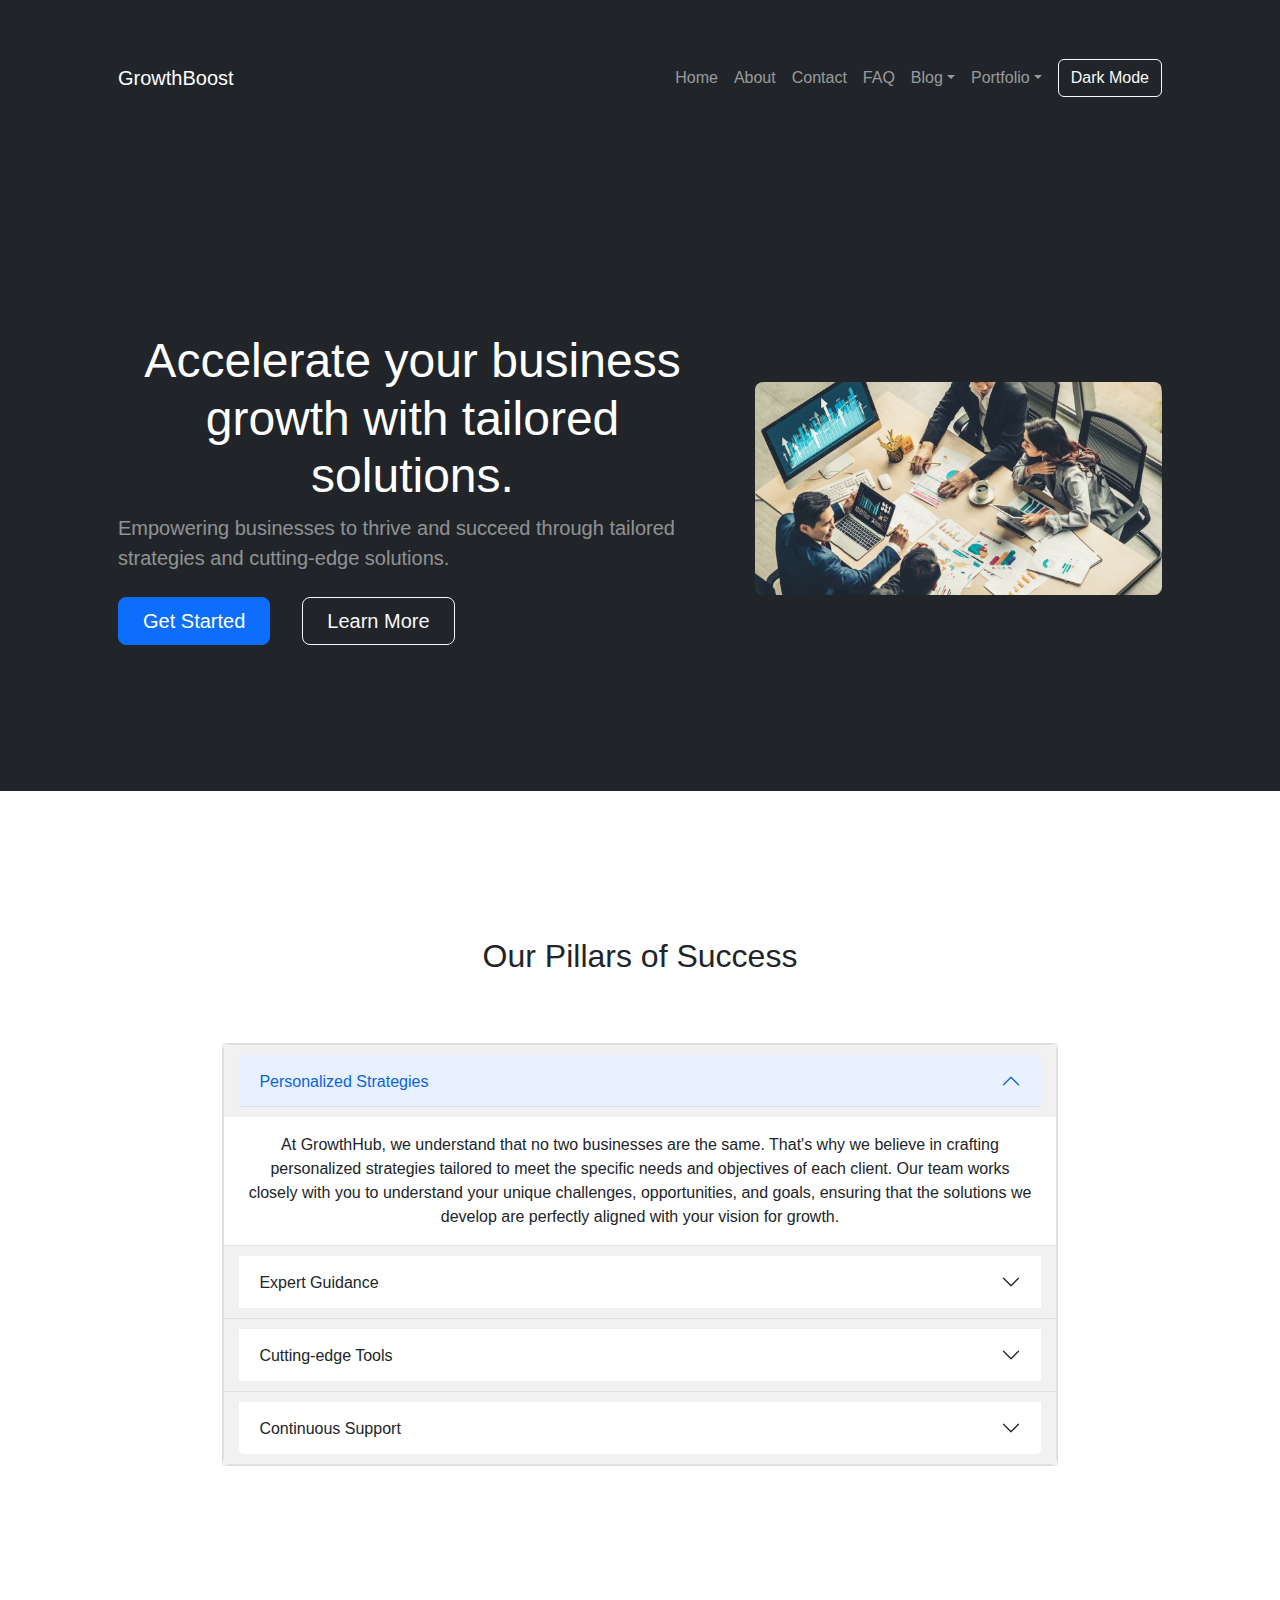
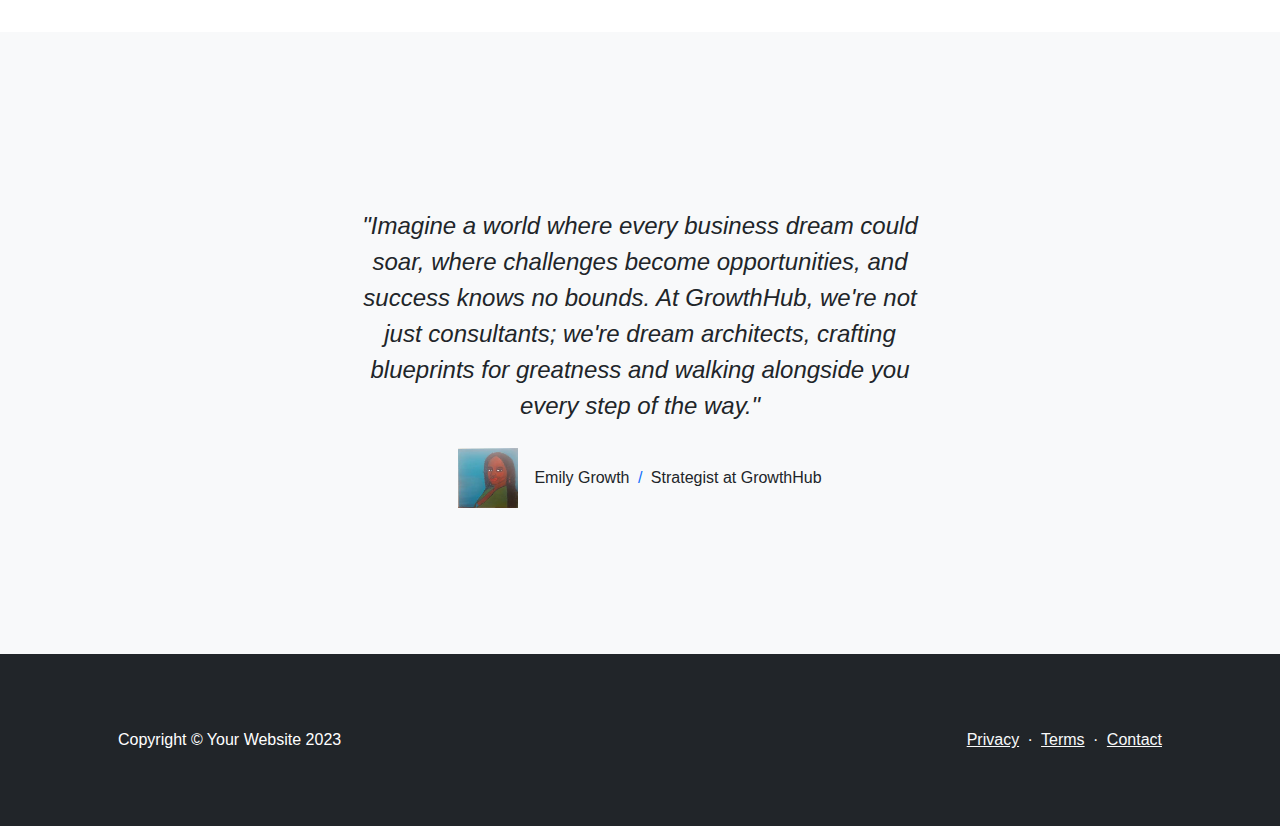
<file: Project2/index.html>
<head>
    <meta charset="utf-8" />
    <meta name="viewport" content="width=device-width, initial-scale=1, shrink-to-fit=no" />
    <meta name="description" content="" />
    <meta name="author" content="" />
    <title>Modern Business - Start Bootstrap Template</title>
    <!-- Favicon-->
    <link rel="icon" type="image/x-icon" href="assets/favicon.ico" />
    <!-- Bootstrap icons-->
    <link href="https://cdn.jsdelivr.net/npm/bootstrap-icons@1.5.0/font/bootstrap-icons.css" rel="stylesheet" />
    <!-- Core theme CSS (includes Bootstrap)-->
    <link href="css/styles.css" rel="stylesheet" />
    <link href="css/dark-mode.css" rel="stylesheet" />
    <style>
        .center-content {
            text-align: center;
        }
        .feature {
            margin: 0 auto 1.5rem auto;
        }
        .feature, .h5 {
            max-width: 150px;
        }
    </style>
</head>
<body class="d-flex flex-column h-100">
    <main class="flex-shrink-0">
        <!-- Navigation-->
        <nav class="navbar navbar-expand-lg navbar-dark bg-dark">
            <div class="container px-5">
                <a class="navbar-brand" href="index.html">GrowthBoost</a>
                <button class="navbar-toggler" type="button" data-bs-toggle="collapse" data-bs-target="#navbarSupportedContent" aria-controls="navbarSupportedContent" aria-expanded="false" aria-label="Toggle navigation"><span class="navbar-toggler-icon"></span></button>
                <div class="collapse navbar-collapse" id="navbarSupportedContent">
                    <ul class="navbar-nav ms-auto mb-2 mb-lg-0">
                        <li class="nav-item"><a class="nav-link" href="index.html">Home</a></li>
                        <li class="nav-item"><a class="nav-link" href="about.html">About</a></li>
                        <li class="nav-item"><a class="nav-link" href="contact.html">Contact</a></li>
                        <li class="nav-item"><a class="nav-link" href="faq.html">FAQ</a></li>
                        <li class="nav-item dropdown">
                            <a class="nav-link dropdown-toggle" id="navbarDropdownBlog" href="#" role="button" data-bs-toggle="dropdown" aria-expanded="false">Blog</a>
                            <ul class="dropdown-menu dropdown-menu-end" aria-labelledby="navbarDropdownBlog">
                                <li><a class="dropdown-item" href="blog-home.html">Blog Home</a></li>
                                <li><a class="dropdown-item" href="blog-post.html">Blog Post</a></li>
                            </ul>
                        </li>
                        <li class="nav-item dropdown">
                            <a class="nav-link dropdown-toggle" id="navbarDropdownPortfolio" href="#" role="button" data-bs-toggle="dropdown" aria-expanded="false">Portfolio</a>
                            <ul class="dropdown-menu dropdown-menu-end" aria-labelledby="navbarDropdownPortfolio">
                                <li><a class="dropdown-item" href="portfolio-overview.html">Portfolio Overview</a></li>
                                <li><a class="dropdown-item" href="portfolio-item.html">Portfolio Item</a></li>
                            </ul>
                        </li>
                    </ul>
                    <button id="darkModeToggle" class="btn btn-outline-light ms-2">Dark Mode</button>
                </div>
            </div>
        </nav>

        <!-- Home -->
        <header class="bg-dark py-5">
            <div class="container px-5">
                <div class="row gx-5 align-items-center justify-content-center">
                    <div class="col-lg-8 col-xl-7 col-xxl-6">
                        <div class="my-5 text-center text-xl-start">
                            <h1 class="display-5 fw-bolder text-white mb-2">Accelerate your business growth with tailored solutions.</h1>
                            <p class="lead fw-normal text-white-50 mb-4">Empowering businesses to thrive and succeed through tailored strategies and cutting-edge solutions.</p>
                            <div class="d-grid gap-3 d-sm-flex justify-content-sm-center justify-content-xl-start">
                                <a class="btn btn-primary btn-lg px-4 me-sm-3" href="#features">Get Started</a>
                                <a class="btn btn-outline-light btn-lg px-4" href="#!">Learn More</a>
                            </div>
                        </div>
                    </div>
                    <div class="col-xl-5 col-xxl-6 d-none d-xl-block text-center"><img class="img-fluid rounded-3 my-5" src="images/office.jpg" alt="..." /></div>
                </div>
            </div>
        </header>
        <!-- Features section-->
        <section class="py-5" id="features">
            <div class="container px-5 my-5 center-content">
                <div class="row gx-5 justify-content-center">
                    <div class="col-lg-8 mb-5 mb-lg-0">
                        <h2 class="fw-bolder mb-0">Our Pillars of Success</h2>
                    </div>
                </div>
                <div class="row gx-5 row-cols-1 row-cols-md-2 row-cols-lg-3 justify-content-center">
                    <div class="col mb-5 h-100">
 
                    </div>
                </div>
                <!-- Accordion -->
                <div class="accordion" id="accordionExample">
                    <div class="accordion-item">
                        <h2 class="accordion-header" id="headingOne">
                            <button class="accordion-button" type="button" data-bs-toggle="collapse" data-bs-target="#collapseOne" aria-expanded="true" aria-controls="collapseOne">
                                Personalized Strategies
                            </button>
                        </h2>
                        <div id="collapseOne" class="accordion-collapse collapse show" aria-labelledby="headingOne" data-bs-parent="#accordionExample">
                            <div class="accordion-body">
                                At GrowthHub, we understand that no two businesses are the same. That's why we believe in crafting personalized strategies tailored to meet the specific needs and objectives of each client. Our team works closely with you to understand your unique challenges, opportunities, and goals, ensuring that the solutions we develop are perfectly aligned with your vision for growth.
                            </div>
                        </div>
                    </div>
                    <div class="accordion-item">
                        <h2 class="accordion-header" id="headingTwo">
                            <button class="accordion-button collapsed" type="button" data-bs-toggle="collapse" data-bs-target="#collapseTwo" aria-expanded="false" aria-controls="collapseTwo">
                                Expert Guidance
                            </button>
                        </h2>
                        <div id="collapseTwo" class="accordion-collapse collapse" aria-labelledby="headingTwo" data-bs-parent="#accordionExample">
                            <div class="accordion-body">
                                Gain access to the insights and expertise of our seasoned professionals who are dedicated to helping your business thrive. Our team of industry experts brings years of experience and a deep understanding of market trends, best practices, and innovative strategies. Whether you're navigating a complex business landscape or seeking guidance on strategic decisions, you can trust our experts to provide the support and direction you need to succeed.</div>
                        </div>
                    </div>
                    <div class="accordion-item">
                        <h2 class="accordion-header" id="headingThree">
                            <button class="accordion-button collapsed" type="button" data-bs-toggle="collapse" data-bs-target="#collapseThree" aria-expanded="false" aria-controls="collapseThree">
                                Cutting-edge Tools
                            </button>
                        </h2>
                        <div id="collapseThree" class="accordion-collapse collapse" aria-labelledby="headingThree" data-bs-parent="#accordionExample">
                            <div class="accordion-body">
                                Stay ahead of the curve with our suite of cutting-edge tools and technologies designed to empower your business. From advanced analytics and automation to cloud-based solutions and digital platforms, we offer the latest tools to streamline your operations, optimize performance, and drive results. With access to these innovative resources, you can unlock new opportunities, enhance efficiency, and accelerate growth like never before.
                            </div>
                        </div>
                    </div>
                    <div class="accordion-item">
                        <h2 class="accordion-header" id="headingFour">
                            <button class="accordion-button collapsed" type="button" data-bs-toggle="collapse" data-bs-target="#collapseFour" aria-expanded="false" aria-controls="collapseFour">
                                Continuous Support
                            </button>
                        </h2>
                        <div id="collapseFour" class="accordion-collapse collapse" aria-labelledby="headingFour" data-bs-parent="#accordionExample">
                            <div class="accordion-body">
                                At GrowthHub, our commitment to your success doesn't end after implementation. We believe in building long-term partnerships with our clients, providing ongoing support and guidance every step of the way. Whether you need assistance with troubleshooting, refining strategies, or scaling your operations, our dedicated team is here to help. With our continuous support, you can navigate challenges with confidence and chart a course for sustained growth and success.
                            </div>
                        </div>
                    </div>
                </div>
                <!-- End Accordion -->
            </div>
        </section>
        <!-- Testimonial section-->
        <div class="py-5 bg-light">
            <div class="container px-5 my-5">
                <div class="row gx-5 justify-content-center">
                    <div class="col-lg-10 col-xl-7">
                        <div class="text-center">
                            <div class="fs-4 mb-4 fst-italic">"Imagine a world where every business dream could soar, where challenges become opportunities, and success knows no bounds. At GrowthHub, we're not just consultants; we're dream architects, crafting blueprints for greatness and walking alongside you every step of the way."</div>
                            <div class="d-flex align-items-center justify-content-center">
                                <img class="rounded-circle me-3" src="images/image2.jpg" alt="..." width="60" height="60" />
                                <div class="fw-bold">
                                    Emily Growth 
                                    <span class="fw-bold text-primary mx-1">/</span>
                                    Strategist at GrowthHub
                                </div>
                            </div>
                        </div>
                    </div>
                </div>
            </div>
        </div>


        



    <!-- Footer-->
    <footer class="bg-dark py-4 mt-auto">
        <div class="container px-5">
            <div class="row align-items-center justify-content-between flex-column flex-sm-row">
                <div class="col-auto"><div class="small m-0 text-white">Copyright &copy; Your Website 2023</div></div>
                <div class="col-auto">
                    <a class="link-light small" href="#!">Privacy</a>
                    <span class="text-white mx-1">&middot;</span>
                    <a class="link-light small" href="#!">Terms</a>
                    <span class="text-white mx-1">&middot;</span>
                    <a class="link-light small" href="#!">Contact</a>
                </div>
            </div>
        </div>
    </footer>
    <!-- Bootstrap core JS-->
    <script src="https://cdn.jsdelivr.net/npm/bootstrap@5.2.3/dist/js/bootstrap.bundle.min.js"></script>
    <!-- Core theme JS-->
    <script src="js/scripts.js"></script>
    <!-- Dark Mode Toggle Script -->
    <script>
        document.getElementById('darkModeToggle').addEventListener('click', function() {
            document.body.classList.toggle('dark-mode');
            if (document.body.classList.contains('dark-mode')) {
                this.textContent = 'Light Mode';
            } else {
                this.textContent = 'Dark Mode';
            }
        });
    </script>
</body>
</html>
</file>
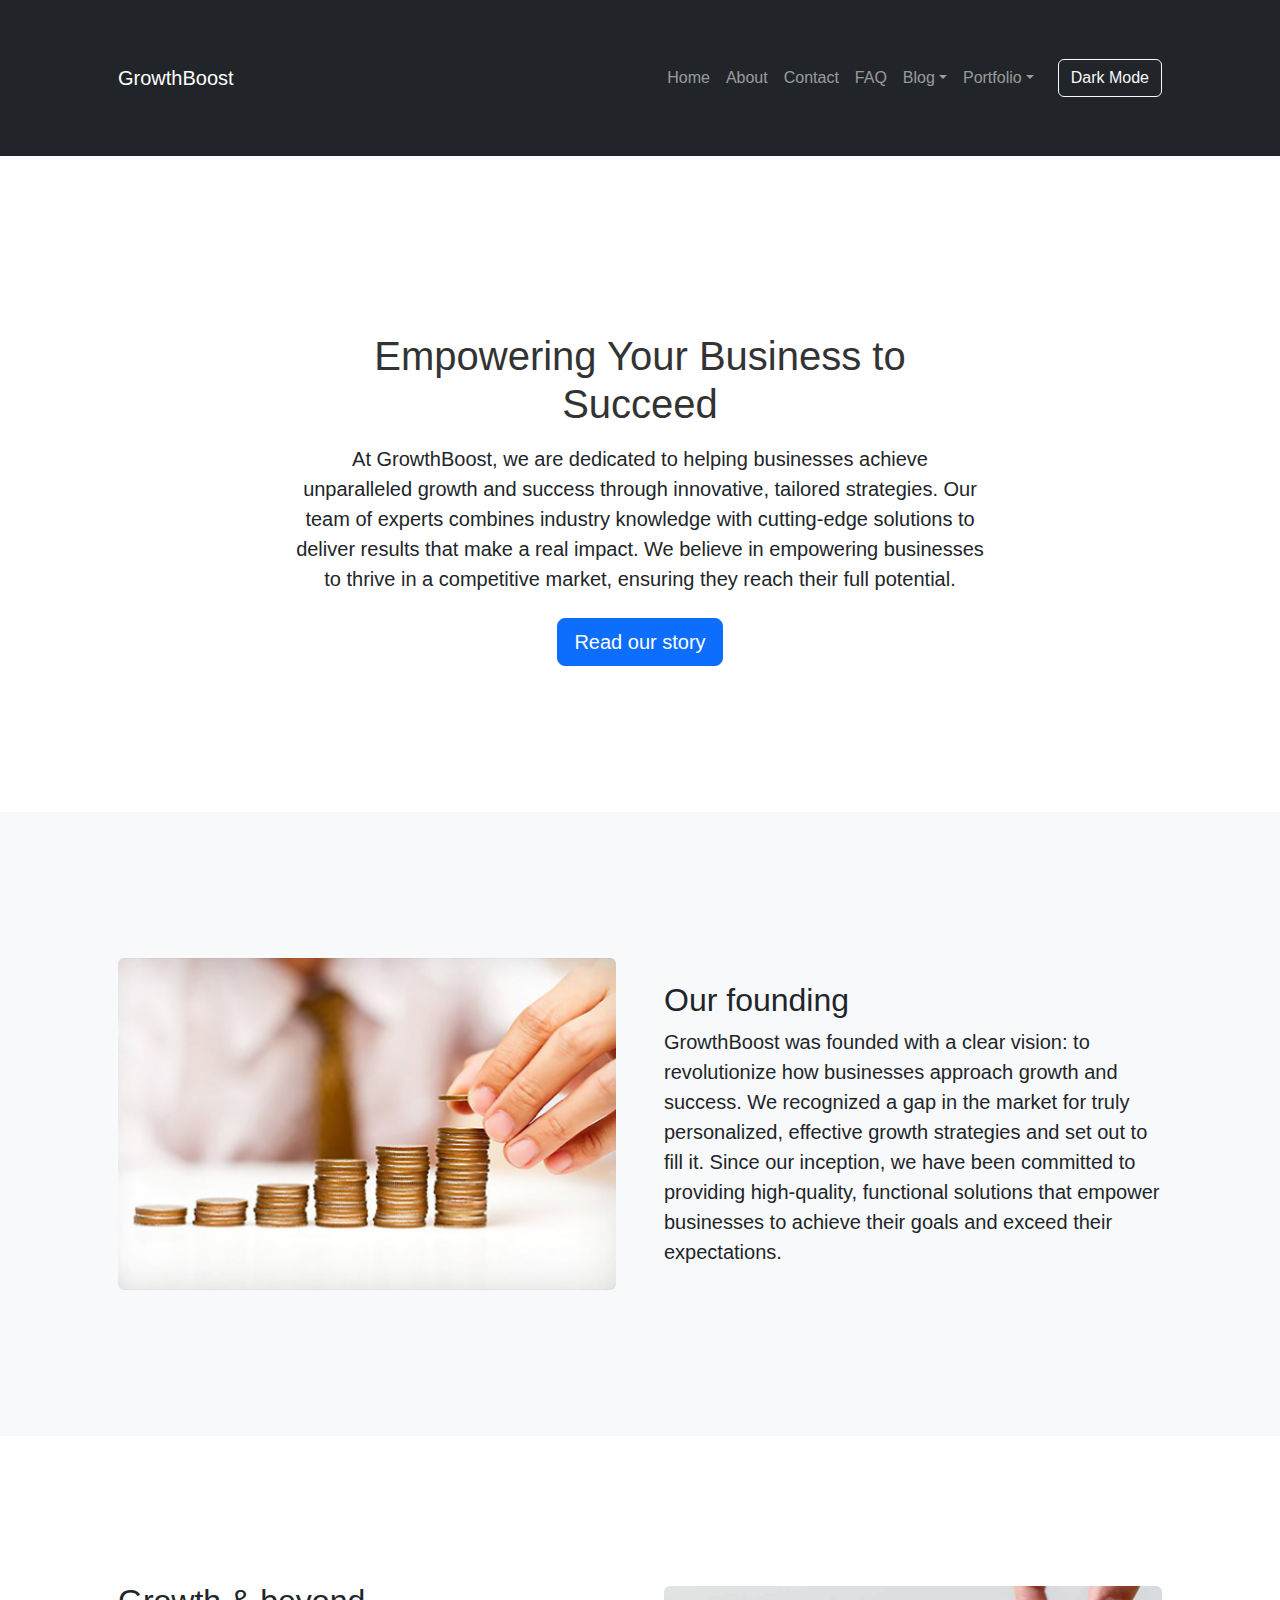
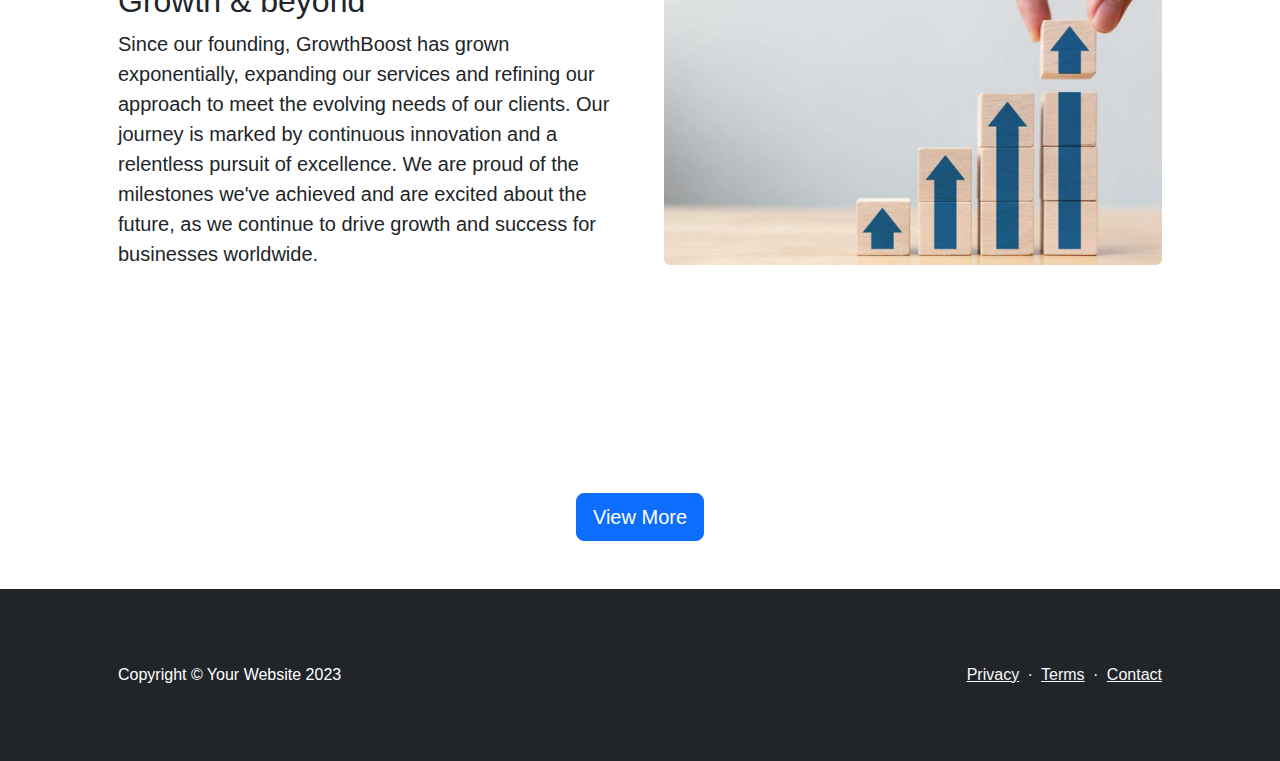
<file: Project2/about.html>
<!DOCTYPE html>
<html lang="en">
<head>
    <meta charset="utf-8" />
    <meta name="viewport" content="width=device-width, initial-scale=1, shrink-to-fit=no" />
    <meta name="description" content="" />
    <meta name="author" content="" />
    <title>Modern Business - Start Bootstrap Template</title>
    <!-- Favicon-->
    <link rel="icon" type="image/x-icon" href="assets/favicon.ico" />
    <!-- Bootstrap icons-->
    <link href="https://cdn.jsdelivr.net/npm/bootstrap-icons@1.5.0/font/bootstrap-icons.css" rel="stylesheet" />
    <!-- Core theme CSS (includes Bootstrap)-->
    <link href="css/styles.css" rel="stylesheet" />
    <!-- Dark mode CSS -->
    <link href="css/dark-mode.css" rel="stylesheet" />
    <style>
        #moreContent {
            display: none;
        }
    </style>
</head>
<body class="d-flex flex-column">
    <main class="flex-shrink-0">
        <!-- Navigation-->
        <nav class="navbar navbar-expand-lg navbar-dark bg-dark">
            <div class="container px-5">
                <a class="navbar-brand" href="index.html">GrowthBoost</a>
                <button class="navbar-toggler" type="button" data-bs-toggle="collapse" data-bs-target="#navbarSupportedContent" aria-controls="navbarSupportedContent" aria-expanded="false" aria-label="Toggle navigation"><span class="navbar-toggler-icon"></span></button>
                <div class="collapse navbar-collapse" id="navbarSupportedContent">
                    <ul class="navbar-nav ms-auto mb-2 mb-lg-0">
                        <li class="nav-item"><a class="nav-link" href="index.html">Home</a></li>
                        <li class="nav-item"><a class="nav-link" href="about.html">About</a></li>
                        <li class="nav-item"><a class="nav-link" href="contact.html">Contact</a></li>
                        <li class="nav-item"><a class="nav-link" href="faq.html">FAQ</a></li>
                        <li class="nav-item dropdown">
                            <a class="nav-link dropdown-toggle" id="navbarDropdownBlog" href="#" role="button" data-bs-toggle="dropdown" aria-expanded="false">Blog</a>
                            <ul class="dropdown-menu dropdown-menu-end" aria-labelledby="navbarDropdownBlog">
                                <li><a class="dropdown-item" href="blog-home.html">Blog Home</a></li>
                                <li><a class="dropdown-item" href="blog-post.html">Blog Post</a></li>
                            </ul>
                        </li>
                        <li class="nav-item dropdown">
                            <a class="nav-link dropdown-toggle" id="navbarDropdownPortfolio" href="#" role="button" data-bs-toggle="dropdown" aria-expanded="false">Portfolio</a>
                            <ul class="dropdown-menu dropdown-menu-end" aria-labelledby="navbarDropdownPortfolio">
                                <li><a class="dropdown-item" href="portfolio-overview.html">Portfolio Overview</a></li>
                                <li><a class="dropdown-item" href="portfolio-item.html">Portfolio Item</a></li>
                            </ul>
                    </ul>
                </div>
                <button id="darkModeToggle" class="btn btn-outline-light ms-3">Dark Mode</button>
            </div>
        </nav>
        <!-- Header-->
        <header class="py-5">
            <div class="container px-5">
                <div class="row justify-content-center">
                    <div class="col-lg-8 col-xxl-6">
                        <div class="text-center my-5">
                            <h1 class="fw-bolder mb-3">Empowering Your Business to Succeed</h1>
                            <p class="lead fw-normal text-muted mb-4">At GrowthBoost, we are dedicated to helping businesses achieve unparalleled growth and success through innovative, tailored strategies. Our team of experts combines industry knowledge with cutting-edge solutions to deliver results that make a real impact. We believe in empowering businesses to thrive in a competitive market, ensuring they reach their full potential.</p>
                            <a class="btn btn-primary btn-lg" href="#scroll-target">Read our story</a>
                        </div>
                    </div>
                </div>
            </div>
        </header>
        <!-- About section one-->
        <section class="py-5 bg-light" id="scroll-target">
            <div class="container px-5 my-5">
                <div class="row gx-5 align-items-center">
                    <div class="col-lg-6"><img class="img-fluid rounded mb-5 mb-lg-0" src="images/parebajo.jpg" alt="..." /></div>
                    <div class="col-lg-6">
                        <h2 class="fw-bolder">Our founding</h2>
                        <p class="lead fw-normal text-muted mb-0">GrowthBoost was founded with a clear vision: to revolutionize how businesses approach growth and success. We recognized a gap in the market for truly personalized, effective growth strategies and set out to fill it. Since our inception, we have been committed to providing high-quality, functional solutions that empower businesses to achieve their goals and exceed their expectations.</p>
                    </div>
                </div>
            </div>
        </section>
        <!-- About section two-->
        <section class="py-5">
            <div class="container px-5 my-5">
                <div class="row gx-5 align-items-center">
                    <div class="col-lg-6 order-first order-lg-last"><img class="img-fluid rounded mb-5 mb-lg-0" src="images/rast.jpg" alt="..." /></div>
                    <div class="col-lg-6">
                        <h2 class="fw-bolder">Growth &amp; beyond</h2>
                        <p class="lead fw-normal text-muted mb-0">Since our founding, GrowthBoost has grown exponentially, expanding our services and refining our approach to meet the evolving needs of our clients. Our journey is marked by continuous innovation and a relentless pursuit of excellence. We are proud of the milestones we've achieved and are excited about the future, as we continue to drive growth and success for businesses worldwide.                        </p>
                    </div>
                </div>
            </div>
        </section>
        <!-- View More section -->
        <div id="moreContent">
            <!-- Additional content section one-->
            <section class="py-5">
                <div class="container px-5 my-5">
                    <div class="row gx-5 align-items-center">
                        <div class="col-lg-6"><img class="img-fluid rounded mb-5 mb-lg-0" src="images/smisli.jpg" alt="..." /></div>
                        <div class="col-lg-6">
                            <h2 class="fw-bolder">Our Commitment to Innovation</h2>
                            <p class="lead fw-normal text-muted mb-0">At GrowthBoost, innovation is at the core of everything we do. We stay ahead of industry trends and leverage the latest technologies to provide our clients with cutting-edge solutions. Our commitment to continuous improvement ensures that we always deliver the most effective strategies to help businesses thrive in a dynamic market.</p>
                        </div>
                    </div>
                </div>
            </section>
            <!-- Additional content section two-->
            <section class="py-5 bg-light">
                <div class="container px-5 my-5">
                    <div class="row gx-5 align-items-center">
                        <div class="col-lg-6 order-first order-lg-last"><img class="img-fluid rounded mb-5 mb-lg-0" src="images/kupac.jpg" alt="..." /></div>
                        <div class="col-lg-6">
                            <h2 class="fw-bolder">Client-Centric Approach</h2>
                            <p class="lead fw-normal text-muted mb-0">Our clients are at the heart of our business. We take the time to understand their unique challenges and goals, tailoring our services to meet their specific needs. Our client-centric approach ensures that we build lasting partnerships based on trust, transparency, and mutual success.</p>
                        </div>
                    </div>
                </div>
            </section>
            <!-- Team members section-->
            <section class="py-5 bg-light">
                <div class="container px-5 my-5">
                    <div class="text-center">
                        <h2 class="fw-bolder">Our team</h2>
                        <p class="lead fw-normal text-muted mb-5">Dedicated to quality and your success</p>
                    </div>
                    <div class="row gx-5 row-cols-1 row-cols-sm-2 row-cols-xl-4 justify-content-center">
                        <div class="col mb-5 mb-5 mb-xl-0">
                            <div class="text-center">
                                <img class="img-fluid rounded-circle mb-4 px-4" src="images/nedzad.jpg" alt="..." width="400" height="600" />
                                <h5 class="fw-bolder">Ibbie Eckart</h5>
                                <div class="fst-italic text-muted">Founder &amp; CEO</div>
                            </div>
                        </div>
                        <div class="col mb-5 mb-5 mb-xl-0">
                            <div class="text-center">
                                <img class="img-fluid rounded-circle mb-4 px-4" src="images/nedzad.jpg" alt="..." width="400" height="600" />
                                <h5 class="fw-bolder">Arden Vasek</h5>
                                <div class="fst-italic text-muted">CFO</div>
                            </div>
                        </div>
                        <div class="col mb-5 mb-5 mb-sm-0">
                            <div class="text-center">
                                <img class="img-fluid rounded-circle mb-4 px-4" src="images/nedzad.jpg"..." width="400" height="600"  />
                                <h5 class="fw-bolder">Toribio Nerthus</h5>
                                <div class="fst-italic text-muted">Operations Manager</div>
                            </div>
                        </div>
                        <div class="col mb-5">
                            <div class="text-center">
                                <img class="img-fluid rounded-circle mb-4 px-4" src="images/nedzad.jpg" alt="..." width="400" height="600"  />
                                <h5 class="fw-bolder">Malvina Cilla</h5>
                                <div class="fst-italic text-muted">CTO</div>
                            </div>
                        </div>
                    </div>
                </div>
            </section>
        </div>
        <div class="text-center my-5">
            <button id="viewMoreBtn" class="btn btn-primary btn-lg">View More</button>
        </div>
    </main>
    <!-- Footer-->
    <footer class="bg-dark py-4 mt-auto">
        <div class="container px-5">
            <div class="row align-items-center justify-content-between flex-column flex-sm-row">
                <div class="col-auto"><div class="small m-0 text-white">Copyright &copy; Your Website 2023</div></div>
                <div class="col-auto">
                    <a class="link-light small" href="#!">Privacy</a>
                    <span class="text-white mx-1">&middot;</span>
                    <a class="link-light small" href="#!">Terms</a>
                    <span class="text-white mx-1">&middot;</span>
                    <a class="link-light small" href="#!">Contact</a>
                </div>
            </div>
        </div>
    </footer>
    <!-- Bootstrap core JS-->
    <script src="https://cdn.jsdelivr.net/npm/bootstrap@5.2.3/dist/js/bootstrap.bundle.min.js"></script>
    <!-- Core theme JS-->
    <script src="js/scripts.js"></script>
    <!-- Dark mode toggle script -->
    <script>
        document.getElementById('darkModeToggle').addEventListener('click', function() {
            document.body.classList.toggle('dark-mode');
        });

        document.getElementById('viewMoreBtn').addEventListener('click', function() {
            const moreContent = document.getElementById('moreContent');
            if (moreContent.style.display === 'none' || moreContent.style.display === '') {
                moreContent.style.display = 'block';
                this.textContent = 'View Less';
            } else {
                moreContent.style.display = 'none';
                this.textContent = 'View More';
            }
        });
    </script>
</body>
</html>
</file>
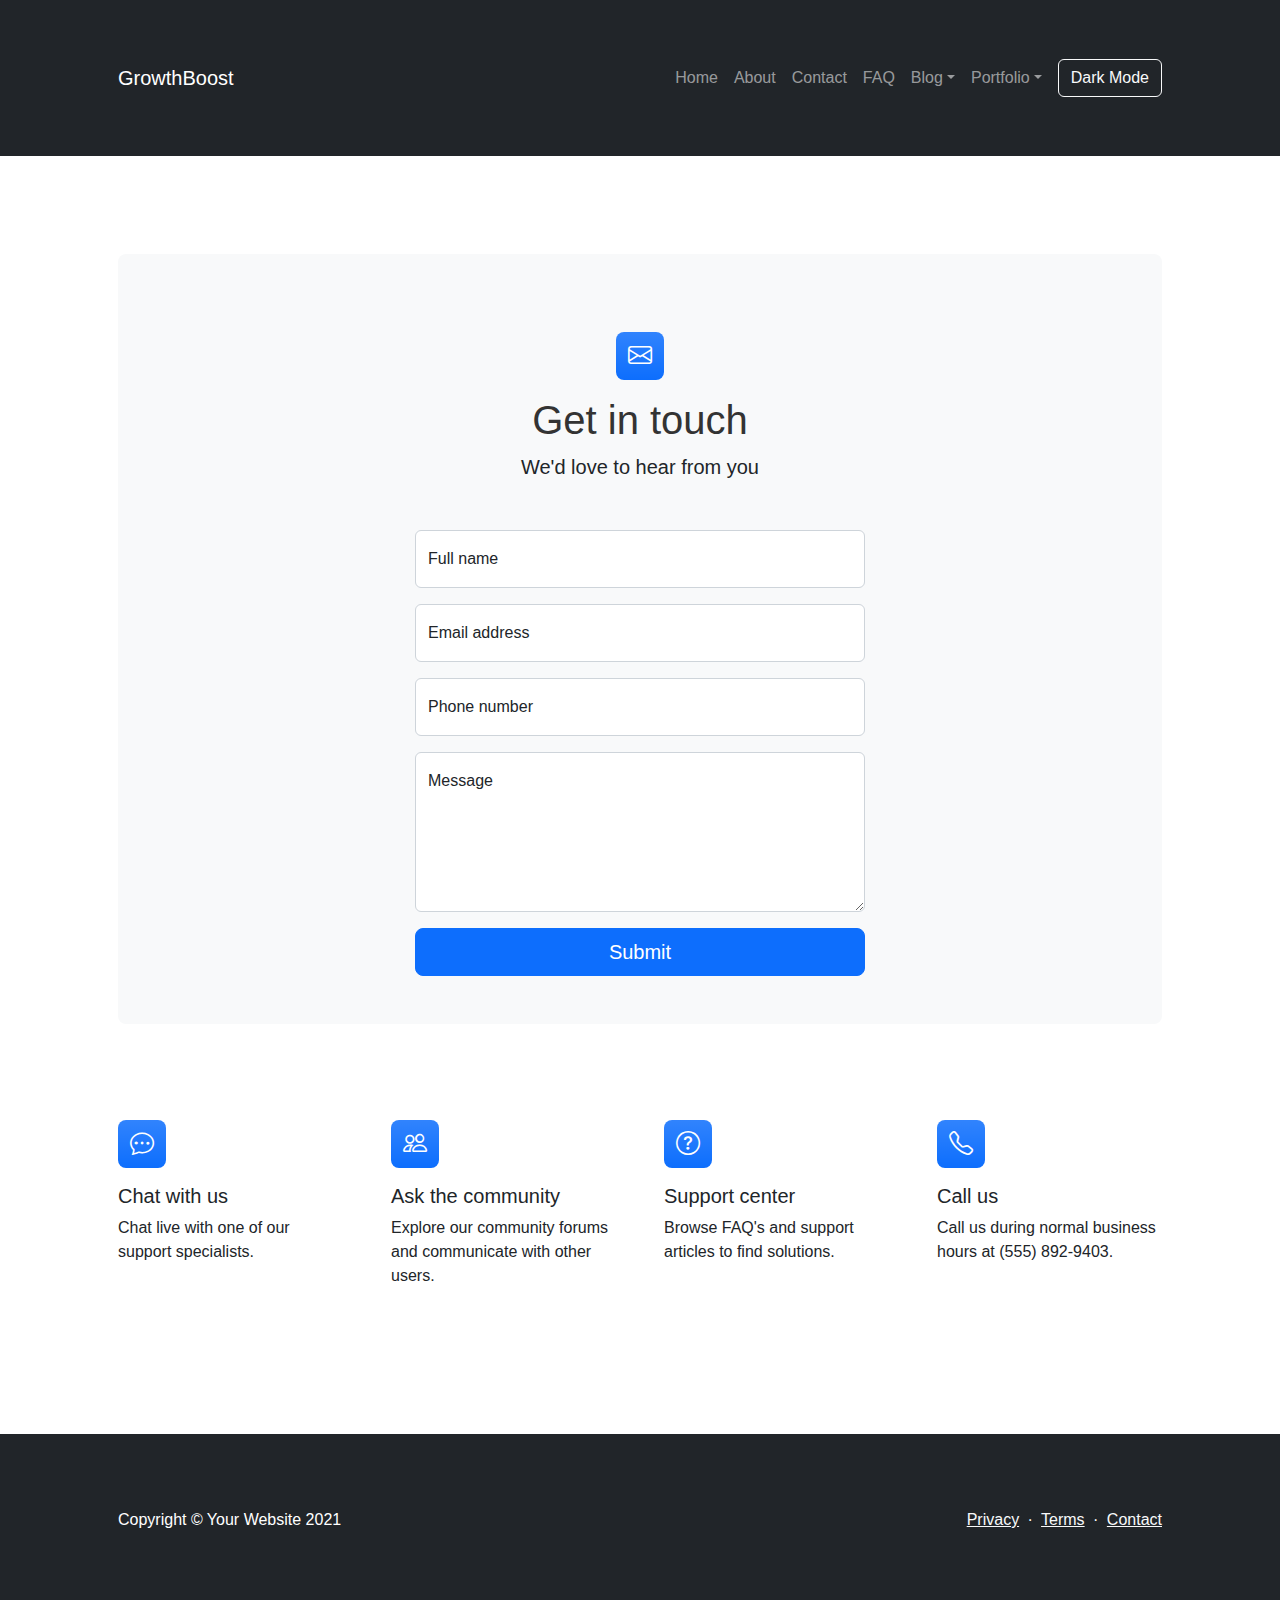
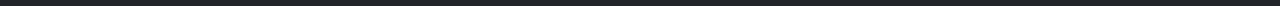
<file: Project2/contact.html>
<!DOCTYPE html>
<html lang="en">
<head>
    <meta charset="utf-8" />
    <meta name="viewport" content="width=device-width, initial-scale=1, shrink-to-fit=no" />
    <meta name="description" content />
    <meta name="author" content />
    <title>Modern Business - Start Bootstrap Template</title>
    <!-- Favicon-->
    <link rel="icon" type="image/x-icon" href="assets/favicon.ico" />
    <!-- Bootstrap icons-->
    <link href="https://cdn.jsdelivr.net/npm/bootstrap-icons@1.5.0/font/bootstrap-icons.css" rel="stylesheet" />
    <!-- Core theme CSS (includes Bootstrap)-->
    <link href="css/styles.css" rel="stylesheet" />
    <link href="css/dark-mode.css" rel="stylesheet" />
</head>
<body class="d-flex flex-column">
    <main class="flex-shrink-0">
        <!-- Navigation-->
        <nav class="navbar navbar-expand-lg navbar-dark bg-dark">
            <div class="container px-5">
                <a class="navbar-brand" href="index.html">GrowthBoost</a>
                <button class="navbar-toggler" type="button" data-bs-toggle="collapse" data-bs-target="#navbarSupportedContent" aria-controls="navbarSupportedContent" aria-expanded="false" aria-label="Toggle navigation"><span class="navbar-toggler-icon"></span></button>
                <div class="collapse navbar-collapse" id="navbarSupportedContent">
                    <ul class="navbar-nav ms-auto mb-2 mb-lg-0">
                        <li class="nav-item"><a class="nav-link" href="index.html">Home</a></li>
                        <li class="nav-item"><a class="nav-link" href="about.html">About</a></li>
                        <li class="nav-item"><a class="nav-link" href="contact.html">Contact</a></li>
                        <li class="nav-item"><a class="nav-link" href="faq.html">FAQ</a></li>
                        <li class="nav-item dropdown">
                            <a class="nav-link dropdown-toggle" id="navbarDropdownBlog" href="#" role="button" data-bs-toggle="dropdown" aria-expanded="false">Blog</a>
                            <ul class="dropdown-menu dropdown-menu-end" aria-labelledby="navbarDropdownBlog">
                                <li><a class="dropdown-item" href="blog-home.html">Blog Home</a></li>
                                <li><a class="dropdown-item" href="blog-post.html">Blog Post</a></li>
                            </ul>
                        </li>
                        <li class="nav-item dropdown">
                            <a class="nav-link dropdown-toggle" id="navbarDropdownPortfolio" href="#" role="button" data-bs-toggle="dropdown" aria-expanded="false">Portfolio</a>
                            <ul class="dropdown-menu dropdown-menu-end" aria-labelledby="navbarDropdownPortfolio">
                                <li><a class="dropdown-item" href="portfolio-overview.html">Portfolio Overview</a></li>
                                <li><a class="dropdown-item" href="portfolio-item.html">Portfolio Item</a></li>
                            </ul>
                        </li>
                    </ul>
                    <button id="darkModeToggle" class="btn btn-outline-light ms-2">Dark Mode</button>
                </div>
            </div>
        </nav>
        <!-- Page content-->
        <section class="py-5">
            <div class="container px-5">
                <!-- Contact form-->
                <div class="bg-light rounded-3 py-5 px-4 px-md-5 mb-5">
                    <div class="text-center mb-5">
                        <div class="feature bg-primary bg-gradient text-white rounded-3 mb-3"><i class="bi bi-envelope"></i></div>
                        <h1 class="fw-bolder">Get in touch</h1>
                        <p class="lead fw-normal text-muted mb-0">We'd love to hear from you</p>
                    </div>
                    <div class="row gx-5 justify-content-center">
                        <div class="col-lg-8 col-xl-6">
                            <form id="contactForm" data-sb-form-api-token="API_TOKEN">
                                <!-- Name input-->
                                <div class="form-floating mb-3">
                                    <input class="form-control" id="name" type="text" placeholder="Enter your name..." data-sb-validations="required" />
                                    <label for="name">Full name</label>
                                    <div class="invalid-feedback" data-sb-feedback="name:required">A name is required.</div>
                                </div>
                                <!-- Email address input-->
                                <div class="form-floating mb-3">
                                    <input class="form-control" id="email" type="email" placeholder="name@example.com" data-sb-validations="required,email" />
                                    <label for="email">Email address</label>
                                    <div class="invalid-feedback" data-sb-feedback="email:required">An email is required.</div>
                                    <div class="invalid-feedback" data-sb-feedback="email:email">Email is not valid.</div>
                                </div>
                                <!-- Phone number input-->
                                <div class="form-floating mb-3">
                                    <input class="form-control" id="phone" type="tel" placeholder="(123) 456-7890" data-sb-validations="required" />
                                    <label for="phone">Phone number</label>
                                    <div class="invalid-feedback" data-sb-feedback="phone:required">A phone number is required.</div>
                                </div>
                                <!-- Message input-->
                                <div class="form-floating mb-3">
                                    <textarea class="form-control" id="message" type="text" placeholder="Enter your message here..." style="height: 10rem" data-sb-validations="required"></textarea>
                                    <label for="message">Message</label>
                                    <div class="invalid-feedback" data-sb-feedback="message:required">A message is required.</div>
                                </div>
                                <!-- Submit success message-->
                                <div class="d-none" id="submitSuccessMessage">
                                    <div class="text-center mb-3">
                                        <div class="fw-bolder">Form submission successful!</div>
                                        To activate this form, sign up at
                                        <br />
                                        <a href="https://startbootstrap.com/solution/contact-forms">https://startbootstrap.com/solution/contact-forms</a>
                                    </div>
                                </div>
                                <!-- Submit error message-->
                                <div class="d-none" id="submitErrorMessage"><div class="text-center text-danger mb-3">Error sending message!</div></div>
                                <!-- Submit Button-->
                                <div class="d-grid"><button class="btn btn-primary btn-lg" id="submitButton" type="submit">Submit</button></div>
                            </form>
                        </div>
                    </div>
                </div>
                <!-- Contact cards-->
                <div class="row gx-5 row-cols-2 row-cols-lg-4 py-5">
                    <div class="col">
                        <div class="feature bg-primary bg-gradient text-white rounded-3 mb-3"><i class="bi bi-chat-dots"></i></div>
                        <div class="h5 mb-2">Chat with us</div>
                        <p class="text-muted mb-0">Chat live with one of our support specialists.</p>
                    </div>
                    <div class="col">
                        <div class="feature bg-primary bg-gradient text-white rounded-3 mb-3"><i class="bi bi-people"></i></div>
                        <div class="h5">Ask the community</div>
                        <p class="text-muted mb-0">Explore our community forums and communicate with other users.</p>
                    </div>
                    <div class="col">
                        <div class="feature bg-primary bg-gradient text-white rounded-3 mb-3"><i class="bi bi-question-circle"></i></div>
                        <div class="h5">Support center</div>
                        <p class="text-muted mb-0">Browse FAQ's and support articles to find solutions.</p>
                    </div>
                    <div class="col">
                        <div class="feature bg-primary bg-gradient text-white rounded-3 mb-3"><i class="bi bi-telephone"></i></div>
                        <div class="h5">Call us</div>
                        <p class="text-muted mb-0">Call us during normal business hours at (555) 892-9403.</p>
                    </div>
                </div>
            </div>
        </section>
    </main>
    <!-- Footer-->
    <footer class="bg-dark py-4 mt-auto">
        <div class="container px-5">
            <div class="row align-items-center justify-content-between flex-column flex-sm-row">
                <div class="col-auto">
                    <div class="small m-0 text-white">Copyright &copy; Your Website 2021</div>
                </div>
                <div class="col-auto">
                    <a class="link-light small" href="#!">Privacy</a>
                    <span class="text-white mx-1">&middot;</span>
                    <a class="link-light small" href="#!">Terms</a>
                    <span class="text-white mx-1">&middot;</span>
                    <a class="link-light small" href="#!">Contact</a>
                </div>
            </div>
        </div>
    </footer>
    <!-- Bootstrap core JS-->
    <script src="https://cdn.jsdelivr.net/npm/bootstrap@5.1.0/dist/js/bootstrap.bundle.min.js"></script>
    <!-- Core theme JS-->
    <script src="js/scripts.js"></script>

    <script>
        document.addEventListener('DOMContentLoaded', function () {
            const form = document.getElementById('contactForm');

            form.addEventListener('submit', function (e) {
                e.preventDefault(); // Prevent default form submission

                // Collect form data
                const formData = new FormData(form);

                // Simulate AJAX form submission
                fetch('https://example.com/api/contact', {
                    method: 'POST',
                    body: formData
                })
                .then(response => response.json())
                .then(data => {
                    if (data.success) {
                        // Display success message
                        document.getElementById('submitSuccessMessage').classList.remove('d-none');
                        document.getElementById('submitErrorMessage').classList.add('d-none');
                    } else {
                        // Display error message
                        document.getElementById('submitErrorMessage').classList.remove('d-none');
                        document.getElementById('submitSuccessMessage').classList.add('d-none');
                    }
                })
                .catch(error => {
                    // Display error message
                    document.getElementById('submitErrorMessage').classList.remove('d-none');
                    document.getElementById('submitSuccessMessage').classList.add('d-none');
                });
            });

            const toggleButton = document.getElementById('darkModeToggle');
            toggleButton.addEventListener('click', () => {
                document.body.classList.toggle('dark-mode');
                toggleButton.textContent = document.body.classList.contains('dark-mode') ? 'Light Mode' : 'Dark Mode';
            });
        });
    </script>
</body>
</html>
</file>
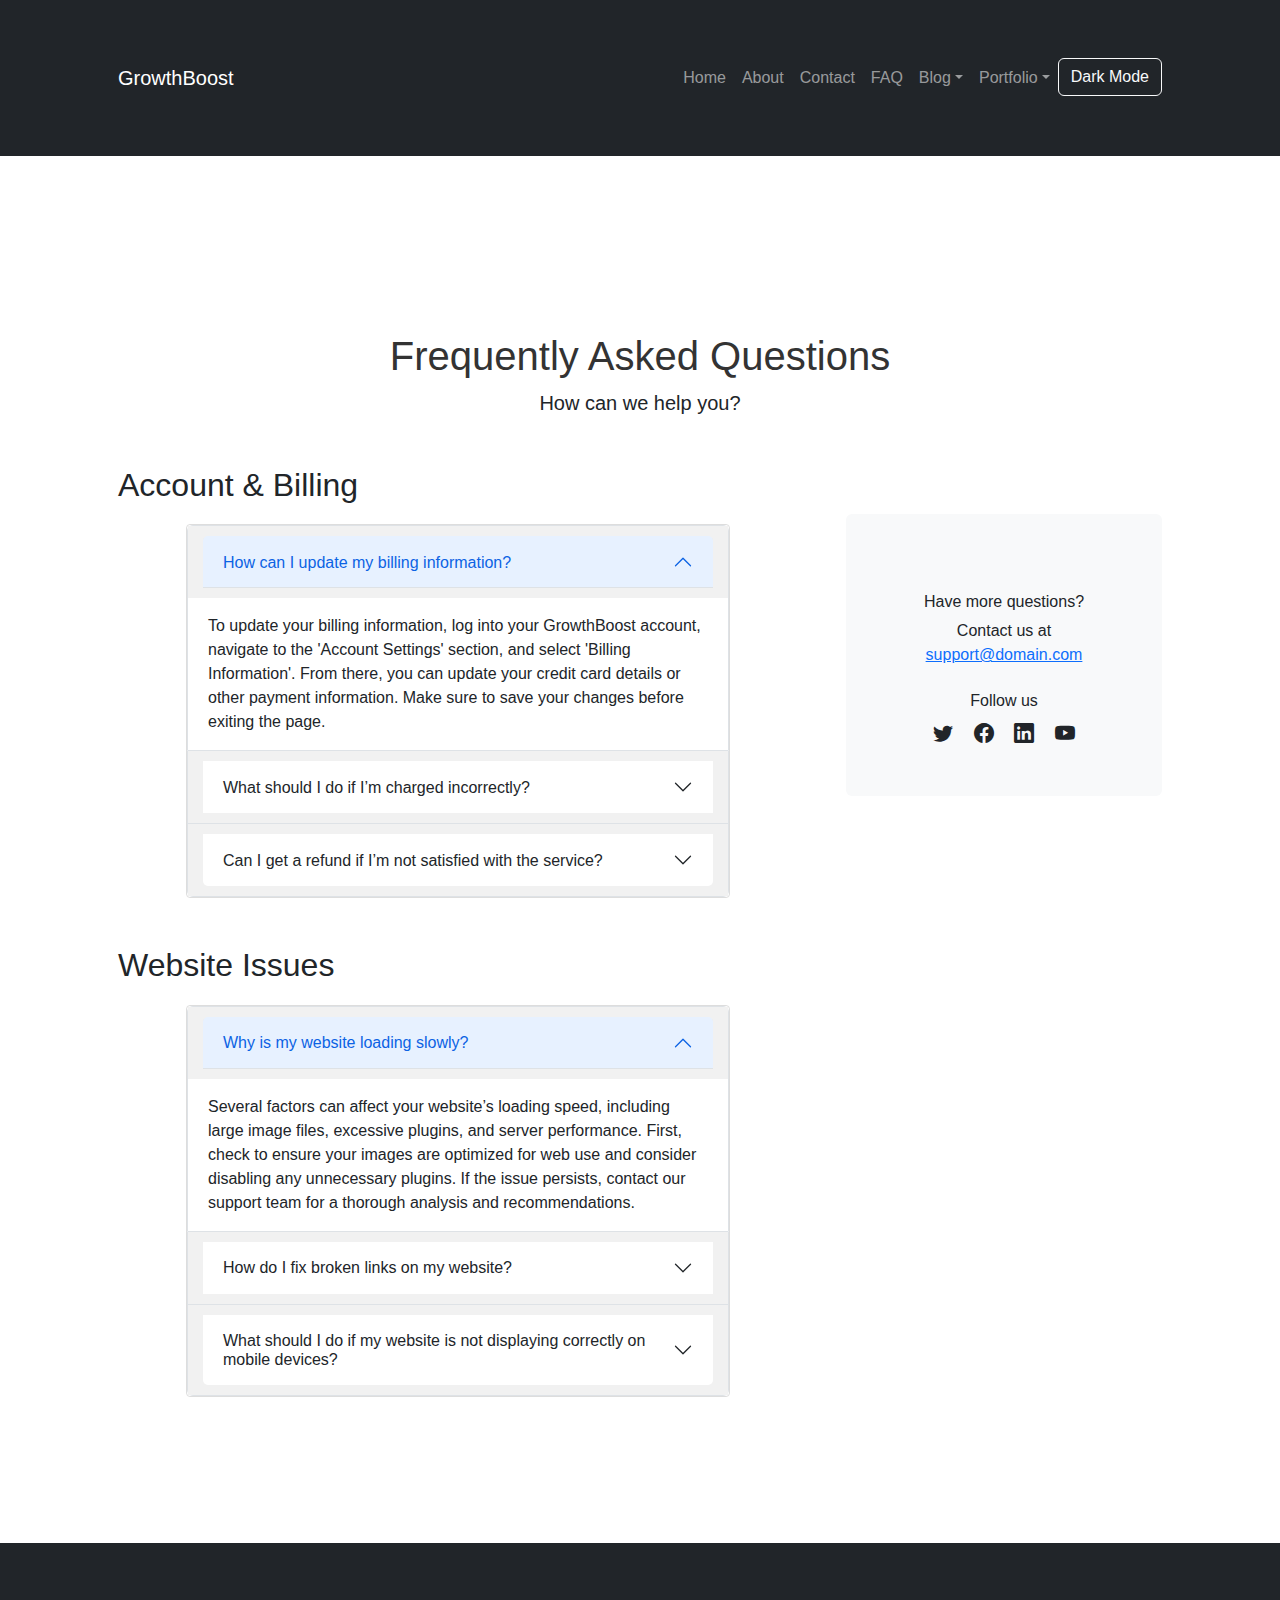
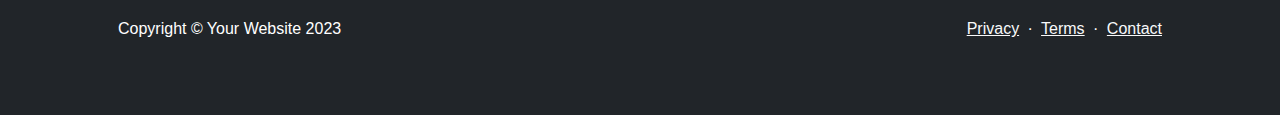
<file: Project2/faq.html>
<!DOCTYPE html>
<html lang="en">
    <head>
        <meta charset="utf-8" />
        <meta name="viewport" content="width=device-width, initial-scale=1, shrink-to-fit=no" />
        <meta name="description" content="" />
        <meta name="author" content="" />
        <title>Modern Business - Start Bootstrap Template</title>
        <!-- Favicon-->
        <link rel="icon" type="image/x-icon" href="assets/favicon.ico" />
        <!-- Bootstrap icons-->
        <link href="https://cdn.jsdelivr.net/npm/bootstrap-icons@1.5.0/font/bootstrap-icons.css" rel="stylesheet" />
        <!-- Core theme CSS (includes Bootstrap)-->
        <link href="css/styles.css" rel="stylesheet" />
        <!-- Dark mode CSS-->
        <link href="css/dark-mode.css" rel="stylesheet" />
    </head>
    <body class="d-flex flex-column h-100">
        <main class="flex-shrink-0">
            <!-- Navigation-->
            <nav class="navbar navbar-expand-lg navbar-dark bg-dark">
                <div class="container px-5">
                    <a class="navbar-brand" href="index.html">GrowthBoost</a>
                    <button class="navbar-toggler" type="button" data-bs-toggle="collapse" data-bs-target="#navbarSupportedContent" aria-controls="navbarSupportedContent" aria-expanded="false" aria-label="Toggle navigation"><span class="navbar-toggler-icon"></span></button>
                    <div class="collapse navbar-collapse" id="navbarSupportedContent">
                        <ul class="navbar-nav ms-auto mb-2 mb-lg-0">
                            <li class="nav-item"><a class="nav-link" href="index.html">Home</a></li>
                            <li class="nav-item"><a class="nav-link" href="about.html">About</a></li>
                            <li class="nav-item"><a class="nav-link" href="contact.html">Contact</a></li>
                            <li class="nav-item"><a class="nav-link" href="faq.html">FAQ</a></li>
                            <li class="nav-item dropdown">
                                <a class="nav-link dropdown-toggle" id="navbarDropdownBlog" href="#" role="button" data-bs-toggle="dropdown" aria-expanded="false">Blog</a>
                                <ul class="dropdown-menu dropdown-menu-end" aria-labelledby="navbarDropdownBlog">
                                    <li><a class="dropdown-item" href="blog-home.html">Blog Home</a></li>
                                    <li><a class="dropdown-item" href="blog-post.html">Blog Post</a></li>
                                </ul>
                            </li>
                            <li class="nav-item dropdown">
                                <a class="nav-link dropdown-toggle" id="navbarDropdownPortfolio" href="#" role="button" data-bs-toggle="dropdown" aria-expanded="false">Portfolio</a>
                                <ul class="dropdown-menu dropdown-menu-end" aria-labelledby="navbarDropdownPortfolio">
                                    <li><a class="dropdown-item" href="portfolio-overview.html">Portfolio Overview</a></li>
                                    <li><a class="dropdown-item" href="portfolio-item.html">Portfolio Item</a></li>
                                </ul>
                            </li>
                            <li class="nav-item">
                                <button id="darkModeToggle" class="btn btn-outline-light">Dark Mode</button>
                            </li>
                        </ul>
                    </div>
                </div>
            </nav>
            <!-- Page Content-->
            <section class="py-5">
                <div class="container px-5 my-5">
                    <div class="text-center mb-5">
                        <h1 class="fw-bolder">Frequently Asked Questions</h1>
                        <p class="lead fw-normal text-muted mb-0">How can we help you?</p>
                    </div>
                    <div class="row gx-5">
                        <div class="col-xl-8">
                            <!-- FAQ Accordion 1-->
                            <h2 class="fw-bolder mb-3">Account &amp; Billing</h2>
                            <div class="accordion mb-5" id="accordionExample">
                                <div class="accordion-item">
                                    <h3 class="accordion-header" id="headingOne"><button class="accordion-button" type="button" data-bs-toggle="collapse" data-bs-target="#collapseOne" aria-expanded="true" aria-controls="collapseOne">How can I update my billing information?</button></h3>
                                    <div class="accordion-collapse collapse show" id="collapseOne" aria-labelledby="headingOne" data-bs-parent="#accordionExample">
                                        <div class="accordion-body">
                                            <strong></strong>
                                            To update your billing information, log into your GrowthBoost account, navigate to the 'Account Settings' section, and select 'Billing Information'. From there, you can update your credit card details or other payment information. Make sure to save your changes before exiting the page.
                                        </div>
                                    </div>
                                </div>
                                <div class="accordion-item">
                                    <h3 class="accordion-header" id="headingTwo"><button class="accordion-button collapsed" type="button" data-bs-toggle="collapse" data-bs-target="#collapseTwo" aria-expanded="false" aria-controls="collapseTwo">What should I do if I’m charged incorrectly?</button></h3>
                                    <div class="accordion-collapse collapse" id="collapseTwo" aria-labelledby="headingTwo" data-bs-parent="#accordionExample">
                                        <div class="accordion-body">
                                            <strong></strong>
                                            If you believe you have been charged incorrectly, please contact our billing support team immediately. You can reach them via the 'Contact Us' page on our website or by emailing billing@growthboost.com. Provide your account details and a brief description of the issue, and we will resolve it as quickly as possible.
                                        </div>
                                    </div>
                                </div>
                                <div class="accordion-item">
                                    <h3 class="accordion-header" id="headingThree"><button class="accordion-button collapsed" type="button" data-bs-toggle="collapse" data-bs-target="#collapseThree" aria-expanded="false" aria-controls="collapseThree">Can I get a refund if I’m not satisfied with the service?</button></h3>
                                    <div class="accordion-collapse collapse" id="collapseThree" aria-labelledby="headingThree" data-bs-parent="#accordionExample">
                                        <div class="accordion-body">
                                            <strong></strong>
                                            Yes, we offer a satisfaction guarantee on our services. If you are not satisfied with the service provided, please contact our support team within 30 days of your purchase to request a refund. Our team will review your case and process the refund if it meets our policy criteria.
                                        </div>
                                    </div>
                                </div>
                            </div>
                            <!-- FAQ Accordion 2-->
                            <h2 class="fw-bolder mb-3">Website Issues</h2>
                            <div class="accordion mb-5 mb-xl-0" id="accordionExample2">
                                <div class="accordion-item">
                                    <h3 class="accordion-header" id="headingOne"><button class="accordion-button" type="button" data-bs-toggle="collapse" data-bs-target="#collapseOne2" aria-expanded="true" aria-controls="collapseOne2">Why is my website loading slowly?</button></h3>
                                    <div class="accordion-collapse collapse show" id="collapseOne2" aria-labelledby="headingOne" data-bs-parent="#accordionExample2">
                                        <div class="accordion-body">
                                            <strong></strong>
                                            Several factors can affect your website’s loading speed, including large image files, excessive plugins, and server performance. First, check to ensure your images are optimized for web use and consider disabling any unnecessary plugins. If the issue persists, contact our support team for a thorough analysis and recommendations.
                                        </div>
                                    </div>
                                </div>
                                <div class="accordion-item">
                                    <h3 class="accordion-header" id="headingTwo"><button class="accordion-button collapsed" type="button" data-bs-toggle="collapse" data-bs-target="#collapseTwo2" aria-expanded="false" aria-controls="collapseTwo2">How do I fix broken links on my website?</button></h3>
                                    <div class="accordion-collapse collapse" id="collapseTwo2" aria-labelledby="headingTwo" data-bs-parent="#accordionExample2">
                                        <div class="accordion-body">
                                            <strong></strong>
                                            To fix broken links, first, identify the broken links using a tool like Google Search Console or a third-party broken link checker. Once identified, update the URLs or remove the links altogether. Regularly reviewing your site for broken links can improve user experience and SEO.
                                        </div>
                                    </div>
                                </div>
                                <div class="accordion-item">
                                    <h3 class="accordion-header" id="headingThree"><button class="accordion-button collapsed" type="button" data-bs-toggle="collapse" data-bs-target="#collapseThree2" aria-expanded="false" aria-controls="collapseThree2">What should I do if my website is not displaying correctly on mobile devices?</button></h3>
                                    <div class="accordion-collapse collapse" id="collapseThree2" aria-labelledby="headingThree" data-bs-parent="#accordionExample2">
                                        <div class="accordion-body">
                                            <strong></strong>
                                            If your website is not displaying correctly on mobile devices, it may be an issue with your site's responsive design. Check your website's theme settings to ensure it is mobile-friendly and adjust as necessary. If you need further assistance, our technical support team can help optimize your site for mobile use.
                                        </div>
                                    </div>
                                </div>
                            </div>
                        </div>
                        <div class="col-xl-4">
                            <div class="card border-0 bg-light mt-xl-5 dark-card">
                                <div class="card-body p-4 py-lg-5">
                                    <div class="d-flex align-items-center justify-content-center">
                                        <div class="text-center">
                                            <div class="h6 fw-bolder">Have more questions?</div>
                                            <p class="text-muted mb-4">
                                                Contact us at
                                                <br />
                                                <a href="#!">support@domain.com</a>
                                            </p>
                                            <div class="h6 fw-bolder">Follow us</div>
                                            <a class="fs-5 px-2 link-dark dark-link" href="#!"><i class="bi-twitter"></i></a>
                                            <a class="fs-5 px-2 link-dark dark-link" href="#!"><i class="bi-facebook"></i></a>
                                            <a class="fs-5 px-2 link-dark dark-link" href="#!"><i class="bi-linkedin"></i></a>
                                            <a class="fs-5 px-2 link-dark dark-link" href="#!"><i class="bi-youtube"></i></a>
                                        </div>
                                    </div>
                                </div>
                            </div>
                        </div>
                    </div>
                </div>
            </section>
        </main>
        <!-- Footer-->
        <footer class="bg-dark py-4 mt-auto">
            <div class="container px-5">
                <div class="row align-items-center justify-content-between flex-column flex-sm-row">
                    <div class="col-auto"><div class="small m-0 text-white">Copyright &copy; Your Website 2023</div></div>
                    <div class="col-auto">
                        <a class="link-light small" href="#!">Privacy</a>
                        <span class="text-white mx-1">&middot;</span>
                        <a class="link-light small" href="#!">Terms</a>
                        <span class="text-white mx-1">&middot;</span>
                        <a class="link-light small" href="#!">Contact</a>
                    </div>
                </div>
            </div>
        </footer>
        <!-- Bootstrap core JS-->
        <script src="https://cdn.jsdelivr.net/npm/bootstrap@5.2.3/dist/js/bootstrap.bundle.min.js"></script>
        <!-- Core theme JS-->
        <script src="js/scripts.js"></script>
        <!-- Dark mode JS-->
        <script>
            const toggleSwitch = document.getElementById('darkModeToggle');
            toggleSwitch.addEventListener('click', () => {
                document.body.classList.toggle('dark-mode');
            });
        </script>
    </body>
</html>
</file>
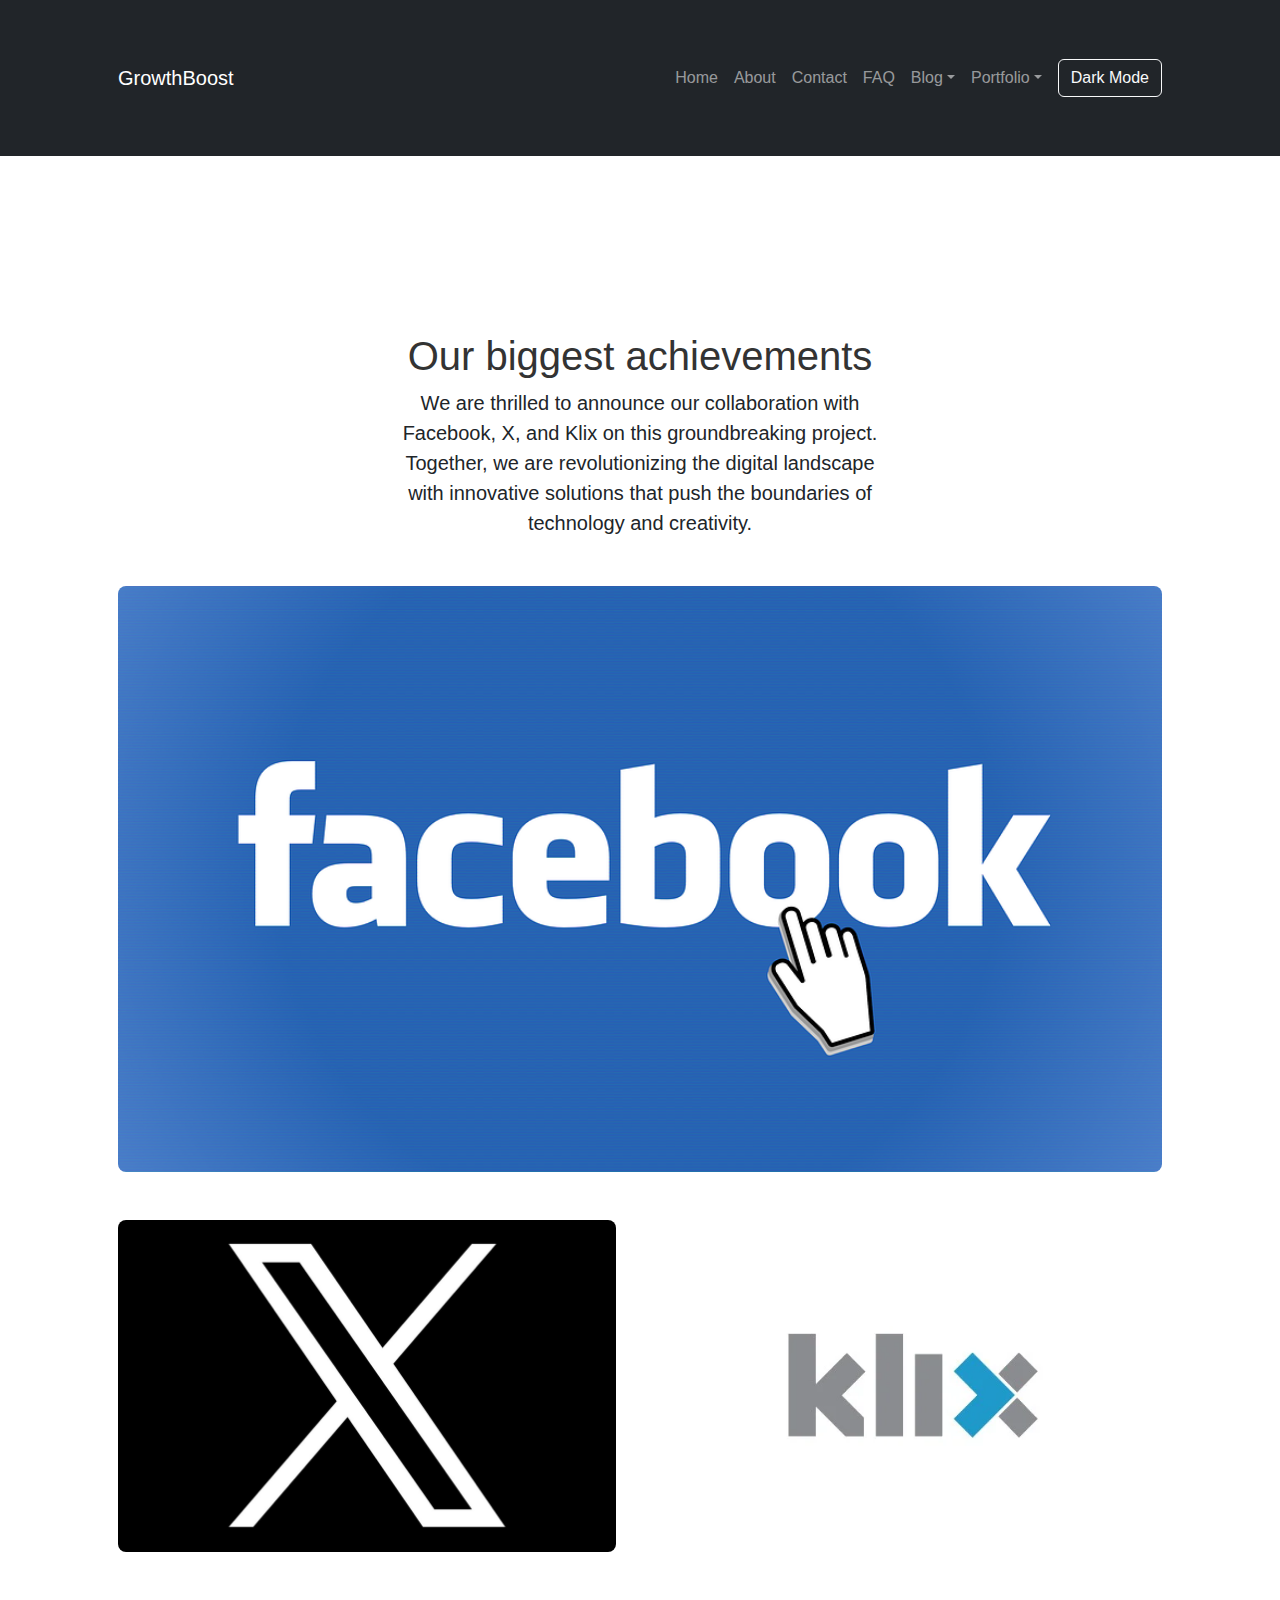
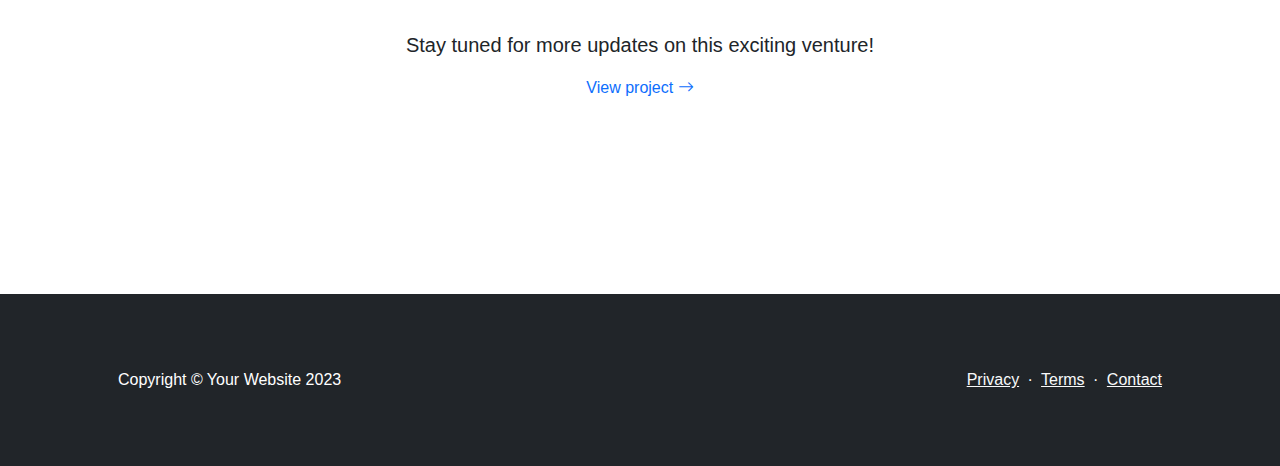
<file: Project2/portfolio-item.html>
<!DOCTYPE html>
<html lang="en">
    <head>
        <meta charset="utf-8" />
        <meta name="viewport" content="width=device-width, initial-scale=1, shrink-to-fit=no" />
        <meta name="description" content="" />
        <meta name="author" content="" />
        <title>Modern Business - Start Bootstrap Template</title>
        <!-- Favicon-->
        <link rel="icon" type="image/x-icon" href="assets/favicon.ico" />
        <!-- Bootstrap icons-->
        <link href="https://cdn.jsdelivr.net/npm/bootstrap-icons@1.5.0/font/bootstrap-icons.css" rel="stylesheet" />
        <!-- Core theme CSS (includes Bootstrap)-->
        <link href="css/styles.css" rel="stylesheet" />
        <link href="css/dark-mode.css" rel="stylesheet" />
    </head>
    <body class="d-flex flex-column h-100">
        <main class="flex-shrink-0">
            <!-- Navigation-->
            <nav class="navbar navbar-expand-lg navbar-dark bg-dark">
                <div class="container px-5">
                    <a class="navbar-brand" href="index.html">GrowthBoost</a>
                    <button class="navbar-toggler" type="button" data-bs-toggle="collapse" data-bs-target="#navbarSupportedContent" aria-controls="navbarSupportedContent" aria-expanded="false" aria-label="Toggle navigation"><span class="navbar-toggler-icon"></span></button>
                    <div class="collapse navbar-collapse" id="navbarSupportedContent">
                        <ul class="navbar-nav ms-auto mb-2 mb-lg-0">
                            <li class="nav-item"><a class="nav-link" href="index.html">Home</a></li>
                            <li class="nav-item"><a class="nav-link" href="about.html">About</a></li>
                            <li class="nav-item"><a class="nav-link" href="contact.html">Contact</a></li>
                            <li class="nav-item"><a class="nav-link" href="faq.html">FAQ</a></li>
                            <li class="nav-item dropdown">
                                <a class="nav-link dropdown-toggle" id="navbarDropdownBlog" href="#" role="button" data-bs-toggle="dropdown" aria-expanded="false">Blog</a>
                                <ul class="dropdown-menu dropdown-menu-end" aria-labelledby="navbarDropdownBlog">
                                    <li><a class="dropdown-item" href="blog-home.html">Blog Home</a></li>
                                    <li><a class="dropdown-item" href="blog-post.html">Blog Post</a></li>
                                </ul>
                            </li>
                            <li class="nav-item dropdown">
                                <a class="nav-link dropdown-toggle" id="navbarDropdownPortfolio" href="#" role="button" data-bs-toggle="dropdown" aria-expanded="false">Portfolio</a>
                                <ul class="dropdown-menu dropdown-menu-end" aria-labelledby="navbarDropdownPortfolio">
                                    <li><a class="dropdown-item" href="portfolio-overview.html">Portfolio Overview</a></li>
                                    <li><a class="dropdown-item" href="portfolio-item.html">Portfolio Item</a></li>
                                </ul>
                            </li>
                        </ul>
                        <button id="darkModeToggle" class="btn btn-outline-light ms-2">Dark Mode</button>
                    </div>
                </div>
            </nav>
            <!-- Page Content-->
            <section class="py-5">
                <div class="container px-5 my-5">
                    <div class="row gx-5 justify-content-center">
                        <div class="col-lg-6">
                            <div class="text-center mb-5">
                                <h1 class="fw-bolder">Our biggest achievements</h1>
                                <p class="lead fw-normal text-muted mb-0">We are thrilled to announce our collaboration with Facebook, X, and Klix on this groundbreaking project. Together, we are revolutionizing the digital landscape with innovative solutions that push the boundaries of technology and creativity.</p>
                            </div>
                        </div>
                    </div>
                    <div class="row gx-5">
                        <div class="col-12"><img class="img-fluid rounded-3 mb-5" src="images/facebook.jpg" alt="..." width="1300" height="700" /></div>
                        <div class="col-lg-6"><img class="img-fluid rounded-3 mb-5" src="images/x.jpg" alt="..."  /></div>
                        <div class="col-lg-6"><img class="img-fluid rounded-3 mb-5" src="images/dobarklix.jpg" alt="..." width="600" height="400"/></div>
                    </div>
                    <div class="row gx-5 justify-content-center">
                        <div class="col-lg-6">
                            <div class="text-center mb-5">
                                <p class="lead fw-normal text-muted">Stay tuned for more updates on this exciting venture!</p>
                                <a class="text-decoration-none" href="#!">
                                    View project
                                    <i class="bi-arrow-right"></i>
                                </a>
                            </div>
                        </div>
                    </div>
                </div>
            </section>
        </main>
        <!-- Footer-->
        <footer class="bg-dark py-4 mt-auto">
            <div class="container px-5">
                <div class="row align-items-center justify-content-between flex-column flex-sm-row">
                    <div class="col-auto"><div class="small m-0 text-white">Copyright &copy; Your Website 2023</div></div>
                    <div class="col-auto">
                        <a class="link-light small" href="#!">Privacy</a>
                        <span class="text-white mx-1">&middot;</span>
                        <a class="link-light small" href="#!">Terms</a>
                        <span class="text-white mx-1">&middot;</span>
                        <a class="link-light small" href="#!">Contact</a>
                    </div>
                </div>
            </div>
        </footer>
        <!-- Bootstrap core JS-->
        <script src="https://cdn.jsdelivr.net/npm/bootstrap@5.2.3/dist/js/bootstrap.bundle.min.js"></script>
        <!-- Core theme JS-->
        <script src="js/scripts.js"></script>
        <!-- Dark Mode Toggle Script -->
        <script>
            document.getElementById('darkModeToggle').addEventListener('click', function() {
                document.body.classList.toggle('dark-mode');
                if (document.body.classList.contains('dark-mode')) {
                    this.textContent = 'Light Mode';
                } else {
                    this.textContent = 'Dark Mode';
                }
            });
        </script>
    </body>
</html>
</file>
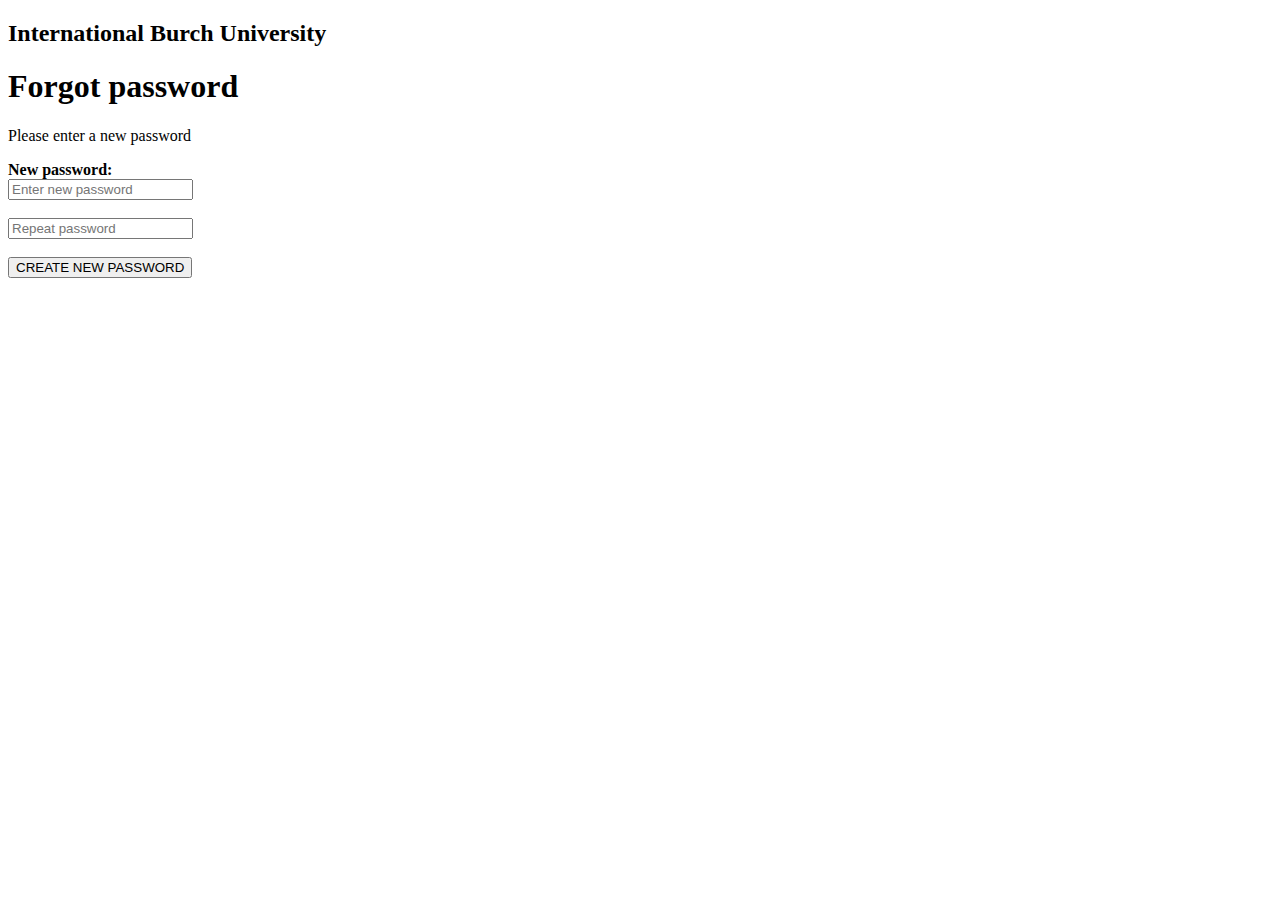
<file: Labs/Lab2/forgot_info.html>
<!DOCTYPE html>
<html lang="en">
<head>
    <meta charset="UTF-8">
    <meta name="viewport" content="width=device-width, initial-scale=1.0">
    <title>Forgot</title>
</head>
<body>

    <h2>International Burch University</h2>
    <h1>Forgot password</h1>
    <p>Please enter a new password</p>
    <form action="/action_page.php">
        <label for="password"><b>New password:</b></label><br>
        <input type="password" name="pas" id="pas" placeholder="Enter new password"><br><br>
        <input type="password" name="pas" id="pas" placeholder="Repeat password"><br>
    </form>
    <br>
    <a href="login_page.html"> <input type="submit" value="CREATE NEW PASSWORD"></a>


</body>
</html>
</file>
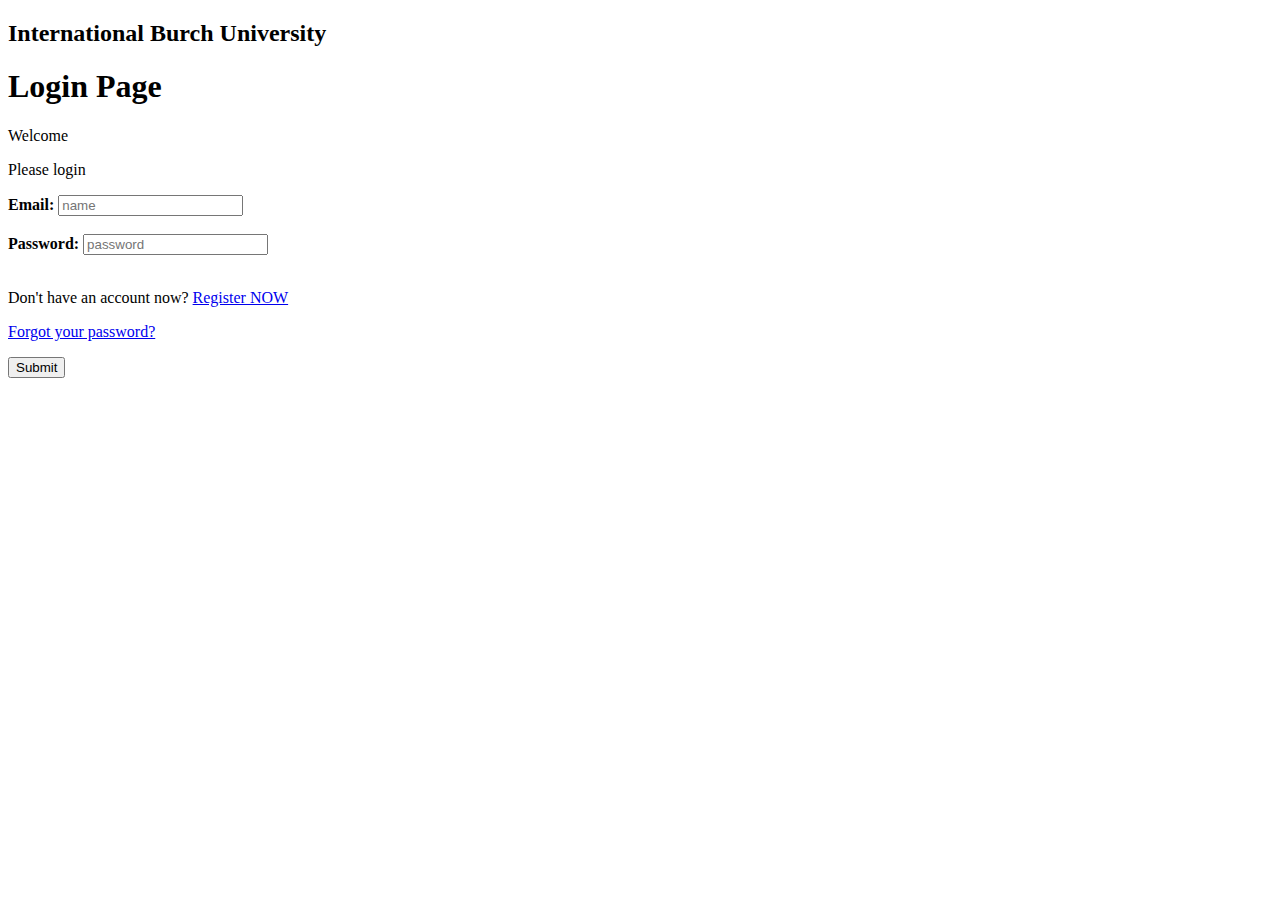
<file: Labs/Lab2/login_page.html>
<!DOCTYPE html>
<html lang="en">
<head>
    <meta charset="UTF-8">
    <meta name="viewport" content="width=device-width, initial-scale=1.0">
    <title>Login</title>
</head>
<body>

    <h2>International Burch University</h2>
    <h1>Login Page</h1>
    <p>Welcome</p>
    <p>Please login</p>
    <form action="/action_page.php">
        <label for="fname"><b>Email:</b></label>
        <input type="text" id="fname" name="fname" placeholder="name" required><br><br>
        <label for="lname"><b>Password:</b></label>
        <input type="password" id="lname" name="lname" placeholder="password" required><br><br>
      </form> 

      <p>Don't have an account now? <a href="registratio_page.html" target="_blank">Register NOW</a></p>
      <p><a href="forgot_info.html" target="_blank">Forgot your password?</a></p>
        <a href="success.html" target="_blank"> <input type="submit" name="sub" id="sub"></a>

</body>
</html>
</file>
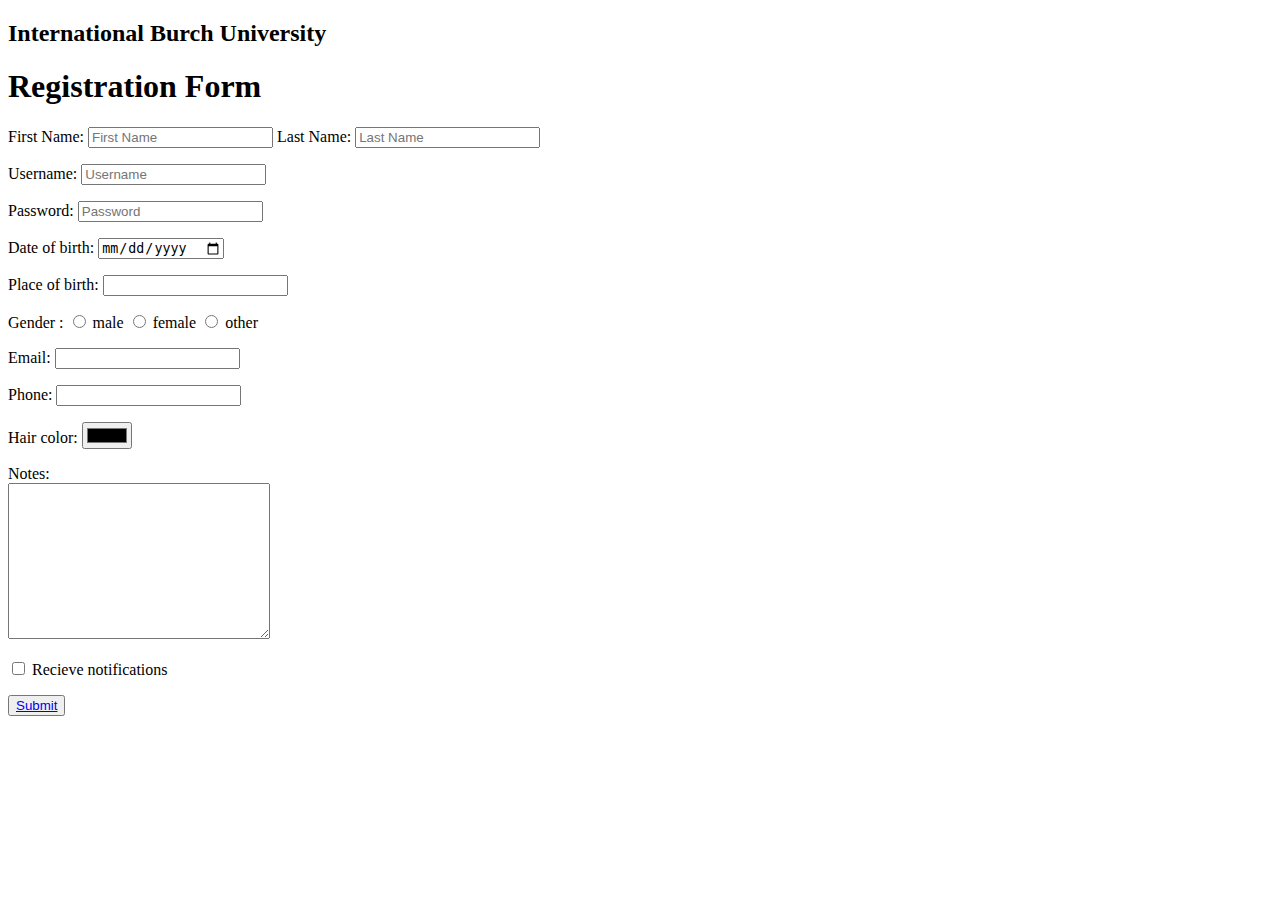
<file: Labs/Lab2/registratio_page.html>
<!DOCTYPE html>
<html lang="en">
<head>
    <meta charset="UTF-8">
    <meta name="viewport" content="width=device-width, initial-scale=1.0">
    <title>Register</title>
</head>
<body>

    <h2>International Burch University</h2>
    <h1>Registration Form</h1>
        <form action="/action_page.php">
        <p>First Name: <input type="text" id="fname" name="fname" placeholder="First Name">    Last Name: <input type="text" id="lname" name="lname" placeholder="Last Name"></p>
        <p>Username: <input type="text" id="uname" name="uname" placeholder="Username"></p>
        <p>Password: <input type="password" id="pw" name="pw" placeholder="Password"></p>
        <p>Date of birth: <input type="date" id="date" name="date"></p>
        <p>Place of birth: <input type="text" id="plc" name="plc"></p>
        <p>Gender : <input type="radio" name="gender" id="male"> <label for="gender">male</label>
        <input type="radio" name="gender" id="fem"> <label for="gender">female</label>
        <input type="radio" name="gender" id="other"> <label for="gender">other</label></p>
        <p>Email: <input type="email" id="mail" name="mail"></p>
        <p>Phone: <input type="text" id="phone" name="phone"></p>
        <p>Hair color: <input type="color" id="col" name="col"></p>
        <p>Notes: <br> <textarea name="notes" id="not" cols="30" rows="10"></textarea></p>
        <p> <input type="checkbox" name="che" id="che"> Recieve notifications</p>
        <button><a href="login_page.html">Submit</a></button>
        <br>
        </form>

    
</body>
</html>
</file>
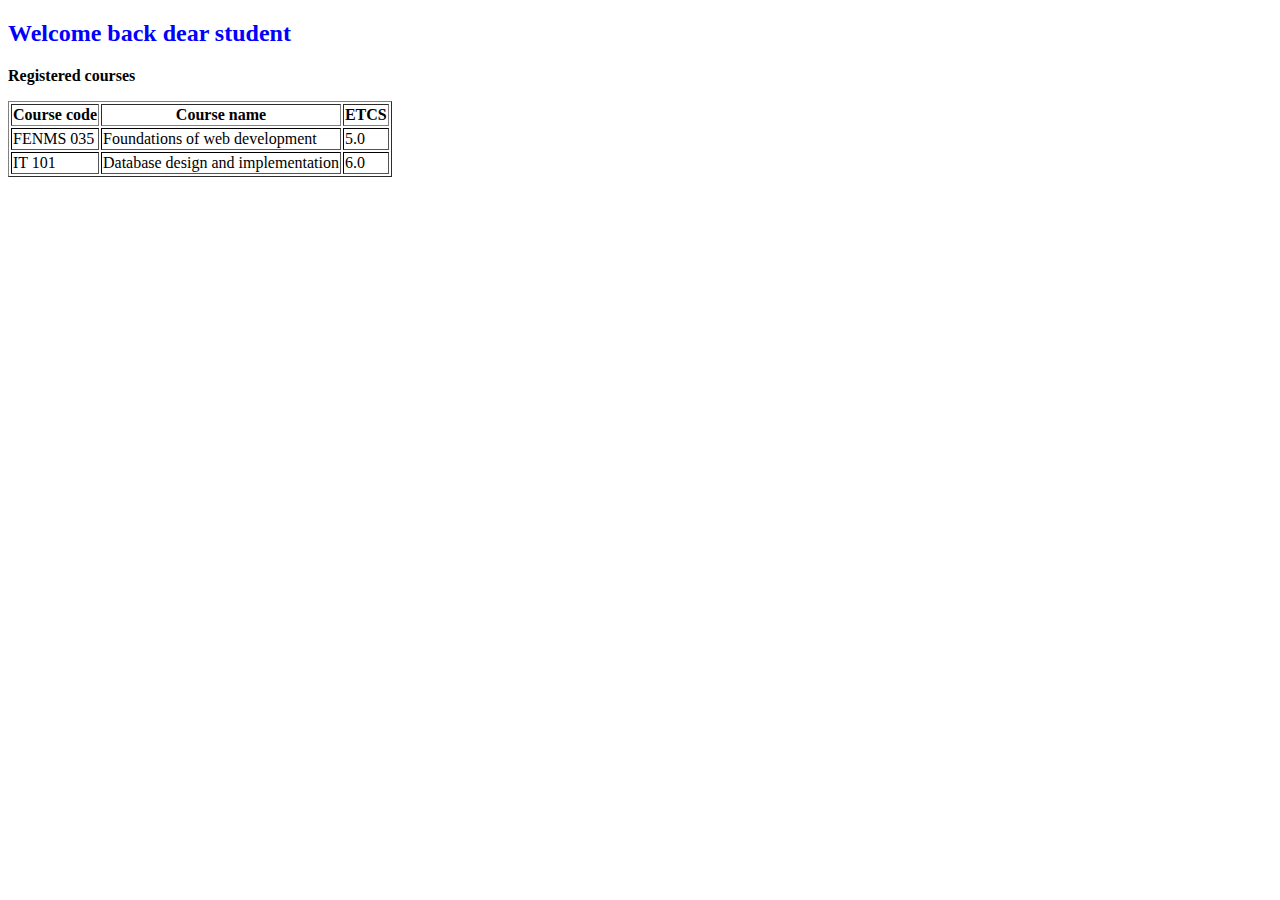
<file: Labs/Lab2/success.html>
<!DOCTYPE html>
<html lang="en">
<head>
    <meta charset="UTF-8">
    <meta name="viewport" content="width=device-width, initial-scale=1.0">
    <title>Logged in</title>
</head>
<body>

    <h2 style="color: blue;">Welcome back dear student</h2>
    <p><b>Registered courses</b></p>
    <table border="1px solid black">
        <tr>
          <th>Course code</th>
          <th>Course name</th>
          <th>ETCS</th>
        </tr>
        <tr style="border : 1px solid black">
          <td>FENMS 035</td>
          <td>Foundations of web development</td>
          <td>5.0</td>
        </tr>
        <tr style="border : 1px solid black">
          <td>IT 101</td>
          <td>Database design and implementation</td>
          <td>6.0</td>
        </tr>
      </table>


</body>
</html>
</file>
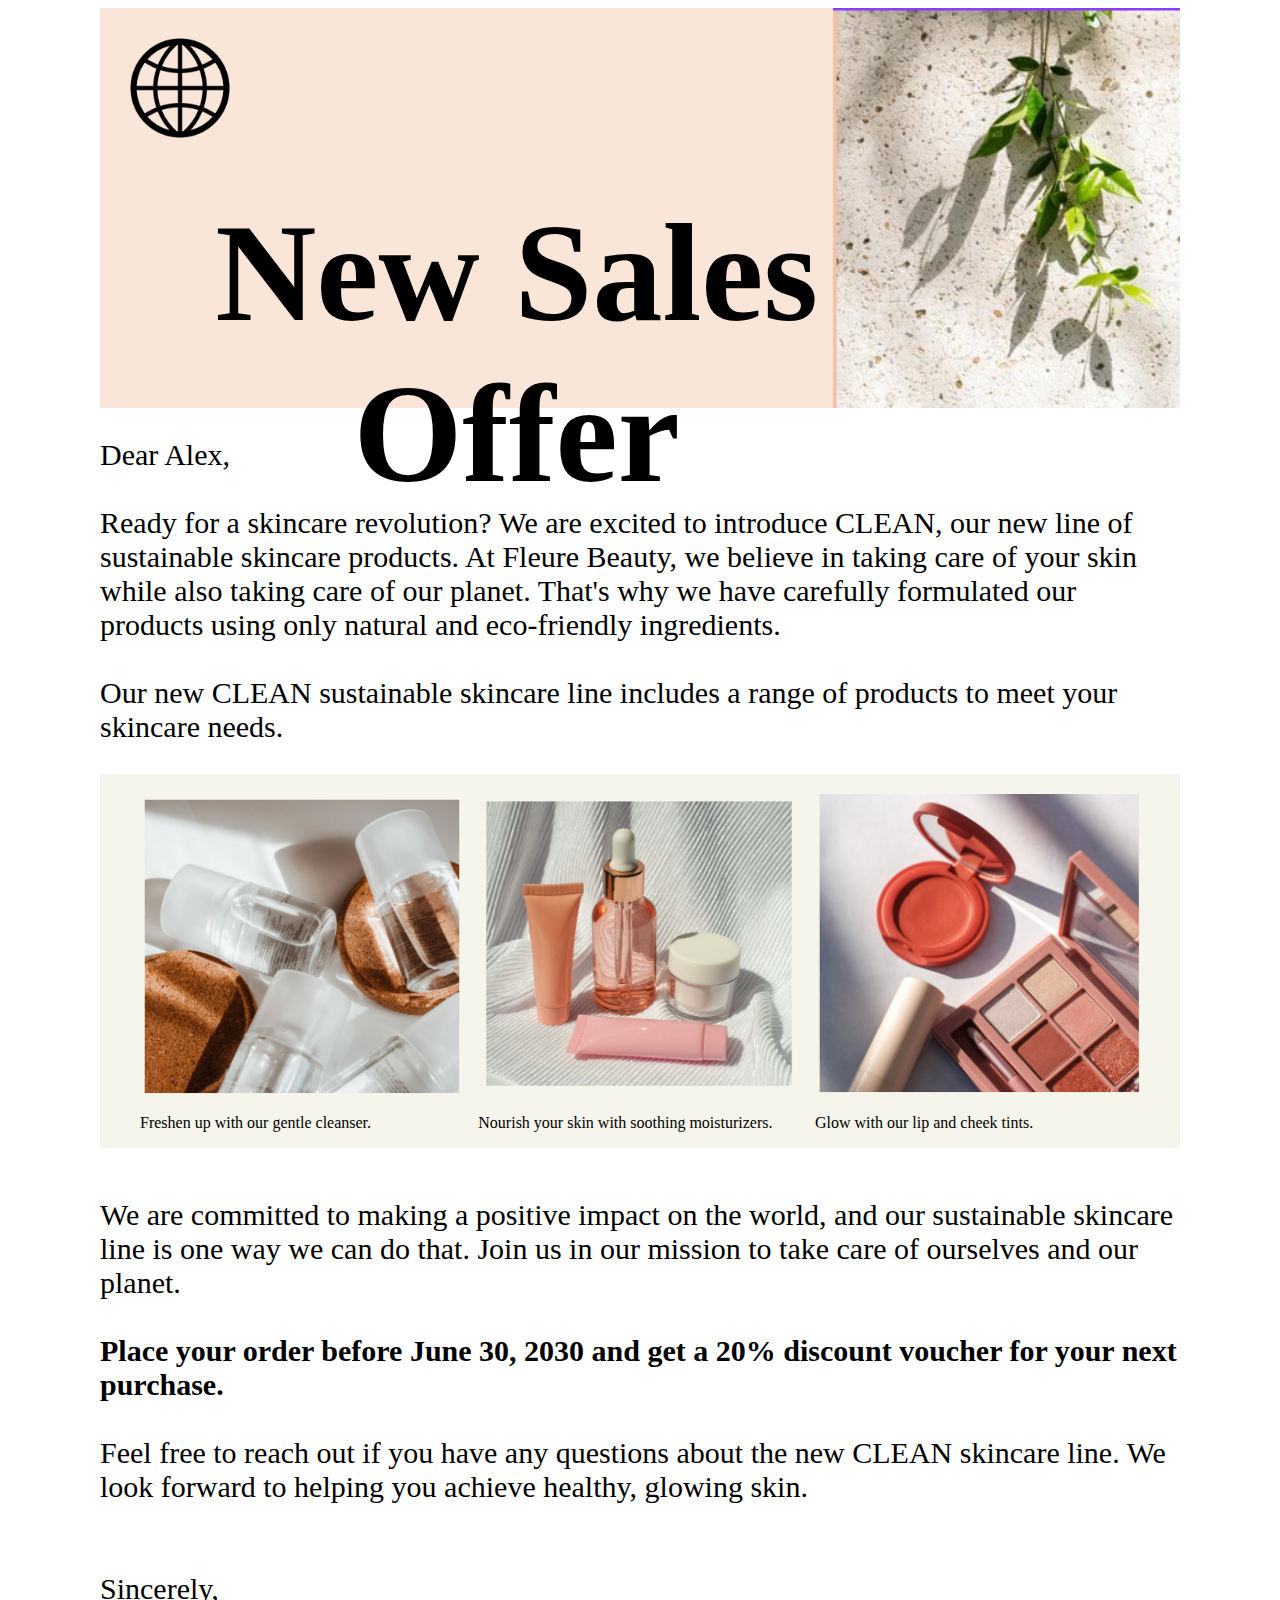
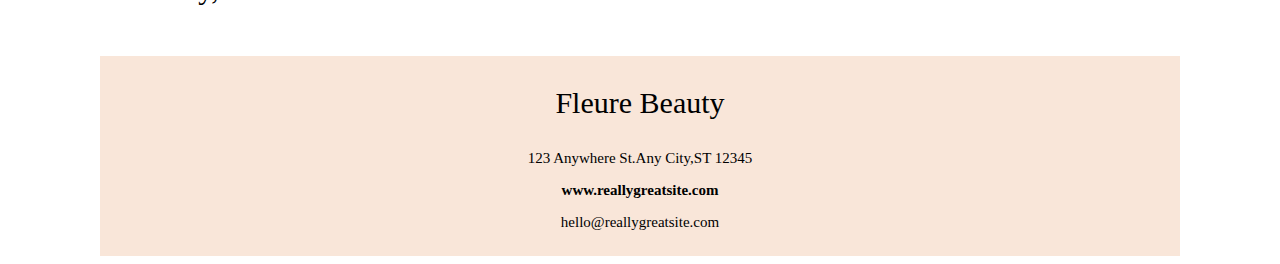
<file: Labs/Lab3/stranica.html>
<!DOCTYPE html>
<html lang="en">
<head>
    <link rel="stylesheet" type="text/css" href="stranica.css">
    <meta charset="UTF-8">
    <meta name="viewport" content="width=device-width, initial-scale=1.0">
    <title>Document</title>
</head>
<body>


    <div class="header">
        <div> <img src="slike/logo.png" alt="logo" class="logo">
        <h1>New Sales Offer</h1></div>
    <img src="slike/img1.png" alt="prva" class="prva">
</div>


<div class="gornji">
    Dear Alex,<br><br>
Ready for a skincare revolution? We are excited to introduce CLEAN, our new line of sustainable skincare products. At Fleure Beauty, we believe in taking care of your skin while also taking care of our planet. That's why we have carefully formulated our products using only natural and eco-friendly ingredients.
<br>
<br>
Our new CLEAN sustainable skincare line includes a range of products to meet your skincare needs. 
</div>

<div class="katalog">

    <div class="prvi"><img src="slike/img2.png" alt="druga" class="druga" height="300px">
        <p>Freshen up with our gentle cleanser.</p></div>
    <div class="drugi"><img src="slike/img3.png" alt="treca" class="treca" height="300px">
        <p>Nourish your skin with soothing moisturizers.</p></div>
    <div class="prvi"><img src="slike/img4.png" alt="cetvrta" class="cetvrta" height="300px">
        <p> 
            Glow with our lip and cheek tints.</p></div>
    </div>
    <div class="donji">
        We are committed to making a positive impact on the world, and our sustainable skincare line is one way we can do that. Join us in our mission to take care of ourselves and our planet.
        <br><br><b>
        Place your order before June 30, 2030 and get a 20% discount voucher for your next purchase.
    </b><br><br>
        Feel free to reach out if you have any questions about the new CLEAN skincare line. We look forward to helping you achieve healthy, glowing skin.
        <br><br><br>
        Sincerely,
    </div>
    <div class="footer"><footer>
        <div class="beauty"><p>Fleure Beauty</p></div>
        <p>123 Anywhere St.Any City,ST 12345</p>
        <div class="stranica"><p>www.reallygreatsite.com</p></div>
        <p>hello@reallygreatsite.com</p>
    </footer>

    </div>
</body>
</html>
</file>
<file: Project2/css/styles.css>
@charset "UTF-8";

:root {
  --bs-blue: #0d6efd;
  --bs-indigo: #6610f2;
  --bs-purple: #6f42c1;
  --bs-pink: #d63384;
  --bs-red: #dc3545;
  --bs-orange: #fd7e14;
  --bs-yellow: #ffc107;
  --bs-green: #198754;
  --bs-teal: #20c997;
  --bs-cyan: #0dcaf0;
  --bs-black: #000;
  --bs-white: #fff;
  --bs-gray: #6c757d;
  --bs-gray-dark: #343a40;
  --bs-gray-100: #f8f9fa;
  --bs-gray-200: #e9ecef;
  --bs-gray-300: #dee2e6;
  --bs-gray-400: #ced4da;
  --bs-gray-500: #adb5bd;
  --bs-gray-600: #6c757d;
  --bs-gray-700: #495057;
  --bs-gray-800: #343a40;
  --bs-gray-900: #212529;
  --bs-primary: #0d6efd;
  --bs-secondary: #6c757d;
  --bs-success: #198754;
  --bs-info: #0dcaf0;
  --bs-warning: #ffc107;
  --bs-danger: #dc3545;
  --bs-light: #f8f9fa;
  --bs-dark: #212529;
  --bs-primary-rgb: 13, 110, 253;
  --bs-secondary-rgb: 108, 117, 125;
  --bs-success-rgb: 25, 135, 84;
  --bs-info-rgb: 13, 202, 240;
  --bs-warning-rgb: 255, 193, 7;
  --bs-danger-rgb: 220, 53, 69;
  --bs-light-rgb: 248, 249, 250;
  --bs-dark-rgb: 33, 37, 41;
  --bs-white-rgb: 255, 255, 255;
  --bs-black-rgb: 0, 0, 0;
  --bs-body-color-rgb: 33, 37, 41;
  --bs-body-bg-rgb: 255, 255, 255;
  --bs-font-sans-serif: system-ui, -apple-system, "Segoe UI", Roboto, "Helvetica Neue", "Noto Sans", "Liberation Sans", Arial, sans-serif, "Apple Color Emoji", "Segoe UI Emoji", "Segoe UI Symbol", "Noto Color Emoji";
  --bs-font-monospace: SFMono-Regular, Menlo, Monaco, Consolas, "Liberation Mono", "Courier New", monospace;
  --bs-gradient: linear-gradient(180deg, rgba(255, 255, 255, 0.15), rgba(255, 255, 255, 0));
  --bs-body-font-family: var(--bs-font-sans-serif);
  --bs-body-font-size: 1rem;
  --bs-body-font-weight: 400;
  --bs-body-line-height: 1.5;
  --bs-body-color: #212529;
  --bs-body-bg: #fff;
  --bs-border-width: 1px;
  --bs-border-style: solid;
  --bs-border-color: #dee2e6;
  --bs-border-color-translucent: rgba(0, 0, 0, 0.175);
  --bs-border-radius: 0.375rem;
  --bs-border-radius-sm: 0.25rem;
  --bs-border-radius-lg: 0.5rem;
  --bs-border-radius-xl: 1rem;
  --bs-border-radius-2xl: 2rem;
  --bs-border-radius-pill: 50rem;
  --bs-link-color: #0d6efd;
  --bs-link-hover-color: #0a58ca;
  --bs-code-color: #d63384;
  --bs-highlight-bg: #fff3cd;
}

*,
*::before,
*::after {
  box-sizing: border-box;
}

@media (prefers-reduced-motion: no-preference) {
  :root {
    scroll-behavior: smooth;
  }
}

body {
  margin: 0;
  font-family: var(--bs-body-font-family);
  font-size: var(--bs-body-font-size);
  font-weight: var(--bs-body-font-weight);
  line-height: var(--bs-body-line-height);
  color: var(--bs-body-color);
  text-align: var(--bs-body-text-align);
  background-color: var(--bs-body-bg);
  -webkit-text-size-adjust: 100%;
  -webkit-tap-highlight-color: rgba(0, 0, 0, 0);
}







/* styles.css */
body {
    font-family: Arial, sans-serif;
}

.accordion {
    width: 80%;
    margin: 20px auto;
    border: 1px solid #ddd;
    border-radius: 4px;
}

.accordion-item {
    border-bottom: 1px solid #ddd;
}

.accordion-header {
    background-color: #f1f1f1;
    cursor: pointer;
    padding: 10px 15px;
    text-align: left;
    border: none;
    outline: none;
    width: 100%;
    font-size: 16px;
    transition: background-color 0.3s ease;
}

.accordion-header:hover {
    background-color: #ddd;
}

.accordion-content {
    display: none;
    padding: 15px;
    background-color: #fafafa;
}





















main {
  flex: 1;
}

footer {
  background-color: #343a40;
  color: white;
  padding: 1rem 0;
  margin-top: auto;
}


.container {
  padding: 50px 8%;
}

.gallery {
  display: grid;
  grid-template-columns: repeat(auto-fill, minmax(400px, 1fr));
  gap: 20px;
}

.gallery a {
  display: block;
}

.gallery img {
  width: 100%;
  height: 300px; /* Fixed height for all images */
  object-fit: cover; /* Ensure the image covers the container without distortion */
  display: block;
}



/* Custom styles for the contact form */
.contact-container {
  max-width: 600px;
  margin: 0 auto;
  padding: 20px;
  background-color: #f9f9f9;
  border-radius: 8px;
  box-shadow: 0 2px 4px rgba(0, 0, 0, 0.1);
}

h1 {
  font-size: 2rem;
  margin-bottom: 20px;
  color: #333;
  text-align: center;
}

.form-label {
  font-weight: bold;
  color: #555;
}

.form-control {
  border-radius: 4px;
  border: 1px solid #ccc;
  padding: 10px;
  font-size: 1rem;
  color: #333;
  background-color: #fff;
}

.form-control:focus {
  border-color: #007bff;
  box-shadow: 0 0 8px rgba(0, 123, 255, 0.25);
}

.btn-primary {
  background-color: #007bff;
  border-color: #007bff;
  padding: 10px 20px;
  font-size: 1rem;
  border-radius: 4px;
  transition: background-color 0.3s, border-color 0.3s;
}

.btn-primary:hover {
  background-color: #0056b3;
  border-color: #004085;
}

.invalid-feedback {
  display: block;
  margin-top: 5px;
  font-size: 0.875rem;
  color: #dc3545;
}

.is-invalid {
  border-color: #dc3545;
}

.is-valid {
  border-color: #28a745;
}

#passwordHelpBlock {
  font-size: 0.875rem;
  color: #6c757d;
}

.ui-datepicker {
  background: #fff;
  border: 1px solid #ccc;
  padding: 10px;
  border-radius: 4px;
}

.ui-datepicker-header {
  background: #007bff;
  color: #fff;
  border: none;
  border-radius: 4px 4px 0 0;
  padding: 10px;
}

.ui-datepicker-title {
  font-weight: bold;
}

.ui-state-hover {
  background: #007bff;
  color: #fff;
}





































hr {
  margin: 1rem 0;
  color: inherit;
  border: 0;
  border-top: 1px solid;
  opacity: 0.25;
}

h6, .h6, h5, .h5, h4, .h4, h3, .h3, h2, .h2, h1, .h1 {
  margin-top: 0;
  margin-bottom: 0.5rem;
  font-weight: 500;
  line-height: 1.2;
}

h1, .h1 {
  font-size: calc(1.375rem + 1.5vw);
}
@media (min-width: 1200px) {
  h1, .h1 {
    font-size: 2.5rem;
  }
}

h2, .h2 {
  font-size: calc(1.325rem + 0.9vw);
}
@media (min-width: 1200px) {
  h2, .h2 {
    font-size: 2rem;
  }
}

h3, .h3 {
  font-size: calc(1.3rem + 0.6vw);
}
@media (min-width: 1200px) {
  h3, .h3 {
    font-size: 1.75rem;
  }
}

h4, .h4 {
  font-size: calc(1.275rem + 0.3vw);
}
@media (min-width: 1200px) {
  h4, .h4 {
    font-size: 1.5rem;
  }
}

h5, .h5 {
  font-size: 1.25rem;
}

h6, .h6 {
  font-size: 1rem;
}

p {
  margin-top: 0;
  margin-bottom: 1rem;
}

abbr[title] {
  -webkit-text-decoration: underline dotted;
          text-decoration: underline dotted;
  cursor: help;
  -webkit-text-decoration-skip-ink: none;
          text-decoration-skip-ink: none;
}

address {
  margin-bottom: 1rem;
  font-style: normal;
  line-height: inherit;
}

ol,
ul {
  padding-left: 2rem;
}

ol,
ul,
dl {
  margin-top: 0;
  margin-bottom: 1rem;
}

ol ol,
ul ul,
ol ul,
ul ol {
  margin-bottom: 0;
}

dt {
  font-weight: 700;
}

dd {
  margin-bottom: 0.5rem;
  margin-left: 0;
}

blockquote {
  margin: 0 0 1rem;
}

b,
strong {
  font-weight: bolder;
}



mark, .mark {
  padding: 0.1875em;
  background-color: var(--bs-highlight-bg);
}

sub,
sup {
  position: relative;
  font-size: 0.75em;
  line-height: 0;
  vertical-align: baseline;
}

sub {
  bottom: -0.25em;
}

sup {
  top: -0.5em;
}

a {
  color: var(--bs-link-color);
  text-decoration: underline;
}
a:hover {
  color: var(--bs-link-hover-color);
}

a:not([href]):not([class]), a:not([href]):not([class]):hover {
  color: inherit;
  text-decoration: none;
}

pre,
code,
kbd,
samp {
  font-family: var(--bs-font-monospace);
  font-size: 1em;
}

pre {
  display: block;
  margin-top: 0;
  margin-bottom: 1rem;
  overflow: auto;
  font-size: 0.875em;
}
pre code {
  font-size: inherit;
  color: inherit;
  word-break: normal;
}

code {
  font-size: 0.875em;
  color: var(--bs-code-color);
  word-wrap: break-word;
}
a > code {
  color: inherit;
}

kbd {
  padding: 0.1875rem 0.375rem;
  font-size: 0.875em;
  color: var(--bs-body-bg);
  background-color: var(--bs-body-color);
  border-radius: 0.25rem;
}
kbd kbd {
  padding: 0;
  font-size: 1em;
}

figure {
  margin: 0 0 1rem;
}

img,
svg {
  vertical-align: middle;
}

table {
  caption-side: bottom;
  border-collapse: collapse;
}

caption {
  padding-top: 0.5rem;
  padding-bottom: 0.5rem;
  color: #6c757d;
  text-align: left;
}

th {
  text-align: inherit;
  text-align: -webkit-match-parent;
}

thead,
tbody,
tfoot,
tr,
td,
th {
  border-color: inherit;
  border-style: solid;
  border-width: 0;
}

label {
  display: inline-block;
}

button {
  border-radius: 0;
}

button:focus:not(:focus-visible) {
  outline: 0;
}

input,
button,
select,
optgroup,
textarea {
  margin: 0;
  font-family: inherit;
  font-size: inherit;
  line-height: inherit;
}

button,
select {
  text-transform: none;
}

[role=button] {
  cursor: pointer;
}

select {
  word-wrap: normal;
}
select:disabled {
  opacity: 1;
}

[list]:not([type=date]):not([type=datetime-local]):not([type=month]):not([type=week]):not([type=time])::-webkit-calendar-picker-indicator {
  display: none !important;
}

button,
[type=button],
[type=reset],
[type=submit] {
  -webkit-appearance: button;
}
button:not(:disabled),
[type=button]:not(:disabled),
[type=reset]:not(:disabled),
[type=submit]:not(:disabled) {
  cursor: pointer;
}

::-moz-focus-inner {
  padding: 0;
  border-style: none;
}

textarea {
  resize: vertical;
}

fieldset {
  min-width: 0;
  padding: 0;
  margin: 0;
  border: 0;
}

legend {
  float: left;
  width: 100%;
  padding: 0;
  margin-bottom: 0.5rem;
  font-size: calc(1.275rem + 0.3vw);
  line-height: inherit;
}
@media (min-width: 1200px) {
  legend {
    font-size: 1.5rem;
  }
}
legend + * {
  clear: left;
}

::-webkit-datetime-edit-fields-wrapper,
::-webkit-datetime-edit-text,
::-webkit-datetime-edit-minute,
::-webkit-datetime-edit-hour-field,
::-webkit-datetime-edit-day-field,
::-webkit-datetime-edit-month-field,
::-webkit-datetime-edit-year-field {
  padding: 0;
}

::-webkit-inner-spin-button {
  height: auto;
}

[type=search] {
  outline-offset: -2px;
  -webkit-appearance: textfield;
}

/* rtl:raw:
[type="tel"],
[type="url"],
[type="email"],
[type="number"] {
  direction: ltr;
}
*/
::-webkit-search-decoration {
  -webkit-appearance: none;
}

::-webkit-color-swatch-wrapper {
  padding: 0;
}

::file-selector-button {
  font: inherit;
  -webkit-appearance: button;
}

output {
  display: inline-block;
}

iframe {
  border: 0;
}

summary {
  display: list-item;
  cursor: pointer;
}

progress {
  vertical-align: baseline;
}

[hidden] {
  display: none !important;
}

.lead {
  font-size: 1.25rem;
  font-weight: 300;
}

.display-1 {
  font-size: calc(1.625rem + 4.5vw);
  font-weight: 300;
  line-height: 1.2;
}
@media (min-width: 1200px) {
  .display-1 {
    font-size: 5rem;
  }
}

.display-2 {
  font-size: calc(1.575rem + 3.9vw);
  font-weight: 300;
  line-height: 1.2;
}
@media (min-width: 1200px) {
  .display-2 {
    font-size: 4.5rem;
  }
}

.display-3 {
  font-size: calc(1.525rem + 3.3vw);
  font-weight: 300;
  line-height: 1.2;
}
@media (min-width: 1200px) {
  .display-3 {
    font-size: 4rem;
  }
}

.display-4 {
  font-size: calc(1.475rem + 2.7vw);
  font-weight: 300;
  line-height: 1.2;
}
@media (min-width: 1200px) {
  .display-4 {
    font-size: 3.5rem;
  }
}

.display-5 {
  font-size: calc(1.425rem + 2.1vw);
  font-weight: 300;
  line-height: 1.2;
}
@media (min-width: 1200px) {
  .display-5 {
    font-size: 3rem;
  }
}

.display-6 {
  font-size: calc(1.375rem + 1.5vw);
  font-weight: 300;
  line-height: 1.2;
}
@media (min-width: 1200px) {
  .display-6 {
    font-size: 2.5rem;
  }
}

.list-unstyled {
  padding-left: 0;
  list-style: none;
}

.list-inline {
  padding-left: 0;
  list-style: none;
}

.list-inline-item {
  display: inline-block;
}
.list-inline-item:not(:last-child) {
  margin-right: 0.5rem;
}

.initialism {
  font-size: 0.875em;
  text-transform: uppercase;
}

.blockquote {
  margin-bottom: 1rem;
  font-size: 1.25rem;
}
.blockquote > :last-child {
  margin-bottom: 0;
}

.blockquote-footer {
  margin-top: -1rem;
  margin-bottom: 1rem;
  font-size: 0.875em;
  color: #6c757d;
}
.blockquote-footer::before {
  content: "— ";
}

.img-fluid {
  max-width: 100%;
  height: auto;
}

.img-thumbnail {
  padding: 0.25rem;
  background-color: #fff;
  border: 1px solid var(--bs-border-color);
  border-radius: 0.375rem;
  max-width: 100%;
  height: auto;
}

.figure {
  display: inline-block;
}

.figure-img {
  margin-bottom: 0.5rem;
  line-height: 1;
}

.figure-caption {
  font-size: 0.875em;
  color: #6c757d;
}

.container,
.container-fluid,
.container-xxl,
.container-xl,
.container-lg,
.container-md,
.container-sm {
  --bs-gutter-x: 1.5rem;
  --bs-gutter-y: 0;
  width: 100%;
  padding-right: calc(var(--bs-gutter-x) * 0.5);
  padding-left: calc(var(--bs-gutter-x) * 0.5);
  margin-right: auto;
  margin-left: auto;
}

@media (min-width: 576px) {
  .container-sm, .container {
    max-width: 540px;
  }
}
@media (min-width: 768px) {
  .container-md, .container-sm, .container {
    max-width: 720px;
  }
}
@media (min-width: 992px) {
  .container-lg, .container-md, .container-sm, .container {
    max-width: 960px;
  }
}
@media (min-width: 1200px) {
  .container-xl, .container-lg, .container-md, .container-sm, .container {
    max-width: 1140px;
  }
}
@media (min-width: 1400px) {
  .container-xxl, .container-xl, .container-lg, .container-md, .container-sm, .container {
    max-width: 1320px;
  }
}
.row {
  --bs-gutter-x: 1.5rem;
  --bs-gutter-y: 0;
  display: flex;
  flex-wrap: wrap;
  margin-top: calc(-1 * var(--bs-gutter-y));
  margin-right: calc(-0.5 * var(--bs-gutter-x));
  margin-left: calc(-0.5 * var(--bs-gutter-x));
}
.row > * {
  flex-shrink: 0;
  width: 100%;
  max-width: 100%;
  padding-right: calc(var(--bs-gutter-x) * 0.5);
  padding-left: calc(var(--bs-gutter-x) * 0.5);
  margin-top: var(--bs-gutter-y);
}

.col {
  flex: 1 0 0%;
}

.row-cols-auto > * {
  flex: 0 0 auto;
  width: auto;
}

.row-cols-1 > * {
  flex: 0 0 auto;
  width: 100%;
}

.row-cols-2 > * {
  flex: 0 0 auto;
  width: 50%;
}

.row-cols-3 > * {
  flex: 0 0 auto;
  width: 33.3333333333%;
}

.row-cols-4 > * {
  flex: 0 0 auto;
  width: 25%;
}

.row-cols-5 > * {
  flex: 0 0 auto;
  width: 20%;
}

.row-cols-6 > * {
  flex: 0 0 auto;
  width: 16.6666666667%;
}

.col-auto {
  flex: 0 0 auto;
  width: auto;
}

.col-1 {
  flex: 0 0 auto;
  width: 8.33333333%;
}

.col-2 {
  flex: 0 0 auto;
  width: 16.66666667%;
}

.col-3 {
  flex: 0 0 auto;
  width: 25%;
}

.col-4 {
  flex: 0 0 auto;
  width: 33.33333333%;
}

.col-5 {
  flex: 0 0 auto;
  width: 41.66666667%;
}

.col-6 {
  flex: 0 0 auto;
  width: 50%;
}

.col-7 {
  flex: 0 0 auto;
  width: 58.33333333%;
}

.col-8 {
  flex: 0 0 auto;
  width: 66.66666667%;
}

.col-9 {
  flex: 0 0 auto;
  width: 75%;
}

.col-10 {
  flex: 0 0 auto;
  width: 83.33333333%;
}

.col-11 {
  flex: 0 0 auto;
  width: 91.66666667%;
}

.col-12 {
  flex: 0 0 auto;
  width: 100%;
}

.offset-1 {
  margin-left: 8.33333333%;
}

.offset-2 {
  margin-left: 16.66666667%;
}

.offset-3 {
  margin-left: 25%;
}

.offset-4 {
  margin-left: 33.33333333%;
}

.offset-5 {
  margin-left: 41.66666667%;
}

.offset-6 {
  margin-left: 50%;
}

.offset-7 {
  margin-left: 58.33333333%;
}

.offset-8 {
  margin-left: 66.66666667%;
}

.offset-9 {
  margin-left: 75%;
}

.offset-10 {
  margin-left: 83.33333333%;
}

.offset-11 {
  margin-left: 91.66666667%;
}

.g-0,
.gx-0 {
  --bs-gutter-x: 0;
}

.g-0,
.gy-0 {
  --bs-gutter-y: 0;
}

.g-1,
.gx-1 {
  --bs-gutter-x: 0.25rem;
}

.g-1,
.gy-1 {
  --bs-gutter-y: 0.25rem;
}

.g-2,
.gx-2 {
  --bs-gutter-x: 0.5rem;
}

.g-2,
.gy-2 {
  --bs-gutter-y: 0.5rem;
}

.g-3,
.gx-3 {
  --bs-gutter-x: 1rem;
}

.g-3,
.gy-3 {
  --bs-gutter-y: 1rem;
}

.g-4,
.gx-4 {
  --bs-gutter-x: 1.5rem;
}

.g-4,
.gy-4 {
  --bs-gutter-y: 1.5rem;
}

.g-5,
.gx-5 {
  --bs-gutter-x: 3rem;
}

.g-5,
.gy-5 {
  --bs-gutter-y: 3rem;
}

@media (min-width: 576px) {
  .col-sm {
    flex: 1 0 0%;
  }
  .row-cols-sm-auto > * {
    flex: 0 0 auto;
    width: auto;
  }
  .row-cols-sm-1 > * {
    flex: 0 0 auto;
    width: 100%;
  }
  .row-cols-sm-2 > * {
    flex: 0 0 auto;
    width: 50%;
  }
  .row-cols-sm-3 > * {
    flex: 0 0 auto;
    width: 33.3333333333%;
  }
  .row-cols-sm-4 > * {
    flex: 0 0 auto;
    width: 25%;
  }
  .row-cols-sm-5 > * {
    flex: 0 0 auto;
    width: 20%;
  }
  .row-cols-sm-6 > * {
    flex: 0 0 auto;
    width: 16.6666666667%;
  }
  .col-sm-auto {
    flex: 0 0 auto;
    width: auto;
  }
  .col-sm-1 {
    flex: 0 0 auto;
    width: 8.33333333%;
  }
  .col-sm-2 {
    flex: 0 0 auto;
    width: 16.66666667%;
  }
  .col-sm-3 {
    flex: 0 0 auto;
    width: 25%;
  }
  .col-sm-4 {
    flex: 0 0 auto;
    width: 33.33333333%;
  }
  .col-sm-5 {
    flex: 0 0 auto;
    width: 41.66666667%;
  }
  .col-sm-6 {
    flex: 0 0 auto;
    width: 50%;
  }
  .col-sm-7 {
    flex: 0 0 auto;
    width: 58.33333333%;
  }
  .col-sm-8 {
    flex: 0 0 auto;
    width: 66.66666667%;
  }
  .col-sm-9 {
    flex: 0 0 auto;
    width: 75%;
  }
  .col-sm-10 {
    flex: 0 0 auto;
    width: 83.33333333%;
  }
  .col-sm-11 {
    flex: 0 0 auto;
    width: 91.66666667%;
  }
  .col-sm-12 {
    flex: 0 0 auto;
    width: 100%;
  }
  .offset-sm-0 {
    margin-left: 0;
  }
  .offset-sm-1 {
    margin-left: 8.33333333%;
  }
  .offset-sm-2 {
    margin-left: 16.66666667%;
  }
  .offset-sm-3 {
    margin-left: 25%;
  }
  .offset-sm-4 {
    margin-left: 33.33333333%;
  }
  .offset-sm-5 {
    margin-left: 41.66666667%;
  }
  .offset-sm-6 {
    margin-left: 50%;
  }
  .offset-sm-7 {
    margin-left: 58.33333333%;
  }
  .offset-sm-8 {
    margin-left: 66.66666667%;
  }
  .offset-sm-9 {
    margin-left: 75%;
  }
  .offset-sm-10 {
    margin-left: 83.33333333%;
  }
  .offset-sm-11 {
    margin-left: 91.66666667%;
  }
  .g-sm-0,
  .gx-sm-0 {
    --bs-gutter-x: 0;
  }
  .g-sm-0,
  .gy-sm-0 {
    --bs-gutter-y: 0;
  }
  .g-sm-1,
  .gx-sm-1 {
    --bs-gutter-x: 0.25rem;
  }
  .g-sm-1,
  .gy-sm-1 {
    --bs-gutter-y: 0.25rem;
  }
  .g-sm-2,
  .gx-sm-2 {
    --bs-gutter-x: 0.5rem;
  }
  .g-sm-2,
  .gy-sm-2 {
    --bs-gutter-y: 0.5rem;
  }
  .g-sm-3,
  .gx-sm-3 {
    --bs-gutter-x: 1rem;
  }
  .g-sm-3,
  .gy-sm-3 {
    --bs-gutter-y: 1rem;
  }
  .g-sm-4,
  .gx-sm-4 {
    --bs-gutter-x: 1.5rem;
  }
  .g-sm-4,
  .gy-sm-4 {
    --bs-gutter-y: 1.5rem;
  }
  .g-sm-5,
  .gx-sm-5 {
    --bs-gutter-x: 3rem;
  }
  .g-sm-5,
  .gy-sm-5 {
    --bs-gutter-y: 3rem;
  }
}
@media (min-width: 768px) {
  .col-md {
    flex: 1 0 0%;
  }
  .row-cols-md-auto > * {
    flex: 0 0 auto;
    width: auto;
  }
  .row-cols-md-1 > * {
    flex: 0 0 auto;
    width: 100%;
  }
  .row-cols-md-2 > * {
    flex: 0 0 auto;
    width: 50%;
  }
  .row-cols-md-3 > * {
    flex: 0 0 auto;
    width: 33.3333333333%;
  }
  .row-cols-md-4 > * {
    flex: 0 0 auto;
    width: 25%;
  }
  .row-cols-md-5 > * {
    flex: 0 0 auto;
    width: 20%;
  }
  .row-cols-md-6 > * {
    flex: 0 0 auto;
    width: 16.6666666667%;
  }
  .col-md-auto {
    flex: 0 0 auto;
    width: auto;
  }
  .col-md-1 {
    flex: 0 0 auto;
    width: 8.33333333%;
  }
  .col-md-2 {
    flex: 0 0 auto;
    width: 16.66666667%;
  }
  .col-md-3 {
    flex: 0 0 auto;
    width: 25%;
  }
  .col-md-4 {
    flex: 0 0 auto;
    width: 33.33333333%;
  }
  .col-md-5 {
    flex: 0 0 auto;
    width: 41.66666667%;
  }
  .col-md-6 {
    flex: 0 0 auto;
    width: 50%;
  }
  .col-md-7 {
    flex: 0 0 auto;
    width: 58.33333333%;
  }
  .col-md-8 {
    flex: 0 0 auto;
    width: 66.66666667%;
  }
  .col-md-9 {
    flex: 0 0 auto;
    width: 75%;
  }
  .col-md-10 {
    flex: 0 0 auto;
    width: 83.33333333%;
  }
  .col-md-11 {
    flex: 0 0 auto;
    width: 91.66666667%;
  }
  .col-md-12 {
    flex: 0 0 auto;
    width: 100%;
  }
  .offset-md-0 {
    margin-left: 0;
  }
  .offset-md-1 {
    margin-left: 8.33333333%;
  }
  .offset-md-2 {
    margin-left: 16.66666667%;
  }
  .offset-md-3 {
    margin-left: 25%;
  }
  .offset-md-4 {
    margin-left: 33.33333333%;
  }
  .offset-md-5 {
    margin-left: 41.66666667%;
  }
  .offset-md-6 {
    margin-left: 50%;
  }
  .offset-md-7 {
    margin-left: 58.33333333%;
  }
  .offset-md-8 {
    margin-left: 66.66666667%;
  }
  .offset-md-9 {
    margin-left: 75%;
  }
  .offset-md-10 {
    margin-left: 83.33333333%;
  }
  .offset-md-11 {
    margin-left: 91.66666667%;
  }
  .g-md-0,
  .gx-md-0 {
    --bs-gutter-x: 0;
  }
  .g-md-0,
  .gy-md-0 {
    --bs-gutter-y: 0;
  }
  .g-md-1,
  .gx-md-1 {
    --bs-gutter-x: 0.25rem;
  }
  .g-md-1,
  .gy-md-1 {
    --bs-gutter-y: 0.25rem;
  }
  .g-md-2,
  .gx-md-2 {
    --bs-gutter-x: 0.5rem;
  }
  .g-md-2,
  .gy-md-2 {
    --bs-gutter-y: 0.5rem;
  }
  .g-md-3,
  .gx-md-3 {
    --bs-gutter-x: 1rem;
  }
  .g-md-3,
  .gy-md-3 {
    --bs-gutter-y: 1rem;
  }
  .g-md-4,
  .gx-md-4 {
    --bs-gutter-x: 1.5rem;
  }
  .g-md-4,
  .gy-md-4 {
    --bs-gutter-y: 1.5rem;
  }
  .g-md-5,
  .gx-md-5 {
    --bs-gutter-x: 3rem;
  }
  .g-md-5,
  .gy-md-5 {
    --bs-gutter-y: 3rem;
  }
}
@media (min-width: 992px) {
  .col-lg {
    flex: 1 0 0%;
  }
  .row-cols-lg-auto > * {
    flex: 0 0 auto;
    width: auto;
  }
  .row-cols-lg-1 > * {
    flex: 0 0 auto;
    width: 100%;
  }
  .row-cols-lg-2 > * {
    flex: 0 0 auto;
    width: 50%;
  }
  .row-cols-lg-3 > * {
    flex: 0 0 auto;
    width: 33.3333333333%;
  }
  .row-cols-lg-4 > * {
    flex: 0 0 auto;
    width: 25%;
  }
  .row-cols-lg-5 > * {
    flex: 0 0 auto;
    width: 20%;
  }
  .row-cols-lg-6 > * {
    flex: 0 0 auto;
    width: 16.6666666667%;
  }
  .col-lg-auto {
    flex: 0 0 auto;
    width: auto;
  }
  .col-lg-1 {
    flex: 0 0 auto;
    width: 8.33333333%;
  }
  .col-lg-2 {
    flex: 0 0 auto;
    width: 16.66666667%;
  }
  .col-lg-3 {
    flex: 0 0 auto;
    width: 25%;
  }
  .col-lg-4 {
    flex: 0 0 auto;
    width: 33.33333333%;
  }
  .col-lg-5 {
    flex: 0 0 auto;
    width: 41.66666667%;
  }
  .col-lg-6 {
    flex: 0 0 auto;
    width: 50%;
  }
  .col-lg-7 {
    flex: 0 0 auto;
    width: 58.33333333%;
  }
  .col-lg-8 {
    flex: 0 0 auto;
    width: 66.66666667%;
  }
  .col-lg-9 {
    flex: 0 0 auto;
    width: 75%;
  }
  .col-lg-10 {
    flex: 0 0 auto;
    width: 83.33333333%;
  }
  .col-lg-11 {
    flex: 0 0 auto;
    width: 91.66666667%;
  }
  .col-lg-12 {
    flex: 0 0 auto;
    width: 100%;
  }
  .offset-lg-0 {
    margin-left: 0;
  }
  .offset-lg-1 {
    margin-left: 8.33333333%;
  }
  .offset-lg-2 {
    margin-left: 16.66666667%;
  }
  .offset-lg-3 {
    margin-left: 25%;
  }
  .offset-lg-4 {
    margin-left: 33.33333333%;
  }
  .offset-lg-5 {
    margin-left: 41.66666667%;
  }
  .offset-lg-6 {
    margin-left: 50%;
  }
  .offset-lg-7 {
    margin-left: 58.33333333%;
  }
  .offset-lg-8 {
    margin-left: 66.66666667%;
  }
  .offset-lg-9 {
    margin-left: 75%;
  }
  .offset-lg-10 {
    margin-left: 83.33333333%;
  }
  .offset-lg-11 {
    margin-left: 91.66666667%;
  }
  .g-lg-0,
  .gx-lg-0 {
    --bs-gutter-x: 0;
  }
  .g-lg-0,
  .gy-lg-0 {
    --bs-gutter-y: 0;
  }
  .g-lg-1,
  .gx-lg-1 {
    --bs-gutter-x: 0.25rem;
  }
  .g-lg-1,
  .gy-lg-1 {
    --bs-gutter-y: 0.25rem;
  }
  .g-lg-2,
  .gx-lg-2 {
    --bs-gutter-x: 0.5rem;
  }
  .g-lg-2,
  .gy-lg-2 {
    --bs-gutter-y: 0.5rem;
  }
  .g-lg-3,
  .gx-lg-3 {
    --bs-gutter-x: 1rem;
  }
  .g-lg-3,
  .gy-lg-3 {
    --bs-gutter-y: 1rem;
  }
  .g-lg-4,
  .gx-lg-4 {
    --bs-gutter-x: 1.5rem;
  }
  .g-lg-4,
  .gy-lg-4 {
    --bs-gutter-y: 1.5rem;
  }
  .g-lg-5,
  .gx-lg-5 {
    --bs-gutter-x: 3rem;
  }
  .g-lg-5,
  .gy-lg-5 {
    --bs-gutter-y: 3rem;
  }
}
@media (min-width: 1200px) {
  .col-xl {
    flex: 1 0 0%;
  }
  .row-cols-xl-auto > * {
    flex: 0 0 auto;
    width: auto;
  }
  .row-cols-xl-1 > * {
    flex: 0 0 auto;
    width: 100%;
  }
  .row-cols-xl-2 > * {
    flex: 0 0 auto;
    width: 50%;
  }
  .row-cols-xl-3 > * {
    flex: 0 0 auto;
    width: 33.3333333333%;
  }
  .row-cols-xl-4 > * {
    flex: 0 0 auto;
    width: 25%;
  }
  .row-cols-xl-5 > * {
    flex: 0 0 auto;
    width: 20%;
  }
  .row-cols-xl-6 > * {
    flex: 0 0 auto;
    width: 16.6666666667%;
  }
  .col-xl-auto {
    flex: 0 0 auto;
    width: auto;
  }
  .col-xl-1 {
    flex: 0 0 auto;
    width: 8.33333333%;
  }
  .col-xl-2 {
    flex: 0 0 auto;
    width: 16.66666667%;
  }
  .col-xl-3 {
    flex: 0 0 auto;
    width: 25%;
  }
  .col-xl-4 {
    flex: 0 0 auto;
    width: 33.33333333%;
  }
  .col-xl-5 {
    flex: 0 0 auto;
    width: 41.66666667%;
  }
  .col-xl-6 {
    flex: 0 0 auto;
    width: 50%;
  }
  .col-xl-7 {
    flex: 0 0 auto;
    width: 58.33333333%;
  }
  .col-xl-8 {
    flex: 0 0 auto;
    width: 66.66666667%;
  }
  .col-xl-9 {
    flex: 0 0 auto;
    width: 75%;
  }
  .col-xl-10 {
    flex: 0 0 auto;
    width: 83.33333333%;
  }
  .col-xl-11 {
    flex: 0 0 auto;
    width: 91.66666667%;
  }
  .col-xl-12 {
    flex: 0 0 auto;
    width: 100%;
  }
  .offset-xl-0 {
    margin-left: 0;
  }
  .offset-xl-1 {
    margin-left: 8.33333333%;
  }
  .offset-xl-2 {
    margin-left: 16.66666667%;
  }
  .offset-xl-3 {
    margin-left: 25%;
  }
  .offset-xl-4 {
    margin-left: 33.33333333%;
  }
  .offset-xl-5 {
    margin-left: 41.66666667%;
  }
  .offset-xl-6 {
    margin-left: 50%;
  }
  .offset-xl-7 {
    margin-left: 58.33333333%;
  }
  .offset-xl-8 {
    margin-left: 66.66666667%;
  }
  .offset-xl-9 {
    margin-left: 75%;
  }
  .offset-xl-10 {
    margin-left: 83.33333333%;
  }
  .offset-xl-11 {
    margin-left: 91.66666667%;
  }
  .g-xl-0,
  .gx-xl-0 {
    --bs-gutter-x: 0;
  }
  .g-xl-0,
  .gy-xl-0 {
    --bs-gutter-y: 0;
  }
  .g-xl-1,
  .gx-xl-1 {
    --bs-gutter-x: 0.25rem;
  }
  .g-xl-1,
  .gy-xl-1 {
    --bs-gutter-y: 0.25rem;
  }
  .g-xl-2,
  .gx-xl-2 {
    --bs-gutter-x: 0.5rem;
  }
  .g-xl-2,
  .gy-xl-2 {
    --bs-gutter-y: 0.5rem;
  }
  .g-xl-3,
  .gx-xl-3 {
    --bs-gutter-x: 1rem;
  }
  .g-xl-3,
  .gy-xl-3 {
    --bs-gutter-y: 1rem;
  }
  .g-xl-4,
  .gx-xl-4 {
    --bs-gutter-x: 1.5rem;
  }
  .g-xl-4,
  .gy-xl-4 {
    --bs-gutter-y: 1.5rem;
  }
  .g-xl-5,
  .gx-xl-5 {
    --bs-gutter-x: 3rem;
  }
  .g-xl-5,
  .gy-xl-5 {
    --bs-gutter-y: 3rem;
  }
}
@media (min-width: 1400px) {
  .col-xxl {
    flex: 1 0 0%;
  }
  .row-cols-xxl-auto > * {
    flex: 0 0 auto;
    width: auto;
  }
  .row-cols-xxl-1 > * {
    flex: 0 0 auto;
    width: 100%;
  }
  .row-cols-xxl-2 > * {
    flex: 0 0 auto;
    width: 50%;
  }
  .row-cols-xxl-3 > * {
    flex: 0 0 auto;
    width: 33.3333333333%;
  }
  .row-cols-xxl-4 > * {
    flex: 0 0 auto;
    width: 25%;
  }
  .row-cols-xxl-5 > * {
    flex: 0 0 auto;
    width: 20%;
  }
  .row-cols-xxl-6 > * {
    flex: 0 0 auto;
    width: 16.6666666667%;
  }
  .col-xxl-auto {
    flex: 0 0 auto;
    width: auto;
  }
  .col-xxl-1 {
    flex: 0 0 auto;
    width: 8.33333333%;
  }
  .col-xxl-2 {
    flex: 0 0 auto;
    width: 16.66666667%;
  }
  .col-xxl-3 {
    flex: 0 0 auto;
    width: 25%;
  }
  .col-xxl-4 {
    flex: 0 0 auto;
    width: 33.33333333%;
  }
  .col-xxl-5 {
    flex: 0 0 auto;
    width: 41.66666667%;
  }
  .col-xxl-6 {
    flex: 0 0 auto;
    width: 50%;
  }
  .col-xxl-7 {
    flex: 0 0 auto;
    width: 58.33333333%;
  }
  .col-xxl-8 {
    flex: 0 0 auto;
    width: 66.66666667%;
  }
  .col-xxl-9 {
    flex: 0 0 auto;
    width: 75%;
  }
  .col-xxl-10 {
    flex: 0 0 auto;
    width: 83.33333333%;
  }
  .col-xxl-11 {
    flex: 0 0 auto;
    width: 91.66666667%;
  }
  .col-xxl-12 {
    flex: 0 0 auto;
    width: 100%;
  }
  .offset-xxl-0 {
    margin-left: 0;
  }
  .offset-xxl-1 {
    margin-left: 8.33333333%;
  }
  .offset-xxl-2 {
    margin-left: 16.66666667%;
  }
  .offset-xxl-3 {
    margin-left: 25%;
  }
  .offset-xxl-4 {
    margin-left: 33.33333333%;
  }
  .offset-xxl-5 {
    margin-left: 41.66666667%;
  }
  .offset-xxl-6 {
    margin-left: 50%;
  }
  .offset-xxl-7 {
    margin-left: 58.33333333%;
  }
  .offset-xxl-8 {
    margin-left: 66.66666667%;
  }
  .offset-xxl-9 {
    margin-left: 75%;
  }
  .offset-xxl-10 {
    margin-left: 83.33333333%;
  }
  .offset-xxl-11 {
    margin-left: 91.66666667%;
  }
  .g-xxl-0,
  .gx-xxl-0 {
    --bs-gutter-x: 0;
  }
  .g-xxl-0,
  .gy-xxl-0 {
    --bs-gutter-y: 0;
  }
  .g-xxl-1,
  .gx-xxl-1 {
    --bs-gutter-x: 0.25rem;
  }
  .g-xxl-1,
  .gy-xxl-1 {
    --bs-gutter-y: 0.25rem;
  }
  .g-xxl-2,
  .gx-xxl-2 {
    --bs-gutter-x: 0.5rem;
  }
  .g-xxl-2,
  .gy-xxl-2 {
    --bs-gutter-y: 0.5rem;
  }
  .g-xxl-3,
  .gx-xxl-3 {
    --bs-gutter-x: 1rem;
  }
  .g-xxl-3,
  .gy-xxl-3 {
    --bs-gutter-y: 1rem;
  }
  .g-xxl-4,
  .gx-xxl-4 {
    --bs-gutter-x: 1.5rem;
  }
  .g-xxl-4,
  .gy-xxl-4 {
    --bs-gutter-y: 1.5rem;
  }
  .g-xxl-5,
  .gx-xxl-5 {
    --bs-gutter-x: 3rem;
  }
  .g-xxl-5,
  .gy-xxl-5 {
    --bs-gutter-y: 3rem;
  }
}
.table {
  --bs-table-color: var(--bs-body-color);
  --bs-table-bg: transparent;
  --bs-table-border-color: var(--bs-border-color);
  --bs-table-accent-bg: transparent;
  --bs-table-striped-color: var(--bs-body-color);
  --bs-table-striped-bg: rgba(0, 0, 0, 0.05);
  --bs-table-active-color: var(--bs-body-color);
  --bs-table-active-bg: rgba(0, 0, 0, 0.1);
  --bs-table-hover-color: var(--bs-body-color);
  --bs-table-hover-bg: rgba(0, 0, 0, 0.075);
  width: 100%;
  margin-bottom: 1rem;
  color: var(--bs-table-color);
  vertical-align: top;
  border-color: var(--bs-table-border-color);
}
.table > :not(caption) > * > * {
  padding: 0.5rem 0.5rem;
  background-color: var(--bs-table-bg);
  border-bottom-width: 1px;
  box-shadow: inset 0 0 0 9999px var(--bs-table-accent-bg);
}
.table > tbody {
  vertical-align: inherit;
}
.table > thead {
  vertical-align: bottom;
}

.table-group-divider {
  border-top: 2px solid currentcolor;
}

.caption-top {
  caption-side: top;
}

.table-sm > :not(caption) > * > * {
  padding: 0.25rem 0.25rem;
}

.table-bordered > :not(caption) > * {
  border-width: 1px 0;
}
.table-bordered > :not(caption) > * > * {
  border-width: 0 1px;
}

.table-borderless > :not(caption) > * > * {
  border-bottom-width: 0;
}
.table-borderless > :not(:first-child) {
  border-top-width: 0;
}

.table-striped > tbody > tr:nth-of-type(odd) > * {
  --bs-table-accent-bg: var(--bs-table-striped-bg);
  color: var(--bs-table-striped-color);
}

.table-striped-columns > :not(caption) > tr > :nth-child(even) {
  --bs-table-accent-bg: var(--bs-table-striped-bg);
  color: var(--bs-table-striped-color);
}

.table-active {
  --bs-table-accent-bg: var(--bs-table-active-bg);
  color: var(--bs-table-active-color);
}

.table-hover > tbody > tr:hover > * {
  --bs-table-accent-bg: var(--bs-table-hover-bg);
  color: var(--bs-table-hover-color);
}

.table-primary {
  --bs-table-color: #000;
  --bs-table-bg: #cfe2ff;
  --bs-table-border-color: #bacbe6;
  --bs-table-striped-bg: #c5d7f2;
  --bs-table-striped-color: #000;
  --bs-table-active-bg: #bacbe6;
  --bs-table-active-color: #000;
  --bs-table-hover-bg: #bfd1ec;
  --bs-table-hover-color: #000;
  color: var(--bs-table-color);
  border-color: var(--bs-table-border-color);
}

.table-secondary {
  --bs-table-color: #000;
  --bs-table-bg: #e2e3e5;
  --bs-table-border-color: #cbccce;
  --bs-table-striped-bg: #d7d8da;
  --bs-table-striped-color: #000;
  --bs-table-active-bg: #cbccce;
  --bs-table-active-color: #000;
  --bs-table-hover-bg: #d1d2d4;
  --bs-table-hover-color: #000;
  color: var(--bs-table-color);
  border-color: var(--bs-table-border-color);
}

.table-success {
  --bs-table-color: #000;
  --bs-table-bg: #d1e7dd;
  --bs-table-border-color: #bcd0c7;
  --bs-table-striped-bg: #c7dbd2;
  --bs-table-striped-color: #000;
  --bs-table-active-bg: #bcd0c7;
  --bs-table-active-color: #000;
  --bs-table-hover-bg: #c1d6cc;
  --bs-table-hover-color: #000;
  color: var(--bs-table-color);
  border-color: var(--bs-table-border-color);
}

.table-info {
  --bs-table-color: #000;
  --bs-table-bg: #cff4fc;
  --bs-table-border-color: #badce3;
  --bs-table-striped-bg: #c5e8ef;
  --bs-table-striped-color: #000;
  --bs-table-active-bg: #badce3;
  --bs-table-active-color: #000;
  --bs-table-hover-bg: #bfe2e9;
  --bs-table-hover-color: #000;
  color: var(--bs-table-color);
  border-color: var(--bs-table-border-color);
}

.table-warning {
  --bs-table-color: #000;
  --bs-table-bg: #fff3cd;
  --bs-table-border-color: #e6dbb9;
  --bs-table-striped-bg: #f2e7c3;
  --bs-table-striped-color: #000;
  --bs-table-active-bg: #e6dbb9;
  --bs-table-active-color: #000;
  --bs-table-hover-bg: #ece1be;
  --bs-table-hover-color: #000;
  color: var(--bs-table-color);
  border-color: var(--bs-table-border-color);
}

.table-danger {
  --bs-table-color: #000;
  --bs-table-bg: #f8d7da;
  --bs-table-border-color: #dfc2c4;
  --bs-table-striped-bg: #eccccf;
  --bs-table-striped-color: #000;
  --bs-table-active-bg: #dfc2c4;
  --bs-table-active-color: #000;
  --bs-table-hover-bg: #e5c7ca;
  --bs-table-hover-color: #000;
  color: var(--bs-table-color);
  border-color: var(--bs-table-border-color);
}

.table-light {
  --bs-table-color: #000;
  --bs-table-bg: #f8f9fa;
  --bs-table-border-color: #dfe0e1;
  --bs-table-striped-bg: #ecedee;
  --bs-table-striped-color: #000;
  --bs-table-active-bg: #dfe0e1;
  --bs-table-active-color: #000;
  --bs-table-hover-bg: #e5e6e7;
  --bs-table-hover-color: #000;
  color: var(--bs-table-color);
  border-color: var(--bs-table-border-color);
}

.table-dark {
  --bs-table-color: #fff;
  --bs-table-bg: #212529;
  --bs-table-border-color: #373b3e;
  --bs-table-striped-bg: #2c3034;
  --bs-table-striped-color: #fff;
  --bs-table-active-bg: #373b3e;
  --bs-table-active-color: #fff;
  --bs-table-hover-bg: #323539;
  --bs-table-hover-color: #fff;
  color: var(--bs-table-color);
  border-color: var(--bs-table-border-color);
}

.table-responsive {
  overflow-x: auto;
  -webkit-overflow-scrolling: touch;
}

@media (max-width: 575.98px) {
  .table-responsive-sm {
    overflow-x: auto;
    -webkit-overflow-scrolling: touch;
  }
}
@media (max-width: 767.98px) {
  .table-responsive-md {
    overflow-x: auto;
    -webkit-overflow-scrolling: touch;
  }
}
@media (max-width: 991.98px) {
  .table-responsive-lg {
    overflow-x: auto;
    -webkit-overflow-scrolling: touch;
  }
}
@media (max-width: 1199.98px) {
  .table-responsive-xl {
    overflow-x: auto;
    -webkit-overflow-scrolling: touch;
  }
}
@media (max-width: 1399.98px) {
  .table-responsive-xxl {
    overflow-x: auto;
    -webkit-overflow-scrolling: touch;
  }
}
.form-label {
  margin-bottom: 0.5rem;
}

.col-form-label {
  padding-top: calc(0.375rem + 1px);
  padding-bottom: calc(0.375rem + 1px);
  margin-bottom: 0;
  font-size: inherit;
  line-height: 1.5;
}

.col-form-label-lg {
  padding-top: calc(0.5rem + 1px);
  padding-bottom: calc(0.5rem + 1px);
  font-size: 1.25rem;
}

.col-form-label-sm {
  padding-top: calc(0.25rem + 1px);
  padding-bottom: calc(0.25rem + 1px);
  font-size: 0.875rem;
}

.form-text {
  margin-top: 0.25rem;
  font-size: 0.875em;
  color: #6c757d;
}

.form-control {
  display: block;
  width: 100%;
  padding: 0.375rem 0.75rem;
  font-size: 1rem;
  font-weight: 400;
  line-height: 1.5;
  color: #212529;
  background-color: #fff;
  background-clip: padding-box;
  border: 1px solid #ced4da;
  -webkit-appearance: none;
     -moz-appearance: none;
          appearance: none;
  border-radius: 0.375rem;
  transition: border-color 0.15s ease-in-out, box-shadow 0.15s ease-in-out;
}
@media (prefers-reduced-motion: reduce) {
  .form-control {
    transition: none;
  }
}
.form-control[type=file] {
  overflow: hidden;
}
.form-control[type=file]:not(:disabled):not([readonly]) {
  cursor: pointer;
}
.form-control:focus {
  color: #212529;
  background-color: #fff;
  border-color: #86b7fe;
  outline: 0;
  box-shadow: 0 0 0 0.25rem rgba(13, 110, 253, 0.25);
}
.form-control::-webkit-date-and-time-value {
  height: 1.5em;
}
.form-control::-moz-placeholder {
  color: #6c757d;
  opacity: 1;
}
.form-control::placeholder {
  color: #6c757d;
  opacity: 1;
}
.form-control:disabled {
  background-color: #e9ecef;
  opacity: 1;
}
.form-control::file-selector-button {
  padding: 0.375rem 0.75rem;
  margin: -0.375rem -0.75rem;
  -webkit-margin-end: 0.75rem;
          margin-inline-end: 0.75rem;
  color: #212529;
  background-color: #e9ecef;
  pointer-events: none;
  border-color: inherit;
  border-style: solid;
  border-width: 0;
  border-inline-end-width: 1px;
  border-radius: 0;
  transition: color 0.15s ease-in-out, background-color 0.15s ease-in-out, border-color 0.15s ease-in-out, box-shadow 0.15s ease-in-out;
}
@media (prefers-reduced-motion: reduce) {
  .form-control::file-selector-button {
    transition: none;
  }
}
.form-control:hover:not(:disabled):not([readonly])::file-selector-button {
  background-color: #dde0e3;
}

.form-control-plaintext {
  display: block;
  width: 100%;
  padding: 0.375rem 0;
  margin-bottom: 0;
  line-height: 1.5;
  color: #212529;
  background-color: transparent;
  border: solid transparent;
  border-width: 1px 0;
}
.form-control-plaintext:focus {
  outline: 0;
}
.form-control-plaintext.form-control-sm, .form-control-plaintext.form-control-lg {
  padding-right: 0;
  padding-left: 0;
}

.form-control-sm {
  min-height: calc(1.5em + 0.5rem + 2px);
  padding: 0.25rem 0.5rem;
  font-size: 0.875rem;
  border-radius: 0.25rem;
}
.form-control-sm::file-selector-button {
  padding: 0.25rem 0.5rem;
  margin: -0.25rem -0.5rem;
  -webkit-margin-end: 0.5rem;
          margin-inline-end: 0.5rem;
}

.form-control-lg {
  min-height: calc(1.5em + 1rem + 2px);
  padding: 0.5rem 1rem;
  font-size: 1.25rem;
  border-radius: 0.5rem;
}
.form-control-lg::file-selector-button {
  padding: 0.5rem 1rem;
  margin: -0.5rem -1rem;
  -webkit-margin-end: 1rem;
          margin-inline-end: 1rem;
}

textarea.form-control {
  min-height: calc(1.5em + 0.75rem + 2px);
}
textarea.form-control-sm {
  min-height: calc(1.5em + 0.5rem + 2px);
}
textarea.form-control-lg {
  min-height: calc(1.5em + 1rem + 2px);
}

.form-control-color {
  width: 3rem;
  height: calc(1.5em + 0.75rem + 2px);
  padding: 0.375rem;
}
.form-control-color:not(:disabled):not([readonly]) {
  cursor: pointer;
}
.form-control-color::-moz-color-swatch {
  border: 0 !important;
  border-radius: 0.375rem;
}
.form-control-color::-webkit-color-swatch {
  border-radius: 0.375rem;
}
.form-control-color.form-control-sm {
  height: calc(1.5em + 0.5rem + 2px);
}
.form-control-color.form-control-lg {
  height: calc(1.5em + 1rem + 2px);
}

.form-select {
  display: block;
  width: 100%;
  padding: 0.375rem 2.25rem 0.375rem 0.75rem;
  -moz-padding-start: calc(0.75rem - 3px);
  font-size: 1rem;
  font-weight: 400;
  line-height: 1.5;
  color: #212529;
  background-color: #fff;
  background-image: url("data:image/svg+xml,%3csvg xmlns='http://www.w3.org/2000/svg' viewBox='0 0 16 16'%3e%3cpath fill='none' stroke='%23343a40' stroke-linecap='round' stroke-linejoin='round' stroke-width='2' d='m2 5 6 6 6-6'/%3e%3c/svg%3e");
  background-repeat: no-repeat;
  background-position: right 0.75rem center;
  background-size: 16px 12px;
  border: 1px solid #ced4da;
  border-radius: 0.375rem;
  transition: border-color 0.15s ease-in-out, box-shadow 0.15s ease-in-out;
  -webkit-appearance: none;
     -moz-appearance: none;
          appearance: none;
}
@media (prefers-reduced-motion: reduce) {
  .form-select {
    transition: none;
  }
}
.form-select:focus {
  border-color: #86b7fe;
  outline: 0;
  box-shadow: 0 0 0 0.25rem rgba(13, 110, 253, 0.25);
}
.form-select[multiple], .form-select[size]:not([size="1"]) {
  padding-right: 0.75rem;
  background-image: none;
}
.form-select:disabled {
  background-color: #e9ecef;
}
.form-select:-moz-focusring {
  color: transparent;
  text-shadow: 0 0 0 #212529;
}

.form-select-sm {
  padding-top: 0.25rem;
  padding-bottom: 0.25rem;
  padding-left: 0.5rem;
  font-size: 0.875rem;
  border-radius: 0.25rem;
}

.form-select-lg {
  padding-top: 0.5rem;
  padding-bottom: 0.5rem;
  padding-left: 1rem;
  font-size: 1.25rem;
  border-radius: 0.5rem;
}

.form-check {
  display: block;
  min-height: 1.5rem;
  padding-left: 1.5em;
  margin-bottom: 0.125rem;
}
.form-check .form-check-input {
  float: left;
  margin-left: -1.5em;
}

.form-check-reverse {
  padding-right: 1.5em;
  padding-left: 0;
  text-align: right;
}
.form-check-reverse .form-check-input {
  float: right;
  margin-right: -1.5em;
  margin-left: 0;
}

.form-check-input {
  width: 1em;
  height: 1em;
  margin-top: 0.25em;
  vertical-align: top;
  background-color: #fff;
  background-repeat: no-repeat;
  background-position: center;
  background-size: contain;
  border: 1px solid rgba(0, 0, 0, 0.25);
  -webkit-appearance: none;
     -moz-appearance: none;
          appearance: none;
  -webkit-print-color-adjust: exact;
          print-color-adjust: exact;
}
.form-check-input[type=checkbox] {
  border-radius: 0.25em;
}
.form-check-input[type=radio] {
  border-radius: 50%;
}
.form-check-input:active {
  filter: brightness(90%);
}
.form-check-input:focus {
  border-color: #86b7fe;
  outline: 0;
  box-shadow: 0 0 0 0.25rem rgba(13, 110, 253, 0.25);
}
.form-check-input:checked {
  background-color: #0d6efd;
  border-color: #0d6efd;
}
.form-check-input:checked[type=checkbox] {
  background-image: url("data:image/svg+xml,%3csvg xmlns='http://www.w3.org/2000/svg' viewBox='0 0 20 20'%3e%3cpath fill='none' stroke='%23fff' stroke-linecap='round' stroke-linejoin='round' stroke-width='3' d='m6 10 3 3 6-6'/%3e%3c/svg%3e");
}
.form-check-input:checked[type=radio] {
  background-image: url("data:image/svg+xml,%3csvg xmlns='http://www.w3.org/2000/svg' viewBox='-4 -4 8 8'%3e%3ccircle r='2' fill='%23fff'/%3e%3c/svg%3e");
}
.form-check-input[type=checkbox]:indeterminate {
  background-color: #0d6efd;
  border-color: #0d6efd;
  background-image: url("data:image/svg+xml,%3csvg xmlns='http://www.w3.org/2000/svg' viewBox='0 0 20 20'%3e%3cpath fill='none' stroke='%23fff' stroke-linecap='round' stroke-linejoin='round' stroke-width='3' d='M6 10h8'/%3e%3c/svg%3e");
}
.form-check-input:disabled {
  pointer-events: none;
  filter: none;
  opacity: 0.5;
}
.form-check-input[disabled] ~ .form-check-label, .form-check-input:disabled ~ .form-check-label {
  cursor: default;
  opacity: 0.5;
}

.form-switch {
  padding-left: 2.5em;
}
.form-switch .form-check-input {
  width: 2em;
  margin-left: -2.5em;
  background-image: url("data:image/svg+xml,%3csvg xmlns='http://www.w3.org/2000/svg' viewBox='-4 -4 8 8'%3e%3ccircle r='3' fill='rgba%280, 0, 0, 0.25%29'/%3e%3c/svg%3e");
  background-position: left center;
  border-radius: 2em;
  transition: background-position 0.15s ease-in-out;
}
@media (prefers-reduced-motion: reduce) {
  .form-switch .form-check-input {
    transition: none;
  }
}
.form-switch .form-check-input:focus {
  background-image: url("data:image/svg+xml,%3csvg xmlns='http://www.w3.org/2000/svg' viewBox='-4 -4 8 8'%3e%3ccircle r='3' fill='%2386b7fe'/%3e%3c/svg%3e");
}
.form-switch .form-check-input:checked {
  background-position: right center;
  background-image: url("data:image/svg+xml,%3csvg xmlns='http://www.w3.org/2000/svg' viewBox='-4 -4 8 8'%3e%3ccircle r='3' fill='%23fff'/%3e%3c/svg%3e");
}
.form-switch.form-check-reverse {
  padding-right: 2.5em;
  padding-left: 0;
}
.form-switch.form-check-reverse .form-check-input {
  margin-right: -2.5em;
  margin-left: 0;
}

.form-check-inline {
  display: inline-block;
  margin-right: 1rem;
}

.btn-check {
  position: absolute;
  clip: rect(0, 0, 0, 0);
  pointer-events: none;
}
.btn-check[disabled] + .btn, .btn-check:disabled + .btn {
  pointer-events: none;
  filter: none;
  opacity: 0.65;
}

.form-range {
  width: 100%;
  height: 1.5rem;
  padding: 0;
  background-color: transparent;
  -webkit-appearance: none;
     -moz-appearance: none;
          appearance: none;
}
.form-range:focus {
  outline: 0;
}
.form-range:focus::-webkit-slider-thumb {
  box-shadow: 0 0 0 1px #fff, 0 0 0 0.25rem rgba(13, 110, 253, 0.25);
}
.form-range:focus::-moz-range-thumb {
  box-shadow: 0 0 0 1px #fff, 0 0 0 0.25rem rgba(13, 110, 253, 0.25);
}
.form-range::-moz-focus-outer {
  border: 0;
}
.form-range::-webkit-slider-thumb {
  width: 1rem;
  height: 1rem;
  margin-top: -0.25rem;
  background-color: #0d6efd;
  border: 0;
  border-radius: 1rem;
  -webkit-transition: background-color 0.15s ease-in-out, border-color 0.15s ease-in-out, box-shadow 0.15s ease-in-out;
  transition: background-color 0.15s ease-in-out, border-color 0.15s ease-in-out, box-shadow 0.15s ease-in-out;
  -webkit-appearance: none;
          appearance: none;
}
@media (prefers-reduced-motion: reduce) {
  .form-range::-webkit-slider-thumb {
    -webkit-transition: none;
    transition: none;
  }
}
.form-range::-webkit-slider-thumb:active {
  background-color: #b6d4fe;
}
.form-range::-webkit-slider-runnable-track {
  width: 100%;
  height: 0.5rem;
  color: transparent;
  cursor: pointer;
  background-color: #dee2e6;
  border-color: transparent;
  border-radius: 1rem;
}
.form-range::-moz-range-thumb {
  width: 1rem;
  height: 1rem;
  background-color: #0d6efd;
  border: 0;
  border-radius: 1rem;
  -moz-transition: background-color 0.15s ease-in-out, border-color 0.15s ease-in-out, box-shadow 0.15s ease-in-out;
  transition: background-color 0.15s ease-in-out, border-color 0.15s ease-in-out, box-shadow 0.15s ease-in-out;
  -moz-appearance: none;
       appearance: none;
}
@media (prefers-reduced-motion: reduce) {
  .form-range::-moz-range-thumb {
    -moz-transition: none;
    transition: none;
  }
}
.form-range::-moz-range-thumb:active {
  background-color: #b6d4fe;
}
.form-range::-moz-range-track {
  width: 100%;
  height: 0.5rem;
  color: transparent;
  cursor: pointer;
  background-color: #dee2e6;
  border-color: transparent;
  border-radius: 1rem;
}
.form-range:disabled {
  pointer-events: none;
}
.form-range:disabled::-webkit-slider-thumb {
  background-color: #adb5bd;
}
.form-range:disabled::-moz-range-thumb {
  background-color: #adb5bd;
}

.form-floating {
  position: relative;
}
.form-floating > .form-control,
.form-floating > .form-control-plaintext,
.form-floating > .form-select {
  height: calc(3.5rem + 2px);
  line-height: 1.25;
}
.form-floating > label {
  position: absolute;
  top: 0;
  left: 0;
  width: 100%;
  height: 100%;
  padding: 1rem 0.75rem;
  overflow: hidden;
  text-align: start;
  text-overflow: ellipsis;
  white-space: nowrap;
  pointer-events: none;
  border: 1px solid transparent;
  transform-origin: 0 0;
  transition: opacity 0.1s ease-in-out, transform 0.1s ease-in-out;
}
@media (prefers-reduced-motion: reduce) {
  .form-floating > label {
    transition: none;
  }
}
.form-floating > .form-control,
.form-floating > .form-control-plaintext {
  padding: 1rem 0.75rem;
}
.form-floating > .form-control::-moz-placeholder, .form-floating > .form-control-plaintext::-moz-placeholder {
  color: transparent;
}
.form-floating > .form-control::placeholder,
.form-floating > .form-control-plaintext::placeholder {
  color: transparent;
}
.form-floating > .form-control:not(:-moz-placeholder-shown), .form-floating > .form-control-plaintext:not(:-moz-placeholder-shown) {
  padding-top: 1.625rem;
  padding-bottom: 0.625rem;
}
.form-floating > .form-control:focus, .form-floating > .form-control:not(:placeholder-shown),
.form-floating > .form-control-plaintext:focus,
.form-floating > .form-control-plaintext:not(:placeholder-shown) {
  padding-top: 1.625rem;
  padding-bottom: 0.625rem;
}
.form-floating > .form-control:-webkit-autofill,
.form-floating > .form-control-plaintext:-webkit-autofill {
  padding-top: 1.625rem;
  padding-bottom: 0.625rem;
}
.form-floating > .form-select {
  padding-top: 1.625rem;
  padding-bottom: 0.625rem;
}
.form-floating > .form-control:not(:-moz-placeholder-shown) ~ label {
  opacity: 0.65;
  transform: scale(0.85) translateY(-0.5rem) translateX(0.15rem);
}
.form-floating > .form-control:focus ~ label,
.form-floating > .form-control:not(:placeholder-shown) ~ label,
.form-floating > .form-control-plaintext ~ label,
.form-floating > .form-select ~ label {
  opacity: 0.65;
  transform: scale(0.85) translateY(-0.5rem) translateX(0.15rem);
}
.form-floating > .form-control:-webkit-autofill ~ label {
  opacity: 0.65;
  transform: scale(0.85) translateY(-0.5rem) translateX(0.15rem);
}
.form-floating > .form-control-plaintext ~ label {
  border-width: 1px 0;
}

.input-group {
  position: relative;
  display: flex;
  flex-wrap: wrap;
  align-items: stretch;
  width: 100%;
}
.input-group > .form-control,
.input-group > .form-select,
.input-group > .form-floating {
  position: relative;
  flex: 1 1 auto;
  width: 1%;
  min-width: 0;
}
.input-group > .form-control:focus,
.input-group > .form-select:focus,
.input-group > .form-floating:focus-within {
  z-index: 5;
}
.input-group .btn {
  position: relative;
  z-index: 2;
}
.input-group .btn:focus {
  z-index: 5;
}

.input-group-text {
  display: flex;
  align-items: center;
  padding: 0.375rem 0.75rem;
  font-size: 1rem;
  font-weight: 400;
  line-height: 1.5;
  color: #212529;
  text-align: center;
  white-space: nowrap;
  background-color: #e9ecef;
  border: 1px solid #ced4da;
  border-radius: 0.375rem;
}

.input-group-lg > .form-control,
.input-group-lg > .form-select,
.input-group-lg > .input-group-text,
.input-group-lg > .btn {
  padding: 0.5rem 1rem;
  font-size: 1.25rem;
  border-radius: 0.5rem;
}

.input-group-sm > .form-control,
.input-group-sm > .form-select,
.input-group-sm > .input-group-text,
.input-group-sm > .btn {
  padding: 0.25rem 0.5rem;
  font-size: 0.875rem;
  border-radius: 0.25rem;
}

.input-group-lg > .form-select,
.input-group-sm > .form-select {
  padding-right: 3rem;
}

.input-group:not(.has-validation) > :not(:last-child):not(.dropdown-toggle):not(.dropdown-menu):not(.form-floating),
.input-group:not(.has-validation) > .dropdown-toggle:nth-last-child(n+3),
.input-group:not(.has-validation) > .form-floating:not(:last-child) > .form-control,
.input-group:not(.has-validation) > .form-floating:not(:last-child) > .form-select {
  border-top-right-radius: 0;
  border-bottom-right-radius: 0;
}
.input-group.has-validation > :nth-last-child(n+3):not(.dropdown-toggle):not(.dropdown-menu):not(.form-floating),
.input-group.has-validation > .dropdown-toggle:nth-last-child(n+4),
.input-group.has-validation > .form-floating:nth-last-child(n+3) > .form-control,
.input-group.has-validation > .form-floating:nth-last-child(n+3) > .form-select {
  border-top-right-radius: 0;
  border-bottom-right-radius: 0;
}
.input-group > :not(:first-child):not(.dropdown-menu):not(.valid-tooltip):not(.valid-feedback):not(.invalid-tooltip):not(.invalid-feedback) {
  margin-left: -1px;
  border-top-left-radius: 0;
  border-bottom-left-radius: 0;
}
.input-group > .form-floating:not(:first-child) > .form-control,
.input-group > .form-floating:not(:first-child) > .form-select {
  border-top-left-radius: 0;
  border-bottom-left-radius: 0;
}

.valid-feedback {
  display: none;
  width: 100%;
  margin-top: 0.25rem;
  font-size: 0.875em;
  color: #198754;
}

.valid-tooltip {
  position: absolute;
  top: 100%;
  z-index: 5;
  display: none;
  max-width: 100%;
  padding: 0.25rem 0.5rem;
  margin-top: 0.1rem;
  font-size: 0.875rem;
  color: #fff;
  background-color: rgba(25, 135, 84, 0.9);
  border-radius: 0.375rem;
}

.was-validated :valid ~ .valid-feedback,
.was-validated :valid ~ .valid-tooltip,
.is-valid ~ .valid-feedback,
.is-valid ~ .valid-tooltip {
  display: block;
}

.was-validated .form-control:valid, .form-control.is-valid {
  border-color: #198754;
  padding-right: calc(1.5em + 0.75rem);
  background-image: url("data:image/svg+xml,%3csvg xmlns='http://www.w3.org/2000/svg' viewBox='0 0 8 8'%3e%3cpath fill='%23198754' d='M2.3 6.73.6 4.53c-.4-1.04.46-1.4 1.1-.8l1.1 1.4 3.4-3.8c.6-.63 1.6-.27 1.2.7l-4 4.6c-.43.5-.8.4-1.1.1z'/%3e%3c/svg%3e");
  background-repeat: no-repeat;
  background-position: right calc(0.375em + 0.1875rem) center;
  background-size: calc(0.75em + 0.375rem) calc(0.75em + 0.375rem);
}
.was-validated .form-control:valid:focus, .form-control.is-valid:focus {
  border-color: #198754;
  box-shadow: 0 0 0 0.25rem rgba(25, 135, 84, 0.25);
}

.was-validated textarea.form-control:valid, textarea.form-control.is-valid {
  padding-right: calc(1.5em + 0.75rem);
  background-position: top calc(0.375em + 0.1875rem) right calc(0.375em + 0.1875rem);
}

.was-validated .form-select:valid, .form-select.is-valid {
  border-color: #198754;
}
.was-validated .form-select:valid:not([multiple]):not([size]), .was-validated .form-select:valid:not([multiple])[size="1"], .form-select.is-valid:not([multiple]):not([size]), .form-select.is-valid:not([multiple])[size="1"] {
  padding-right: 4.125rem;
  background-image: url("data:image/svg+xml,%3csvg xmlns='http://www.w3.org/2000/svg' viewBox='0 0 16 16'%3e%3cpath fill='none' stroke='%23343a40' stroke-linecap='round' stroke-linejoin='round' stroke-width='2' d='m2 5 6 6 6-6'/%3e%3c/svg%3e"), url("data:image/svg+xml,%3csvg xmlns='http://www.w3.org/2000/svg' viewBox='0 0 8 8'%3e%3cpath fill='%23198754' d='M2.3 6.73.6 4.53c-.4-1.04.46-1.4 1.1-.8l1.1 1.4 3.4-3.8c.6-.63 1.6-.27 1.2.7l-4 4.6c-.43.5-.8.4-1.1.1z'/%3e%3c/svg%3e");
  background-position: right 0.75rem center, center right 2.25rem;
  background-size: 16px 12px, calc(0.75em + 0.375rem) calc(0.75em + 0.375rem);
}
.was-validated .form-select:valid:focus, .form-select.is-valid:focus {
  border-color: #198754;
  box-shadow: 0 0 0 0.25rem rgba(25, 135, 84, 0.25);
}

.was-validated .form-control-color:valid, .form-control-color.is-valid {
  width: calc(3rem + calc(1.5em + 0.75rem));
}

.was-validated .form-check-input:valid, .form-check-input.is-valid {
  border-color: #198754;
}
.was-validated .form-check-input:valid:checked, .form-check-input.is-valid:checked {
  background-color: #198754;
}
.was-validated .form-check-input:valid:focus, .form-check-input.is-valid:focus {
  box-shadow: 0 0 0 0.25rem rgba(25, 135, 84, 0.25);
}
.was-validated .form-check-input:valid ~ .form-check-label, .form-check-input.is-valid ~ .form-check-label {
  color: #198754;
}

.form-check-inline .form-check-input ~ .valid-feedback {
  margin-left: 0.5em;
}

.was-validated .input-group > .form-control:not(:focus):valid, .input-group > .form-control:not(:focus).is-valid,
.was-validated .input-group > .form-select:not(:focus):valid,
.input-group > .form-select:not(:focus).is-valid,
.was-validated .input-group > .form-floating:not(:focus-within):valid,
.input-group > .form-floating:not(:focus-within).is-valid {
  z-index: 3;
}

.invalid-feedback {
  display: none;
  width: 100%;
  margin-top: 0.25rem;
  font-size: 0.875em;
  color: #dc3545;
}

.invalid-tooltip {
  position: absolute;
  top: 100%;
  z-index: 5;
  display: none;
  max-width: 100%;
  padding: 0.25rem 0.5rem;
  margin-top: 0.1rem;
  font-size: 0.875rem;
  color: #fff;
  background-color: rgba(220, 53, 69, 0.9);
  border-radius: 0.375rem;
}

.was-validated :invalid ~ .invalid-feedback,
.was-validated :invalid ~ .invalid-tooltip,
.is-invalid ~ .invalid-feedback,
.is-invalid ~ .invalid-tooltip {
  display: block;
}

.was-validated .form-control:invalid, .form-control.is-invalid {
  border-color: #dc3545;
  padding-right: calc(1.5em + 0.75rem);
  background-image: url("data:image/svg+xml,%3csvg xmlns='http://www.w3.org/2000/svg' viewBox='0 0 12 12' width='12' height='12' fill='none' stroke='%23dc3545'%3e%3ccircle cx='6' cy='6' r='4.5'/%3e%3cpath stroke-linejoin='round' d='M5.8 3.6h.4L6 6.5z'/%3e%3ccircle cx='6' cy='8.2' r='.6' fill='%23dc3545' stroke='none'/%3e%3c/svg%3e");
  background-repeat: no-repeat;
  background-position: right calc(0.375em + 0.1875rem) center;
  background-size: calc(0.75em + 0.375rem) calc(0.75em + 0.375rem);
}
.was-validated .form-control:invalid:focus, .form-control.is-invalid:focus {
  border-color: #dc3545;
  box-shadow: 0 0 0 0.25rem rgba(220, 53, 69, 0.25);
}

.was-validated textarea.form-control:invalid, textarea.form-control.is-invalid {
  padding-right: calc(1.5em + 0.75rem);
  background-position: top calc(0.375em + 0.1875rem) right calc(0.375em + 0.1875rem);
}

.was-validated .form-select:invalid, .form-select.is-invalid {
  border-color: #dc3545;
}
.was-validated .form-select:invalid:not([multiple]):not([size]), .was-validated .form-select:invalid:not([multiple])[size="1"], .form-select.is-invalid:not([multiple]):not([size]), .form-select.is-invalid:not([multiple])[size="1"] {
  padding-right: 4.125rem;
  background-image: url("data:image/svg+xml,%3csvg xmlns='http://www.w3.org/2000/svg' viewBox='0 0 16 16'%3e%3cpath fill='none' stroke='%23343a40' stroke-linecap='round' stroke-linejoin='round' stroke-width='2' d='m2 5 6 6 6-6'/%3e%3c/svg%3e"), url("data:image/svg+xml,%3csvg xmlns='http://www.w3.org/2000/svg' viewBox='0 0 12 12' width='12' height='12' fill='none' stroke='%23dc3545'%3e%3ccircle cx='6' cy='6' r='4.5'/%3e%3cpath stroke-linejoin='round' d='M5.8 3.6h.4L6 6.5z'/%3e%3ccircle cx='6' cy='8.2' r='.6' fill='%23dc3545' stroke='none'/%3e%3c/svg%3e");
  background-position: right 0.75rem center, center right 2.25rem;
  background-size: 16px 12px, calc(0.75em + 0.375rem) calc(0.75em + 0.375rem);
}
.was-validated .form-select:invalid:focus, .form-select.is-invalid:focus {
  border-color: #dc3545;
  box-shadow: 0 0 0 0.25rem rgba(220, 53, 69, 0.25);
}

.was-validated .form-control-color:invalid, .form-control-color.is-invalid {
  width: calc(3rem + calc(1.5em + 0.75rem));
}

.was-validated .form-check-input:invalid, .form-check-input.is-invalid {
  border-color: #dc3545;
}
.was-validated .form-check-input:invalid:checked, .form-check-input.is-invalid:checked {
  background-color: #dc3545;
}
.was-validated .form-check-input:invalid:focus, .form-check-input.is-invalid:focus {
  box-shadow: 0 0 0 0.25rem rgba(220, 53, 69, 0.25);
}
.was-validated .form-check-input:invalid ~ .form-check-label, .form-check-input.is-invalid ~ .form-check-label {
  color: #dc3545;
}

.form-check-inline .form-check-input ~ .invalid-feedback {
  margin-left: 0.5em;
}

.was-validated .input-group > .form-control:not(:focus):invalid, .input-group > .form-control:not(:focus).is-invalid,
.was-validated .input-group > .form-select:not(:focus):invalid,
.input-group > .form-select:not(:focus).is-invalid,
.was-validated .input-group > .form-floating:not(:focus-within):invalid,
.input-group > .form-floating:not(:focus-within).is-invalid {
  z-index: 4;
}

.btn {
  --bs-btn-padding-x: 0.75rem;
  --bs-btn-padding-y: 0.375rem;
  --bs-btn-font-family: ;
  --bs-btn-font-size: 1rem;
  --bs-btn-font-weight: 400;
  --bs-btn-line-height: 1.5;
  --bs-btn-color: #212529;
  --bs-btn-bg: transparent;
  --bs-btn-border-width: 1px;
  --bs-btn-border-color: transparent;
  --bs-btn-border-radius: 0.375rem;
  --bs-btn-hover-border-color: transparent;
  --bs-btn-box-shadow: inset 0 1px 0 rgba(255, 255, 255, 0.15), 0 1px 1px rgba(0, 0, 0, 0.075);
  --bs-btn-disabled-opacity: 0.65;
  --bs-btn-focus-box-shadow: 0 0 0 0.25rem rgba(var(--bs-btn-focus-shadow-rgb), .5);
  display: inline-block;
  padding: var(--bs-btn-padding-y) var(--bs-btn-padding-x);
  font-family: var(--bs-btn-font-family);
  font-size: var(--bs-btn-font-size);
  font-weight: var(--bs-btn-font-weight);
  line-height: var(--bs-btn-line-height);
  color: var(--bs-btn-color);
  text-align: center;
  text-decoration: none;
  vertical-align: middle;
  cursor: pointer;
  -webkit-user-select: none;
     -moz-user-select: none;
          user-select: none;
  border: var(--bs-btn-border-width) solid var(--bs-btn-border-color);
  border-radius: var(--bs-btn-border-radius);
  background-color: var(--bs-btn-bg);
  transition: color 0.15s ease-in-out, background-color 0.15s ease-in-out, border-color 0.15s ease-in-out, box-shadow 0.15s ease-in-out;
}
@media (prefers-reduced-motion: reduce) {
  .btn {
    transition: none;
  }
}
.btn:hover {
  color: var(--bs-btn-hover-color);
  background-color: var(--bs-btn-hover-bg);
  border-color: var(--bs-btn-hover-border-color);
}
.btn-check + .btn:hover {
  color: var(--bs-btn-color);
  background-color: var(--bs-btn-bg);
  border-color: var(--bs-btn-border-color);
}
.btn:focus-visible {
  color: var(--bs-btn-hover-color);
  background-color: var(--bs-btn-hover-bg);
  border-color: var(--bs-btn-hover-border-color);
  outline: 0;
  box-shadow: var(--bs-btn-focus-box-shadow);
}
.btn-check:focus-visible + .btn {
  border-color: var(--bs-btn-hover-border-color);
  outline: 0;
  box-shadow: var(--bs-btn-focus-box-shadow);
}
.btn-check:checked + .btn, :not(.btn-check) + .btn:active, .btn:first-child:active, .btn.active, .btn.show {
  color: var(--bs-btn-active-color);
  background-color: var(--bs-btn-active-bg);
  border-color: var(--bs-btn-active-border-color);
}
.btn-check:checked + .btn:focus-visible, :not(.btn-check) + .btn:active:focus-visible, .btn:first-child:active:focus-visible, .btn.active:focus-visible, .btn.show:focus-visible {
  box-shadow: var(--bs-btn-focus-box-shadow);
}
.btn:disabled, .btn.disabled, fieldset:disabled .btn {
  color: var(--bs-btn-disabled-color);
  pointer-events: none;
  background-color: var(--bs-btn-disabled-bg);
  border-color: var(--bs-btn-disabled-border-color);
  opacity: var(--bs-btn-disabled-opacity);
}

.btn-primary {
  --bs-btn-color: #fff;
  --bs-btn-bg: #0d6efd;
  --bs-btn-border-color: #0d6efd;
  --bs-btn-hover-color: #fff;
  --bs-btn-hover-bg: #0b5ed7;
  --bs-btn-hover-border-color: #0a58ca;
  --bs-btn-focus-shadow-rgb: 49, 132, 253;
  --bs-btn-active-color: #fff;
  --bs-btn-active-bg: #0a58ca;
  --bs-btn-active-border-color: #0a53be;
  --bs-btn-active-shadow: inset 0 3px 5px rgba(0, 0, 0, 0.125);
  --bs-btn-disabled-color: #fff;
  --bs-btn-disabled-bg: #0d6efd;
  --bs-btn-disabled-border-color: #0d6efd;
}

.btn-secondary {
  --bs-btn-color: #fff;
  --bs-btn-bg: #6c757d;
  --bs-btn-border-color: #6c757d;
  --bs-btn-hover-color: #fff;
  --bs-btn-hover-bg: #5c636a;
  --bs-btn-hover-border-color: #565e64;
  --bs-btn-focus-shadow-rgb: 130, 138, 145;
  --bs-btn-active-color: #fff;
  --bs-btn-active-bg: #565e64;
  --bs-btn-active-border-color: #51585e;
  --bs-btn-active-shadow: inset 0 3px 5px rgba(0, 0, 0, 0.125);
  --bs-btn-disabled-color: #fff;
  --bs-btn-disabled-bg: #6c757d;
  --bs-btn-disabled-border-color: #6c757d;
}

.btn-success {
  --bs-btn-color: #fff;
  --bs-btn-bg: #198754;
  --bs-btn-border-color: #198754;
  --bs-btn-hover-color: #fff;
  --bs-btn-hover-bg: #157347;
  --bs-btn-hover-border-color: #146c43;
  --bs-btn-focus-shadow-rgb: 60, 153, 110;
  --bs-btn-active-color: #fff;
  --bs-btn-active-bg: #146c43;
  --bs-btn-active-border-color: #13653f;
  --bs-btn-active-shadow: inset 0 3px 5px rgba(0, 0, 0, 0.125);
  --bs-btn-disabled-color: #fff;
  --bs-btn-disabled-bg: #198754;
  --bs-btn-disabled-border-color: #198754;
}

.btn-info {
  --bs-btn-color: #000;
  --bs-btn-bg: #0dcaf0;
  --bs-btn-border-color: #0dcaf0;
  --bs-btn-hover-color: #000;
  --bs-btn-hover-bg: #31d2f2;
  --bs-btn-hover-border-color: #25cff2;
  --bs-btn-focus-shadow-rgb: 11, 172, 204;
  --bs-btn-active-color: #000;
  --bs-btn-active-bg: #3dd5f3;
  --bs-btn-active-border-color: #25cff2;
  --bs-btn-active-shadow: inset 0 3px 5px rgba(0, 0, 0, 0.125);
  --bs-btn-disabled-color: #000;
  --bs-btn-disabled-bg: #0dcaf0;
  --bs-btn-disabled-border-color: #0dcaf0;
}

.btn-warning {
  --bs-btn-color: #000;
  --bs-btn-bg: #ffc107;
  --bs-btn-border-color: #ffc107;
  --bs-btn-hover-color: #000;
  --bs-btn-hover-bg: #ffca2c;
  --bs-btn-hover-border-color: #ffc720;
  --bs-btn-focus-shadow-rgb: 217, 164, 6;
  --bs-btn-active-color: #000;
  --bs-btn-active-bg: #ffcd39;
  --bs-btn-active-border-color: #ffc720;
  --bs-btn-active-shadow: inset 0 3px 5px rgba(0, 0, 0, 0.125);
  --bs-btn-disabled-color: #000;
  --bs-btn-disabled-bg: #ffc107;
  --bs-btn-disabled-border-color: #ffc107;
}

.btn-danger {
  --bs-btn-color: #fff;
  --bs-btn-bg: #dc3545;
  --bs-btn-border-color: #dc3545;
  --bs-btn-hover-color: #fff;
  --bs-btn-hover-bg: #bb2d3b;
  --bs-btn-hover-border-color: #b02a37;
  --bs-btn-focus-shadow-rgb: 225, 83, 97;
  --bs-btn-active-color: #fff;
  --bs-btn-active-bg: #b02a37;
  --bs-btn-active-border-color: #a52834;
  --bs-btn-active-shadow: inset 0 3px 5px rgba(0, 0, 0, 0.125);
  --bs-btn-disabled-color: #fff;
  --bs-btn-disabled-bg: #dc3545;
  --bs-btn-disabled-border-color: #dc3545;
}

.btn-light {
  --bs-btn-color: #000;
  --bs-btn-bg: #f8f9fa;
  --bs-btn-border-color: #f8f9fa;
  --bs-btn-hover-color: #000;
  --bs-btn-hover-bg: #d3d4d5;
  --bs-btn-hover-border-color: #c6c7c8;
  --bs-btn-focus-shadow-rgb: 211, 212, 213;
  --bs-btn-active-color: #000;
  --bs-btn-active-bg: #c6c7c8;
  --bs-btn-active-border-color: #babbbc;
  --bs-btn-active-shadow: inset 0 3px 5px rgba(0, 0, 0, 0.125);
  --bs-btn-disabled-color: #000;
  --bs-btn-disabled-bg: #f8f9fa;
  --bs-btn-disabled-border-color: #f8f9fa;
}

.btn-dark {
  --bs-btn-color: #fff;
  --bs-btn-bg: #212529;
  --bs-btn-border-color: #212529;
  --bs-btn-hover-color: #fff;
  --bs-btn-hover-bg: #424649;
  --bs-btn-hover-border-color: #373b3e;
  --bs-btn-focus-shadow-rgb: 66, 70, 73;
  --bs-btn-active-color: #fff;
  --bs-btn-active-bg: #4d5154;
  --bs-btn-active-border-color: #373b3e;
  --bs-btn-active-shadow: inset 0 3px 5px rgba(0, 0, 0, 0.125);
  --bs-btn-disabled-color: #fff;
  --bs-btn-disabled-bg: #212529;
  --bs-btn-disabled-border-color: #212529;
}

.btn-outline-primary {
  --bs-btn-color: #0d6efd;
  --bs-btn-border-color: #0d6efd;
  --bs-btn-hover-color: #fff;
  --bs-btn-hover-bg: #0d6efd;
  --bs-btn-hover-border-color: #0d6efd;
  --bs-btn-focus-shadow-rgb: 13, 110, 253;
  --bs-btn-active-color: #fff;
  --bs-btn-active-bg: #0d6efd;
  --bs-btn-active-border-color: #0d6efd;
  --bs-btn-active-shadow: inset 0 3px 5px rgba(0, 0, 0, 0.125);
  --bs-btn-disabled-color: #0d6efd;
  --bs-btn-disabled-bg: transparent;
  --bs-btn-disabled-border-color: #0d6efd;
  --bs-gradient: none;
}

.btn-outline-secondary {
  --bs-btn-color: #6c757d;
  --bs-btn-border-color: #6c757d;
  --bs-btn-hover-color: #fff;
  --bs-btn-hover-bg: #6c757d;
  --bs-btn-hover-border-color: #6c757d;
  --bs-btn-focus-shadow-rgb: 108, 117, 125;
  --bs-btn-active-color: #fff;
  --bs-btn-active-bg: #6c757d;
  --bs-btn-active-border-color: #6c757d;
  --bs-btn-active-shadow: inset 0 3px 5px rgba(0, 0, 0, 0.125);
  --bs-btn-disabled-color: #6c757d;
  --bs-btn-disabled-bg: transparent;
  --bs-btn-disabled-border-color: #6c757d;
  --bs-gradient: none;
}

.btn-outline-success {
  --bs-btn-color: #198754;
  --bs-btn-border-color: #198754;
  --bs-btn-hover-color: #fff;
  --bs-btn-hover-bg: #198754;
  --bs-btn-hover-border-color: #198754;
  --bs-btn-focus-shadow-rgb: 25, 135, 84;
  --bs-btn-active-color: #fff;
  --bs-btn-active-bg: #198754;
  --bs-btn-active-border-color: #198754;
  --bs-btn-active-shadow: inset 0 3px 5px rgba(0, 0, 0, 0.125);
  --bs-btn-disabled-color: #198754;
  --bs-btn-disabled-bg: transparent;
  --bs-btn-disabled-border-color: #198754;
  --bs-gradient: none;
}

.btn-outline-info {
  --bs-btn-color: #0dcaf0;
  --bs-btn-border-color: #0dcaf0;
  --bs-btn-hover-color: #000;
  --bs-btn-hover-bg: #0dcaf0;
  --bs-btn-hover-border-color: #0dcaf0;
  --bs-btn-focus-shadow-rgb: 13, 202, 240;
  --bs-btn-active-color: #000;
  --bs-btn-active-bg: #0dcaf0;
  --bs-btn-active-border-color: #0dcaf0;
  --bs-btn-active-shadow: inset 0 3px 5px rgba(0, 0, 0, 0.125);
  --bs-btn-disabled-color: #0dcaf0;
  --bs-btn-disabled-bg: transparent;
  --bs-btn-disabled-border-color: #0dcaf0;
  --bs-gradient: none;
}

.btn-outline-warning {
  --bs-btn-color: #ffc107;
  --bs-btn-border-color: #ffc107;
  --bs-btn-hover-color: #000;
  --bs-btn-hover-bg: #ffc107;
  --bs-btn-hover-border-color: #ffc107;
  --bs-btn-focus-shadow-rgb: 255, 193, 7;
  --bs-btn-active-color: #000;
  --bs-btn-active-bg: #ffc107;
  --bs-btn-active-border-color: #ffc107;
  --bs-btn-active-shadow: inset 0 3px 5px rgba(0, 0, 0, 0.125);
  --bs-btn-disabled-color: #ffc107;
  --bs-btn-disabled-bg: transparent;
  --bs-btn-disabled-border-color: #ffc107;
  --bs-gradient: none;
}

.btn-outline-danger {
  --bs-btn-color: #dc3545;
  --bs-btn-border-color: #dc3545;
  --bs-btn-hover-color: #fff;
  --bs-btn-hover-bg: #dc3545;
  --bs-btn-hover-border-color: #dc3545;
  --bs-btn-focus-shadow-rgb: 220, 53, 69;
  --bs-btn-active-color: #fff;
  --bs-btn-active-bg: #dc3545;
  --bs-btn-active-border-color: #dc3545;
  --bs-btn-active-shadow: inset 0 3px 5px rgba(0, 0, 0, 0.125);
  --bs-btn-disabled-color: #dc3545;
  --bs-btn-disabled-bg: transparent;
  --bs-btn-disabled-border-color: #dc3545;
  --bs-gradient: none;
}

.btn-outline-light {
  --bs-btn-color: #f8f9fa;
  --bs-btn-border-color: #f8f9fa;
  --bs-btn-hover-color: #000;
  --bs-btn-hover-bg: #f8f9fa;
  --bs-btn-hover-border-color: #f8f9fa;
  --bs-btn-focus-shadow-rgb: 248, 249, 250;
  --bs-btn-active-color: #000;
  --bs-btn-active-bg: #f8f9fa;
  --bs-btn-active-border-color: #f8f9fa;
  --bs-btn-active-shadow: inset 0 3px 5px rgba(0, 0, 0, 0.125);
  --bs-btn-disabled-color: #f8f9fa;
  --bs-btn-disabled-bg: transparent;
  --bs-btn-disabled-border-color: #f8f9fa;
  --bs-gradient: none;
}

.btn-outline-dark {
  --bs-btn-color: #212529;
  --bs-btn-border-color: #212529;
  --bs-btn-hover-color: #fff;
  --bs-btn-hover-bg: #212529;
  --bs-btn-hover-border-color: #212529;
  --bs-btn-focus-shadow-rgb: 33, 37, 41;
  --bs-btn-active-color: #fff;
  --bs-btn-active-bg: #212529;
  --bs-btn-active-border-color: #212529;
  --bs-btn-active-shadow: inset 0 3px 5px rgba(0, 0, 0, 0.125);
  --bs-btn-disabled-color: #212529;
  --bs-btn-disabled-bg: transparent;
  --bs-btn-disabled-border-color: #212529;
  --bs-gradient: none;
}

.btn-link {
  --bs-btn-font-weight: 400;
  --bs-btn-color: var(--bs-link-color);
  --bs-btn-bg: transparent;
  --bs-btn-border-color: transparent;
  --bs-btn-hover-color: var(--bs-link-hover-color);
  --bs-btn-hover-border-color: transparent;
  --bs-btn-active-color: var(--bs-link-hover-color);
  --bs-btn-active-border-color: transparent;
  --bs-btn-disabled-color: #6c757d;
  --bs-btn-disabled-border-color: transparent;
  --bs-btn-box-shadow: none;
  --bs-btn-focus-shadow-rgb: 49, 132, 253;
  text-decoration: underline;
}
.btn-link:focus-visible {
  color: var(--bs-btn-color);
}
.btn-link:hover {
  color: var(--bs-btn-hover-color);
}

.btn-lg, .btn-group-lg > .btn {
  --bs-btn-padding-y: 0.5rem;
  --bs-btn-padding-x: 1rem;
  --bs-btn-font-size: 1.25rem;
  --bs-btn-border-radius: 0.5rem;
}

.btn-sm, .btn-group-sm > .btn {
  --bs-btn-padding-y: 0.25rem;
  --bs-btn-padding-x: 0.5rem;
  --bs-btn-font-size: 0.875rem;
  --bs-btn-border-radius: 0.25rem;
}

.fade {
  transition: opacity 0.15s linear;
}
@media (prefers-reduced-motion: reduce) {
  .fade {
    transition: none;
  }
}
.fade:not(.show) {
  opacity: 0;
}

.collapse:not(.show) {
  display: none;
}

.collapsing {
  height: 0;
  overflow: hidden;
  transition: height 0.35s ease;
}
@media (prefers-reduced-motion: reduce) {
  .collapsing {
    transition: none;
  }
}
.collapsing.collapse-horizontal {
  width: 0;
  height: auto;
  transition: width 0.35s ease;
}
@media (prefers-reduced-motion: reduce) {
  .collapsing.collapse-horizontal {
    transition: none;
  }
}

.dropup,
.dropend,
.dropdown,
.dropstart,
.dropup-center,
.dropdown-center {
  position: relative;
}

.dropdown-toggle {
  white-space: nowrap;
}
.dropdown-toggle::after {
  display: inline-block;
  margin-left: 0.255em;
  vertical-align: 0.255em;
  content: "";
  border-top: 0.3em solid;
  border-right: 0.3em solid transparent;
  border-bottom: 0;
  border-left: 0.3em solid transparent;
}
.dropdown-toggle:empty::after {
  margin-left: 0;
}

.dropdown-menu {
  --bs-dropdown-zindex: 1000;
  --bs-dropdown-min-width: 10rem;
  --bs-dropdown-padding-x: 0;
  --bs-dropdown-padding-y: 0.5rem;
  --bs-dropdown-spacer: 0.125rem;
  --bs-dropdown-font-size: 1rem;
  --bs-dropdown-color: #212529;
  --bs-dropdown-bg: #fff;
  --bs-dropdown-border-color: var(--bs-border-color-translucent);
  --bs-dropdown-border-radius: 0.375rem;
  --bs-dropdown-border-width: 1px;
  --bs-dropdown-inner-border-radius: calc(0.375rem - 1px);
  --bs-dropdown-divider-bg: var(--bs-border-color-translucent);
  --bs-dropdown-divider-margin-y: 0.5rem;
  --bs-dropdown-box-shadow: 0 0.5rem 1rem rgba(0, 0, 0, 0.15);
  --bs-dropdown-link-color: #212529;
  --bs-dropdown-link-hover-color: #1e2125;
  --bs-dropdown-link-hover-bg: #e9ecef;
  --bs-dropdown-link-active-color: #fff;
  --bs-dropdown-link-active-bg: #0d6efd;
  --bs-dropdown-link-disabled-color: #adb5bd;
  --bs-dropdown-item-padding-x: 1rem;
  --bs-dropdown-item-padding-y: 0.25rem;
  --bs-dropdown-header-color: #6c757d;
  --bs-dropdown-header-padding-x: 1rem;
  --bs-dropdown-header-padding-y: 0.5rem;
  position: absolute;
  z-index: var(--bs-dropdown-zindex);
  display: none;
  min-width: var(--bs-dropdown-min-width);
  padding: var(--bs-dropdown-padding-y) var(--bs-dropdown-padding-x);
  margin: 0;
  font-size: var(--bs-dropdown-font-size);
  color: var(--bs-dropdown-color);
  text-align: left;
  list-style: none;
  background-color: var(--bs-dropdown-bg);
  background-clip: padding-box;
  border: var(--bs-dropdown-border-width) solid var(--bs-dropdown-border-color);
  border-radius: var(--bs-dropdown-border-radius);
}
.dropdown-menu[data-bs-popper] {
  top: 100%;
  left: 0;
  margin-top: var(--bs-dropdown-spacer);
}

.dropdown-menu-start {
  --bs-position: start;
}
.dropdown-menu-start[data-bs-popper] {
  right: auto;
  left: 0;
}

.dropdown-menu-end {
  --bs-position: end;
}
.dropdown-menu-end[data-bs-popper] {
  right: 0;
  left: auto;
}

@media (min-width: 576px) {
  .dropdown-menu-sm-start {
    --bs-position: start;
  }
  .dropdown-menu-sm-start[data-bs-popper] {
    right: auto;
    left: 0;
  }
  .dropdown-menu-sm-end {
    --bs-position: end;
  }
  .dropdown-menu-sm-end[data-bs-popper] {
    right: 0;
    left: auto;
  }
}
@media (min-width: 768px) {
  .dropdown-menu-md-start {
    --bs-position: start;
  }
  .dropdown-menu-md-start[data-bs-popper] {
    right: auto;
    left: 0;
  }
  .dropdown-menu-md-end {
    --bs-position: end;
  }
  .dropdown-menu-md-end[data-bs-popper] {
    right: 0;
    left: auto;
  }
}
@media (min-width: 992px) {
  .dropdown-menu-lg-start {
    --bs-position: start;
  }
  .dropdown-menu-lg-start[data-bs-popper] {
    right: auto;
    left: 0;
  }
  .dropdown-menu-lg-end {
    --bs-position: end;
  }
  .dropdown-menu-lg-end[data-bs-popper] {
    right: 0;
    left: auto;
  }
}
@media (min-width: 1200px) {
  .dropdown-menu-xl-start {
    --bs-position: start;
  }
  .dropdown-menu-xl-start[data-bs-popper] {
    right: auto;
    left: 0;
  }
  .dropdown-menu-xl-end {
    --bs-position: end;
  }
  .dropdown-menu-xl-end[data-bs-popper] {
    right: 0;
    left: auto;
  }
}
@media (min-width: 1400px) {
  .dropdown-menu-xxl-start {
    --bs-position: start;
  }
  .dropdown-menu-xxl-start[data-bs-popper] {
    right: auto;
    left: 0;
  }
  .dropdown-menu-xxl-end {
    --bs-position: end;
  }
  .dropdown-menu-xxl-end[data-bs-popper] {
    right: 0;
    left: auto;
  }
}
.dropup .dropdown-menu[data-bs-popper] {
  top: auto;
  bottom: 100%;
  margin-top: 0;
  margin-bottom: var(--bs-dropdown-spacer);
}
.dropup .dropdown-toggle::after {
  display: inline-block;
  margin-left: 0.255em;
  vertical-align: 0.255em;
  content: "";
  border-top: 0;
  border-right: 0.3em solid transparent;
  border-bottom: 0.3em solid;
  border-left: 0.3em solid transparent;
}
.dropup .dropdown-toggle:empty::after {
  margin-left: 0;
}

.dropend .dropdown-menu[data-bs-popper] {
  top: 0;
  right: auto;
  left: 100%;
  margin-top: 0;
  margin-left: var(--bs-dropdown-spacer);
}
.dropend .dropdown-toggle::after {
  display: inline-block;
  margin-left: 0.255em;
  vertical-align: 0.255em;
  content: "";
  border-top: 0.3em solid transparent;
  border-right: 0;
  border-bottom: 0.3em solid transparent;
  border-left: 0.3em solid;
}
.dropend .dropdown-toggle:empty::after {
  margin-left: 0;
}
.dropend .dropdown-toggle::after {
  vertical-align: 0;
}

.dropstart .dropdown-menu[data-bs-popper] {
  top: 0;
  right: 100%;
  left: auto;
  margin-top: 0;
  margin-right: var(--bs-dropdown-spacer);
}
.dropstart .dropdown-toggle::after {
  display: inline-block;
  margin-left: 0.255em;
  vertical-align: 0.255em;
  content: "";
}
.dropstart .dropdown-toggle::after {
  display: none;
}
.dropstart .dropdown-toggle::before {
  display: inline-block;
  margin-right: 0.255em;
  vertical-align: 0.255em;
  content: "";
  border-top: 0.3em solid transparent;
  border-right: 0.3em solid;
  border-bottom: 0.3em solid transparent;
}
.dropstart .dropdown-toggle:empty::after {
  margin-left: 0;
}
.dropstart .dropdown-toggle::before {
  vertical-align: 0;
}

.dropdown-divider {
  height: 0;
  margin: var(--bs-dropdown-divider-margin-y) 0;
  overflow: hidden;
  border-top: 1px solid var(--bs-dropdown-divider-bg);
  opacity: 1;
}

.dropdown-item {
  display: block;
  width: 100%;
  padding: var(--bs-dropdown-item-padding-y) var(--bs-dropdown-item-padding-x);
  clear: both;
  font-weight: 400;
  color: var(--bs-dropdown-link-color);
  text-align: inherit;
  text-decoration: none;
  white-space: nowrap;
  background-color: transparent;
  border: 0;
}
.dropdown-item:hover, .dropdown-item:focus {
  color: var(--bs-dropdown-link-hover-color);
  background-color: var(--bs-dropdown-link-hover-bg);
}
.dropdown-item.active, .dropdown-item:active {
  color: var(--bs-dropdown-link-active-color);
  text-decoration: none;
  background-color: var(--bs-dropdown-link-active-bg);
}
.dropdown-item.disabled, .dropdown-item:disabled {
  color: var(--bs-dropdown-link-disabled-color);
  pointer-events: none;
  background-color: transparent;
}

.dropdown-menu.show {
  display: block;
}

.dropdown-header {
  display: block;
  padding: var(--bs-dropdown-header-padding-y) var(--bs-dropdown-header-padding-x);
  margin-bottom: 0;
  font-size: 0.875rem;
  color: var(--bs-dropdown-header-color);
  white-space: nowrap;
}

.dropdown-item-text {
  display: block;
  padding: var(--bs-dropdown-item-padding-y) var(--bs-dropdown-item-padding-x);
  color: var(--bs-dropdown-link-color);
}

.dropdown-menu-dark {
  --bs-dropdown-color: #dee2e6;
  --bs-dropdown-bg: #343a40;
  --bs-dropdown-border-color: var(--bs-border-color-translucent);
  --bs-dropdown-box-shadow: ;
  --bs-dropdown-link-color: #dee2e6;
  --bs-dropdown-link-hover-color: #fff;
  --bs-dropdown-divider-bg: var(--bs-border-color-translucent);
  --bs-dropdown-link-hover-bg: rgba(255, 255, 255, 0.15);
  --bs-dropdown-link-active-color: #fff;
  --bs-dropdown-link-active-bg: #0d6efd;
  --bs-dropdown-link-disabled-color: #adb5bd;
  --bs-dropdown-header-color: #adb5bd;
}

.btn-group,
.btn-group-vertical {
  position: relative;
  display: inline-flex;
  vertical-align: middle;
}
.btn-group > .btn,
.btn-group-vertical > .btn {
  position: relative;
  flex: 1 1 auto;
}
.btn-group > .btn-check:checked + .btn,
.btn-group > .btn-check:focus + .btn,
.btn-group > .btn:hover,
.btn-group > .btn:focus,
.btn-group > .btn:active,
.btn-group > .btn.active,
.btn-group-vertical > .btn-check:checked + .btn,
.btn-group-vertical > .btn-check:focus + .btn,
.btn-group-vertical > .btn:hover,
.btn-group-vertical > .btn:focus,
.btn-group-vertical > .btn:active,
.btn-group-vertical > .btn.active {
  z-index: 1;
}

.btn-toolbar {
  display: flex;
  flex-wrap: wrap;
  justify-content: flex-start;
}
.btn-toolbar .input-group {
  width: auto;
}

.btn-group {
  border-radius: 0.375rem;
}
.btn-group > :not(.btn-check:first-child) + .btn,
.btn-group > .btn-group:not(:first-child) {
  margin-left: -1px;
}
.btn-group > .btn:not(:last-child):not(.dropdown-toggle),
.btn-group > .btn.dropdown-toggle-split:first-child,
.btn-group > .btn-group:not(:last-child) > .btn {
  border-top-right-radius: 0;
  border-bottom-right-radius: 0;
}
.btn-group > .btn:nth-child(n+3),
.btn-group > :not(.btn-check) + .btn,
.btn-group > .btn-group:not(:first-child) > .btn {
  border-top-left-radius: 0;
  border-bottom-left-radius: 0;
}

.dropdown-toggle-split {
  padding-right: 0.5625rem;
  padding-left: 0.5625rem;
}
.dropdown-toggle-split::after, .dropup .dropdown-toggle-split::after, .dropend .dropdown-toggle-split::after {
  margin-left: 0;
}
.dropstart .dropdown-toggle-split::before {
  margin-right: 0;
}

.btn-sm + .dropdown-toggle-split, .btn-group-sm > .btn + .dropdown-toggle-split {
  padding-right: 0.375rem;
  padding-left: 0.375rem;
}

.btn-lg + .dropdown-toggle-split, .btn-group-lg > .btn + .dropdown-toggle-split {
  padding-right: 0.75rem;
  padding-left: 0.75rem;
}

.btn-group-vertical {
  flex-direction: column;
  align-items: flex-start;
  justify-content: center;
}
.btn-group-vertical > .btn,
.btn-group-vertical > .btn-group {
  width: 100%;
}
.btn-group-vertical > .btn:not(:first-child),
.btn-group-vertical > .btn-group:not(:first-child) {
  margin-top: -1px;
}
.btn-group-vertical > .btn:not(:last-child):not(.dropdown-toggle),
.btn-group-vertical > .btn-group:not(:last-child) > .btn {
  border-bottom-right-radius: 0;
  border-bottom-left-radius: 0;
}
.btn-group-vertical > .btn ~ .btn,
.btn-group-vertical > .btn-group:not(:first-child) > .btn {
  border-top-left-radius: 0;
  border-top-right-radius: 0;
}

.nav {
  --bs-nav-link-padding-x: 1rem;
  --bs-nav-link-padding-y: 0.5rem;
  --bs-nav-link-font-weight: ;
  --bs-nav-link-color: var(--bs-link-color);
  --bs-nav-link-hover-color: var(--bs-link-hover-color);
  --bs-nav-link-disabled-color: #6c757d;
  display: flex;
  flex-wrap: wrap;
  padding-left: 0;
  margin-bottom: 0;
  list-style: none;
}

.nav-link {
  display: block;
  padding: var(--bs-nav-link-padding-y) var(--bs-nav-link-padding-x);
  font-size: var(--bs-nav-link-font-size);
  font-weight: var(--bs-nav-link-font-weight);
  color: var(--bs-nav-link-color);
  text-decoration: none;
  transition: color 0.15s ease-in-out, background-color 0.15s ease-in-out, border-color 0.15s ease-in-out;
}
@media (prefers-reduced-motion: reduce) {
  .nav-link {
    transition: none;
  }
}
.nav-link:hover, .nav-link:focus {
  color: var(--bs-nav-link-hover-color);
}
.nav-link.disabled {
  color: var(--bs-nav-link-disabled-color);
  pointer-events: none;
  cursor: default;
}

.nav-tabs {
  --bs-nav-tabs-border-width: 1px;
  --bs-nav-tabs-border-color: #dee2e6;
  --bs-nav-tabs-border-radius: 0.375rem;
  --bs-nav-tabs-link-hover-border-color: #e9ecef #e9ecef #dee2e6;
  --bs-nav-tabs-link-active-color: #495057;
  --bs-nav-tabs-link-active-bg: #fff;
  --bs-nav-tabs-link-active-border-color: #dee2e6 #dee2e6 #fff;
  border-bottom: var(--bs-nav-tabs-border-width) solid var(--bs-nav-tabs-border-color);
}
.nav-tabs .nav-link {
  margin-bottom: calc(-1 * var(--bs-nav-tabs-border-width));
  background: none;
  border: var(--bs-nav-tabs-border-width) solid transparent;
  border-top-left-radius: var(--bs-nav-tabs-border-radius);
  border-top-right-radius: var(--bs-nav-tabs-border-radius);
}
.nav-tabs .nav-link:hover, .nav-tabs .nav-link:focus {
  isolation: isolate;
  border-color: var(--bs-nav-tabs-link-hover-border-color);
}
.nav-tabs .nav-link.disabled, .nav-tabs .nav-link:disabled {
  color: var(--bs-nav-link-disabled-color);
  background-color: transparent;
  border-color: transparent;
}
.nav-tabs .nav-link.active,
.nav-tabs .nav-item.show .nav-link {
  color: var(--bs-nav-tabs-link-active-color);
  background-color: var(--bs-nav-tabs-link-active-bg);
  border-color: var(--bs-nav-tabs-link-active-border-color);
}
.nav-tabs .dropdown-menu {
  margin-top: calc(-1 * var(--bs-nav-tabs-border-width));
  border-top-left-radius: 0;
  border-top-right-radius: 0;
}

.nav-pills {
  --bs-nav-pills-border-radius: 0.375rem;
  --bs-nav-pills-link-active-color: #fff;
  --bs-nav-pills-link-active-bg: #0d6efd;
}
.nav-pills .nav-link {
  background: none;
  border: 0;
  border-radius: var(--bs-nav-pills-border-radius);
}
.nav-pills .nav-link:disabled {
  color: var(--bs-nav-link-disabled-color);
  background-color: transparent;
  border-color: transparent;
}
.nav-pills .nav-link.active,
.nav-pills .show > .nav-link {
  color: var(--bs-nav-pills-link-active-color);
  background-color: var(--bs-nav-pills-link-active-bg);
}

.nav-fill > .nav-link,
.nav-fill .nav-item {
  flex: 1 1 auto;
  text-align: center;
}

.nav-justified > .nav-link,
.nav-justified .nav-item {
  flex-basis: 0;
  flex-grow: 1;
  text-align: center;
}

.nav-fill .nav-item .nav-link,
.nav-justified .nav-item .nav-link {
  width: 100%;
}

.tab-content > .tab-pane {
  display: none;
}
.tab-content > .active {
  display: block;
}

.navbar {
  --bs-navbar-padding-x: 0;
  --bs-navbar-padding-y: 0.5rem;
  --bs-navbar-color: rgba(0, 0, 0, 0.55);
  --bs-navbar-hover-color: rgba(0, 0, 0, 0.7);
  --bs-navbar-disabled-color: rgba(0, 0, 0, 0.3);
  --bs-navbar-active-color: rgba(0, 0, 0, 0.9);
  --bs-navbar-brand-padding-y: 0.3125rem;
  --bs-navbar-brand-margin-end: 1rem;
  --bs-navbar-brand-font-size: 1.25rem;
  --bs-navbar-brand-color: rgba(0, 0, 0, 0.9);
  --bs-navbar-brand-hover-color: rgba(0, 0, 0, 0.9);
  --bs-navbar-nav-link-padding-x: 0.5rem;
  --bs-navbar-toggler-padding-y: 0.25rem;
  --bs-navbar-toggler-padding-x: 0.75rem;
  --bs-navbar-toggler-font-size: 1.25rem;
  --bs-navbar-toggler-icon-bg: url("data:image/svg+xml,%3csvg xmlns='http://www.w3.org/2000/svg' viewBox='0 0 30 30'%3e%3cpath stroke='rgba%280, 0, 0, 0.55%29' stroke-linecap='round' stroke-miterlimit='10' stroke-width='2' d='M4 7h22M4 15h22M4 23h22'/%3e%3c/svg%3e");
  --bs-navbar-toggler-border-color: rgba(0, 0, 0, 0.1);
  --bs-navbar-toggler-border-radius: 0.375rem;
  --bs-navbar-toggler-focus-width: 0.25rem;
  --bs-navbar-toggler-transition: box-shadow 0.15s ease-in-out;
  position: relative;
  display: flex;
  flex-wrap: wrap;
  align-items: center;
  justify-content: space-between;
  padding: var(--bs-navbar-padding-y) var(--bs-navbar-padding-x);
}
.navbar > .container,
.navbar > .container-fluid,
.navbar > .container-sm,
.navbar > .container-md,
.navbar > .container-lg,
.navbar > .container-xl,
.navbar > .container-xxl {
  display: flex;
  flex-wrap: inherit;
  align-items: center;
  justify-content: space-between;
}
.navbar-brand {
  padding-top: var(--bs-navbar-brand-padding-y);
  padding-bottom: var(--bs-navbar-brand-padding-y);
  margin-right: var(--bs-navbar-brand-margin-end);
  font-size: var(--bs-navbar-brand-font-size);
  color: var(--bs-navbar-brand-color);
  text-decoration: none;
  white-space: nowrap;
}
.navbar-brand:hover, .navbar-brand:focus {
  color: var(--bs-navbar-brand-hover-color);
}

.navbar-nav {
  --bs-nav-link-padding-x: 0;
  --bs-nav-link-padding-y: 0.5rem;
  --bs-nav-link-font-weight: ;
  --bs-nav-link-color: var(--bs-navbar-color);
  --bs-nav-link-hover-color: var(--bs-navbar-hover-color);
  --bs-nav-link-disabled-color: var(--bs-navbar-disabled-color);
  display: flex;
  flex-direction: column;
  padding-left: 0;
  margin-bottom: 0;
  list-style: none;
}
.navbar-nav .show > .nav-link,
.navbar-nav .nav-link.active {
  color: var(--bs-navbar-active-color);
}
.navbar-nav .dropdown-menu {
  position: static;
}

.navbar-text {
  padding-top: 0.5rem;
  padding-bottom: 0.5rem;
  color: var(--bs-navbar-color);
}
.navbar-text a,
.navbar-text a:hover,
.navbar-text a:focus {
  color: var(--bs-navbar-active-color);
}

.navbar-collapse {
  flex-basis: 100%;
  flex-grow: 1;
  align-items: center;
}

.navbar-toggler {
  padding: var(--bs-navbar-toggler-padding-y) var(--bs-navbar-toggler-padding-x);
  font-size: var(--bs-navbar-toggler-font-size);
  line-height: 1;
  color: var(--bs-navbar-color);
  background-color: transparent;
  border: var(--bs-border-width) solid var(--bs-navbar-toggler-border-color);
  border-radius: var(--bs-navbar-toggler-border-radius);
  transition: var(--bs-navbar-toggler-transition);
}
@media (prefers-reduced-motion: reduce) {
  .navbar-toggler {
    transition: none;
  }
}
.navbar-toggler:hover {
  text-decoration: none;
}
.navbar-toggler:focus {
  text-decoration: none;
  outline: 0;
  box-shadow: 0 0 0 var(--bs-navbar-toggler-focus-width);
}

.navbar-toggler-icon {
  display: inline-block;
  width: 1.5em;
  height: 1.5em;
  vertical-align: middle;
  background-image: var(--bs-navbar-toggler-icon-bg);
  background-repeat: no-repeat;
  background-position: center;
  background-size: 100%;
}

.navbar-nav-scroll {
  max-height: var(--bs-scroll-height, 75vh);
  overflow-y: auto;
}

@media (min-width: 576px) {
  .navbar-expand-sm {
    flex-wrap: nowrap;
    justify-content: flex-start;
  }
  .navbar-expand-sm .navbar-nav {
    flex-direction: row;
  }
  .navbar-expand-sm .navbar-nav .dropdown-menu {
    position: absolute;
  }
  .navbar-expand-sm .navbar-nav .nav-link {
    padding-right: var(--bs-navbar-nav-link-padding-x);
    padding-left: var(--bs-navbar-nav-link-padding-x);
  }
  .navbar-expand-sm .navbar-nav-scroll {
    overflow: visible;
  }
  .navbar-expand-sm .navbar-collapse {
    display: flex !important;
    flex-basis: auto;
  }
  .navbar-expand-sm .navbar-toggler {
    display: none;
  }
  .navbar-expand-sm .offcanvas {
    position: static;
    z-index: auto;
    flex-grow: 1;
    width: auto !important;
    height: auto !important;
    visibility: visible !important;
    background-color: transparent !important;
    border: 0 !important;
    transform: none !important;
    transition: none;
  }
  .navbar-expand-sm .offcanvas .offcanvas-header {
    display: none;
  }
  .navbar-expand-sm .offcanvas .offcanvas-body {
    display: flex;
    flex-grow: 0;
    padding: 0;
    overflow-y: visible;
  }
}
@media (min-width: 768px) {
  .navbar-expand-md {
    flex-wrap: nowrap;
    justify-content: flex-start;
  }
  .navbar-expand-md .navbar-nav {
    flex-direction: row;
  }
  .navbar-expand-md .navbar-nav .dropdown-menu {
    position: absolute;
  }
  .navbar-expand-md .navbar-nav .nav-link {
    padding-right: var(--bs-navbar-nav-link-padding-x);
    padding-left: var(--bs-navbar-nav-link-padding-x);
  }
  .navbar-expand-md .navbar-nav-scroll {
    overflow: visible;
  }
  .navbar-expand-md .navbar-collapse {
    display: flex !important;
    flex-basis: auto;
  }
  .navbar-expand-md .navbar-toggler {
    display: none;
  }
  .navbar-expand-md .offcanvas {
    position: static;
    z-index: auto;
    flex-grow: 1;
    width: auto !important;
    height: auto !important;
    visibility: visible !important;
    background-color: transparent !important;
    border: 0 !important;
    transform: none !important;
    transition: none;
  }
  .navbar-expand-md .offcanvas .offcanvas-header {
    display: none;
  }
  .navbar-expand-md .offcanvas .offcanvas-body {
    display: flex;
    flex-grow: 0;
    padding: 0;
    overflow-y: visible;
  }
}
@media (min-width: 992px) {
  .navbar-expand-lg {
    flex-wrap: nowrap;
    justify-content: flex-start;
  }
  .navbar-expand-lg .navbar-nav {
    flex-direction: row;
  }
  .navbar-expand-lg .navbar-nav .dropdown-menu {
    position: absolute;
  }
  .navbar-expand-lg .navbar-nav .nav-link {
    padding-right: var(--bs-navbar-nav-link-padding-x);
    padding-left: var(--bs-navbar-nav-link-padding-x);
  }
  .navbar-expand-lg .navbar-nav-scroll {
    overflow: visible;
  }
  .navbar-expand-lg .navbar-collapse {
    display: flex !important;
    flex-basis: auto;
  }
  .navbar-expand-lg .navbar-toggler {
    display: none;
  }
  .navbar-expand-lg .offcanvas {
    position: static;
    z-index: auto;
    flex-grow: 1;
    width: auto !important;
    height: auto !important;
    visibility: visible !important;
    background-color: transparent !important;
    border: 0 !important;
    transform: none !important;
    transition: none;
  }
  .navbar-expand-lg .offcanvas .offcanvas-header {
    display: none;
  }
  .navbar-expand-lg .offcanvas .offcanvas-body {
    display: flex;
    flex-grow: 0;
    padding: 0;
    overflow-y: visible;
  }
}
@media (min-width: 1200px) {
  .navbar-expand-xl {
    flex-wrap: nowrap;
    justify-content: flex-start;
  }
  .navbar-expand-xl .navbar-nav {
    flex-direction: row;
  }
  .navbar-expand-xl .navbar-nav .dropdown-menu {
    position: absolute;
  }
  .navbar-expand-xl .navbar-nav .nav-link {
    padding-right: var(--bs-navbar-nav-link-padding-x);
    padding-left: var(--bs-navbar-nav-link-padding-x);
  }
  .navbar-expand-xl .navbar-nav-scroll {
    overflow: visible;
  }
  .navbar-expand-xl .navbar-collapse {
    display: flex !important;
    flex-basis: auto;
  }
  .navbar-expand-xl .navbar-toggler {
    display: none;
  }
  .navbar-expand-xl .offcanvas {
    position: static;
    z-index: auto;
    flex-grow: 1;
    width: auto !important;
    height: auto !important;
    visibility: visible !important;
    background-color: transparent !important;
    border: 0 !important;
    transform: none !important;
    transition: none;
  }
  .navbar-expand-xl .offcanvas .offcanvas-header {
    display: none;
  }
  .navbar-expand-xl .offcanvas .offcanvas-body {
    display: flex;
    flex-grow: 0;
    padding: 0;
    overflow-y: visible;
  }
}
@media (min-width: 1400px) {
  .navbar-expand-xxl {
    flex-wrap: nowrap;
    justify-content: flex-start;
  }
  .navbar-expand-xxl .navbar-nav {
    flex-direction: row;
  }
  .navbar-expand-xxl .navbar-nav .dropdown-menu {
    position: absolute;
  }
  .navbar-expand-xxl .navbar-nav .nav-link {
    padding-right: var(--bs-navbar-nav-link-padding-x);
    padding-left: var(--bs-navbar-nav-link-padding-x);
  }
  .navbar-expand-xxl .navbar-nav-scroll {
    overflow: visible;
  }
  .navbar-expand-xxl .navbar-collapse {
    display: flex !important;
    flex-basis: auto;
  }
  .navbar-expand-xxl .navbar-toggler {
    display: none;
  }
  .navbar-expand-xxl .offcanvas {
    position: static;
    z-index: auto;
    flex-grow: 1;
    width: auto !important;
    height: auto !important;
    visibility: visible !important;
    background-color: transparent !important;
    border: 0 !important;
    transform: none !important;
    transition: none;
  }
  .navbar-expand-xxl .offcanvas .offcanvas-header {
    display: none;
  }
  .navbar-expand-xxl .offcanvas .offcanvas-body {
    display: flex;
    flex-grow: 0;
    padding: 0;
    overflow-y: visible;
  }
}
.navbar-expand {
  flex-wrap: nowrap;
  justify-content: flex-start;
}
.navbar-expand .navbar-nav {
  flex-direction: row;
}
.navbar-expand .navbar-nav .dropdown-menu {
  position: absolute;
}
.navbar-expand .navbar-nav .nav-link {
  padding-right: var(--bs-navbar-nav-link-padding-x);
  padding-left: var(--bs-navbar-nav-link-padding-x);
}
.navbar-expand .navbar-nav-scroll {
  overflow: visible;
}
.navbar-expand .navbar-collapse {
  display: flex !important;
  flex-basis: auto;
}
.navbar-expand .navbar-toggler {
  display: none;
}
.navbar-expand .offcanvas {
  position: static;
  z-index: auto;
  flex-grow: 1;
  width: auto !important;
  height: auto !important;
  visibility: visible !important;
  background-color: transparent !important;
  border: 0 !important;
  transform: none !important;
  transition: none;
}
.navbar-expand .offcanvas .offcanvas-header {
  display: none;
}
.navbar-expand .offcanvas .offcanvas-body {
  display: flex;
  flex-grow: 0;
  padding: 0;
  overflow-y: visible;
}

.navbar-dark {
  --bs-navbar-color: rgba(255, 255, 255, 0.55);
  --bs-navbar-hover-color: rgba(255, 255, 255, 0.75);
  --bs-navbar-disabled-color: rgba(255, 255, 255, 0.25);
  --bs-navbar-active-color: #fff;
  --bs-navbar-brand-color: #fff;
  --bs-navbar-brand-hover-color: #fff;
  --bs-navbar-toggler-border-color: rgba(255, 255, 255, 0.1);
  --bs-navbar-toggler-icon-bg: url("data:image/svg+xml,%3csvg xmlns='http://www.w3.org/2000/svg' viewBox='0 0 30 30'%3e%3cpath stroke='rgba%28255, 255, 255, 0.55%29' stroke-linecap='round' stroke-miterlimit='10' stroke-width='2' d='M4 7h22M4 15h22M4 23h22'/%3e%3c/svg%3e");
}

.card {
  --bs-card-spacer-y: 1rem;
  --bs-card-spacer-x: 1rem;
  --bs-card-title-spacer-y: 0.5rem;
  --bs-card-border-width: 1px;
  --bs-card-border-color: var(--bs-border-color-translucent);
  --bs-card-border-radius: 0.375rem;
  --bs-card-box-shadow: ;
  --bs-card-inner-border-radius: calc(0.375rem - 1px);
  --bs-card-cap-padding-y: 0.5rem;
  --bs-card-cap-padding-x: 1rem;
  --bs-card-cap-bg: rgba(0, 0, 0, 0.03);
  --bs-card-cap-color: ;
  --bs-card-height: ;
  --bs-card-color: ;
  --bs-card-bg: #fff;
  --bs-card-img-overlay-padding: 1rem;
  --bs-card-group-margin: 0.75rem;
  position: relative;
  display: flex;
  flex-direction: column;
  min-width: 0;
  height: var(--bs-card-height);
  word-wrap: break-word;
  background-color: var(--bs-card-bg);
  background-clip: border-box;
  border: var(--bs-card-border-width) solid var(--bs-card-border-color);
  border-radius: var(--bs-card-border-radius);
}
.card > hr {
  margin-right: 0;
  margin-left: 0;
}
.card > .list-group {
  border-top: inherit;
  border-bottom: inherit;
}
.card > .list-group:first-child {
  border-top-width: 0;
  border-top-left-radius: var(--bs-card-inner-border-radius);
  border-top-right-radius: var(--bs-card-inner-border-radius);
}
.card > .list-group:last-child {
  border-bottom-width: 0;
  border-bottom-right-radius: var(--bs-card-inner-border-radius);
  border-bottom-left-radius: var(--bs-card-inner-border-radius);
}
.card > .card-header + .list-group,
.card > .list-group + .card-footer {
  border-top: 0;
}

.card-body {
  flex: 1 1 auto;
  padding: var(--bs-card-spacer-y) var(--bs-card-spacer-x);
  color: var(--bs-card-color);
}

.card-title {
  margin-bottom: var(--bs-card-title-spacer-y);
}

.card-subtitle {
  margin-top: calc(-0.5 * var(--bs-card-title-spacer-y));
  margin-bottom: 0;
}

.card-text:last-child {
  margin-bottom: 0;
}

.card-link + .card-link {
  margin-left: var(--bs-card-spacer-x);
}

.card-header {
  padding: var(--bs-card-cap-padding-y) var(--bs-card-cap-padding-x);
  margin-bottom: 0;
  color: var(--bs-card-cap-color);
  background-color: var(--bs-card-cap-bg);
  border-bottom: var(--bs-card-border-width) solid var(--bs-card-border-color);
}
.card-header:first-child {
  border-radius: var(--bs-card-inner-border-radius) var(--bs-card-inner-border-radius) 0 0;
}

.card-footer {
  padding: var(--bs-card-cap-padding-y) var(--bs-card-cap-padding-x);
  color: var(--bs-card-cap-color);
  background-color: var(--bs-card-cap-bg);
  border-top: var(--bs-card-border-width) solid var(--bs-card-border-color);
}
.card-footer:last-child {
  border-radius: 0 0 var(--bs-card-inner-border-radius) var(--bs-card-inner-border-radius);
}

.card-header-tabs {
  margin-right: calc(-0.5 * var(--bs-card-cap-padding-x));
  margin-bottom: calc(-1 * var(--bs-card-cap-padding-y));
  margin-left: calc(-0.5 * var(--bs-card-cap-padding-x));
  border-bottom: 0;
}
.card-header-tabs .nav-link.active {
  background-color: var(--bs-card-bg);
  border-bottom-color: var(--bs-card-bg);
}

.card-header-pills {
  margin-right: calc(-0.5 * var(--bs-card-cap-padding-x));
  margin-left: calc(-0.5 * var(--bs-card-cap-padding-x));
}

.card-img-overlay {
  position: absolute;
  top: 0;
  right: 0;
  bottom: 0;
  left: 0;
  padding: var(--bs-card-img-overlay-padding);
  border-radius: var(--bs-card-inner-border-radius);
}

.card-img,
.card-img-top,
.card-img-bottom {
  width: 100%;
}

.card-img,
.card-img-top {
  border-top-left-radius: var(--bs-card-inner-border-radius);
  border-top-right-radius: var(--bs-card-inner-border-radius);
}

.card-img,
.card-img-bottom {
  border-bottom-right-radius: var(--bs-card-inner-border-radius);
  border-bottom-left-radius: var(--bs-card-inner-border-radius);
}

.card-group > .card {
  margin-bottom: var(--bs-card-group-margin);
}
@media (min-width: 576px) {
  .card-group {
    display: flex;
    flex-flow: row wrap;
  }
  .card-group > .card {
    flex: 1 0 0%;
    margin-bottom: 0;
  }
  .card-group > .card + .card {
    margin-left: 0;
    border-left: 0;
  }
  .card-group > .card:not(:last-child) {
    border-top-right-radius: 0;
    border-bottom-right-radius: 0;
  }
  .card-group > .card:not(:last-child) .card-img-top,
  .card-group > .card:not(:last-child) .card-header {
    border-top-right-radius: 0;
  }
  .card-group > .card:not(:last-child) .card-img-bottom,
  .card-group > .card:not(:last-child) .card-footer {
    border-bottom-right-radius: 0;
  }
  .card-group > .card:not(:first-child) {
    border-top-left-radius: 0;
    border-bottom-left-radius: 0;
  }
  .card-group > .card:not(:first-child) .card-img-top,
  .card-group > .card:not(:first-child) .card-header {
    border-top-left-radius: 0;
  }
  .card-group > .card:not(:first-child) .card-img-bottom,
  .card-group > .card:not(:first-child) .card-footer {
    border-bottom-left-radius: 0;
  }
}

.accordion {
  --bs-accordion-color: #212529;
  --bs-accordion-bg: #fff;
  --bs-accordion-transition: color 0.15s ease-in-out, background-color 0.15s ease-in-out, border-color 0.15s ease-in-out, box-shadow 0.15s ease-in-out, border-radius 0.15s ease;
  --bs-accordion-border-color: var(--bs-border-color);
  --bs-accordion-border-width: 1px;
  --bs-accordion-border-radius: 0.375rem;
  --bs-accordion-inner-border-radius: calc(0.375rem - 1px);
  --bs-accordion-btn-padding-x: 1.25rem;
  --bs-accordion-btn-padding-y: 1rem;
  --bs-accordion-btn-color: #212529;
  --bs-accordion-btn-bg: var(--bs-accordion-bg);
  --bs-accordion-btn-icon: url("data:image/svg+xml,%3csvg xmlns='http://www.w3.org/2000/svg' viewBox='0 0 16 16' fill='%23212529'%3e%3cpath fill-rule='evenodd' d='M1.646 4.646a.5.5 0 0 1 .708 0L8 10.293l5.646-5.647a.5.5 0 0 1 .708.708l-6 6a.5.5 0 0 1-.708 0l-6-6a.5.5 0 0 1 0-.708z'/%3e%3c/svg%3e");
  --bs-accordion-btn-icon-width: 1.25rem;
  --bs-accordion-btn-icon-transform: rotate(-180deg);
  --bs-accordion-btn-icon-transition: transform 0.2s ease-in-out;
  --bs-accordion-btn-active-icon: url("data:image/svg+xml,%3csvg xmlns='http://www.w3.org/2000/svg' viewBox='0 0 16 16' fill='%230c63e4'%3e%3cpath fill-rule='evenodd' d='M1.646 4.646a.5.5 0 0 1 .708 0L8 10.293l5.646-5.647a.5.5 0 0 1 .708.708l-6 6a.5.5 0 0 1-.708 0l-6-6a.5.5 0 0 1 0-.708z'/%3e%3c/svg%3e");
  --bs-accordion-btn-focus-border-color: #86b7fe;
  --bs-accordion-btn-focus-box-shadow: 0 0 0 0.25rem rgba(13, 110, 253, 0.25);
  --bs-accordion-body-padding-x: 1.25rem;
  --bs-accordion-body-padding-y: 1rem;
  --bs-accordion-active-color: #0c63e4;
  --bs-accordion-active-bg: #e7f1ff;
}

.accordion-button {
  position: relative;
  display: flex;
  align-items: center;
  width: 100%;
  padding: var(--bs-accordion-btn-padding-y) var(--bs-accordion-btn-padding-x);
  font-size: 1rem;
  color: var(--bs-accordion-btn-color);
  text-align: left;
  background-color: var(--bs-accordion-btn-bg);
  border: 0;
  border-radius: 0;
  overflow-anchor: none;
  transition: var(--bs-accordion-transition);
}
@media (prefers-reduced-motion: reduce) {
  .accordion-button {
    transition: none;
  }
}
.accordion-button:not(.collapsed) {
  color: var(--bs-accordion-active-color);
  background-color: var(--bs-accordion-active-bg);
  box-shadow: inset 0 calc(-1 * var(--bs-accordion-border-width)) 0 var(--bs-accordion-border-color);
}
.accordion-button:not(.collapsed)::after {
  background-image: var(--bs-accordion-btn-active-icon);
  transform: var(--bs-accordion-btn-icon-transform);
}
.accordion-button::after {
  flex-shrink: 0;
  width: var(--bs-accordion-btn-icon-width);
  height: var(--bs-accordion-btn-icon-width);
  margin-left: auto;
  content: "";
  background-image: var(--bs-accordion-btn-icon);
  background-repeat: no-repeat;
  background-size: var(--bs-accordion-btn-icon-width);
  transition: var(--bs-accordion-btn-icon-transition);
}
@media (prefers-reduced-motion: reduce) {
  .accordion-button::after {
    transition: none;
  }
}
.accordion-button:hover {
  z-index: 2;
}
.accordion-button:focus {
  z-index: 3;
  border-color: var(--bs-accordion-btn-focus-border-color);
  outline: 0;
  box-shadow: var(--bs-accordion-btn-focus-box-shadow);
}

.accordion-header {
  margin-bottom: 0;
}

.accordion-item {
  color: var(--bs-accordion-color);
  background-color: var(--bs-accordion-bg);
  border: var(--bs-accordion-border-width) solid var(--bs-accordion-border-color);
}
.accordion-item:first-of-type {
  border-top-left-radius: var(--bs-accordion-border-radius);
  border-top-right-radius: var(--bs-accordion-border-radius);
}
.accordion-item:first-of-type .accordion-button {
  border-top-left-radius: var(--bs-accordion-inner-border-radius);
  border-top-right-radius: var(--bs-accordion-inner-border-radius);
}
.accordion-item:not(:first-of-type) {
  border-top: 0;
}
.accordion-item:last-of-type {
  border-bottom-right-radius: var(--bs-accordion-border-radius);
  border-bottom-left-radius: var(--bs-accordion-border-radius);
}
.accordion-item:last-of-type .accordion-button.collapsed {
  border-bottom-right-radius: var(--bs-accordion-inner-border-radius);
  border-bottom-left-radius: var(--bs-accordion-inner-border-radius);
}
.accordion-item:last-of-type .accordion-collapse {
  border-bottom-right-radius: var(--bs-accordion-border-radius);
  border-bottom-left-radius: var(--bs-accordion-border-radius);
}

.accordion-body {
  padding: var(--bs-accordion-body-padding-y) var(--bs-accordion-body-padding-x);
}

.accordion-flush .accordion-collapse {
  border-width: 0;
}
.accordion-flush .accordion-item {
  border-right: 0;
  border-left: 0;
  border-radius: 0;
}
.accordion-flush .accordion-item:first-child {
  border-top: 0;
}
.accordion-flush .accordion-item:last-child {
  border-bottom: 0;
}
.accordion-flush .accordion-item .accordion-button, .accordion-flush .accordion-item .accordion-button.collapsed {
  border-radius: 0;
}

.breadcrumb {
  --bs-breadcrumb-padding-x: 0;
  --bs-breadcrumb-padding-y: 0;
  --bs-breadcrumb-margin-bottom: 1rem;
  --bs-breadcrumb-bg: ;
  --bs-breadcrumb-border-radius: ;
  --bs-breadcrumb-divider-color: #6c757d;
  --bs-breadcrumb-item-padding-x: 0.5rem;
  --bs-breadcrumb-item-active-color: #6c757d;
  display: flex;
  flex-wrap: wrap;
  padding: var(--bs-breadcrumb-padding-y) var(--bs-breadcrumb-padding-x);
  margin-bottom: var(--bs-breadcrumb-margin-bottom);
  font-size: var(--bs-breadcrumb-font-size);
  list-style: none;
  background-color: var(--bs-breadcrumb-bg);
  border-radius: var(--bs-breadcrumb-border-radius);
}

.breadcrumb-item + .breadcrumb-item {
  padding-left: var(--bs-breadcrumb-item-padding-x);
}
.breadcrumb-item + .breadcrumb-item::before {
  float: left;
  padding-right: var(--bs-breadcrumb-item-padding-x);
  color: var(--bs-breadcrumb-divider-color);
  content: var(--bs-breadcrumb-divider, "/") /* rtl: var(--bs-breadcrumb-divider, "/") */;
}
.breadcrumb-item.active {
  color: var(--bs-breadcrumb-item-active-color);
}

.pagination {
  --bs-pagination-padding-x: 0.75rem;
  --bs-pagination-padding-y: 0.375rem;
  --bs-pagination-font-size: 1rem;
  --bs-pagination-color: var(--bs-link-color);
  --bs-pagination-bg: #fff;
  --bs-pagination-border-width: 1px;
  --bs-pagination-border-color: #dee2e6;
  --bs-pagination-border-radius: 0.375rem;
  --bs-pagination-hover-color: var(--bs-link-hover-color);
  --bs-pagination-hover-bg: #e9ecef;
  --bs-pagination-hover-border-color: #dee2e6;
  --bs-pagination-focus-color: var(--bs-link-hover-color);
  --bs-pagination-focus-bg: #e9ecef;
  --bs-pagination-focus-box-shadow: 0 0 0 0.25rem rgba(13, 110, 253, 0.25);
  --bs-pagination-active-color: #fff;
  --bs-pagination-active-bg: #0d6efd;
  --bs-pagination-active-border-color: #0d6efd;
  --bs-pagination-disabled-color: #6c757d;
  --bs-pagination-disabled-bg: #fff;
  --bs-pagination-disabled-border-color: #dee2e6;
  display: flex;
  padding-left: 0;
  list-style: none;
}

.page-link {
  position: relative;
  display: block;
  padding: var(--bs-pagination-padding-y) var(--bs-pagination-padding-x);
  font-size: var(--bs-pagination-font-size);
  color: var(--bs-pagination-color);
  text-decoration: none;
  background-color: var(--bs-pagination-bg);
  border: var(--bs-pagination-border-width) solid var(--bs-pagination-border-color);
  transition: color 0.15s ease-in-out, background-color 0.15s ease-in-out, border-color 0.15s ease-in-out, box-shadow 0.15s ease-in-out;
}
@media (prefers-reduced-motion: reduce) {
  .page-link {
    transition: none;
  }
}
.page-link:hover {
  z-index: 2;
  color: var(--bs-pagination-hover-color);
  background-color: var(--bs-pagination-hover-bg);
  border-color: var(--bs-pagination-hover-border-color);
}
.page-link:focus {
  z-index: 3;
  color: var(--bs-pagination-focus-color);
  background-color: var(--bs-pagination-focus-bg);
  outline: 0;
  box-shadow: var(--bs-pagination-focus-box-shadow);
}
.page-link.active, .active > .page-link {
  z-index: 3;
  color: var(--bs-pagination-active-color);
  background-color: var(--bs-pagination-active-bg);
  border-color: var(--bs-pagination-active-border-color);
}
.page-link.disabled, .disabled > .page-link {
  color: var(--bs-pagination-disabled-color);
  pointer-events: none;
  background-color: var(--bs-pagination-disabled-bg);
  border-color: var(--bs-pagination-disabled-border-color);
}

.page-item:not(:first-child) .page-link {
  margin-left: -1px;
}
.page-item:first-child .page-link {
  border-top-left-radius: var(--bs-pagination-border-radius);
  border-bottom-left-radius: var(--bs-pagination-border-radius);
}
.page-item:last-child .page-link {
  border-top-right-radius: var(--bs-pagination-border-radius);
  border-bottom-right-radius: var(--bs-pagination-border-radius);
}

.pagination-lg {
  --bs-pagination-padding-x: 1.5rem;
  --bs-pagination-padding-y: 0.75rem;
  --bs-pagination-font-size: 1.25rem;
  --bs-pagination-border-radius: 0.5rem;
}

.pagination-sm {
  --bs-pagination-padding-x: 0.5rem;
  --bs-pagination-padding-y: 0.25rem;
  --bs-pagination-font-size: 0.875rem;
  --bs-pagination-border-radius: 0.25rem;
}

.badge {
  --bs-badge-padding-x: 0.65em;
  --bs-badge-padding-y: 0.35em;
  --bs-badge-font-size: 0.75em;
  --bs-badge-font-weight: 700;
  --bs-badge-color: #fff;
  --bs-badge-border-radius: 0.375rem;
  display: inline-block;
  padding: var(--bs-badge-padding-y) var(--bs-badge-padding-x);
  font-size: var(--bs-badge-font-size);
  font-weight: var(--bs-badge-font-weight);
  line-height: 1;
  color: var(--bs-badge-color);
  text-align: center;
  white-space: nowrap;
  vertical-align: baseline;
  border-radius: var(--bs-badge-border-radius);
}
.badge:empty {
  display: none;
}

.btn .badge {
  position: relative;
  top: -1px;
}

.alert {
  --bs-alert-bg: transparent;
  --bs-alert-padding-x: 1rem;
  --bs-alert-padding-y: 1rem;
  --bs-alert-margin-bottom: 1rem;
  --bs-alert-color: inherit;
  --bs-alert-border-color: transparent;
  --bs-alert-border: 1px solid var(--bs-alert-border-color);
  --bs-alert-border-radius: 0.375rem;
  position: relative;
  padding: var(--bs-alert-padding-y) var(--bs-alert-padding-x);
  margin-bottom: var(--bs-alert-margin-bottom);
  color: var(--bs-alert-color);
  background-color: var(--bs-alert-bg);
  border: var(--bs-alert-border);
  border-radius: var(--bs-alert-border-radius);
}

.alert-heading {
  color: inherit;
}

.alert-link {
  font-weight: 700;
}

.alert-dismissible {
  padding-right: 3rem;
}
.alert-dismissible .btn-close {
  position: absolute;
  top: 0;
  right: 0;
  z-index: 2;
  padding: 1.25rem 1rem;
}

.alert-primary {
  --bs-alert-color: #084298;
  --bs-alert-bg: #cfe2ff;
  --bs-alert-border-color: #b6d4fe;
}
.alert-primary .alert-link {
  color: #06357a;
}

.alert-secondary {
  --bs-alert-color: #41464b;
  --bs-alert-bg: #e2e3e5;
  --bs-alert-border-color: #d3d6d8;
}
.alert-secondary .alert-link {
  color: #34383c;
}

.alert-success {
  --bs-alert-color: #0f5132;
  --bs-alert-bg: #d1e7dd;
  --bs-alert-border-color: #badbcc;
}
.alert-success .alert-link {
  color: #0c4128;
}

.alert-info {
  --bs-alert-color: #055160;
  --bs-alert-bg: #cff4fc;
  --bs-alert-border-color: #b6effb;
}
.alert-info .alert-link {
  color: #04414d;
}

.alert-warning {
  --bs-alert-color: #664d03;
  --bs-alert-bg: #fff3cd;
  --bs-alert-border-color: #ffecb5;
}
.alert-warning .alert-link {
  color: #523e02;
}

.alert-danger {
  --bs-alert-color: #842029;
  --bs-alert-bg: #f8d7da;
  --bs-alert-border-color: #f5c2c7;
}
.alert-danger .alert-link {
  color: #6a1a21;
}

.alert-light {
  --bs-alert-color: #636464;
  --bs-alert-bg: #fefefe;
  --bs-alert-border-color: #fdfdfe;
}
.alert-light .alert-link {
  color: #4f5050;
}

.alert-dark {
  --bs-alert-color: #141619;
  --bs-alert-bg: #d3d3d4;
  --bs-alert-border-color: #bcbebf;
}
.alert-dark .alert-link {
  color: #101214;
}

@keyframes progress-bar-stripes {
  0% {
    background-position-x: 1rem;
  }
}
.progress {
  --bs-progress-height: 1rem;
  --bs-progress-font-size: 0.75rem;
  --bs-progress-bg: #e9ecef;
  --bs-progress-border-radius: 0.375rem;
  --bs-progress-box-shadow: inset 0 1px 2px rgba(0, 0, 0, 0.075);
  --bs-progress-bar-color: #fff;
  --bs-progress-bar-bg: #0d6efd;
  --bs-progress-bar-transition: width 0.6s ease;
  display: flex;
  height: var(--bs-progress-height);
  overflow: hidden;
  font-size: var(--bs-progress-font-size);
  background-color: var(--bs-progress-bg);
  border-radius: var(--bs-progress-border-radius);
}

.progress-bar {
  display: flex;
  flex-direction: column;
  justify-content: center;
  overflow: hidden;
  color: var(--bs-progress-bar-color);
  text-align: center;
  white-space: nowrap;
  background-color: var(--bs-progress-bar-bg);
  transition: var(--bs-progress-bar-transition);
}
@media (prefers-reduced-motion: reduce) {
  .progress-bar {
    transition: none;
  }
}

.progress-bar-striped {
  background-image: linear-gradient(45deg, rgba(255, 255, 255, 0.15) 25%, transparent 25%, transparent 50%, rgba(255, 255, 255, 0.15) 50%, rgba(255, 255, 255, 0.15) 75%, transparent 75%, transparent);
  background-size: var(--bs-progress-height) var(--bs-progress-height);
}

.progress-bar-animated {
  animation: 1s linear infinite progress-bar-stripes;
}
@media (prefers-reduced-motion: reduce) {
  .progress-bar-animated {
    animation: none;
  }
}

.list-group {
  --bs-list-group-color: #212529;
  --bs-list-group-bg: #fff;
  --bs-list-group-border-color: rgba(0, 0, 0, 0.125);
  --bs-list-group-border-width: 1px;
  --bs-list-group-border-radius: 0.375rem;
  --bs-list-group-item-padding-x: 1rem;
  --bs-list-group-item-padding-y: 0.5rem;
  --bs-list-group-action-color: #495057;
  --bs-list-group-action-hover-color: #495057;
  --bs-list-group-action-hover-bg: #f8f9fa;
  --bs-list-group-action-active-color: #212529;
  --bs-list-group-action-active-bg: #e9ecef;
  --bs-list-group-disabled-color: #6c757d;
  --bs-list-group-disabled-bg: #fff;
  --bs-list-group-active-color: #fff;
  --bs-list-group-active-bg: #0d6efd;
  --bs-list-group-active-border-color: #0d6efd;
  display: flex;
  flex-direction: column;
  padding-left: 0;
  margin-bottom: 0;
  border-radius: var(--bs-list-group-border-radius);
}

.list-group-numbered {
  list-style-type: none;
  counter-reset: section;
}
.list-group-numbered > .list-group-item::before {
  content: counters(section, ".") ". ";
  counter-increment: section;
}

.list-group-item-action {
  width: 100%;
  color: var(--bs-list-group-action-color);
  text-align: inherit;
}
.list-group-item-action:hover, .list-group-item-action:focus {
  z-index: 1;
  color: var(--bs-list-group-action-hover-color);
  text-decoration: none;
  background-color: var(--bs-list-group-action-hover-bg);
}
.list-group-item-action:active {
  color: var(--bs-list-group-action-active-color);
  background-color: var(--bs-list-group-action-active-bg);
}

.list-group-item {
  position: relative;
  display: block;
  padding: var(--bs-list-group-item-padding-y) var(--bs-list-group-item-padding-x);
  color: var(--bs-list-group-color);
  text-decoration: none;
  background-color: var(--bs-list-group-bg);
  border: var(--bs-list-group-border-width) solid var(--bs-list-group-border-color);
}
.list-group-item:first-child {
  border-top-left-radius: inherit;
  border-top-right-radius: inherit;
}
.list-group-item:last-child {
  border-bottom-right-radius: inherit;
  border-bottom-left-radius: inherit;
}
.list-group-item.disabled, .list-group-item:disabled {
  color: var(--bs-list-group-disabled-color);
  pointer-events: none;
  background-color: var(--bs-list-group-disabled-bg);
}
.list-group-item.active {
  z-index: 2;
  color: var(--bs-list-group-active-color);
  background-color: var(--bs-list-group-active-bg);
  border-color: var(--bs-list-group-active-border-color);
}
.list-group-item + .list-group-item {
  border-top-width: 0;
}
.list-group-item + .list-group-item.active {
  margin-top: calc(-1 * var(--bs-list-group-border-width));
  border-top-width: var(--bs-list-group-border-width);
}

.list-group-horizontal {
  flex-direction: row;
}
.list-group-horizontal > .list-group-item:first-child:not(:last-child) {
  border-bottom-left-radius: var(--bs-list-group-border-radius);
  border-top-right-radius: 0;
}
.list-group-horizontal > .list-group-item:last-child:not(:first-child) {
  border-top-right-radius: var(--bs-list-group-border-radius);
  border-bottom-left-radius: 0;
}
.list-group-horizontal > .list-group-item.active {
  margin-top: 0;
}
.list-group-horizontal > .list-group-item + .list-group-item {
  border-top-width: var(--bs-list-group-border-width);
  border-left-width: 0;
}
.list-group-horizontal > .list-group-item + .list-group-item.active {
  margin-left: calc(-1 * var(--bs-list-group-border-width));
  border-left-width: var(--bs-list-group-border-width);
}

@media (min-width: 576px) {
  .list-group-horizontal-sm {
    flex-direction: row;
  }
  .list-group-horizontal-sm > .list-group-item:first-child:not(:last-child) {
    border-bottom-left-radius: var(--bs-list-group-border-radius);
    border-top-right-radius: 0;
  }
  .list-group-horizontal-sm > .list-group-item:last-child:not(:first-child) {
    border-top-right-radius: var(--bs-list-group-border-radius);
    border-bottom-left-radius: 0;
  }
  .list-group-horizontal-sm > .list-group-item.active {
    margin-top: 0;
  }
  .list-group-horizontal-sm > .list-group-item + .list-group-item {
    border-top-width: var(--bs-list-group-border-width);
    border-left-width: 0;
  }
  .list-group-horizontal-sm > .list-group-item + .list-group-item.active {
    margin-left: calc(-1 * var(--bs-list-group-border-width));
    border-left-width: var(--bs-list-group-border-width);
  }
}
@media (min-width: 768px) {
  .list-group-horizontal-md {
    flex-direction: row;
  }
  .list-group-horizontal-md > .list-group-item:first-child:not(:last-child) {
    border-bottom-left-radius: var(--bs-list-group-border-radius);
    border-top-right-radius: 0;
  }
  .list-group-horizontal-md > .list-group-item:last-child:not(:first-child) {
    border-top-right-radius: var(--bs-list-group-border-radius);
    border-bottom-left-radius: 0;
  }
  .list-group-horizontal-md > .list-group-item.active {
    margin-top: 0;
  }
  .list-group-horizontal-md > .list-group-item + .list-group-item {
    border-top-width: var(--bs-list-group-border-width);
    border-left-width: 0;
  }
  .list-group-horizontal-md > .list-group-item + .list-group-item.active {
    margin-left: calc(-1 * var(--bs-list-group-border-width));
    border-left-width: var(--bs-list-group-border-width);
  }
}
@media (min-width: 992px) {
  .list-group-horizontal-lg {
    flex-direction: row;
  }
  .list-group-horizontal-lg > .list-group-item:first-child:not(:last-child) {
    border-bottom-left-radius: var(--bs-list-group-border-radius);
    border-top-right-radius: 0;
  }
  .list-group-horizontal-lg > .list-group-item:last-child:not(:first-child) {
    border-top-right-radius: var(--bs-list-group-border-radius);
    border-bottom-left-radius: 0;
  }
  .list-group-horizontal-lg > .list-group-item.active {
    margin-top: 0;
  }
  .list-group-horizontal-lg > .list-group-item + .list-group-item {
    border-top-width: var(--bs-list-group-border-width);
    border-left-width: 0;
  }
  .list-group-horizontal-lg > .list-group-item + .list-group-item.active {
    margin-left: calc(-1 * var(--bs-list-group-border-width));
    border-left-width: var(--bs-list-group-border-width);
  }
}
@media (min-width: 1200px) {
  .list-group-horizontal-xl {
    flex-direction: row;
  }
  .list-group-horizontal-xl > .list-group-item:first-child:not(:last-child) {
    border-bottom-left-radius: var(--bs-list-group-border-radius);
    border-top-right-radius: 0;
  }
  .list-group-horizontal-xl > .list-group-item:last-child:not(:first-child) {
    border-top-right-radius: var(--bs-list-group-border-radius);
    border-bottom-left-radius: 0;
  }
  .list-group-horizontal-xl > .list-group-item.active {
    margin-top: 0;
  }
  .list-group-horizontal-xl > .list-group-item + .list-group-item {
    border-top-width: var(--bs-list-group-border-width);
    border-left-width: 0;
  }
  .list-group-horizontal-xl > .list-group-item + .list-group-item.active {
    margin-left: calc(-1 * var(--bs-list-group-border-width));
    border-left-width: var(--bs-list-group-border-width);
  }
}
@media (min-width: 1400px) {
  .list-group-horizontal-xxl {
    flex-direction: row;
  }
  .list-group-horizontal-xxl > .list-group-item:first-child:not(:last-child) {
    border-bottom-left-radius: var(--bs-list-group-border-radius);
    border-top-right-radius: 0;
  }
  .list-group-horizontal-xxl > .list-group-item:last-child:not(:first-child) {
    border-top-right-radius: var(--bs-list-group-border-radius);
    border-bottom-left-radius: 0;
  }
  .list-group-horizontal-xxl > .list-group-item.active {
    margin-top: 0;
  }
  .list-group-horizontal-xxl > .list-group-item + .list-group-item {
    border-top-width: var(--bs-list-group-border-width);
    border-left-width: 0;
  }
  .list-group-horizontal-xxl > .list-group-item + .list-group-item.active {
    margin-left: calc(-1 * var(--bs-list-group-border-width));
    border-left-width: var(--bs-list-group-border-width);
  }
}
.list-group-flush {
  border-radius: 0;
}
.list-group-flush > .list-group-item {
  border-width: 0 0 var(--bs-list-group-border-width);
}
.list-group-flush > .list-group-item:last-child {
  border-bottom-width: 0;
}

.list-group-item-primary {
  color: #084298;
  background-color: #cfe2ff;
}
.list-group-item-primary.list-group-item-action:hover, .list-group-item-primary.list-group-item-action:focus {
  color: #084298;
  background-color: #bacbe6;
}
.list-group-item-primary.list-group-item-action.active {
  color: #fff;
  background-color: #084298;
  border-color: #084298;
}

.list-group-item-secondary {
  color: #41464b;
  background-color: #e2e3e5;
}
.list-group-item-secondary.list-group-item-action:hover, .list-group-item-secondary.list-group-item-action:focus {
  color: #41464b;
  background-color: #cbccce;
}
.list-group-item-secondary.list-group-item-action.active {
  color: #fff;
  background-color: #41464b;
  border-color: #41464b;
}

.list-group-item-success {
  color: #0f5132;
  background-color: #d1e7dd;
}
.list-group-item-success.list-group-item-action:hover, .list-group-item-success.list-group-item-action:focus {
  color: #0f5132;
  background-color: #bcd0c7;
}
.list-group-item-success.list-group-item-action.active {
  color: #fff;
  background-color: #0f5132;
  border-color: #0f5132;
}

.list-group-item-info {
  color: #055160;
  background-color: #cff4fc;
}
.list-group-item-info.list-group-item-action:hover, .list-group-item-info.list-group-item-action:focus {
  color: #055160;
  background-color: #badce3;
}
.list-group-item-info.list-group-item-action.active {
  color: #fff;
  background-color: #055160;
  border-color: #055160;
}

.list-group-item-warning {
  color: #664d03;
  background-color: #fff3cd;
}
.list-group-item-warning.list-group-item-action:hover, .list-group-item-warning.list-group-item-action:focus {
  color: #664d03;
  background-color: #e6dbb9;
}
.list-group-item-warning.list-group-item-action.active {
  color: #fff;
  background-color: #664d03;
  border-color: #664d03;
}

.list-group-item-danger {
  color: #842029;
  background-color: #f8d7da;
}
.list-group-item-danger.list-group-item-action:hover, .list-group-item-danger.list-group-item-action:focus {
  color: #842029;
  background-color: #dfc2c4;
}
.list-group-item-danger.list-group-item-action.active {
  color: #fff;
  background-color: #842029;
  border-color: #842029;
}

.list-group-item-light {
  color: #636464;
  background-color: #fefefe;
}
.list-group-item-light.list-group-item-action:hover, .list-group-item-light.list-group-item-action:focus {
  color: #636464;
  background-color: #e5e5e5;
}
.list-group-item-light.list-group-item-action.active {
  color: #fff;
  background-color: #636464;
  border-color: #636464;
}

.list-group-item-dark {
  color: #141619;
  background-color: #d3d3d4;
}
.list-group-item-dark.list-group-item-action:hover, .list-group-item-dark.list-group-item-action:focus {
  color: #141619;
  background-color: #bebebf;
}
.list-group-item-dark.list-group-item-action.active {
  color: #fff;
  background-color: #141619;
  border-color: #141619;
}

.btn-close {
  box-sizing: content-box;
  width: 1em;
  height: 1em;
  padding: 0.25em 0.25em;
  color: #000;
  background: transparent url("data:image/svg+xml,%3csvg xmlns='http://www.w3.org/2000/svg' viewBox='0 0 16 16' fill='%23000'%3e%3cpath d='M.293.293a1 1 0 0 1 1.414 0L8 6.586 14.293.293a1 1 0 1 1 1.414 1.414L9.414 8l6.293 6.293a1 1 0 0 1-1.414 1.414L8 9.414l-6.293 6.293a1 1 0 0 1-1.414-1.414L6.586 8 .293 1.707a1 1 0 0 1 0-1.414z'/%3e%3c/svg%3e") center/1em auto no-repeat;
  border: 0;
  border-radius: 0.375rem;
  opacity: 0.5;
}
.btn-close:hover {
  color: #000;
  text-decoration: none;
  opacity: 0.75;
}
.btn-close:focus {
  outline: 0;
  box-shadow: 0 0 0 0.25rem rgba(13, 110, 253, 0.25);
  opacity: 1;
}
.btn-close:disabled, .btn-close.disabled {
  pointer-events: none;
  -webkit-user-select: none;
     -moz-user-select: none;
          user-select: none;
  opacity: 0.25;
}

.btn-close-white {
  filter: invert(1) grayscale(100%) brightness(200%);
}

.toast {
  --bs-toast-zindex: 1090;
  --bs-toast-padding-x: 0.75rem;
  --bs-toast-padding-y: 0.5rem;
  --bs-toast-spacing: 1.5rem;
  --bs-toast-max-width: 350px;
  --bs-toast-font-size: 0.875rem;
  --bs-toast-color: ;
  --bs-toast-bg: rgba(255, 255, 255, 0.85);
  --bs-toast-border-width: 1px;
  --bs-toast-border-color: var(--bs-border-color-translucent);
  --bs-toast-border-radius: 0.375rem;
  --bs-toast-box-shadow: 0 0.5rem 1rem rgba(0, 0, 0, 0.15);
  --bs-toast-header-color: #6c757d;
  --bs-toast-header-bg: rgba(255, 255, 255, 0.85);
  --bs-toast-header-border-color: rgba(0, 0, 0, 0.05);
  width: var(--bs-toast-max-width);
  max-width: 100%;
  font-size: var(--bs-toast-font-size);
  color: var(--bs-toast-color);
  pointer-events: auto;
  background-color: var(--bs-toast-bg);
  background-clip: padding-box;
  border: var(--bs-toast-border-width) solid var(--bs-toast-border-color);
  box-shadow: var(--bs-toast-box-shadow);
  border-radius: var(--bs-toast-border-radius);
}
.toast.showing {
  opacity: 0;
}
.toast:not(.show) {
  display: none;
}

.toast-container {
  --bs-toast-zindex: 1090;
  position: absolute;
  z-index: var(--bs-toast-zindex);
  width: -moz-max-content;
  width: max-content;
  max-width: 100%;
  pointer-events: none;
}
.toast-container > :not(:last-child) {
  margin-bottom: var(--bs-toast-spacing);
}

.toast-header {
  display: flex;
  align-items: center;
  padding: var(--bs-toast-padding-y) var(--bs-toast-padding-x);
  color: var(--bs-toast-header-color);
  background-color: var(--bs-toast-header-bg);
  background-clip: padding-box;
  border-bottom: var(--bs-toast-border-width) solid var(--bs-toast-header-border-color);
  border-top-left-radius: calc(var(--bs-toast-border-radius) - var(--bs-toast-border-width));
  border-top-right-radius: calc(var(--bs-toast-border-radius) - var(--bs-toast-border-width));
}
.toast-header .btn-close {
  margin-right: calc(-0.5 * var(--bs-toast-padding-x));
  margin-left: var(--bs-toast-padding-x);
}

.toast-body {
  padding: var(--bs-toast-padding-x);
  word-wrap: break-word;
}

.modal {
  --bs-modal-zindex: 1055;
  --bs-modal-width: 500px;
  --bs-modal-padding: 1rem;
  --bs-modal-margin: 0.5rem;
  --bs-modal-color: ;
  --bs-modal-bg: #fff;
  --bs-modal-border-color: var(--bs-border-color-translucent);
  --bs-modal-border-width: 1px;
  --bs-modal-border-radius: 0.5rem;
  --bs-modal-box-shadow: 0 0.125rem 0.25rem rgba(0, 0, 0, 0.075);
  --bs-modal-inner-border-radius: calc(0.5rem - 1px);
  --bs-modal-header-padding-x: 1rem;
  --bs-modal-header-padding-y: 1rem;
  --bs-modal-header-padding: 1rem 1rem;
  --bs-modal-header-border-color: var(--bs-border-color);
  --bs-modal-header-border-width: 1px;
  --bs-modal-title-line-height: 1.5;
  --bs-modal-footer-gap: 0.5rem;
  --bs-modal-footer-bg: ;
  --bs-modal-footer-border-color: var(--bs-border-color);
  --bs-modal-footer-border-width: 1px;
  position: fixed;
  top: 0;
  left: 0;
  z-index: var(--bs-modal-zindex);
  display: none;
  width: 100%;
  height: 100%;
  overflow-x: hidden;
  overflow-y: auto;
  outline: 0;
}

.modal-dialog {
  position: relative;
  width: auto;
  margin: var(--bs-modal-margin);
  pointer-events: none;
}
.modal.fade .modal-dialog {
  transition: transform 0.3s ease-out;
  transform: translate(0, -50px);
}
@media (prefers-reduced-motion: reduce) {
  .modal.fade .modal-dialog {
    transition: none;
  }
}
.modal.show .modal-dialog {
  transform: none;
}
.modal.modal-static .modal-dialog {
  transform: scale(1.02);
}

.modal-dialog-scrollable {
  height: calc(100% - var(--bs-modal-margin) * 2);
}
.modal-dialog-scrollable .modal-content {
  max-height: 100%;
  overflow: hidden;
}
.modal-dialog-scrollable .modal-body {
  overflow-y: auto;
}

.modal-dialog-centered {
  display: flex;
  align-items: center;
  min-height: calc(100% - var(--bs-modal-margin) * 2);
}

.modal-content {
  position: relative;
  display: flex;
  flex-direction: column;
  width: 100%;
  color: var(--bs-modal-color);
  pointer-events: auto;
  background-color: var(--bs-modal-bg);
  background-clip: padding-box;
  border: var(--bs-modal-border-width) solid var(--bs-modal-border-color);
  border-radius: var(--bs-modal-border-radius);
  outline: 0;
}

.modal-backdrop {
  --bs-backdrop-zindex: 1050;
  --bs-backdrop-bg: #000;
  --bs-backdrop-opacity: 0.5;
  position: fixed;
  top: 0;
  left: 0;
  z-index: var(--bs-backdrop-zindex);
  width: 100vw;
  height: 100vh;
  background-color: var(--bs-backdrop-bg);
}
.modal-backdrop.fade {
  opacity: 0;
}
.modal-backdrop.show {
  opacity: var(--bs-backdrop-opacity);
}

.modal-header {
  display: flex;
  flex-shrink: 0;
  align-items: center;
  justify-content: space-between;
  padding: var(--bs-modal-header-padding);
  border-bottom: var(--bs-modal-header-border-width) solid var(--bs-modal-header-border-color);
  border-top-left-radius: var(--bs-modal-inner-border-radius);
  border-top-right-radius: var(--bs-modal-inner-border-radius);
}
.modal-header .btn-close {
  padding: calc(var(--bs-modal-header-padding-y) * 0.5) calc(var(--bs-modal-header-padding-x) * 0.5);
  margin: calc(-0.5 * var(--bs-modal-header-padding-y)) calc(-0.5 * var(--bs-modal-header-padding-x)) calc(-0.5 * var(--bs-modal-header-padding-y)) auto;
}

.modal-title {
  margin-bottom: 0;
  line-height: var(--bs-modal-title-line-height);
}

.modal-body {
  position: relative;
  flex: 1 1 auto;
  padding: var(--bs-modal-padding);
}

.modal-footer {
  display: flex;
  flex-shrink: 0;
  flex-wrap: wrap;
  align-items: center;
  justify-content: flex-end;
  padding: calc(var(--bs-modal-padding) - var(--bs-modal-footer-gap) * 0.5);
  background-color: var(--bs-modal-footer-bg);
  border-top: var(--bs-modal-footer-border-width) solid var(--bs-modal-footer-border-color);
  border-bottom-right-radius: var(--bs-modal-inner-border-radius);
  border-bottom-left-radius: var(--bs-modal-inner-border-radius);
}
.modal-footer > * {
  margin: calc(var(--bs-modal-footer-gap) * 0.5);
}

@media (min-width: 576px) {
  .modal {
    --bs-modal-margin: 1.75rem;
    --bs-modal-box-shadow: 0 0.5rem 1rem rgba(0, 0, 0, 0.15);
  }
  .modal-dialog {
    max-width: var(--bs-modal-width);
    margin-right: auto;
    margin-left: auto;
  }
  .modal-sm {
    --bs-modal-width: 300px;
  }
}
@media (min-width: 992px) {
  .modal-lg,
  .modal-xl {
    --bs-modal-width: 800px;
  }
}
@media (min-width: 1200px) {
  .modal-xl {
    --bs-modal-width: 1140px;
  }
}
.modal-fullscreen {
  width: 100vw;
  max-width: none;
  height: 100%;
  margin: 0;
}
.modal-fullscreen .modal-content {
  height: 100%;
  border: 0;
  border-radius: 0;
}
.modal-fullscreen .modal-header,
.modal-fullscreen .modal-footer {
  border-radius: 0;
}
.modal-fullscreen .modal-body {
  overflow-y: auto;
}

@media (max-width: 575.98px) {
  .modal-fullscreen-sm-down {
    width: 100vw;
    max-width: none;
    height: 100%;
    margin: 0;
  }
  .modal-fullscreen-sm-down .modal-content {
    height: 100%;
    border: 0;
    border-radius: 0;
  }
  .modal-fullscreen-sm-down .modal-header,
  .modal-fullscreen-sm-down .modal-footer {
    border-radius: 0;
  }
  .modal-fullscreen-sm-down .modal-body {
    overflow-y: auto;
  }
}
@media (max-width: 767.98px) {
  .modal-fullscreen-md-down {
    width: 100vw;
    max-width: none;
    height: 100%;
    margin: 0;
  }
  .modal-fullscreen-md-down .modal-content {
    height: 100%;
    border: 0;
    border-radius: 0;
  }
  .modal-fullscreen-md-down .modal-header,
  .modal-fullscreen-md-down .modal-footer {
    border-radius: 0;
  }
  .modal-fullscreen-md-down .modal-body {
    overflow-y: auto;
  }
}
@media (max-width: 991.98px) {
  .modal-fullscreen-lg-down {
    width: 100vw;
    max-width: none;
    height: 100%;
    margin: 0;
  }
  .modal-fullscreen-lg-down .modal-content {
    height: 100%;
    border: 0;
    border-radius: 0;
  }
  .modal-fullscreen-lg-down .modal-header,
  .modal-fullscreen-lg-down .modal-footer {
    border-radius: 0;
  }
  .modal-fullscreen-lg-down .modal-body {
    overflow-y: auto;
  }
}
@media (max-width: 1199.98px) {
  .modal-fullscreen-xl-down {
    width: 100vw;
    max-width: none;
    height: 100%;
    margin: 0;
  }
  .modal-fullscreen-xl-down .modal-content {
    height: 100%;
    border: 0;
    border-radius: 0;
  }
  .modal-fullscreen-xl-down .modal-header,
  .modal-fullscreen-xl-down .modal-footer {
    border-radius: 0;
  }
  .modal-fullscreen-xl-down .modal-body {
    overflow-y: auto;
  }
}
@media (max-width: 1399.98px) {
  .modal-fullscreen-xxl-down {
    width: 100vw;
    max-width: none;
    height: 100%;
    margin: 0;
  }
  .modal-fullscreen-xxl-down .modal-content {
    height: 100%;
    border: 0;
    border-radius: 0;
  }
  .modal-fullscreen-xxl-down .modal-header,
  .modal-fullscreen-xxl-down .modal-footer {
    border-radius: 0;
  }
  .modal-fullscreen-xxl-down .modal-body {
    overflow-y: auto;
  }
}
.tooltip {
  --bs-tooltip-zindex: 1080;
  --bs-tooltip-max-width: 200px;
  --bs-tooltip-padding-x: 0.5rem;
  --bs-tooltip-padding-y: 0.25rem;
  --bs-tooltip-margin: ;
  --bs-tooltip-font-size: 0.875rem;
  --bs-tooltip-color: #fff;
  --bs-tooltip-bg: #000;
  --bs-tooltip-border-radius: 0.375rem;
  --bs-tooltip-opacity: 0.9;
  --bs-tooltip-arrow-width: 0.8rem;
  --bs-tooltip-arrow-height: 0.4rem;
  z-index: var(--bs-tooltip-zindex);
  display: block;
  padding: var(--bs-tooltip-arrow-height);
  margin: var(--bs-tooltip-margin);
  font-family: var(--bs-font-sans-serif);
  font-style: normal;
  font-weight: 400;
  line-height: 1.5;
  text-align: left;
  text-align: start;
  text-decoration: none;
  text-shadow: none;
  text-transform: none;
  letter-spacing: normal;
  word-break: normal;
  white-space: normal;
  word-spacing: normal;
  line-break: auto;
  font-size: var(--bs-tooltip-font-size);
  word-wrap: break-word;
  opacity: 0;
}
.tooltip.show {
  opacity: var(--bs-tooltip-opacity);
}
.tooltip .tooltip-arrow {
  display: block;
  width: var(--bs-tooltip-arrow-width);
  height: var(--bs-tooltip-arrow-height);
}
.tooltip .tooltip-arrow::before {
  position: absolute;
  content: "";
  border-color: transparent;
  border-style: solid;
}

.bs-tooltip-top .tooltip-arrow, .bs-tooltip-auto[data-popper-placement^=top] .tooltip-arrow {
  bottom: 0;
}
.bs-tooltip-top .tooltip-arrow::before, .bs-tooltip-auto[data-popper-placement^=top] .tooltip-arrow::before {
  top: -1px;
  border-width: var(--bs-tooltip-arrow-height) calc(var(--bs-tooltip-arrow-width) * 0.5) 0;
  border-top-color: var(--bs-tooltip-bg);
}

/* rtl:begin:ignore */
.bs-tooltip-end .tooltip-arrow, .bs-tooltip-auto[data-popper-placement^=right] .tooltip-arrow {
  left: 0;
  width: var(--bs-tooltip-arrow-height);
  height: var(--bs-tooltip-arrow-width);
}
.bs-tooltip-end .tooltip-arrow::before, .bs-tooltip-auto[data-popper-placement^=right] .tooltip-arrow::before {
  right: -1px;
  border-width: calc(var(--bs-tooltip-arrow-width) * 0.5) var(--bs-tooltip-arrow-height) calc(var(--bs-tooltip-arrow-width) * 0.5) 0;
  border-right-color: var(--bs-tooltip-bg);
}

/* rtl:end:ignore */
.bs-tooltip-bottom .tooltip-arrow, .bs-tooltip-auto[data-popper-placement^=bottom] .tooltip-arrow {
  top: 0;
}
.bs-tooltip-bottom .tooltip-arrow::before, .bs-tooltip-auto[data-popper-placement^=bottom] .tooltip-arrow::before {
  bottom: -1px;
  border-width: 0 calc(var(--bs-tooltip-arrow-width) * 0.5) var(--bs-tooltip-arrow-height);
  border-bottom-color: var(--bs-tooltip-bg);
}

/* rtl:begin:ignore */
.bs-tooltip-start .tooltip-arrow, .bs-tooltip-auto[data-popper-placement^=left] .tooltip-arrow {
  right: 0;
  width: var(--bs-tooltip-arrow-height);
  height: var(--bs-tooltip-arrow-width);
}
.bs-tooltip-start .tooltip-arrow::before, .bs-tooltip-auto[data-popper-placement^=left] .tooltip-arrow::before {
  left: -1px;
  border-width: calc(var(--bs-tooltip-arrow-width) * 0.5) 0 calc(var(--bs-tooltip-arrow-width) * 0.5) var(--bs-tooltip-arrow-height);
  border-left-color: var(--bs-tooltip-bg);
}

/* rtl:end:ignore */
.tooltip-inner {
  max-width: var(--bs-tooltip-max-width);
  padding: var(--bs-tooltip-padding-y) var(--bs-tooltip-padding-x);
  color: var(--bs-tooltip-color);
  text-align: center;
  background-color: var(--bs-tooltip-bg);
  border-radius: var(--bs-tooltip-border-radius);
}

.popover {
  --bs-popover-zindex: 1070;
  --bs-popover-max-width: 276px;
  --bs-popover-font-size: 0.875rem;
  --bs-popover-bg: #fff;
  --bs-popover-border-width: 1px;
  --bs-popover-border-color: var(--bs-border-color-translucent);
  --bs-popover-border-radius: 0.5rem;
  --bs-popover-inner-border-radius: calc(0.5rem - 1px);
  --bs-popover-box-shadow: 0 0.5rem 1rem rgba(0, 0, 0, 0.15);
  --bs-popover-header-padding-x: 1rem;
  --bs-popover-header-padding-y: 0.5rem;
  --bs-popover-header-font-size: 1rem;
  --bs-popover-header-color: ;
  --bs-popover-header-bg: #f0f0f0;
  --bs-popover-body-padding-x: 1rem;
  --bs-popover-body-padding-y: 1rem;
  --bs-popover-body-color: #212529;
  --bs-popover-arrow-width: 1rem;
  --bs-popover-arrow-height: 0.5rem;
  --bs-popover-arrow-border: var(--bs-popover-border-color);
  z-index: var(--bs-popover-zindex);
  display: block;
  max-width: var(--bs-popover-max-width);
  font-family: var(--bs-font-sans-serif);
  font-style: normal;
  font-weight: 400;
  line-height: 1.5;
  text-align: left;
  text-align: start;
  text-decoration: none;
  text-shadow: none;
  text-transform: none;
  letter-spacing: normal;
  word-break: normal;
  white-space: normal;
  word-spacing: normal;
  line-break: auto;
  font-size: var(--bs-popover-font-size);
  word-wrap: break-word;
  background-color: var(--bs-popover-bg);
  background-clip: padding-box;
  border: var(--bs-popover-border-width) solid var(--bs-popover-border-color);
  border-radius: var(--bs-popover-border-radius);
}
.popover .popover-arrow {
  display: block;
  width: var(--bs-popover-arrow-width);
  height: var(--bs-popover-arrow-height);
}
.popover .popover-arrow::before, .popover .popover-arrow::after {
  position: absolute;
  display: block;
  content: "";
  border-color: transparent;
  border-style: solid;
  border-width: 0;
}

.bs-popover-top > .popover-arrow, .bs-popover-auto[data-popper-placement^=top] > .popover-arrow {
  bottom: calc(-1 * (var(--bs-popover-arrow-height)) - var(--bs-popover-border-width));
}
.bs-popover-top > .popover-arrow::before, .bs-popover-auto[data-popper-placement^=top] > .popover-arrow::before, .bs-popover-top > .popover-arrow::after, .bs-popover-auto[data-popper-placement^=top] > .popover-arrow::after {
  border-width: var(--bs-popover-arrow-height) calc(var(--bs-popover-arrow-width) * 0.5) 0;
}
.bs-popover-top > .popover-arrow::before, .bs-popover-auto[data-popper-placement^=top] > .popover-arrow::before {
  bottom: 0;
  border-top-color: var(--bs-popover-arrow-border);
}
.bs-popover-top > .popover-arrow::after, .bs-popover-auto[data-popper-placement^=top] > .popover-arrow::after {
  bottom: var(--bs-popover-border-width);
  border-top-color: var(--bs-popover-bg);
}

/* rtl:begin:ignore */
.bs-popover-end > .popover-arrow, .bs-popover-auto[data-popper-placement^=right] > .popover-arrow {
  left: calc(-1 * (var(--bs-popover-arrow-height)) - var(--bs-popover-border-width));
  width: var(--bs-popover-arrow-height);
  height: var(--bs-popover-arrow-width);
}
.bs-popover-end > .popover-arrow::before, .bs-popover-auto[data-popper-placement^=right] > .popover-arrow::before, .bs-popover-end > .popover-arrow::after, .bs-popover-auto[data-popper-placement^=right] > .popover-arrow::after {
  border-width: calc(var(--bs-popover-arrow-width) * 0.5) var(--bs-popover-arrow-height) calc(var(--bs-popover-arrow-width) * 0.5) 0;
}
.bs-popover-end > .popover-arrow::before, .bs-popover-auto[data-popper-placement^=right] > .popover-arrow::before {
  left: 0;
  border-right-color: var(--bs-popover-arrow-border);
}
.bs-popover-end > .popover-arrow::after, .bs-popover-auto[data-popper-placement^=right] > .popover-arrow::after {
  left: var(--bs-popover-border-width);
  border-right-color: var(--bs-popover-bg);
}

/* rtl:end:ignore */
.bs-popover-bottom > .popover-arrow, .bs-popover-auto[data-popper-placement^=bottom] > .popover-arrow {
  top: calc(-1 * (var(--bs-popover-arrow-height)) - var(--bs-popover-border-width));
}
.bs-popover-bottom > .popover-arrow::before, .bs-popover-auto[data-popper-placement^=bottom] > .popover-arrow::before, .bs-popover-bottom > .popover-arrow::after, .bs-popover-auto[data-popper-placement^=bottom] > .popover-arrow::after {
  border-width: 0 calc(var(--bs-popover-arrow-width) * 0.5) var(--bs-popover-arrow-height);
}
.bs-popover-bottom > .popover-arrow::before, .bs-popover-auto[data-popper-placement^=bottom] > .popover-arrow::before {
  top: 0;
  border-bottom-color: var(--bs-popover-arrow-border);
}
.bs-popover-bottom > .popover-arrow::after, .bs-popover-auto[data-popper-placement^=bottom] > .popover-arrow::after {
  top: var(--bs-popover-border-width);
  border-bottom-color: var(--bs-popover-bg);
}
.bs-popover-bottom .popover-header::before, .bs-popover-auto[data-popper-placement^=bottom] .popover-header::before {
  position: absolute;
  top: 0;
  left: 50%;
  display: block;
  width: var(--bs-popover-arrow-width);
  margin-left: calc(-0.5 * var(--bs-popover-arrow-width));
  content: "";
  border-bottom: var(--bs-popover-border-width) solid var(--bs-popover-header-bg);
}

/* rtl:begin:ignore */
.bs-popover-start > .popover-arrow, .bs-popover-auto[data-popper-placement^=left] > .popover-arrow {
  right: calc(-1 * (var(--bs-popover-arrow-height)) - var(--bs-popover-border-width));
  width: var(--bs-popover-arrow-height);
  height: var(--bs-popover-arrow-width);
}
.bs-popover-start > .popover-arrow::before, .bs-popover-auto[data-popper-placement^=left] > .popover-arrow::before, .bs-popover-start > .popover-arrow::after, .bs-popover-auto[data-popper-placement^=left] > .popover-arrow::after {
  border-width: calc(var(--bs-popover-arrow-width) * 0.5) 0 calc(var(--bs-popover-arrow-width) * 0.5) var(--bs-popover-arrow-height);
}
.bs-popover-start > .popover-arrow::before, .bs-popover-auto[data-popper-placement^=left] > .popover-arrow::before {
  right: 0;
  border-left-color: var(--bs-popover-arrow-border);
}
.bs-popover-start > .popover-arrow::after, .bs-popover-auto[data-popper-placement^=left] > .popover-arrow::after {
  right: var(--bs-popover-border-width);
  border-left-color: var(--bs-popover-bg);
}

/* rtl:end:ignore */
.popover-header {
  padding: var(--bs-popover-header-padding-y) var(--bs-popover-header-padding-x);
  margin-bottom: 0;
  font-size: var(--bs-popover-header-font-size);
  color: var(--bs-popover-header-color);
  background-color: var(--bs-popover-header-bg);
  border-bottom: var(--bs-popover-border-width) solid var(--bs-popover-border-color);
  border-top-left-radius: var(--bs-popover-inner-border-radius);
  border-top-right-radius: var(--bs-popover-inner-border-radius);
}
.popover-header:empty {
  display: none;
}

.popover-body {
  padding: var(--bs-popover-body-padding-y) var(--bs-popover-body-padding-x);
  color: var(--bs-popover-body-color);
}

.carousel {
  position: relative;
}

.carousel.pointer-event {
  touch-action: pan-y;
}

.carousel-inner {
  position: relative;
  width: 100%;
  overflow: hidden;
}
.carousel-inner::after {
  display: block;
  clear: both;
  content: "";
}

.carousel-item {
  position: relative;
  display: none;
  float: left;
  width: 100%;
  margin-right: -100%;
  -webkit-backface-visibility: hidden;
          backface-visibility: hidden;
  transition: transform 0.6s ease-in-out;
}
@media (prefers-reduced-motion: reduce) {
  .carousel-item {
    transition: none;
  }
}

.carousel-item.active,
.carousel-item-next,
.carousel-item-prev {
  display: block;
}

.carousel-item-next:not(.carousel-item-start),
.active.carousel-item-end {
  transform: translateX(100%);
}

.carousel-item-prev:not(.carousel-item-end),
.active.carousel-item-start {
  transform: translateX(-100%);
}

.carousel-fade .carousel-item {
  opacity: 0;
  transition-property: opacity;
  transform: none;
}
.carousel-fade .carousel-item.active,
.carousel-fade .carousel-item-next.carousel-item-start,
.carousel-fade .carousel-item-prev.carousel-item-end {
  z-index: 1;
  opacity: 1;
}
.carousel-fade .active.carousel-item-start,
.carousel-fade .active.carousel-item-end {
  z-index: 0;
  opacity: 0;
  transition: opacity 0s 0.6s;
}
@media (prefers-reduced-motion: reduce) {
  .carousel-fade .active.carousel-item-start,
  .carousel-fade .active.carousel-item-end {
    transition: none;
  }
}

.carousel-control-prev,
.carousel-control-next {
  position: absolute;
  top: 0;
  bottom: 0;
  z-index: 1;
  display: flex;
  align-items: center;
  justify-content: center;
  width: 15%;
  padding: 0;
  color: #fff;
  text-align: center;
  background: none;
  border: 0;
  opacity: 0.5;
  transition: opacity 0.15s ease;
}
@media (prefers-reduced-motion: reduce) {
  .carousel-control-prev,
  .carousel-control-next {
    transition: none;
  }
}
.carousel-control-prev:hover, .carousel-control-prev:focus,
.carousel-control-next:hover,
.carousel-control-next:focus {
  color: #fff;
  text-decoration: none;
  outline: 0;
  opacity: 0.9;
}

.carousel-control-prev {
  left: 0;
}

.carousel-control-next {
  right: 0;
}

.carousel-control-prev-icon,
.carousel-control-next-icon {
  display: inline-block;
  width: 2rem;
  height: 2rem;
  background-repeat: no-repeat;
  background-position: 50%;
  background-size: 100% 100%;
}

/* rtl:options: {
  "autoRename": true,
  "stringMap":[ {
    "name"    : "prev-next",
    "search"  : "prev",
    "replace" : "next"
  } ]
} */
.carousel-control-prev-icon {
  background-image: url("data:image/svg+xml,%3csvg xmlns='http://www.w3.org/2000/svg' viewBox='0 0 16 16' fill='%23fff'%3e%3cpath d='M11.354 1.646a.5.5 0 0 1 0 .708L5.707 8l5.647 5.646a.5.5 0 0 1-.708.708l-6-6a.5.5 0 0 1 0-.708l6-6a.5.5 0 0 1 .708 0z'/%3e%3c/svg%3e");
}

.carousel-control-next-icon {
  background-image: url("data:image/svg+xml,%3csvg xmlns='http://www.w3.org/2000/svg' viewBox='0 0 16 16' fill='%23fff'%3e%3cpath d='M4.646 1.646a.5.5 0 0 1 .708 0l6 6a.5.5 0 0 1 0 .708l-6 6a.5.5 0 0 1-.708-.708L10.293 8 4.646 2.354a.5.5 0 0 1 0-.708z'/%3e%3c/svg%3e");
}

.carousel-indicators {
  position: absolute;
  right: 0;
  bottom: 0;
  left: 0;
  z-index: 2;
  display: flex;
  justify-content: center;
  padding: 0;
  margin-right: 15%;
  margin-bottom: 1rem;
  margin-left: 15%;
  list-style: none;
}
.carousel-indicators [data-bs-target] {
  box-sizing: content-box;
  flex: 0 1 auto;
  width: 30px;
  height: 3px;
  padding: 0;
  margin-right: 3px;
  margin-left: 3px;
  text-indent: -999px;
  cursor: pointer;
  background-color: #fff;
  background-clip: padding-box;
  border: 0;
  border-top: 10px solid transparent;
  border-bottom: 10px solid transparent;
  opacity: 0.5;
  transition: opacity 0.6s ease;
}
@media (prefers-reduced-motion: reduce) {
  .carousel-indicators [data-bs-target] {
    transition: none;
  }
}
.carousel-indicators .active {
  opacity: 1;
}

.carousel-caption {
  position: absolute;
  right: 15%;
  bottom: 1.25rem;
  left: 15%;
  padding-top: 1.25rem;
  padding-bottom: 1.25rem;
  color: #fff;
  text-align: center;
}

.carousel-dark .carousel-control-prev-icon,
.carousel-dark .carousel-control-next-icon {
  filter: invert(1) grayscale(100);
}
.carousel-dark .carousel-indicators [data-bs-target] {
  background-color: #000;
}
.carousel-dark .carousel-caption {
  color: #000;
}

.spinner-grow,
.spinner-border {
  display: inline-block;
  width: var(--bs-spinner-width);
  height: var(--bs-spinner-height);
  vertical-align: var(--bs-spinner-vertical-align);
  border-radius: 50%;
  animation: var(--bs-spinner-animation-speed) linear infinite var(--bs-spinner-animation-name);
}

@keyframes spinner-border {
  to {
    transform: rotate(360deg) /* rtl:ignore */;
  }
}
.spinner-border {
  --bs-spinner-width: 2rem;
  --bs-spinner-height: 2rem;
  --bs-spinner-vertical-align: -0.125em;
  --bs-spinner-border-width: 0.25em;
  --bs-spinner-animation-speed: 0.75s;
  --bs-spinner-animation-name: spinner-border;
  border: var(--bs-spinner-border-width) solid currentcolor;
  border-right-color: transparent;
}

.spinner-border-sm {
  --bs-spinner-width: 1rem;
  --bs-spinner-height: 1rem;
  --bs-spinner-border-width: 0.2em;
}

@keyframes spinner-grow {
  0% {
    transform: scale(0);
  }
  50% {
    opacity: 1;
    transform: none;
  }
}
.spinner-grow {
  --bs-spinner-width: 2rem;
  --bs-spinner-height: 2rem;
  --bs-spinner-vertical-align: -0.125em;
  --bs-spinner-animation-speed: 0.75s;
  --bs-spinner-animation-name: spinner-grow;
  background-color: currentcolor;
  opacity: 0;
}

.spinner-grow-sm {
  --bs-spinner-width: 1rem;
  --bs-spinner-height: 1rem;
}

@media (prefers-reduced-motion: reduce) {
  .spinner-border,
  .spinner-grow {
    --bs-spinner-animation-speed: 1.5s;
  }
}
.offcanvas, .offcanvas-xxl, .offcanvas-xl, .offcanvas-lg, .offcanvas-md, .offcanvas-sm {
  --bs-offcanvas-zindex: 1045;
  --bs-offcanvas-width: 400px;
  --bs-offcanvas-height: 30vh;
  --bs-offcanvas-padding-x: 1rem;
  --bs-offcanvas-padding-y: 1rem;
  --bs-offcanvas-color: ;
  --bs-offcanvas-bg: #fff;
  --bs-offcanvas-border-width: 1px;
  --bs-offcanvas-border-color: var(--bs-border-color-translucent);
  --bs-offcanvas-box-shadow: 0 0.125rem 0.25rem rgba(0, 0, 0, 0.075);
}

@media (max-width: 575.98px) {
  .offcanvas-sm {
    position: fixed;
    bottom: 0;
    z-index: var(--bs-offcanvas-zindex);
    display: flex;
    flex-direction: column;
    max-width: 100%;
    color: var(--bs-offcanvas-color);
    visibility: hidden;
    background-color: var(--bs-offcanvas-bg);
    background-clip: padding-box;
    outline: 0;
    transition: transform 0.3s ease-in-out;
  }
}
@media (max-width: 575.98px) and (prefers-reduced-motion: reduce) {
  .offcanvas-sm {
    transition: none;
  }
}
@media (max-width: 575.98px) {
  .offcanvas-sm.offcanvas-start {
    top: 0;
    left: 0;
    width: var(--bs-offcanvas-width);
    border-right: var(--bs-offcanvas-border-width) solid var(--bs-offcanvas-border-color);
    transform: translateX(-100%);
  }
}
@media (max-width: 575.98px) {
  .offcanvas-sm.offcanvas-end {
    top: 0;
    right: 0;
    width: var(--bs-offcanvas-width);
    border-left: var(--bs-offcanvas-border-width) solid var(--bs-offcanvas-border-color);
    transform: translateX(100%);
  }
}
@media (max-width: 575.98px) {
  .offcanvas-sm.offcanvas-top {
    top: 0;
    right: 0;
    left: 0;
    height: var(--bs-offcanvas-height);
    max-height: 100%;
    border-bottom: var(--bs-offcanvas-border-width) solid var(--bs-offcanvas-border-color);
    transform: translateY(-100%);
  }
}
@media (max-width: 575.98px) {
  .offcanvas-sm.offcanvas-bottom {
    right: 0;
    left: 0;
    height: var(--bs-offcanvas-height);
    max-height: 100%;
    border-top: var(--bs-offcanvas-border-width) solid var(--bs-offcanvas-border-color);
    transform: translateY(100%);
  }
}
@media (max-width: 575.98px) {
  .offcanvas-sm.showing, .offcanvas-sm.show:not(.hiding) {
    transform: none;
  }
}
@media (max-width: 575.98px) {
  .offcanvas-sm.showing, .offcanvas-sm.hiding, .offcanvas-sm.show {
    visibility: visible;
  }
}
@media (min-width: 576px) {
  .offcanvas-sm {
    --bs-offcanvas-height: auto;
    --bs-offcanvas-border-width: 0;
    background-color: transparent !important;
  }
  .offcanvas-sm .offcanvas-header {
    display: none;
  }
  .offcanvas-sm .offcanvas-body {
    display: flex;
    flex-grow: 0;
    padding: 0;
    overflow-y: visible;
    background-color: transparent !important;
  }
}

@media (max-width: 767.98px) {
  .offcanvas-md {
    position: fixed;
    bottom: 0;
    z-index: var(--bs-offcanvas-zindex);
    display: flex;
    flex-direction: column;
    max-width: 100%;
    color: var(--bs-offcanvas-color);
    visibility: hidden;
    background-color: var(--bs-offcanvas-bg);
    background-clip: padding-box;
    outline: 0;
    transition: transform 0.3s ease-in-out;
  }
}
@media (max-width: 767.98px) and (prefers-reduced-motion: reduce) {
  .offcanvas-md {
    transition: none;
  }
}
@media (max-width: 767.98px) {
  .offcanvas-md.offcanvas-start {
    top: 0;
    left: 0;
    width: var(--bs-offcanvas-width);
    border-right: var(--bs-offcanvas-border-width) solid var(--bs-offcanvas-border-color);
    transform: translateX(-100%);
  }
}
@media (max-width: 767.98px) {
  .offcanvas-md.offcanvas-end {
    top: 0;
    right: 0;
    width: var(--bs-offcanvas-width);
    border-left: var(--bs-offcanvas-border-width) solid var(--bs-offcanvas-border-color);
    transform: translateX(100%);
  }
}
@media (max-width: 767.98px) {
  .offcanvas-md.offcanvas-top {
    top: 0;
    right: 0;
    left: 0;
    height: var(--bs-offcanvas-height);
    max-height: 100%;
    border-bottom: var(--bs-offcanvas-border-width) solid var(--bs-offcanvas-border-color);
    transform: translateY(-100%);
  }
}
@media (max-width: 767.98px) {
  .offcanvas-md.offcanvas-bottom {
    right: 0;
    left: 0;
    height: var(--bs-offcanvas-height);
    max-height: 100%;
    border-top: var(--bs-offcanvas-border-width) solid var(--bs-offcanvas-border-color);
    transform: translateY(100%);
  }
}
@media (max-width: 767.98px) {
  .offcanvas-md.showing, .offcanvas-md.show:not(.hiding) {
    transform: none;
  }
}
@media (max-width: 767.98px) {
  .offcanvas-md.showing, .offcanvas-md.hiding, .offcanvas-md.show {
    visibility: visible;
  }
}
@media (min-width: 768px) {
  .offcanvas-md {
    --bs-offcanvas-height: auto;
    --bs-offcanvas-border-width: 0;
    background-color: transparent !important;
  }
  .offcanvas-md .offcanvas-header {
    display: none;
  }
  .offcanvas-md .offcanvas-body {
    display: flex;
    flex-grow: 0;
    padding: 0;
    overflow-y: visible;
    background-color: transparent !important;
  }
}

@media (max-width: 991.98px) {
  .offcanvas-lg {
    position: fixed;
    bottom: 0;
    z-index: var(--bs-offcanvas-zindex);
    display: flex;
    flex-direction: column;
    max-width: 100%;
    color: var(--bs-offcanvas-color);
    visibility: hidden;
    background-color: var(--bs-offcanvas-bg);
    background-clip: padding-box;
    outline: 0;
    transition: transform 0.3s ease-in-out;
  }
}
@media (max-width: 991.98px) and (prefers-reduced-motion: reduce) {
  .offcanvas-lg {
    transition: none;
  }
}
@media (max-width: 991.98px) {
  .offcanvas-lg.offcanvas-start {
    top: 0;
    left: 0;
    width: var(--bs-offcanvas-width);
    border-right: var(--bs-offcanvas-border-width) solid var(--bs-offcanvas-border-color);
    transform: translateX(-100%);
  }
}
@media (max-width: 991.98px) {
  .offcanvas-lg.offcanvas-end {
    top: 0;
    right: 0;
    width: var(--bs-offcanvas-width);
    border-left: var(--bs-offcanvas-border-width) solid var(--bs-offcanvas-border-color);
    transform: translateX(100%);
  }
}
@media (max-width: 991.98px) {
  .offcanvas-lg.offcanvas-top {
    top: 0;
    right: 0;
    left: 0;
    height: var(--bs-offcanvas-height);
    max-height: 100%;
    border-bottom: var(--bs-offcanvas-border-width) solid var(--bs-offcanvas-border-color);
    transform: translateY(-100%);
  }
}
@media (max-width: 991.98px) {
  .offcanvas-lg.offcanvas-bottom {
    right: 0;
    left: 0;
    height: var(--bs-offcanvas-height);
    max-height: 100%;
    border-top: var(--bs-offcanvas-border-width) solid var(--bs-offcanvas-border-color);
    transform: translateY(100%);
  }
}
@media (max-width: 991.98px) {
  .offcanvas-lg.showing, .offcanvas-lg.show:not(.hiding) {
    transform: none;
  }
}
@media (max-width: 991.98px) {
  .offcanvas-lg.showing, .offcanvas-lg.hiding, .offcanvas-lg.show {
    visibility: visible;
  }
}
@media (min-width: 992px) {
  .offcanvas-lg {
    --bs-offcanvas-height: auto;
    --bs-offcanvas-border-width: 0;
    background-color: transparent !important;
  }
  .offcanvas-lg .offcanvas-header {
    display: none;
  }
  .offcanvas-lg .offcanvas-body {
    display: flex;
    flex-grow: 0;
    padding: 0;
    overflow-y: visible;
    background-color: transparent !important;
  }
}

@media (max-width: 1199.98px) {
  .offcanvas-xl {
    position: fixed;
    bottom: 0;
    z-index: var(--bs-offcanvas-zindex);
    display: flex;
    flex-direction: column;
    max-width: 100%;
    color: var(--bs-offcanvas-color);
    visibility: hidden;
    background-color: var(--bs-offcanvas-bg);
    background-clip: padding-box;
    outline: 0;
    transition: transform 0.3s ease-in-out;
  }
}
@media (max-width: 1199.98px) and (prefers-reduced-motion: reduce) {
  .offcanvas-xl {
    transition: none;
  }
}
@media (max-width: 1199.98px) {
  .offcanvas-xl.offcanvas-start {
    top: 0;
    left: 0;
    width: var(--bs-offcanvas-width);
    border-right: var(--bs-offcanvas-border-width) solid var(--bs-offcanvas-border-color);
    transform: translateX(-100%);
  }
}
@media (max-width: 1199.98px) {
  .offcanvas-xl.offcanvas-end {
    top: 0;
    right: 0;
    width: var(--bs-offcanvas-width);
    border-left: var(--bs-offcanvas-border-width) solid var(--bs-offcanvas-border-color);
    transform: translateX(100%);
  }
}
@media (max-width: 1199.98px) {
  .offcanvas-xl.offcanvas-top {
    top: 0;
    right: 0;
    left: 0;
    height: var(--bs-offcanvas-height);
    max-height: 100%;
    border-bottom: var(--bs-offcanvas-border-width) solid var(--bs-offcanvas-border-color);
    transform: translateY(-100%);
  }
}
@media (max-width: 1199.98px) {
  .offcanvas-xl.offcanvas-bottom {
    right: 0;
    left: 0;
    height: var(--bs-offcanvas-height);
    max-height: 100%;
    border-top: var(--bs-offcanvas-border-width) solid var(--bs-offcanvas-border-color);
    transform: translateY(100%);
  }
}
@media (max-width: 1199.98px) {
  .offcanvas-xl.showing, .offcanvas-xl.show:not(.hiding) {
    transform: none;
  }
}
@media (max-width: 1199.98px) {
  .offcanvas-xl.showing, .offcanvas-xl.hiding, .offcanvas-xl.show {
    visibility: visible;
  }
}
@media (min-width: 1200px) {
  .offcanvas-xl {
    --bs-offcanvas-height: auto;
    --bs-offcanvas-border-width: 0;
    background-color: transparent !important;
  }
  .offcanvas-xl .offcanvas-header {
    display: none;
  }
  .offcanvas-xl .offcanvas-body {
    display: flex;
    flex-grow: 0;
    padding: 0;
    overflow-y: visible;
    background-color: transparent !important;
  }
}

@media (max-width: 1399.98px) {
  .offcanvas-xxl {
    position: fixed;
    bottom: 0;
    z-index: var(--bs-offcanvas-zindex);
    display: flex;
    flex-direction: column;
    max-width: 100%;
    color: var(--bs-offcanvas-color);
    visibility: hidden;
    background-color: var(--bs-offcanvas-bg);
    background-clip: padding-box;
    outline: 0;
    transition: transform 0.3s ease-in-out;
  }
}
@media (max-width: 1399.98px) and (prefers-reduced-motion: reduce) {
  .offcanvas-xxl {
    transition: none;
  }
}
@media (max-width: 1399.98px) {
  .offcanvas-xxl.offcanvas-start {
    top: 0;
    left: 0;
    width: var(--bs-offcanvas-width);
    border-right: var(--bs-offcanvas-border-width) solid var(--bs-offcanvas-border-color);
    transform: translateX(-100%);
  }
}
@media (max-width: 1399.98px) {
  .offcanvas-xxl.offcanvas-end {
    top: 0;
    right: 0;
    width: var(--bs-offcanvas-width);
    border-left: var(--bs-offcanvas-border-width) solid var(--bs-offcanvas-border-color);
    transform: translateX(100%);
  }
}
@media (max-width: 1399.98px) {
  .offcanvas-xxl.offcanvas-top {
    top: 0;
    right: 0;
    left: 0;
    height: var(--bs-offcanvas-height);
    max-height: 100%;
    border-bottom: var(--bs-offcanvas-border-width) solid var(--bs-offcanvas-border-color);
    transform: translateY(-100%);
  }
}
@media (max-width: 1399.98px) {
  .offcanvas-xxl.offcanvas-bottom {
    right: 0;
    left: 0;
    height: var(--bs-offcanvas-height);
    max-height: 100%;
    border-top: var(--bs-offcanvas-border-width) solid var(--bs-offcanvas-border-color);
    transform: translateY(100%);
  }
}
@media (max-width: 1399.98px) {
  .offcanvas-xxl.showing, .offcanvas-xxl.show:not(.hiding) {
    transform: none;
  }
}
@media (max-width: 1399.98px) {
  .offcanvas-xxl.showing, .offcanvas-xxl.hiding, .offcanvas-xxl.show {
    visibility: visible;
  }
}
@media (min-width: 1400px) {
  .offcanvas-xxl {
    --bs-offcanvas-height: auto;
    --bs-offcanvas-border-width: 0;
    background-color: transparent !important;
  }
  .offcanvas-xxl .offcanvas-header {
    display: none;
  }
  .offcanvas-xxl .offcanvas-body {
    display: flex;
    flex-grow: 0;
    padding: 0;
    overflow-y: visible;
    background-color: transparent !important;
  }
}

.offcanvas {
  position: fixed;
  bottom: 0;
  z-index: var(--bs-offcanvas-zindex);
  display: flex;
  flex-direction: column;
  max-width: 100%;
  color: var(--bs-offcanvas-color);
  visibility: hidden;
  background-color: var(--bs-offcanvas-bg);
  background-clip: padding-box;
  outline: 0;
  transition: transform 0.3s ease-in-out;
}
@media (prefers-reduced-motion: reduce) {
  .offcanvas {
    transition: none;
  }
}
.offcanvas.offcanvas-start {
  top: 0;
  left: 0;
  width: var(--bs-offcanvas-width);
  border-right: var(--bs-offcanvas-border-width) solid var(--bs-offcanvas-border-color);
  transform: translateX(-100%);
}
.offcanvas.offcanvas-end {
  top: 0;
  right: 0;
  width: var(--bs-offcanvas-width);
  border-left: var(--bs-offcanvas-border-width) solid var(--bs-offcanvas-border-color);
  transform: translateX(100%);
}
.offcanvas.offcanvas-top {
  top: 0;
  right: 0;
  left: 0;
  height: var(--bs-offcanvas-height);
  max-height: 100%;
  border-bottom: var(--bs-offcanvas-border-width) solid var(--bs-offcanvas-border-color);
  transform: translateY(-100%);
}
.offcanvas.offcanvas-bottom {
  right: 0;
  left: 0;
  height: var(--bs-offcanvas-height);
  max-height: 100%;
  border-top: var(--bs-offcanvas-border-width) solid var(--bs-offcanvas-border-color);
  transform: translateY(100%);
}
.offcanvas.showing, .offcanvas.show:not(.hiding) {
  transform: none;
}
.offcanvas.showing, .offcanvas.hiding, .offcanvas.show {
  visibility: visible;
}

.offcanvas-backdrop {
  position: fixed;
  top: 0;
  left: 0;
  z-index: 1040;
  width: 100vw;
  height: 100vh;
  background-color: #000;
}
.offcanvas-backdrop.fade {
  opacity: 0;
}
.offcanvas-backdrop.show {
  opacity: 0.5;
}

.offcanvas-header {
  display: flex;
  align-items: center;
  justify-content: space-between;
  padding: var(--bs-offcanvas-padding-y) var(--bs-offcanvas-padding-x);
}
.offcanvas-header .btn-close {
  padding: calc(var(--bs-offcanvas-padding-y) * 0.5) calc(var(--bs-offcanvas-padding-x) * 0.5);
  margin-top: calc(-0.5 * var(--bs-offcanvas-padding-y));
  margin-right: calc(-0.5 * var(--bs-offcanvas-padding-x));
  margin-bottom: calc(-0.5 * var(--bs-offcanvas-padding-y));
}

.offcanvas-title {
  margin-bottom: 0;
  line-height: 1.5;
}

.offcanvas-body {
  flex-grow: 1;
  padding: var(--bs-offcanvas-padding-y) var(--bs-offcanvas-padding-x);
  overflow-y: auto;
}

.placeholder {
  display: inline-block;
  min-height: 1em;
  vertical-align: middle;
  cursor: wait;
  background-color: currentcolor;
  opacity: 0.5;
}
.placeholder.btn::before {
  display: inline-block;
  content: "";
}

.placeholder-xs {
  min-height: 0.6em;
}

.placeholder-sm {
  min-height: 0.8em;
}

.placeholder-lg {
  min-height: 1.2em;
}

.placeholder-glow .placeholder {
  animation: placeholder-glow 2s ease-in-out infinite;
}

@keyframes placeholder-glow {
  50% {
    opacity: 0.2;
  }
}
.placeholder-wave {
  -webkit-mask-image: linear-gradient(130deg, #000 55%, rgba(0, 0, 0, 0.8) 75%, #000 95%);
          mask-image: linear-gradient(130deg, #000 55%, rgba(0, 0, 0, 0.8) 75%, #000 95%);
  -webkit-mask-size: 200% 100%;
          mask-size: 200% 100%;
  animation: placeholder-wave 2s linear infinite;
}

@keyframes placeholder-wave {
  100% {
    -webkit-mask-position: -200% 0%;
            mask-position: -200% 0%;
  }
}
.clearfix::after {
  display: block;
  clear: both;
  content: "";
}

.text-bg-primary {
  color: #fff !important;
  background-color: RGBA(13, 110, 253, var(--bs-bg-opacity, 1)) !important;
}

.text-bg-secondary {
  color: #fff !important;
  background-color: RGBA(108, 117, 125, var(--bs-bg-opacity, 1)) !important;
}

.text-bg-success {
  color: #fff !important;
  background-color: RGBA(25, 135, 84, var(--bs-bg-opacity, 1)) !important;
}

.text-bg-info {
  color: #000 !important;
  background-color: RGBA(13, 202, 240, var(--bs-bg-opacity, 1)) !important;
}

.text-bg-warning {
  color: #000 !important;
  background-color: RGBA(255, 193, 7, var(--bs-bg-opacity, 1)) !important;
}

.text-bg-danger {
  color: #fff !important;
  background-color: RGBA(220, 53, 69, var(--bs-bg-opacity, 1)) !important;
}

.text-bg-light {
  color: #000 !important;
  background-color: RGBA(248, 249, 250, var(--bs-bg-opacity, 1)) !important;
}

.text-bg-dark {
  color: #fff !important;
  background-color: RGBA(33, 37, 41, var(--bs-bg-opacity, 1)) !important;
}

.link-primary {
  color: #0d6efd !important;
}
.link-primary:hover, .link-primary:focus {
  color: #0a58ca !important;
}

.link-secondary {
  color: #6c757d !important;
}
.link-secondary:hover, .link-secondary:focus {
  color: #565e64 !important;
}

.link-success {
  color: #198754 !important;
}
.link-success:hover, .link-success:focus {
  color: #146c43 !important;
}

.link-info {
  color: #0dcaf0 !important;
}
.link-info:hover, .link-info:focus {
  color: #3dd5f3 !important;
}

.link-warning {
  color: #ffc107 !important;
}
.link-warning:hover, .link-warning:focus {
  color: #ffcd39 !important;
}

.link-danger {
  color: #dc3545 !important;
}
.link-danger:hover, .link-danger:focus {
  color: #b02a37 !important;
}

.link-light {
  color: #f8f9fa !important;
}
.link-light:hover, .link-light:focus {
  color: #f9fafb !important;
}

.link-dark {
  color: #212529 !important;
}
.link-dark:hover, .link-dark:focus {
  color: #1a1e21 !important;
}

.ratio {
  position: relative;
  width: 100%;
}
.ratio::before {
  display: block;
  padding-top: var(--bs-aspect-ratio);
  content: "";
}
.ratio > * {
  position: absolute;
  top: 0;
  left: 0;
  width: 100%;
  height: 100%;
}

.ratio-1x1 {
  --bs-aspect-ratio: 100%;
}

.ratio-4x3 {
  --bs-aspect-ratio: 75%;
}

.ratio-16x9 {
  --bs-aspect-ratio: 56.25%;
}

.ratio-21x9 {
  --bs-aspect-ratio: 42.8571428571%;
}

.fixed-top {
  position: fixed;
  top: 0;
  right: 0;
  left: 0;
  z-index: 1030;
}

.fixed-bottom {
  position: fixed;
  right: 0;
  bottom: 0;
  left: 0;
  z-index: 1030;
}

.sticky-top {
  position: sticky;
  top: 0;
  z-index: 1020;
}

.sticky-bottom {
  position: sticky;
  bottom: 0;
  z-index: 1020;
}

@media (min-width: 576px) {
  .sticky-sm-top {
    position: sticky;
    top: 0;
    z-index: 1020;
  }
  .sticky-sm-bottom {
    position: sticky;
    bottom: 0;
    z-index: 1020;
  }
}
@media (min-width: 768px) {
  .sticky-md-top {
    position: sticky;
    top: 0;
    z-index: 1020;
  }
  .sticky-md-bottom {
    position: sticky;
    bottom: 0;
    z-index: 1020;
  }
}
@media (min-width: 992px) {
  .sticky-lg-top {
    position: sticky;
    top: 0;
    z-index: 1020;
  }
  .sticky-lg-bottom {
    position: sticky;
    bottom: 0;
    z-index: 1020;
  }
}
@media (min-width: 1200px) {
  .sticky-xl-top {
    position: sticky;
    top: 0;
    z-index: 1020;
  }
  .sticky-xl-bottom {
    position: sticky;
    bottom: 0;
    z-index: 1020;
  }
}
@media (min-width: 1400px) {
  .sticky-xxl-top {
    position: sticky;
    top: 0;
    z-index: 1020;
  }
  .sticky-xxl-bottom {
    position: sticky;
    bottom: 0;
    z-index: 1020;
  }
}
.hstack {
  display: flex;
  flex-direction: row;
  align-items: center;
  align-self: stretch;
}

.vstack {
  display: flex;
  flex: 1 1 auto;
  flex-direction: column;
  align-self: stretch;
}

.visually-hidden,
.visually-hidden-focusable:not(:focus):not(:focus-within) {
  position: absolute !important;
  width: 1px !important;
  height: 1px !important;
  padding: 0 !important;
  margin: -1px !important;
  overflow: hidden !important;
  clip: rect(0, 0, 0, 0) !important;
  white-space: nowrap !important;
  border: 0 !important;
}

.stretched-link::after {
  position: absolute;
  top: 0;
  right: 0;
  bottom: 0;
  left: 0;
  z-index: 1;
  content: "";
}

.text-truncate {
  overflow: hidden;
  text-overflow: ellipsis;
  white-space: nowrap;
}

.vr {
  display: inline-block;
  align-self: stretch;
  width: 1px;
  min-height: 1em;
  background-color: currentcolor;
  opacity: 0.25;
}

.align-baseline {
  vertical-align: baseline !important;
}

.align-top {
  vertical-align: top !important;
}

.align-middle {
  vertical-align: middle !important;
}

.align-bottom {
  vertical-align: bottom !important;
}

.align-text-bottom {
  vertical-align: text-bottom !important;
}

.align-text-top {
  vertical-align: text-top !important;
}

.float-start {
  float: left !important;
}

.float-end {
  float: right !important;
}

.float-none {
  float: none !important;
}

.opacity-0 {
  opacity: 0 !important;
}

.opacity-25 {
  opacity: 0.25 !important;
}

.opacity-50 {
  opacity: 0.5 !important;
}

.opacity-75 {
  opacity: 0.75 !important;
}

.opacity-100 {
  opacity: 1 !important;
}

.overflow-auto {
  overflow: auto !important;
}

.overflow-hidden {
  overflow: hidden !important;
}

.overflow-visible {
  overflow: visible !important;
}

.overflow-scroll {
  overflow: scroll !important;
}

.d-inline {
  display: inline !important;
}

.d-inline-block {
  display: inline-block !important;
}

.d-block {
  display: block !important;
}

.d-grid {
  display: grid !important;
}

.d-table {
  display: table !important;
}

.d-table-row {
  display: table-row !important;
}

.d-table-cell {
  display: table-cell !important;
}

.d-flex {
  display: flex !important;
}

.d-inline-flex {
  display: inline-flex !important;
}

.d-none {
  display: none !important;
}

.shadow {
  box-shadow: 0 0.5rem 1rem rgba(0, 0, 0, 0.15) !important;
}

.shadow-sm {
  box-shadow: 0 0.125rem 0.25rem rgba(0, 0, 0, 0.075) !important;
}

.shadow-lg {
  box-shadow: 0 1rem 3rem rgba(0, 0, 0, 0.175) !important;
}

.shadow-none {
  box-shadow: none !important;
}

.position-static {
  position: static !important;
}

.position-relative {
  position: relative !important;
}

.position-absolute {
  position: absolute !important;
}

.position-fixed {
  position: fixed !important;
}

.position-sticky {
  position: sticky !important;
}

.top-0 {
  top: 0 !important;
}

.top-50 {
  top: 50% !important;
}

.top-100 {
  top: 100% !important;
}

.bottom-0 {
  bottom: 0 !important;
}

.bottom-50 {
  bottom: 50% !important;
}

.bottom-100 {
  bottom: 100% !important;
}

.start-0 {
  left: 0 !important;
}

.start-50 {
  left: 50% !important;
}

.start-100 {
  left: 100% !important;
}

.end-0 {
  right: 0 !important;
}

.end-50 {
  right: 50% !important;
}

.end-100 {
  right: 100% !important;
}

.translate-middle {
  transform: translate(-50%, -50%) !important;
}

.translate-middle-x {
  transform: translateX(-50%) !important;
}

.translate-middle-y {
  transform: translateY(-50%) !important;
}

.border {
  border: var(--bs-border-width) var(--bs-border-style) var(--bs-border-color) !important;
}

.border-0 {
  border: 0 !important;
}

.border-top {
  border-top: var(--bs-border-width) var(--bs-border-style) var(--bs-border-color) !important;
}

.border-top-0 {
  border-top: 0 !important;
}

.border-end {
  border-right: var(--bs-border-width) var(--bs-border-style) var(--bs-border-color) !important;
}

.border-end-0 {
  border-right: 0 !important;
}

.border-bottom {
  border-bottom: var(--bs-border-width) var(--bs-border-style) var(--bs-border-color) !important;
}

.border-bottom-0 {
  border-bottom: 0 !important;
}

.border-start {
  border-left: var(--bs-border-width) var(--bs-border-style) var(--bs-border-color) !important;
}

.border-start-0 {
  border-left: 0 !important;
}

.border-primary {
  --bs-border-opacity: 1;
  border-color: rgba(var(--bs-primary-rgb), var(--bs-border-opacity)) !important;
}

.border-secondary {
  --bs-border-opacity: 1;
  border-color: rgba(var(--bs-secondary-rgb), var(--bs-border-opacity)) !important;
}

.border-success {
  --bs-border-opacity: 1;
  border-color: rgba(var(--bs-success-rgb), var(--bs-border-opacity)) !important;
}

.border-info {
  --bs-border-opacity: 1;
  border-color: rgba(var(--bs-info-rgb), var(--bs-border-opacity)) !important;
}

.border-warning {
  --bs-border-opacity: 1;
  border-color: rgba(var(--bs-warning-rgb), var(--bs-border-opacity)) !important;
}

.border-danger {
  --bs-border-opacity: 1;
  border-color: rgba(var(--bs-danger-rgb), var(--bs-border-opacity)) !important;
}

.border-light {
  --bs-border-opacity: 1;
  border-color: rgba(var(--bs-light-rgb), var(--bs-border-opacity)) !important;
}

.border-dark {
  --bs-border-opacity: 1;
  border-color: rgba(var(--bs-dark-rgb), var(--bs-border-opacity)) !important;
}

.border-white {
  --bs-border-opacity: 1;
  border-color: rgba(var(--bs-white-rgb), var(--bs-border-opacity)) !important;
}

.border-1 {
  --bs-border-width: 1px;
}

.border-2 {
  --bs-border-width: 2px;
}

.border-3 {
  --bs-border-width: 3px;
}

.border-4 {
  --bs-border-width: 4px;
}

.border-5 {
  --bs-border-width: 5px;
}

.border-opacity-10 {
  --bs-border-opacity: 0.1;
}

.border-opacity-25 {
  --bs-border-opacity: 0.25;
}

.border-opacity-50 {
  --bs-border-opacity: 0.5;
}

.border-opacity-75 {
  --bs-border-opacity: 0.75;
}

.border-opacity-100 {
  --bs-border-opacity: 1;
}

.w-25 {
  width: 25% !important;
}

.w-50 {
  width: 50% !important;
}

.w-75 {
  width: 75% !important;
}

.w-100 {
  width: 100% !important;
}

.w-auto {
  width: auto !important;
}

.mw-100 {
  max-width: 100% !important;
}

.vw-100 {
  width: 100vw !important;
}

.min-vw-100 {
  min-width: 100vw !important;
}

.h-25 {
  height: 25% !important;
}

.h-50 {
  height: 50% !important;
}

.h-75 {
  height: 75% !important;
}

.h-100 {
  height: 100% !important;
}

.h-auto {
  height: auto !important;
}

.mh-100 {
  max-height: 100% !important;
}

.vh-100 {
  height: 100vh !important;
}

.min-vh-100 {
  min-height: 100vh !important;
}

.flex-fill {
  flex: 1 1 auto !important;
}

.flex-row {
  flex-direction: row !important;
}

.flex-column {
  flex-direction: column !important;
}

.flex-row-reverse {
  flex-direction: row-reverse !important;
}

.flex-column-reverse {
  flex-direction: column-reverse !important;
}

.flex-grow-0 {
  flex-grow: 0 !important;
}

.flex-grow-1 {
  flex-grow: 1 !important;
}

.flex-shrink-0 {
  flex-shrink: 0 !important;
}

.flex-shrink-1 {
  flex-shrink: 1 !important;
}

.flex-wrap {
  flex-wrap: wrap !important;
}

.flex-nowrap {
  flex-wrap: nowrap !important;
}

.flex-wrap-reverse {
  flex-wrap: wrap-reverse !important;
}

.justify-content-start {
  justify-content: flex-start !important;
}

.justify-content-end {
  justify-content: flex-end !important;
}

.justify-content-center {
  justify-content: center !important;
}

.justify-content-between {
  justify-content: space-between !important;
}

.justify-content-around {
  justify-content: space-around !important;
}

.justify-content-evenly {
  justify-content: space-evenly !important;
}

.align-items-start {
  align-items: flex-start !important;
}

.align-items-end {
  align-items: flex-end !important;
}

.align-items-center {
  align-items: center !important;
}

.align-items-baseline {
  align-items: baseline !important;
}

.align-items-stretch {
  align-items: stretch !important;
}

.align-content-start {
  align-content: flex-start !important;
}

.align-content-end {
  align-content: flex-end !important;
}

.align-content-center {
  align-content: center !important;
}

.align-content-between {
  align-content: space-between !important;
}

.align-content-around {
  align-content: space-around !important;
}

.align-content-stretch {
  align-content: stretch !important;
}

.align-self-auto {
  align-self: auto !important;
}

.align-self-start {
  align-self: flex-start !important;
}

.align-self-end {
  align-self: flex-end !important;
}

.align-self-center {
  align-self: center !important;
}

.align-self-baseline {
  align-self: baseline !important;
}

.align-self-stretch {
  align-self: stretch !important;
}

.order-first {
  order: -1 !important;
}

.order-0 {
  order: 0 !important;
}

.order-1 {
  order: 1 !important;
}

.order-2 {
  order: 2 !important;
}

.order-3 {
  order: 3 !important;
}

.order-4 {
  order: 4 !important;
}

.order-5 {
  order: 5 !important;
}

.order-last {
  order: 6 !important;
}

.m-0 {
  margin: 0 !important;
}

.m-1 {
  margin: 0.25rem !important;
}

.m-2 {
  margin: 0.5rem !important;
}

.m-3 {
  margin: 1rem !important;
}

.m-4 {
  margin: 1.5rem !important;
}

.m-5 {
  margin: 3rem !important;
}

.m-auto {
  margin: auto !important;
}

.mx-0 {
  margin-right: 0 !important;
  margin-left: 0 !important;
}

.mx-1 {
  margin-right: 0.25rem !important;
  margin-left: 0.25rem !important;
}

.mx-2 {
  margin-right: 0.5rem !important;
  margin-left: 0.5rem !important;
}

.mx-3 {
  margin-right: 1rem !important;
  margin-left: 1rem !important;
}

.mx-4 {
  margin-right: 1.5rem !important;
  margin-left: 1.5rem !important;
}

.mx-5 {
  margin-right: 3rem !important;
  margin-left: 3rem !important;
}

.mx-auto {
  margin-right: auto !important;
  margin-left: auto !important;
}

.my-0 {
  margin-top: 0 !important;
  margin-bottom: 0 !important;
}

.my-1 {
  margin-top: 0.25rem !important;
  margin-bottom: 0.25rem !important;
}

.my-2 {
  margin-top: 0.5rem !important;
  margin-bottom: 0.5rem !important;
}

.my-3 {
  margin-top: 1rem !important;
  margin-bottom: 1rem !important;
}

.my-4 {
  margin-top: 1.5rem !important;
  margin-bottom: 1.5rem !important;
}

.my-5 {
  margin-top: 3rem !important;
  margin-bottom: 3rem !important;
}

.my-auto {
  margin-top: auto !important;
  margin-bottom: auto !important;
}

.mt-0 {
  margin-top: 0 !important;
}

.mt-1 {
  margin-top: 0.25rem !important;
}

.mt-2 {
  margin-top: 0.5rem !important;
}

.mt-3 {
  margin-top: 1rem !important;
}

.mt-4 {
  margin-top: 1.5rem !important;
}

.mt-5 {
  margin-top: 3rem !important;
}

.mt-auto {
  margin-top: auto !important;
}

.me-0 {
  margin-right: 0 !important;
}

.me-1 {
  margin-right: 0.25rem !important;
}

.me-2 {
  margin-right: 0.5rem !important;
}

.me-3 {
  margin-right: 1rem !important;
}

.me-4 {
  margin-right: 1.5rem !important;
}

.me-5 {
  margin-right: 3rem !important;
}

.me-auto {
  margin-right: auto !important;
}

.mb-0 {
  margin-bottom: 0 !important;
}

.mb-1 {
  margin-bottom: 0.25rem !important;
}

.mb-2 {
  margin-bottom: 0.5rem !important;
}

.mb-3 {
  margin-bottom: 1rem !important;
}

.mb-4 {
  margin-bottom: 1.5rem !important;
}

.mb-5 {
  margin-bottom: 3rem !important;
}

.mb-auto {
  margin-bottom: auto !important;
}

.ms-0 {
  margin-left: 0 !important;
}

.ms-1 {
  margin-left: 0.25rem !important;
}

.ms-2 {
  margin-left: 0.5rem !important;
}

.ms-3 {
  margin-left: 1rem !important;
}

.ms-4 {
  margin-left: 1.5rem !important;
}

.ms-5 {
  margin-left: 3rem !important;
}

.ms-auto {
  margin-left: auto !important;
}

.p-0 {
  padding: 0 !important;
}

.p-1 {
  padding: 0.25rem !important;
}

.p-2 {
  padding: 0.5rem !important;
}

.p-3 {
  padding: 1rem !important;
}

.p-4 {
  padding: 1.5rem !important;
}

.p-5 {
  padding: 3rem !important;
}

.px-0 {
  padding-right: 0 !important;
  padding-left: 0 !important;
}

.px-1 {
  padding-right: 0.25rem !important;
  padding-left: 0.25rem !important;
}

.px-2 {
  padding-right: 0.5rem !important;
  padding-left: 0.5rem !important;
}

.px-3 {
  padding-right: 1rem !important;
  padding-left: 1rem !important;
}

.px-4 {
  padding-right: 1.5rem !important;
  padding-left: 1.5rem !important;
}

.px-5 {
  padding-right: 3rem !important;
  padding-left: 3rem !important;
}

.py-0 {
  padding-top: 0 !important;
  padding-bottom: 0 !important;
}

.py-1 {
  padding-top: 0.25rem !important;
  padding-bottom: 0.25rem !important;
}

.py-2 {
  padding-top: 0.5rem !important;
  padding-bottom: 0.5rem !important;
}

.py-3 {
  padding-top: 1rem !important;
  padding-bottom: 1rem !important;
}

.py-4 {
  padding-top: 1.5rem !important;
  padding-bottom: 1.5rem !important;
}

.py-5 {
  padding-top: 3rem !important;
  padding-bottom: 3rem !important;
}

.pt-0 {
  padding-top: 0 !important;
}

.pt-1 {
  padding-top: 0.25rem !important;
}

.pt-2 {
  padding-top: 0.5rem !important;
}

.pt-3 {
  padding-top: 1rem !important;
}

.pt-4 {
  padding-top: 1.5rem !important;
}

.pt-5 {
  padding-top: 3rem !important;
}

.pe-0 {
  padding-right: 0 !important;
}

.pe-1 {
  padding-right: 0.25rem !important;
}

.pe-2 {
  padding-right: 0.5rem !important;
}

.pe-3 {
  padding-right: 1rem !important;
}

.pe-4 {
  padding-right: 1.5rem !important;
}

.pe-5 {
  padding-right: 3rem !important;
}

.pb-0 {
  padding-bottom: 0 !important;
}

.pb-1 {
  padding-bottom: 0.25rem !important;
}

.pb-2 {
  padding-bottom: 0.5rem !important;
}

.pb-3 {
  padding-bottom: 1rem !important;
}

.pb-4 {
  padding-bottom: 1.5rem !important;
}

.pb-5 {
  padding-bottom: 3rem !important;
}

.ps-0 {
  padding-left: 0 !important;
}

.ps-1 {
  padding-left: 0.25rem !important;
}

.ps-2 {
  padding-left: 0.5rem !important;
}

.ps-3 {
  padding-left: 1rem !important;
}

.ps-4 {
  padding-left: 1.5rem !important;
}

.ps-5 {
  padding-left: 3rem !important;
}

.gap-0 {
  gap: 0 !important;
}

.gap-1 {
  gap: 0.25rem !important;
}

.gap-2 {
  gap: 0.5rem !important;
}

.gap-3 {
  gap: 1rem !important;
}

.gap-4 {
  gap: 1.5rem !important;
}

.gap-5 {
  gap: 3rem !important;
}

.font-monospace {
  font-family: var(--bs-font-monospace) !important;
}

.fs-1 {
  font-size: calc(1.375rem + 1.5vw) !important;
}

.fs-2 {
  font-size: calc(1.325rem + 0.9vw) !important;
}

.fs-3 {
  font-size: calc(1.3rem + 0.6vw) !important;
}

.fs-4 {
  font-size: calc(1.275rem + 0.3vw) !important;
}

.fs-5 {
  font-size: 1.25rem !important;
}

.fs-6 {
  font-size: 1rem !important;
}

.fst-italic {
  font-style: italic !important;
}

.fst-normal {
  font-style: normal !important;
}

.fw-light {
  font-weight: 300 !important;
}

.fw-lighter {
  font-weight: lighter !important;
}

.fw-normal {
  font-weight: 400 !important;
}



.fw-semibold {
  font-weight: 600 !important;
}



.lh-1 {
  line-height: 1 !important;
}

.lh-sm {
  line-height: 1.25 !important;
}

.lh-base {
  line-height: 1.5 !important;
}

.lh-lg {
  line-height: 2 !important;
}

.text-start {
  text-align: left !important;
}

.text-end {
  text-align: right !important;
}

.text-center {
  padding-top: 30px;
  text-align: center !important;
}

.text-decoration-none {
  text-decoration: none !important;
}

.text-decoration-underline {
  text-decoration: underline !important;
}

.text-decoration-line-through {
  text-decoration: line-through !important;
}

.text-lowercase {
  text-transform: lowercase !important;
}

.text-uppercase {
  text-transform: uppercase !important;
}

.text-capitalize {
  text-transform: capitalize !important;
}

.text-wrap {
  white-space: normal !important;
}

.text-nowrap {
  white-space: nowrap !important;
}

/* rtl:begin:remove */
.text-break {
  word-wrap: break-word !important;
  word-break: break-word !important;
}

/* rtl:end:remove */
.text-primary {
  --bs-text-opacity: 1;
  color: rgba(var(--bs-primary-rgb), var(--bs-text-opacity)) !important;
}

.text-secondary {
  --bs-text-opacity: 1;
  color: rgba(var(--bs-secondary-rgb), var(--bs-text-opacity)) !important;
}

.text-success {
  --bs-text-opacity: 1;
  color: rgba(var(--bs-success-rgb), var(--bs-text-opacity)) !important;
}

.text-info {
  --bs-text-opacity: 1;
  color: rgba(var(--bs-info-rgb), var(--bs-text-opacity)) !important;
}

.text-warning {
  --bs-text-opacity: 1;
  color: rgba(var(--bs-warning-rgb), var(--bs-text-opacity)) !important;
}

.text-danger {
  --bs-text-opacity: 1;
  color: rgba(var(--bs-danger-rgb), var(--bs-text-opacity)) !important;
}

.text-light {
  --bs-text-opacity: 1;
  color: rgba(var(--bs-light-rgb), var(--bs-text-opacity)) !important;
}

.text-dark {
  --bs-text-opacity: 1;
  color: rgba(var(--bs-dark-rgb), var(--bs-text-opacity)) !important;
}

.text-black {
  --bs-text-opacity: 1;
  color: rgba(var(--bs-black-rgb), var(--bs-text-opacity)) !important;
}

.text-white {
  --bs-text-opacity: 1;
  color: rgba(var(--bs-white-rgb), var(--bs-text-opacity)) !important;
}

.text-body {
  --bs-text-opacity: 1;
  color: rgba(var(--bs-body-color-rgb), var(--bs-text-opacity)) !important;
}



.text-black-50 {
  --bs-text-opacity: 1;
  color: rgba(0, 0, 0, 0.5) !important;
}

.text-white-50 {
  --bs-text-opacity: 1;
  color: rgba(255, 255, 255, 0.5) !important;
}

.text-reset {
  --bs-text-opacity: 1;
  color: inherit !important;
}

.text-opacity-25 {
  --bs-text-opacity: 0.25;
}

.text-opacity-50 {
  --bs-text-opacity: 0.5;
}

.text-opacity-75 {
  --bs-text-opacity: 0.75;
}

.text-opacity-100 {
  --bs-text-opacity: 1;
}

.bg-primary {
  --bs-bg-opacity: 1;
  background-color: rgba(var(--bs-primary-rgb), var(--bs-bg-opacity)) !important;
}

.bg-secondary {
  --bs-bg-opacity: 1;
  background-color: rgba(var(--bs-secondary-rgb), var(--bs-bg-opacity)) !important;
}

.bg-success {
  --bs-bg-opacity: 1;
  background-color: rgba(var(--bs-success-rgb), var(--bs-bg-opacity)) !important;
}

.bg-info {
  --bs-bg-opacity: 1;
  background-color: rgba(var(--bs-info-rgb), var(--bs-bg-opacity)) !important;
}

.bg-warning {
  --bs-bg-opacity: 1;
  background-color: rgba(var(--bs-warning-rgb), var(--bs-bg-opacity)) !important;
}

.bg-danger {
  --bs-bg-opacity: 1;
  background-color: rgba(var(--bs-danger-rgb), var(--bs-bg-opacity)) !important;
}

.bg-light {
  --bs-bg-opacity: 1;
  background-color: rgba(var(--bs-light-rgb), var(--bs-bg-opacity)) !important;
}

.bg-dark {
  --bs-bg-opacity: 1;
  background-color: rgba(var(--bs-dark-rgb), var(--bs-bg-opacity)) !important;
}

.bg-black {
  --bs-bg-opacity: 1;
  background-color: rgba(var(--bs-black-rgb), var(--bs-bg-opacity)) !important;
}

.bg-white {
  --bs-bg-opacity: 1;
  background-color: rgba(var(--bs-white-rgb), var(--bs-bg-opacity)) !important;
}

.bg-body {
  --bs-bg-opacity: 1;
  background-color: rgba(var(--bs-body-bg-rgb), var(--bs-bg-opacity)) !important;
}

.bg-transparent {
  --bs-bg-opacity: 1;
  background-color: transparent !important;
}

.bg-opacity-10 {
  --bs-bg-opacity: 0.1;
}

.bg-opacity-25 {
  --bs-bg-opacity: 0.25;
}

.bg-opacity-50 {
  --bs-bg-opacity: 0.5;
}

.bg-opacity-75 {
  --bs-bg-opacity: 0.75;
}

.bg-opacity-100 {
  --bs-bg-opacity: 1;
}

.bg-gradient {
  background-image: var(--bs-gradient) !important;
}

.user-select-all {
  -webkit-user-select: all !important;
     -moz-user-select: all !important;
          user-select: all !important;
}

.user-select-auto {
  -webkit-user-select: auto !important;
     -moz-user-select: auto !important;
          user-select: auto !important;
}

.user-select-none {
  -webkit-user-select: none !important;
     -moz-user-select: none !important;
          user-select: none !important;
}

.pe-none {
  pointer-events: none !important;
}

.pe-auto {
  pointer-events: auto !important;
}

.rounded {
  border-radius: var(--bs-border-radius) !important;
}

.rounded-0 {
  border-radius: 0 !important;
}

.rounded-1 {
  border-radius: var(--bs-border-radius-sm) !important;
}

.rounded-2 {
  border-radius: var(--bs-border-radius) !important;
}

.rounded-3 {
  border-radius: var(--bs-border-radius-lg) !important;
}

.rounded-4 {
  border-radius: var(--bs-border-radius-xl) !important;
}

.rounded-5 {
  border-radius: var(--bs-border-radius-2xl) !important;
}



.rounded-pill {
  border-radius: var(--bs-border-radius-pill) !important;
}

.rounded-top {
  border-top-left-radius: var(--bs-border-radius) !important;
  border-top-right-radius: var(--bs-border-radius) !important;
}

.rounded-end {
  border-top-right-radius: var(--bs-border-radius) !important;
  border-bottom-right-radius: var(--bs-border-radius) !important;
}

.rounded-bottom {
  border-bottom-right-radius: var(--bs-border-radius) !important;
  border-bottom-left-radius: var(--bs-border-radius) !important;
}

.rounded-start {
  border-bottom-left-radius: var(--bs-border-radius) !important;
  border-top-left-radius: var(--bs-border-radius) !important;
}

.visible {
  visibility: visible !important;
}

.invisible {
  visibility: hidden !important;
}

@media (min-width: 576px) {
  .float-sm-start {
    float: left !important;
  }
  .float-sm-end {
    float: right !important;
  }
  .float-sm-none {
    float: none !important;
  }
  .d-sm-inline {
    display: inline !important;
  }
  .d-sm-inline-block {
    display: inline-block !important;
  }
  .d-sm-block {
    display: block !important;
  }
  .d-sm-grid {
    display: grid !important;
  }
  .d-sm-table {
    display: table !important;
  }
  .d-sm-table-row {
    display: table-row !important;
  }
  .d-sm-table-cell {
    display: table-cell !important;
  }
  .d-sm-flex {
    display: flex !important;
  }
  .d-sm-inline-flex {
    display: inline-flex !important;
  }
  .d-sm-none {
    display: none !important;
  }
  .flex-sm-fill {
    flex: 1 1 auto !important;
  }
  .flex-sm-row {
    flex-direction: row !important;
  }
  .flex-sm-column {
    flex-direction: column !important;
  }
  .flex-sm-row-reverse {
    flex-direction: row-reverse !important;
  }
  .flex-sm-column-reverse {
    flex-direction: column-reverse !important;
  }
  .flex-sm-grow-0 {
    flex-grow: 0 !important;
  }
  .flex-sm-grow-1 {
    flex-grow: 1 !important;
  }
  .flex-sm-shrink-0 {
    flex-shrink: 0 !important;
  }
  .flex-sm-shrink-1 {
    flex-shrink: 1 !important;
  }
  .flex-sm-wrap {
    flex-wrap: wrap !important;
  }
  .flex-sm-nowrap {
    flex-wrap: nowrap !important;
  }
  .flex-sm-wrap-reverse {
    flex-wrap: wrap-reverse !important;
  }
  .justify-content-sm-start {
    justify-content: flex-start !important;
  }
  .justify-content-sm-end {
    justify-content: flex-end !important;
  }
  .justify-content-sm-center {
    justify-content: center !important;
  }
  .justify-content-sm-between {
    justify-content: space-between !important;
  }
  .justify-content-sm-around {
    justify-content: space-around !important;
  }
  .justify-content-sm-evenly {
    justify-content: space-evenly !important;
  }
  .align-items-sm-start {
    align-items: flex-start !important;
  }
  .align-items-sm-end {
    align-items: flex-end !important;
  }
  .align-items-sm-center {
    align-items: center !important;
  }
  .align-items-sm-baseline {
    align-items: baseline !important;
  }
  .align-items-sm-stretch {
    align-items: stretch !important;
  }
  .align-content-sm-start {
    align-content: flex-start !important;
  }
  .align-content-sm-end {
    align-content: flex-end !important;
  }
  .align-content-sm-center {
    align-content: center !important;
  }
  .align-content-sm-between {
    align-content: space-between !important;
  }
  .align-content-sm-around {
    align-content: space-around !important;
  }
  .align-content-sm-stretch {
    align-content: stretch !important;
  }
  .align-self-sm-auto {
    align-self: auto !important;
  }
  .align-self-sm-start {
    align-self: flex-start !important;
  }
  .align-self-sm-end {
    align-self: flex-end !important;
  }
  .align-self-sm-center {
    align-self: center !important;
  }
  .align-self-sm-baseline {
    align-self: baseline !important;
  }
  .align-self-sm-stretch {
    align-self: stretch !important;
  }
  .order-sm-first {
    order: -1 !important;
  }
  .order-sm-0 {
    order: 0 !important;
  }
  .order-sm-1 {
    order: 1 !important;
  }
  .order-sm-2 {
    order: 2 !important;
  }
  .order-sm-3 {
    order: 3 !important;
  }
  .order-sm-4 {
    order: 4 !important;
  }
  .order-sm-5 {
    order: 5 !important;
  }
  .order-sm-last {
    order: 6 !important;
  }
  .m-sm-0 {
    margin: 0 !important;
  }
  .m-sm-1 {
    margin: 0.25rem !important;
  }
  .m-sm-2 {
    margin: 0.5rem !important;
  }
  .m-sm-3 {
    margin: 1rem !important;
  }
  .m-sm-4 {
    margin: 1.5rem !important;
  }
  .m-sm-5 {
    margin: 3rem !important;
  }
  .m-sm-auto {
    margin: auto !important;
  }
  .mx-sm-0 {
    margin-right: 0 !important;
    margin-left: 0 !important;
  }
  .mx-sm-1 {
    margin-right: 0.25rem !important;
    margin-left: 0.25rem !important;
  }
  .mx-sm-2 {
    margin-right: 0.5rem !important;
    margin-left: 0.5rem !important;
  }
  .mx-sm-3 {
    margin-right: 1rem !important;
    margin-left: 1rem !important;
  }
  .mx-sm-4 {
    margin-right: 1.5rem !important;
    margin-left: 1.5rem !important;
  }
  .mx-sm-5 {
    margin-right: 3rem !important;
    margin-left: 3rem !important;
  }
  .mx-sm-auto {
    margin-right: auto !important;
    margin-left: auto !important;
  }
  .my-sm-0 {
    margin-top: 0 !important;
    margin-bottom: 0 !important;
  }
  .my-sm-1 {
    margin-top: 0.25rem !important;
    margin-bottom: 0.25rem !important;
  }
  .my-sm-2 {
    margin-top: 0.5rem !important;
    margin-bottom: 0.5rem !important;
  }
  .my-sm-3 {
    margin-top: 1rem !important;
    margin-bottom: 1rem !important;
  }
  .my-sm-4 {
    margin-top: 1.5rem !important;
    margin-bottom: 1.5rem !important;
  }
  .my-sm-5 {
    margin-top: 3rem !important;
    margin-bottom: 3rem !important;
  }
  .my-sm-auto {
    margin-top: auto !important;
    margin-bottom: auto !important;
  }
  .mt-sm-0 {
    margin-top: 0 !important;
  }
  .mt-sm-1 {
    margin-top: 0.25rem !important;
  }
  .mt-sm-2 {
    margin-top: 0.5rem !important;
  }
  .mt-sm-3 {
    margin-top: 1rem !important;
  }
  .mt-sm-4 {
    margin-top: 1.5rem !important;
  }
  .mt-sm-5 {
    margin-top: 3rem !important;
  }
  .mt-sm-auto {
    margin-top: auto !important;
  }
  .me-sm-0 {
    margin-right: 0 !important;
  }
  .me-sm-1 {
    margin-right: 0.25rem !important;
  }
  .me-sm-2 {
    margin-right: 0.5rem !important;
  }
  .me-sm-3 {
    margin-right: 1rem !important;
  }
  .me-sm-4 {
    margin-right: 1.5rem !important;
  }
  .me-sm-5 {
    margin-right: 3rem !important;
  }
  .me-sm-auto {
    margin-right: auto !important;
  }
  .mb-sm-0 {
    margin-bottom: 0 !important;
  }
  .mb-sm-1 {
    margin-bottom: 0.25rem !important;
  }
  .mb-sm-2 {
    margin-bottom: 0.5rem !important;
  }
  .mb-sm-3 {
    margin-bottom: 1rem !important;
  }
  .mb-sm-4 {
    margin-bottom: 1.5rem !important;
  }
  .mb-sm-5 {
    margin-bottom: 3rem !important;
  }
  .mb-sm-auto {
    margin-bottom: auto !important;
  }
  .ms-sm-0 {
    margin-left: 0 !important;
  }
  .ms-sm-1 {
    margin-left: 0.25rem !important;
  }
  .ms-sm-2 {
    margin-left: 0.5rem !important;
  }
  .ms-sm-3 {
    margin-left: 1rem !important;
  }
  .ms-sm-4 {
    margin-left: 1.5rem !important;
  }
  .ms-sm-5 {
    margin-left: 3rem !important;
  }
  .ms-sm-auto {
    margin-left: auto !important;
  }
  .p-sm-0 {
    padding: 0 !important;
  }
  .p-sm-1 {
    padding: 0.25rem !important;
  }
  .p-sm-2 {
    padding: 0.5rem !important;
  }
  .p-sm-3 {
    padding: 1rem !important;
  }
  .p-sm-4 {
    padding: 1.5rem !important;
  }
  .p-sm-5 {
    padding: 3rem !important;
  }
  .px-sm-0 {
    padding-right: 0 !important;
    padding-left: 0 !important;
  }
  .px-sm-1 {
    padding-right: 0.25rem !important;
    padding-left: 0.25rem !important;
  }
  .px-sm-2 {
    padding-right: 0.5rem !important;
    padding-left: 0.5rem !important;
  }
  .px-sm-3 {
    padding-right: 1rem !important;
    padding-left: 1rem !important;
  }
  .px-sm-4 {
    padding-right: 1.5rem !important;
    padding-left: 1.5rem !important;
  }
  .px-sm-5 {
    padding-right: 3rem !important;
    padding-left: 3rem !important;
  }
  .py-sm-0 {
    padding-top: 0 !important;
    padding-bottom: 0 !important;
  }
  .py-sm-1 {
    padding-top: 0.25rem !important;
    padding-bottom: 0.25rem !important;
  }
  .py-sm-2 {
    padding-top: 0.5rem !important;
    padding-bottom: 0.5rem !important;
  }
  .py-sm-3 {
    padding-top: 1rem !important;
    padding-bottom: 1rem !important;
  }
  .py-sm-4 {
    padding-top: 1.5rem !important;
    padding-bottom: 1.5rem !important;
  }
  .py-sm-5 {
    padding-top: 3rem !important;
    padding-bottom: 3rem !important;
  }
  .pt-sm-0 {
    padding-top: 0 !important;
  }
  .pt-sm-1 {
    padding-top: 0.25rem !important;
  }
  .pt-sm-2 {
    padding-top: 0.5rem !important;
  }
  .pt-sm-3 {
    padding-top: 1rem !important;
  }
  .pt-sm-4 {
    padding-top: 1.5rem !important;
  }
  .pt-sm-5 {
    padding-top: 3rem !important;
  }
  .pe-sm-0 {
    padding-right: 0 !important;
  }
  .pe-sm-1 {
    padding-right: 0.25rem !important;
  }
  .pe-sm-2 {
    padding-right: 0.5rem !important;
  }
  .pe-sm-3 {
    padding-right: 1rem !important;
  }
  .pe-sm-4 {
    padding-right: 1.5rem !important;
  }
  .pe-sm-5 {
    padding-right: 3rem !important;
  }
  .pb-sm-0 {
    padding-bottom: 0 !important;
  }
  .pb-sm-1 {
    padding-bottom: 0.25rem !important;
  }
  .pb-sm-2 {
    padding-bottom: 0.5rem !important;
  }
  .pb-sm-3 {
    padding-bottom: 1rem !important;
  }
  .pb-sm-4 {
    padding-bottom: 1.5rem !important;
  }
  .pb-sm-5 {
    padding-bottom: 3rem !important;
  }
  .ps-sm-0 {
    padding-left: 0 !important;
  }
  .ps-sm-1 {
    padding-left: 0.25rem !important;
  }
  .ps-sm-2 {
    padding-left: 0.5rem !important;
  }
  .ps-sm-3 {
    padding-left: 1rem !important;
  }
  .ps-sm-4 {
    padding-left: 1.5rem !important;
  }
  .ps-sm-5 {
    padding-left: 3rem !important;
  }
  .gap-sm-0 {
    gap: 0 !important;
  }
  .gap-sm-1 {
    gap: 0.25rem !important;
  }
  .gap-sm-2 {
    gap: 0.5rem !important;
  }
  .gap-sm-3 {
    gap: 1rem !important;
  }
  .gap-sm-4 {
    gap: 1.5rem !important;
  }
  .gap-sm-5 {
    gap: 3rem !important;
  }
  .text-sm-start {
    text-align: left !important;
  }
  .text-sm-end {
    text-align: right !important;
  }
  .text-sm-center {
    text-align: center !important;
  }
}
@media (min-width: 768px) {
  .float-md-start {
    float: left !important;
  }
  .float-md-end {
    float: right !important;
  }
  .float-md-none {
    float: none !important;
  }
  .d-md-inline {
    display: inline !important;
  }
  .d-md-inline-block {
    display: inline-block !important;
  }
  .d-md-block {
    display: block !important;
  }
  .d-md-grid {
    display: grid !important;
  }
  .d-md-table {
    display: table !important;
  }
  .d-md-table-row {
    display: table-row !important;
  }
  .d-md-table-cell {
    display: table-cell !important;
  }
  .d-md-flex {
    display: flex !important;
  }
  .d-md-inline-flex {
    display: inline-flex !important;
  }
  .d-md-none {
    display: none !important;
  }
  .flex-md-fill {
    flex: 1 1 auto !important;
  }
  .flex-md-row {
    flex-direction: row !important;
  }
  .flex-md-column {
    flex-direction: column !important;
  }
  .flex-md-row-reverse {
    flex-direction: row-reverse !important;
  }
  .flex-md-column-reverse {
    flex-direction: column-reverse !important;
  }
  .flex-md-grow-0 {
    flex-grow: 0 !important;
  }
  .flex-md-grow-1 {
    flex-grow: 1 !important;
  }
  .flex-md-shrink-0 {
    flex-shrink: 0 !important;
  }
  .flex-md-shrink-1 {
    flex-shrink: 1 !important;
  }
  .flex-md-wrap {
    flex-wrap: wrap !important;
  }
  .flex-md-nowrap {
    flex-wrap: nowrap !important;
  }
  .flex-md-wrap-reverse {
    flex-wrap: wrap-reverse !important;
  }
  .justify-content-md-start {
    justify-content: flex-start !important;
  }
  .justify-content-md-end {
    justify-content: flex-end !important;
  }
  .justify-content-md-center {
    justify-content: center !important;
  }
  .justify-content-md-between {
    justify-content: space-between !important;
  }
  .justify-content-md-around {
    justify-content: space-around !important;
  }
  .justify-content-md-evenly {
    justify-content: space-evenly !important;
  }
  .align-items-md-start {
    align-items: flex-start !important;
  }
  .align-items-md-end {
    align-items: flex-end !important;
  }
  .align-items-md-center {
    align-items: center !important;
  }
  .align-items-md-baseline {
    align-items: baseline !important;
  }
  .align-items-md-stretch {
    align-items: stretch !important;
  }
  .align-content-md-start {
    align-content: flex-start !important;
  }
  .align-content-md-end {
    align-content: flex-end !important;
  }
  .align-content-md-center {
    align-content: center !important;
  }
  .align-content-md-between {
    align-content: space-between !important;
  }
  .align-content-md-around {
    align-content: space-around !important;
  }
  .align-content-md-stretch {
    align-content: stretch !important;
  }
  .align-self-md-auto {
    align-self: auto !important;
  }
  .align-self-md-start {
    align-self: flex-start !important;
  }
  .align-self-md-end {
    align-self: flex-end !important;
  }
  .align-self-md-center {
    align-self: center !important;
  }
  .align-self-md-baseline {
    align-self: baseline !important;
  }
  .align-self-md-stretch {
    align-self: stretch !important;
  }
  .order-md-first {
    order: -1 !important;
  }
  .order-md-0 {
    order: 0 !important;
  }
  .order-md-1 {
    order: 1 !important;
  }
  .order-md-2 {
    order: 2 !important;
  }
  .order-md-3 {
    order: 3 !important;
  }
  .order-md-4 {
    order: 4 !important;
  }
  .order-md-5 {
    order: 5 !important;
  }
  .order-md-last {
    order: 6 !important;
  }
  .m-md-0 {
    margin: 0 !important;
  }
  .m-md-1 {
    margin: 0.25rem !important;
  }
  .m-md-2 {
    margin: 0.5rem !important;
  }
  .m-md-3 {
    margin: 1rem !important;
  }
  .m-md-4 {
    margin: 1.5rem !important;
  }
  .m-md-5 {
    margin: 3rem !important;
  }
  .m-md-auto {
    margin: auto !important;
  }
  .mx-md-0 {
    margin-right: 0 !important;
    margin-left: 0 !important;
  }
  .mx-md-1 {
    margin-right: 0.25rem !important;
    margin-left: 0.25rem !important;
  }
  .mx-md-2 {
    margin-right: 0.5rem !important;
    margin-left: 0.5rem !important;
  }
  .mx-md-3 {
    margin-right: 1rem !important;
    margin-left: 1rem !important;
  }
  .mx-md-4 {
    margin-right: 1.5rem !important;
    margin-left: 1.5rem !important;
  }
  .mx-md-5 {
    margin-right: 3rem !important;
    margin-left: 3rem !important;
  }
  .mx-md-auto {
    margin-right: auto !important;
    margin-left: auto !important;
  }
  .my-md-0 {
    margin-top: 0 !important;
    margin-bottom: 0 !important;
  }
  .my-md-1 {
    margin-top: 0.25rem !important;
    margin-bottom: 0.25rem !important;
  }
  .my-md-2 {
    margin-top: 0.5rem !important;
    margin-bottom: 0.5rem !important;
  }
  .my-md-3 {
    margin-top: 1rem !important;
    margin-bottom: 1rem !important;
  }
  .my-md-4 {
    margin-top: 1.5rem !important;
    margin-bottom: 1.5rem !important;
  }
  .my-md-5 {
    margin-top: 3rem !important;
    margin-bottom: 3rem !important;
  }
  .my-md-auto {
    margin-top: auto !important;
    margin-bottom: auto !important;
  }
  .mt-md-0 {
    margin-top: 0 !important;
  }
  .mt-md-1 {
    margin-top: 0.25rem !important;
  }
  .mt-md-2 {
    margin-top: 0.5rem !important;
  }
  .mt-md-3 {
    margin-top: 1rem !important;
  }
  .mt-md-4 {
    margin-top: 1.5rem !important;
  }
  .mt-md-5 {
    margin-top: 3rem !important;
  }
  .mt-md-auto {
    margin-top: auto !important;
  }
  .me-md-0 {
    margin-right: 0 !important;
  }
  .me-md-1 {
    margin-right: 0.25rem !important;
  }
  .me-md-2 {
    margin-right: 0.5rem !important;
  }
  .me-md-3 {
    margin-right: 1rem !important;
  }
  .me-md-4 {
    margin-right: 1.5rem !important;
  }
  .me-md-5 {
    margin-right: 3rem !important;
  }
  .me-md-auto {
    margin-right: auto !important;
  }
  .mb-md-0 {
    margin-bottom: 0 !important;
  }
  .mb-md-1 {
    margin-bottom: 0.25rem !important;
  }
  .mb-md-2 {
    margin-bottom: 0.5rem !important;
  }
  .mb-md-3 {
    margin-bottom: 1rem !important;
  }
  .mb-md-4 {
    margin-bottom: 1.5rem !important;
  }
  .mb-md-5 {
    margin-bottom: 3rem !important;
  }
  .mb-md-auto {
    margin-bottom: auto !important;
  }
  .ms-md-0 {
    margin-left: 0 !important;
  }
  .ms-md-1 {
    margin-left: 0.25rem !important;
  }
  .ms-md-2 {
    margin-left: 0.5rem !important;
  }
  .ms-md-3 {
    margin-left: 1rem !important;
  }
  .ms-md-4 {
    margin-left: 1.5rem !important;
  }
  .ms-md-5 {
    margin-left: 3rem !important;
  }
  .ms-md-auto {
    margin-left: auto !important;
  }
  .p-md-0 {
    padding: 0 !important;
  }
  .p-md-1 {
    padding: 0.25rem !important;
  }
  .p-md-2 {
    padding: 0.5rem !important;
  }
  .p-md-3 {
    padding: 1rem !important;
  }
  .p-md-4 {
    padding: 1.5rem !important;
  }
  .p-md-5 {
    padding: 3rem !important;
  }
  .px-md-0 {
    padding-right: 0 !important;
    padding-left: 0 !important;
  }
  .px-md-1 {
    padding-right: 0.25rem !important;
    padding-left: 0.25rem !important;
  }
  .px-md-2 {
    padding-right: 0.5rem !important;
    padding-left: 0.5rem !important;
  }
  .px-md-3 {
    padding-right: 1rem !important;
    padding-left: 1rem !important;
  }
  .px-md-4 {
    padding-right: 1.5rem !important;
    padding-left: 1.5rem !important;
  }
  .px-md-5 {
    padding-right: 3rem !important;
    padding-left: 3rem !important;
  }
  .py-md-0 {
    padding-top: 0 !important;
    padding-bottom: 0 !important;
  }
  .py-md-1 {
    padding-top: 0.25rem !important;
    padding-bottom: 0.25rem !important;
  }
  .py-md-2 {
    padding-top: 0.5rem !important;
    padding-bottom: 0.5rem !important;
  }
  .py-md-3 {
    padding-top: 1rem !important;
    padding-bottom: 1rem !important;
  }
  .py-md-4 {
    padding-top: 1.5rem !important;
    padding-bottom: 1.5rem !important;
  }
  .py-md-5 {
    padding-top: 3rem !important;
    padding-bottom: 3rem !important;
  }
  .pt-md-0 {
    padding-top: 0 !important;
  }
  .pt-md-1 {
    padding-top: 0.25rem !important;
  }
  .pt-md-2 {
    padding-top: 0.5rem !important;
  }
  .pt-md-3 {
    padding-top: 1rem !important;
  }
  .pt-md-4 {
    padding-top: 1.5rem !important;
  }
  .pt-md-5 {
    padding-top: 3rem !important;
  }
  .pe-md-0 {
    padding-right: 0 !important;
  }
  .pe-md-1 {
    padding-right: 0.25rem !important;
  }
  .pe-md-2 {
    padding-right: 0.5rem !important;
  }
  .pe-md-3 {
    padding-right: 1rem !important;
  }
  .pe-md-4 {
    padding-right: 1.5rem !important;
  }
  .pe-md-5 {
    padding-right: 3rem !important;
  }
  .pb-md-0 {
    padding-bottom: 0 !important;
  }
  .pb-md-1 {
    padding-bottom: 0.25rem !important;
  }
  .pb-md-2 {
    padding-bottom: 0.5rem !important;
  }
  .pb-md-3 {
    padding-bottom: 1rem !important;
  }
  .pb-md-4 {
    padding-bottom: 1.5rem !important;
  }
  .pb-md-5 {
    padding-bottom: 3rem !important;
  }
  .ps-md-0 {
    padding-left: 0 !important;
  }
  .ps-md-1 {
    padding-left: 0.25rem !important;
  }
  .ps-md-2 {
    padding-left: 0.5rem !important;
  }
  .ps-md-3 {
    padding-left: 1rem !important;
  }
  .ps-md-4 {
    padding-left: 1.5rem !important;
  }
  .ps-md-5 {
    padding-left: 3rem !important;
  }
  .gap-md-0 {
    gap: 0 !important;
  }
  .gap-md-1 {
    gap: 0.25rem !important;
  }
  .gap-md-2 {
    gap: 0.5rem !important;
  }
  .gap-md-3 {
    gap: 1rem !important;
  }
  .gap-md-4 {
    gap: 1.5rem !important;
  }
  .gap-md-5 {
    gap: 3rem !important;
  }
  .text-md-start {
    text-align: left !important;
  }
  .text-md-end {
    text-align: right !important;
  }
  .text-md-center {
    text-align: center !important;
  }
}
@media (min-width: 992px) {
  .float-lg-start {
    float: left !important;
  }
  .float-lg-end {
    float: right !important;
  }
  .float-lg-none {
    float: none !important;
  }
  .d-lg-inline {
    display: inline !important;
  }
  .d-lg-inline-block {
    display: inline-block !important;
  }
  .d-lg-block {
    display: block !important;
  }
  .d-lg-grid {
    display: grid !important;
  }
  .d-lg-table {
    display: table !important;
  }
  .d-lg-table-row {
    display: table-row !important;
  }
  .d-lg-table-cell {
    display: table-cell !important;
  }
  .d-lg-flex {
    display: flex !important;
  }
  .d-lg-inline-flex {
    display: inline-flex !important;
  }
  .d-lg-none {
    display: none !important;
  }
  .flex-lg-fill {
    flex: 1 1 auto !important;
  }
  .flex-lg-row {
    flex-direction: row !important;
  }
  .flex-lg-column {
    flex-direction: column !important;
  }
  .flex-lg-row-reverse {
    flex-direction: row-reverse !important;
  }
  .flex-lg-column-reverse {
    flex-direction: column-reverse !important;
  }
  .flex-lg-grow-0 {
    flex-grow: 0 !important;
  }
  .flex-lg-grow-1 {
    flex-grow: 1 !important;
  }
  .flex-lg-shrink-0 {
    flex-shrink: 0 !important;
  }
  .flex-lg-shrink-1 {
    flex-shrink: 1 !important;
  }
  .flex-lg-wrap {
    flex-wrap: wrap !important;
  }
  .flex-lg-nowrap {
    flex-wrap: nowrap !important;
  }
  .flex-lg-wrap-reverse {
    flex-wrap: wrap-reverse !important;
  }
  .justify-content-lg-start {
    justify-content: flex-start !important;
  }
  .justify-content-lg-end {
    justify-content: flex-end !important;
  }
  .justify-content-lg-center {
    justify-content: center !important;
  }
  .justify-content-lg-between {
    justify-content: space-between !important;
  }
  .justify-content-lg-around {
    justify-content: space-around !important;
  }
  .justify-content-lg-evenly {
    justify-content: space-evenly !important;
  }
  .align-items-lg-start {
    align-items: flex-start !important;
  }
  .align-items-lg-end {
    align-items: flex-end !important;
  }
  .align-items-lg-center {
    align-items: center !important;
  }
  .align-items-lg-baseline {
    align-items: baseline !important;
  }
  .align-items-lg-stretch {
    align-items: stretch !important;
  }
  .align-content-lg-start {
    align-content: flex-start !important;
  }
  .align-content-lg-end {
    align-content: flex-end !important;
  }
  .align-content-lg-center {
    align-content: center !important;
  }
  .align-content-lg-between {
    align-content: space-between !important;
  }
  .align-content-lg-around {
    align-content: space-around !important;
  }
  .align-content-lg-stretch {
    align-content: stretch !important;
  }
  .align-self-lg-auto {
    align-self: auto !important;
  }
  .align-self-lg-start {
    align-self: flex-start !important;
  }
  .align-self-lg-end {
    align-self: flex-end !important;
  }
  .align-self-lg-center {
    align-self: center !important;
  }
  .align-self-lg-baseline {
    align-self: baseline !important;
  }
  .align-self-lg-stretch {
    align-self: stretch !important;
  }
  .order-lg-first {
    order: -1 !important;
  }
  .order-lg-0 {
    order: 0 !important;
  }
  .order-lg-1 {
    order: 1 !important;
  }
  .order-lg-2 {
    order: 2 !important;
  }
  .order-lg-3 {
    order: 3 !important;
  }
  .order-lg-4 {
    order: 4 !important;
  }
  .order-lg-5 {
    order: 5 !important;
  }
  .order-lg-last {
    order: 6 !important;
  }
  .m-lg-0 {
    margin: 0 !important;
  }
  .m-lg-1 {
    margin: 0.25rem !important;
  }
  .m-lg-2 {
    margin: 0.5rem !important;
  }
  .m-lg-3 {
    margin: 1rem !important;
  }
  .m-lg-4 {
    margin: 1.5rem !important;
  }
  .m-lg-5 {
    margin: 3rem !important;
  }
  .m-lg-auto {
    margin: auto !important;
  }
  .mx-lg-0 {
    margin-right: 0 !important;
    margin-left: 0 !important;
  }
  .mx-lg-1 {
    margin-right: 0.25rem !important;
    margin-left: 0.25rem !important;
  }
  .mx-lg-2 {
    margin-right: 0.5rem !important;
    margin-left: 0.5rem !important;
  }
  .mx-lg-3 {
    margin-right: 1rem !important;
    margin-left: 1rem !important;
  }
  .mx-lg-4 {
    margin-right: 1.5rem !important;
    margin-left: 1.5rem !important;
  }
  .mx-lg-5 {
    margin-right: 3rem !important;
    margin-left: 3rem !important;
  }
  .mx-lg-auto {
    margin-right: auto !important;
    margin-left: auto !important;
  }
  .my-lg-0 {
    margin-top: 0 !important;
    margin-bottom: 0 !important;
  }
  .my-lg-1 {
    margin-top: 0.25rem !important;
    margin-bottom: 0.25rem !important;
  }
  .my-lg-2 {
    margin-top: 0.5rem !important;
    margin-bottom: 0.5rem !important;
  }
  .my-lg-3 {
    margin-top: 1rem !important;
    margin-bottom: 1rem !important;
  }
  .my-lg-4 {
    margin-top: 1.5rem !important;
    margin-bottom: 1.5rem !important;
  }
  .my-lg-5 {
    margin-top: 3rem !important;
    margin-bottom: 3rem !important;
  }
  .my-lg-auto {
    margin-top: auto !important;
    margin-bottom: auto !important;
  }
  .mt-lg-0 {
    margin-top: 0 !important;
  }
  .mt-lg-1 {
    margin-top: 0.25rem !important;
  }
  .mt-lg-2 {
    margin-top: 0.5rem !important;
  }
  .mt-lg-3 {
    margin-top: 1rem !important;
  }
  .mt-lg-4 {
    margin-top: 1.5rem !important;
  }
  .mt-lg-5 {
    margin-top: 3rem !important;
  }
  .mt-lg-auto {
    margin-top: auto !important;
  }
  .me-lg-0 {
    margin-right: 0 !important;
  }
  .me-lg-1 {
    margin-right: 0.25rem !important;
  }
  .me-lg-2 {
    margin-right: 0.5rem !important;
  }
  .me-lg-3 {
    margin-right: 1rem !important;
  }
  .me-lg-4 {
    margin-right: 1.5rem !important;
  }
  .me-lg-5 {
    margin-right: 3rem !important;
  }
  .me-lg-auto {
    margin-right: auto !important;
  }
  .mb-lg-0 {
    margin-bottom: 0 !important;
  }
  .mb-lg-1 {
    margin-bottom: 0.25rem !important;
  }
  .mb-lg-2 {
    margin-bottom: 0.5rem !important;
  }
  .mb-lg-3 {
    margin-bottom: 1rem !important;
  }
  .mb-lg-4 {
    margin-bottom: 1.5rem !important;
  }
  .mb-lg-5 {
    margin-bottom: 3rem !important;
  }
  .mb-lg-auto {
    margin-bottom: auto !important;
  }
  .ms-lg-0 {
    margin-left: 0 !important;
  }
  .ms-lg-1 {
    margin-left: 0.25rem !important;
  }
  .ms-lg-2 {
    margin-left: 0.5rem !important;
  }
  .ms-lg-3 {
    margin-left: 1rem !important;
  }
  .ms-lg-4 {
    margin-left: 1.5rem !important;
  }
  .ms-lg-5 {
    margin-left: 3rem !important;
  }
  .ms-lg-auto {
    margin-left: auto !important;
  }
  .p-lg-0 {
    padding: 0 !important;
  }
  .p-lg-1 {
    padding: 0.25rem !important;
  }
  .p-lg-2 {
    padding: 0.5rem !important;
  }
  .p-lg-3 {
    padding: 1rem !important;
  }
  .p-lg-4 {
    padding: 1.5rem !important;
  }
  .p-lg-5 {
    padding: 3rem !important;
  }
  .px-lg-0 {
    padding-right: 0 !important;
    padding-left: 0 !important;
  }
  .px-lg-1 {
    padding-right: 0.25rem !important;
    padding-left: 0.25rem !important;
  }
  .px-lg-2 {
    padding-right: 0.5rem !important;
    padding-left: 0.5rem !important;
  }
  .px-lg-3 {
    padding-right: 1rem !important;
    padding-left: 1rem !important;
  }
  .px-lg-4 {
    padding-right: 1.5rem !important;
    padding-left: 1.5rem !important;
  }
  .px-lg-5 {
    padding-right: 3rem !important;
    padding-left: 3rem !important;
  }
  .py-lg-0 {
    padding-top: 0 !important;
    padding-bottom: 0 !important;
  }
  .py-lg-1 {
    padding-top: 0.25rem !important;
    padding-bottom: 0.25rem !important;
  }
  .py-lg-2 {
    padding-top: 0.5rem !important;
    padding-bottom: 0.5rem !important;
  }
  .py-lg-3 {
    padding-top: 1rem !important;
    padding-bottom: 1rem !important;
  }
  .py-lg-4 {
    padding-top: 1.5rem !important;
    padding-bottom: 1.5rem !important;
  }
  .py-lg-5 {
    padding-top: 3rem !important;
    padding-bottom: 3rem !important;
  }
  .pt-lg-0 {
    padding-top: 0 !important;
  }
  .pt-lg-1 {
    padding-top: 0.25rem !important;
  }
  .pt-lg-2 {
    padding-top: 0.5rem !important;
  }
  .pt-lg-3 {
    padding-top: 1rem !important;
  }
  .pt-lg-4 {
    padding-top: 1.5rem !important;
  }
  .pt-lg-5 {
    padding-top: 3rem !important;
  }
  .pe-lg-0 {
    padding-right: 0 !important;
  }
  .pe-lg-1 {
    padding-right: 0.25rem !important;
  }
  .pe-lg-2 {
    padding-right: 0.5rem !important;
  }
  .pe-lg-3 {
    padding-right: 1rem !important;
  }
  .pe-lg-4 {
    padding-right: 1.5rem !important;
  }
  .pe-lg-5 {
    padding-right: 3rem !important;
  }
  .pb-lg-0 {
    padding-bottom: 0 !important;
  }
  .pb-lg-1 {
    padding-bottom: 0.25rem !important;
  }
  .pb-lg-2 {
    padding-bottom: 0.5rem !important;
  }
  .pb-lg-3 {
    padding-bottom: 1rem !important;
  }
  .pb-lg-4 {
    padding-bottom: 1.5rem !important;
  }
  .pb-lg-5 {
    padding-bottom: 3rem !important;
  }
  .ps-lg-0 {
    padding-left: 0 !important;
  }
  .ps-lg-1 {
    padding-left: 0.25rem !important;
  }
  .ps-lg-2 {
    padding-left: 0.5rem !important;
  }
  .ps-lg-3 {
    padding-left: 1rem !important;
  }
  .ps-lg-4 {
    padding-left: 1.5rem !important;
  }
  .ps-lg-5 {
    padding-left: 3rem !important;
  }
  .gap-lg-0 {
    gap: 0 !important;
  }
  .gap-lg-1 {
    gap: 0.25rem !important;
  }
  .gap-lg-2 {
    gap: 0.5rem !important;
  }
  .gap-lg-3 {
    gap: 1rem !important;
  }
  .gap-lg-4 {
    gap: 1.5rem !important;
  }
  .gap-lg-5 {
    gap: 3rem !important;
  }
  .text-lg-start {
    text-align: left !important;
  }
  .text-lg-end {
    text-align: right !important;
  }
  .text-lg-center {
    text-align: center !important;
  }
}
@media (min-width: 1200px) {
  .float-xl-start {
    float: left !important;
  }
  .float-xl-end {
    float: right !important;
  }
  .float-xl-none {
    float: none !important;
  }
  .d-xl-inline {
    display: inline !important;
  }
  .d-xl-inline-block {
    display: inline-block !important;
  }
  .d-xl-block {
    display: block !important;
  }
  .d-xl-grid {
    display: grid !important;
  }
  .d-xl-table {
    display: table !important;
  }
  .d-xl-table-row {
    display: table-row !important;
  }
  .d-xl-table-cell {
    display: table-cell !important;
  }
  .d-xl-flex {
    display: flex !important;
  }
  .d-xl-inline-flex {
    display: inline-flex !important;
  }
  .d-xl-none {
    display: none !important;
  }
  .flex-xl-fill {
    flex: 1 1 auto !important;
  }
  .flex-xl-row {
    flex-direction: row !important;
  }
  .flex-xl-column {
    flex-direction: column !important;
  }
  .flex-xl-row-reverse {
    flex-direction: row-reverse !important;
  }
  .flex-xl-column-reverse {
    flex-direction: column-reverse !important;
  }
  .flex-xl-grow-0 {
    flex-grow: 0 !important;
  }
  .flex-xl-grow-1 {
    flex-grow: 1 !important;
  }
  .flex-xl-shrink-0 {
    flex-shrink: 0 !important;
  }
  .flex-xl-shrink-1 {
    flex-shrink: 1 !important;
  }
  .flex-xl-wrap {
    flex-wrap: wrap !important;
  }
  .flex-xl-nowrap {
    flex-wrap: nowrap !important;
  }
  .flex-xl-wrap-reverse {
    flex-wrap: wrap-reverse !important;
  }
  .justify-content-xl-start {
    justify-content: flex-start !important;
  }
  .justify-content-xl-end {
    justify-content: flex-end !important;
  }
  .justify-content-xl-center {
    justify-content: center !important;
  }
  .justify-content-xl-between {
    justify-content: space-between !important;
  }
  .justify-content-xl-around {
    justify-content: space-around !important;
  }
  .justify-content-xl-evenly {
    justify-content: space-evenly !important;
  }
  .align-items-xl-start {
    align-items: flex-start !important;
  }
  .align-items-xl-end {
    align-items: flex-end !important;
  }
  .align-items-xl-center {
    align-items: center !important;
  }
  .align-items-xl-baseline {
    align-items: baseline !important;
  }
  .align-items-xl-stretch {
    align-items: stretch !important;
  }
  .align-content-xl-start {
    align-content: flex-start !important;
  }
  .align-content-xl-end {
    align-content: flex-end !important;
  }
  .align-content-xl-center {
    align-content: center !important;
  }
  .align-content-xl-between {
    align-content: space-between !important;
  }
  .align-content-xl-around {
    align-content: space-around !important;
  }
  .align-content-xl-stretch {
    align-content: stretch !important;
  }
  .align-self-xl-auto {
    align-self: auto !important;
  }
  .align-self-xl-start {
    align-self: flex-start !important;
  }
  .align-self-xl-end {
    align-self: flex-end !important;
  }
  .align-self-xl-center {
    align-self: center !important;
  }
  .align-self-xl-baseline {
    align-self: baseline !important;
  }
  .align-self-xl-stretch {
    align-self: stretch !important;
  }
  .order-xl-first {
    order: -1 !important;
  }
  .order-xl-0 {
    order: 0 !important;
  }
  .order-xl-1 {
    order: 1 !important;
  }
  .order-xl-2 {
    order: 2 !important;
  }
  .order-xl-3 {
    order: 3 !important;
  }
  .order-xl-4 {
    order: 4 !important;
  }
  .order-xl-5 {
    order: 5 !important;
  }
  .order-xl-last {
    order: 6 !important;
  }
  .m-xl-0 {
    margin: 0 !important;
  }
  .m-xl-1 {
    margin: 0.25rem !important;
  }
  .m-xl-2 {
    margin: 0.5rem !important;
  }
  .m-xl-3 {
    margin: 1rem !important;
  }
  .m-xl-4 {
    margin: 1.5rem !important;
  }
  .m-xl-5 {
    margin: 3rem !important;
  }
  .m-xl-auto {
    margin: auto !important;
  }
  .mx-xl-0 {
    margin-right: 0 !important;
    margin-left: 0 !important;
  }
  .mx-xl-1 {
    margin-right: 0.25rem !important;
    margin-left: 0.25rem !important;
  }
  .mx-xl-2 {
    margin-right: 0.5rem !important;
    margin-left: 0.5rem !important;
  }
  .mx-xl-3 {
    margin-right: 1rem !important;
    margin-left: 1rem !important;
  }
  .mx-xl-4 {
    margin-right: 1.5rem !important;
    margin-left: 1.5rem !important;
  }
  .mx-xl-5 {
    margin-right: 3rem !important;
    margin-left: 3rem !important;
  }
  .mx-xl-auto {
    margin-right: auto !important;
    margin-left: auto !important;
  }
  .my-xl-0 {
    margin-top: 0 !important;
    margin-bottom: 0 !important;
  }
  .my-xl-1 {
    margin-top: 0.25rem !important;
    margin-bottom: 0.25rem !important;
  }
  .my-xl-2 {
    margin-top: 0.5rem !important;
    margin-bottom: 0.5rem !important;
  }
  .my-xl-3 {
    margin-top: 1rem !important;
    margin-bottom: 1rem !important;
  }
  .my-xl-4 {
    margin-top: 1.5rem !important;
    margin-bottom: 1.5rem !important;
  }
  .my-xl-5 {
    margin-top: 3rem !important;
    margin-bottom: 3rem !important;
  }
  .my-xl-auto {
    margin-top: auto !important;
    margin-bottom: auto !important;
  }
  .mt-xl-0 {
    margin-top: 0 !important;
  }
  .mt-xl-1 {
    margin-top: 0.25rem !important;
  }
  .mt-xl-2 {
    margin-top: 0.5rem !important;
  }
  .mt-xl-3 {
    margin-top: 1rem !important;
  }
  .mt-xl-4 {
    margin-top: 1.5rem !important;
  }
  .mt-xl-5 {
    margin-top: 3rem !important;
  }
  .mt-xl-auto {
    margin-top: auto !important;
  }
  .me-xl-0 {
    margin-right: 0 !important;
  }
  .me-xl-1 {
    margin-right: 0.25rem !important;
  }
  .me-xl-2 {
    margin-right: 0.5rem !important;
  }
  .me-xl-3 {
    margin-right: 1rem !important;
  }
  .me-xl-4 {
    margin-right: 1.5rem !important;
  }
  .me-xl-5 {
    margin-right: 3rem !important;
  }
  .me-xl-auto {
    margin-right: auto !important;
  }
  .mb-xl-0 {
    margin-bottom: 0 !important;
  }
  .mb-xl-1 {
    margin-bottom: 0.25rem !important;
  }
  .mb-xl-2 {
    margin-bottom: 0.5rem !important;
  }
  .mb-xl-3 {
    margin-bottom: 1rem !important;
  }
  .mb-xl-4 {
    margin-bottom: 1.5rem !important;
  }
  .mb-xl-5 {
    margin-bottom: 3rem !important;
  }
  .mb-xl-auto {
    margin-bottom: auto !important;
  }
  .ms-xl-0 {
    margin-left: 0 !important;
  }
  .ms-xl-1 {
    margin-left: 0.25rem !important;
  }
  .ms-xl-2 {
    margin-left: 0.5rem !important;
  }
  .ms-xl-3 {
    margin-left: 1rem !important;
  }
  .ms-xl-4 {
    margin-left: 1.5rem !important;
  }
  .ms-xl-5 {
    margin-left: 3rem !important;
  }
  .ms-xl-auto {
    margin-left: auto !important;
  }
  .p-xl-0 {
    padding: 0 !important;
  }
  .p-xl-1 {
    padding: 0.25rem !important;
  }
  .p-xl-2 {
    padding: 0.5rem !important;
  }
  .p-xl-3 {
    padding: 1rem !important;
  }
  .p-xl-4 {
    padding: 1.5rem !important;
  }
  .p-xl-5 {
    padding: 3rem !important;
  }
  .px-xl-0 {
    padding-right: 0 !important;
    padding-left: 0 !important;
  }
  .px-xl-1 {
    padding-right: 0.25rem !important;
    padding-left: 0.25rem !important;
  }
  .px-xl-2 {
    padding-right: 0.5rem !important;
    padding-left: 0.5rem !important;
  }
  .px-xl-3 {
    padding-right: 1rem !important;
    padding-left: 1rem !important;
  }
  .px-xl-4 {
    padding-right: 1.5rem !important;
    padding-left: 1.5rem !important;
  }
  .px-xl-5 {
    padding-right: 3rem !important;
    padding-left: 3rem !important;
  }
  .py-xl-0 {
    padding-top: 0 !important;
    padding-bottom: 0 !important;
  }
  .py-xl-1 {
    padding-top: 0.25rem !important;
    padding-bottom: 0.25rem !important;
  }
  .py-xl-2 {
    padding-top: 0.5rem !important;
    padding-bottom: 0.5rem !important;
  }
  .py-xl-3 {
    padding-top: 1rem !important;
    padding-bottom: 1rem !important;
  }
  .py-xl-4 {
    padding-top: 1.5rem !important;
    padding-bottom: 1.5rem !important;
  }
  .py-xl-5 {
    padding-top: 3rem !important;
    padding-bottom: 3rem !important;
  }
  .pt-xl-0 {
    padding-top: 0 !important;
  }
  .pt-xl-1 {
    padding-top: 0.25rem !important;
  }
  .pt-xl-2 {
    padding-top: 0.5rem !important;
  }
  .pt-xl-3 {
    padding-top: 1rem !important;
  }
  .pt-xl-4 {
    padding-top: 1.5rem !important;
  }
  .pt-xl-5 {
    padding-top: 3rem !important;
  }
  .pe-xl-0 {
    padding-right: 0 !important;
  }
  .pe-xl-1 {
    padding-right: 0.25rem !important;
  }
  .pe-xl-2 {
    padding-right: 0.5rem !important;
  }
  .pe-xl-3 {
    padding-right: 1rem !important;
  }
  .pe-xl-4 {
    padding-right: 1.5rem !important;
  }
  .pe-xl-5 {
    padding-right: 3rem !important;
  }
  .pb-xl-0 {
    padding-bottom: 0 !important;
  }
  .pb-xl-1 {
    padding-bottom: 0.25rem !important;
  }
  .pb-xl-2 {
    padding-bottom: 0.5rem !important;
  }
  .pb-xl-3 {
    padding-bottom: 1rem !important;
  }
  .pb-xl-4 {
    padding-bottom: 1.5rem !important;
  }
  .pb-xl-5 {
    padding-bottom: 3rem !important;
  }
  .ps-xl-0 {
    padding-left: 0 !important;
  }
  .ps-xl-1 {
    padding-left: 0.25rem !important;
  }
  .ps-xl-2 {
    padding-left: 0.5rem !important;
  }
  .ps-xl-3 {
    padding-left: 1rem !important;
  }
  .ps-xl-4 {
    padding-left: 1.5rem !important;
  }
  .ps-xl-5 {
    padding-left: 3rem !important;
  }
  .gap-xl-0 {
    gap: 0 !important;
  }
  .gap-xl-1 {
    gap: 0.25rem !important;
  }
  .gap-xl-2 {
    gap: 0.5rem !important;
  }
  .gap-xl-3 {
    gap: 1rem !important;
  }
  .gap-xl-4 {
    gap: 1.5rem !important;
  }
  .gap-xl-5 {
    gap: 3rem !important;
  }
  .text-xl-start {
    text-align: left !important;
  }
  .text-xl-end {
    text-align: right !important;
  }
  .text-xl-center {
    text-align: center !important;
  }
}
@media (min-width: 1400px) {
  .float-xxl-start {
    float: left !important;
  }
  .float-xxl-end {
    float: right !important;
  }
  .float-xxl-none {
    float: none !important;
  }
  .d-xxl-inline {
    display: inline !important;
  }
  .d-xxl-inline-block {
    display: inline-block !important;
  }
  .d-xxl-block {
    display: block !important;
  }
  .d-xxl-grid {
    display: grid !important;
  }
  .d-xxl-table {
    display: table !important;
  }
  .d-xxl-table-row {
    display: table-row !important;
  }
  .d-xxl-table-cell {
    display: table-cell !important;
  }
  .d-xxl-flex {
    display: flex !important;
  }
  .d-xxl-inline-flex {
    display: inline-flex !important;
  }
  .d-xxl-none {
    display: none !important;
  }
  .flex-xxl-fill {
    flex: 1 1 auto !important;
  }
  .flex-xxl-row {
    flex-direction: row !important;
  }
  .flex-xxl-column {
    flex-direction: column !important;
  }
  .flex-xxl-row-reverse {
    flex-direction: row-reverse !important;
  }
  .flex-xxl-column-reverse {
    flex-direction: column-reverse !important;
  }
  .flex-xxl-grow-0 {
    flex-grow: 0 !important;
  }
  .flex-xxl-grow-1 {
    flex-grow: 1 !important;
  }
  .flex-xxl-shrink-0 {
    flex-shrink: 0 !important;
  }
  .flex-xxl-shrink-1 {
    flex-shrink: 1 !important;
  }
  .flex-xxl-wrap {
    flex-wrap: wrap !important;
  }
  .flex-xxl-nowrap {
    flex-wrap: nowrap !important;
  }
  .flex-xxl-wrap-reverse {
    flex-wrap: wrap-reverse !important;
  }
  .justify-content-xxl-start {
    justify-content: flex-start !important;
  }
  .justify-content-xxl-end {
    justify-content: flex-end !important;
  }
  .justify-content-xxl-center {
    justify-content: center !important;
  }
  .justify-content-xxl-between {
    justify-content: space-between !important;
  }
  .justify-content-xxl-around {
    justify-content: space-around !important;
  }
  .justify-content-xxl-evenly {
    justify-content: space-evenly !important;
  }
  .align-items-xxl-start {
    align-items: flex-start !important;
  }
  .align-items-xxl-end {
    align-items: flex-end !important;
  }
  .align-items-xxl-center {
    align-items: center !important;
  }
  .align-items-xxl-baseline {
    align-items: baseline !important;
  }
  .align-items-xxl-stretch {
    align-items: stretch !important;
  }
  .align-content-xxl-start {
    align-content: flex-start !important;
  }
  .align-content-xxl-end {
    align-content: flex-end !important;
  }
  .align-content-xxl-center {
    align-content: center !important;
  }
  .align-content-xxl-between {
    align-content: space-between !important;
  }
  .align-content-xxl-around {
    align-content: space-around !important;
  }
  .align-content-xxl-stretch {
    align-content: stretch !important;
  }
  .align-self-xxl-auto {
    align-self: auto !important;
  }
  .align-self-xxl-start {
    align-self: flex-start !important;
  }
  .align-self-xxl-end {
    align-self: flex-end !important;
  }
  .align-self-xxl-center {
    align-self: center !important;
  }
  .align-self-xxl-baseline {
    align-self: baseline !important;
  }
  .align-self-xxl-stretch {
    align-self: stretch !important;
  }
  .order-xxl-first {
    order: -1 !important;
  }
  .order-xxl-0 {
    order: 0 !important;
  }
  .order-xxl-1 {
    order: 1 !important;
  }
  .order-xxl-2 {
    order: 2 !important;
  }
  .order-xxl-3 {
    order: 3 !important;
  }
  .order-xxl-4 {
    order: 4 !important;
  }
  .order-xxl-5 {
    order: 5 !important;
  }
  .order-xxl-last {
    order: 6 !important;
  }
  .m-xxl-0 {
    margin: 0 !important;
  }
  .m-xxl-1 {
    margin: 0.25rem !important;
  }
  .m-xxl-2 {
    margin: 0.5rem !important;
  }
  .m-xxl-3 {
    margin: 1rem !important;
  }
  .m-xxl-4 {
    margin: 1.5rem !important;
  }
  .m-xxl-5 {
    margin: 3rem !important;
  }
  .m-xxl-auto {
    margin: auto !important;
  }
  .mx-xxl-0 {
    margin-right: 0 !important;
    margin-left: 0 !important;
  }
  .mx-xxl-1 {
    margin-right: 0.25rem !important;
    margin-left: 0.25rem !important;
  }
  .mx-xxl-2 {
    margin-right: 0.5rem !important;
    margin-left: 0.5rem !important;
  }
  .mx-xxl-3 {
    margin-right: 1rem !important;
    margin-left: 1rem !important;
  }
  .mx-xxl-4 {
    margin-right: 1.5rem !important;
    margin-left: 1.5rem !important;
  }
  .mx-xxl-5 {
    margin-right: 3rem !important;
    margin-left: 3rem !important;
  }
  .mx-xxl-auto {
    margin-right: auto !important;
    margin-left: auto !important;
  }
  .my-xxl-0 {
    margin-top: 0 !important;
    margin-bottom: 0 !important;
  }
  .my-xxl-1 {
    margin-top: 0.25rem !important;
    margin-bottom: 0.25rem !important;
  }
  .my-xxl-2 {
    margin-top: 0.5rem !important;
    margin-bottom: 0.5rem !important;
  }
  .my-xxl-3 {
    margin-top: 1rem !important;
    margin-bottom: 1rem !important;
  }
  .my-xxl-4 {
    margin-top: 1.5rem !important;
    margin-bottom: 1.5rem !important;
  }
  .my-xxl-5 {
    margin-top: 3rem !important;
    margin-bottom: 3rem !important;
  }
  .my-xxl-auto {
    margin-top: auto !important;
    margin-bottom: auto !important;
  }
  .mt-xxl-0 {
    margin-top: 0 !important;
  }
  .mt-xxl-1 {
    margin-top: 0.25rem !important;
  }
  .mt-xxl-2 {
    margin-top: 0.5rem !important;
  }
  .mt-xxl-3 {
    margin-top: 1rem !important;
  }
  .mt-xxl-4 {
    margin-top: 1.5rem !important;
  }
  .mt-xxl-5 {
    margin-top: 3rem !important;
  }
  .mt-xxl-auto {
    margin-top: auto !important;
  }
  .me-xxl-0 {
    margin-right: 0 !important;
  }
  .me-xxl-1 {
    margin-right: 0.25rem !important;
  }
  .me-xxl-2 {
    margin-right: 0.5rem !important;
  }
  .me-xxl-3 {
    margin-right: 1rem !important;
  }
  .me-xxl-4 {
    margin-right: 1.5rem !important;
  }
  .me-xxl-5 {
    margin-right: 3rem !important;
  }
  .me-xxl-auto {
    margin-right: auto !important;
  }
  .mb-xxl-0 {
    margin-bottom: 0 !important;
  }
  .mb-xxl-1 {
    margin-bottom: 0.25rem !important;
  }
  .mb-xxl-2 {
    margin-bottom: 0.5rem !important;
  }
  .mb-xxl-3 {
    margin-bottom: 1rem !important;
  }
  .mb-xxl-4 {
    margin-bottom: 1.5rem !important;
  }
  .mb-xxl-5 {
    margin-bottom: 3rem !important;
  }
  .mb-xxl-auto {
    margin-bottom: auto !important;
  }
  .ms-xxl-0 {
    margin-left: 0 !important;
  }
  .ms-xxl-1 {
    margin-left: 0.25rem !important;
  }
  .ms-xxl-2 {
    margin-left: 0.5rem !important;
  }
  .ms-xxl-3 {
    margin-left: 1rem !important;
  }
  .ms-xxl-4 {
    margin-left: 1.5rem !important;
  }
  .ms-xxl-5 {
    margin-left: 3rem !important;
  }
  .ms-xxl-auto {
    margin-left: auto !important;
  }
  .p-xxl-0 {
    padding: 0 !important;
  }
  .p-xxl-1 {
    padding: 0.25rem !important;
  }
  .p-xxl-2 {
    padding: 0.5rem !important;
  }
  .p-xxl-3 {
    padding: 1rem !important;
  }
  .p-xxl-4 {
    padding: 1.5rem !important;
  }
  .p-xxl-5 {
    padding: 3rem !important;
  }
  .px-xxl-0 {
    padding-right: 0 !important;
    padding-left: 0 !important;
  }
  .px-xxl-1 {
    padding-right: 0.25rem !important;
    padding-left: 0.25rem !important;
  }
  .px-xxl-2 {
    padding-right: 0.5rem !important;
    padding-left: 0.5rem !important;
  }
  .px-xxl-3 {
    padding-right: 1rem !important;
    padding-left: 1rem !important;
  }
  .px-xxl-4 {
    padding-right: 1.5rem !important;
    padding-left: 1.5rem !important;
  }
  .px-xxl-5 {
    padding-right: 3rem !important;
    padding-left: 3rem !important;
  }
  .py-xxl-0 {
    padding-top: 0 !important;
    padding-bottom: 0 !important;
  }
  .py-xxl-1 {
    padding-top: 0.25rem !important;
    padding-bottom: 0.25rem !important;
  }
  .py-xxl-2 {
    padding-top: 0.5rem !important;
    padding-bottom: 0.5rem !important;
  }
  .py-xxl-3 {
    padding-top: 1rem !important;
    padding-bottom: 1rem !important;
  }
  .py-xxl-4 {
    padding-top: 1.5rem !important;
    padding-bottom: 1.5rem !important;
  }
  .py-xxl-5 {
    padding-top: 3rem !important;
    padding-bottom: 3rem !important;
  }
  .pt-xxl-0 {
    padding-top: 0 !important;
  }
  .pt-xxl-1 {
    padding-top: 0.25rem !important;
  }
  .pt-xxl-2 {
    padding-top: 0.5rem !important;
  }
  .pt-xxl-3 {
    padding-top: 1rem !important;
  }
  .pt-xxl-4 {
    padding-top: 1.5rem !important;
  }
  .pt-xxl-5 {
    padding-top: 3rem !important;
  }
  .pe-xxl-0 {
    padding-right: 0 !important;
  }
  .pe-xxl-1 {
    padding-right: 0.25rem !important;
  }
  .pe-xxl-2 {
    padding-right: 0.5rem !important;
  }
  .pe-xxl-3 {
    padding-right: 1rem !important;
  }
  .pe-xxl-4 {
    padding-right: 1.5rem !important;
  }
  .pe-xxl-5 {
    padding-right: 3rem !important;
  }
  .pb-xxl-0 {
    padding-bottom: 0 !important;
  }
  .pb-xxl-1 {
    padding-bottom: 0.25rem !important;
  }
  .pb-xxl-2 {
    padding-bottom: 0.5rem !important;
  }
  .pb-xxl-3 {
    padding-bottom: 1rem !important;
  }
  .pb-xxl-4 {
    padding-bottom: 1.5rem !important;
  }
  .pb-xxl-5 {
    padding-bottom: 3rem !important;
  }
  .ps-xxl-0 {
    padding-left: 0 !important;
  }
  .ps-xxl-1 {
    padding-left: 0.25rem !important;
  }
  .ps-xxl-2 {
    padding-left: 0.5rem !important;
  }
  .ps-xxl-3 {
    padding-left: 1rem !important;
  }
  .ps-xxl-4 {
    padding-left: 1.5rem !important;
  }
  .ps-xxl-5 {
    padding-left: 3rem !important;
  }
  .gap-xxl-0 {
    gap: 0 !important;
  }
  .gap-xxl-1 {
    gap: 0.25rem !important;
  }
  .gap-xxl-2 {
    gap: 0.5rem !important;
  }
  .gap-xxl-3 {
    gap: 1rem !important;
  }
  .gap-xxl-4 {
    gap: 1.5rem !important;
  }
  .gap-xxl-5 {
    gap: 3rem !important;
  }
  .text-xxl-start {
    text-align: left !important;
  }
  .text-xxl-end {
    text-align: right !important;
  }
  .text-xxl-center {
    text-align: center !important;
  }
}
@media (min-width: 1200px) {
  .fs-1 {
    font-size: 2.5rem !important;
  }
  .fs-2 {
    font-size: 2rem !important;
  }
  .fs-3 {
    font-size: 1.75rem !important;
  }
  .fs-4 {
    font-size: 1.5rem !important;
  }
}
@media print {
  .d-print-inline {
    display: inline !important;
  }
  .d-print-inline-block {
    display: inline-block !important;
  }
  .d-print-block {
    display: block !important;
  }
  .d-print-grid {
    display: grid !important;
  }
  .d-print-table {
    display: table !important;
  }
  .d-print-table-row {
    display: table-row !important;
  }
  .d-print-table-cell {
    display: table-cell !important;
  }
  .d-print-flex {
    display: flex !important;
  }
  .d-print-inline-flex {
    display: inline-flex !important;
  }
  .d-print-none {
    display: none !important;
  }
}
body,
html {
  height: 100%;
}

.feature {
  display: inline-flex;
  align-items: center;
  justify-content: center;
  height: 3rem;
  width: 3rem;
  font-size: 1.5rem;
}

.bg-featured-blog {
  height: 100%;
  width: 100%;
  background-size: cover;
  background-position: center;
  background-repeat: no-repeat;
  min-height: 15rem;
}
</file>
<file: Project2/css/dark-mode.css>
/* General Dark Mode Styles */
body.dark-mode {
    background-color: #121212;
    color: #ffffff;
}

body.dark-mode .navbar,
body.dark-mode .footer,
body.dark-mode .bg-light {
    background-color: #1e1e1e !important;
    color: #ffffff;
}

body.dark-mode .bg-dark {
    background-color: #121212 !important;
    color: #ffffff;
}

body.dark-mode .text-white {
    color: #ffffff !important;
}

body.dark-mode .text-muted {
    color: #bbbbbb !important;
}

body.dark-mode .btn-outline-light {
    color: #ffffff;
    border-color: #ffffff;
}

body.dark-mode .btn-outline-light:hover {
    background-color: #ffffff;
    color: #121212;
}

body.dark-mode h1,
body.dark-mode h2,
body.dark-mode h3,
body.dark-mode h4,
body.dark-mode h5,
body.dark-mode h6 {
    color: #ffffff;
}

body.dark-mode p {
    color: #ffffff;
}

body.dark-mode a {
    color: #ffffff;
}

body.dark-mode .btn-primary {
    background-color: #1a73e8;
    border-color: #1a73e8;
}

body.dark-mode .dropdown-menu.dropdown-menu-end .dropdown-item {
    color: #ffffff;
    background-color: #343a40;
}

body.dark-mode .dropdown-menu.dropdown-menu-end .dropdown-item:hover {
    background-color: #495057;
}

/* Accordion Dark Mode Styles */
body.dark-mode .accordion-item {
    background-color: #1c1c1c;
    color: #ffffff;
    border-color: #333;
    outline: 1px solid #444;
}

body.dark-mode .accordion-button {
    background-color: #1c1c1c;
    color: #ffffff;
    border: none;
    outline: 1px solid #444;
}

body.dark-mode .accordion-button:not(.collapsed) {
    background-color: #333;
    color: #ffffff;
    box-shadow: inset 0 -1px 0 rgba(255, 255, 255, 0.125);
    outline: 1px solid #555;
}

body.dark-mode .accordion-body {
    background-color: #1c1c1c;
    color: #ffffff;
    outline: 1px solid #444;
}

body.dark-mode .accordion {
    background-color: #1c1c1c;
    outline: 1px solid #444;
}

body.dark-mode .accordion-header {
    background-color: #1c1c1c;
    color: #ffffff;
    outline: 1px solid #444;
}

body.dark-mode .accordion-item:before {
    background-color: #1c1c1c;
}

body.dark-mode .accordion-item .accordion-collapse {
    background-color: #1c1c1c;
    color: #ffffff;
    outline: 1px solid #444;
}

body.dark-mode .accordion-item .accordion-collapse .accordion-body {
    background-color: #1c1c1c;
    color: #ffffff;
    outline: 1px solid #444;
}

body.dark-mode .form-control {
    background-color: #333333;
    color: #ffffff;
    border: 1px solid #555555;
}

body.dark-mode .form-control::placeholder {
    color: #aaaaaa;
}

body.dark-mode .form-floating > .form-control ~ label {
    color: #aaaaaa;
}

/* Ensure tables have dark backgrounds and readable text */
body.dark-mode table {
    background-color: #333;
    color: #ffffff;
}

body.dark-mode th,
body.dark-mode td {
    border-color: #555;
}

/* Additional card styling */
body.dark-mode .card,
body.dark-mode .card-body,
body.dark-mode .card-footer {
    background-color: #333;
    color: #ffffff;
}

body.dark-mode .card-img-top {
    filter: brightness(0.8);
}

/* Ensure dropdown menus are styled correctly */
body.dark-mode .dropdown-menu {
    background-color: #333;
    color: #ffffff;
}

body.dark-mode .dropdown-item {
    color: #ffffff;
}

body.dark-mode .dropdown-item:hover {
    background-color: #444;
}

/* Blog specific sections */
body.dark-mode .bg-featured-blog {
    background-color: #424242 !important;
}

/* Contact section */
body.dark-mode .contact {
    background-color: #1e1e1e;
    color: #ffffff;
}

body.dark-mode .contact a {
    color: #90caf9;
}

body.dark-mode .contact a:hover {
    color: #bbdefb;
}

/* Footer */
body.dark-mode footer {
    background-color: #121212;
    color: #ffffff;
}

body.dark-mode footer a {
    color: #ffffff;
}

body.dark-mode footer a:hover {
    color: #bbbbbb;
}

/* Input and Textarea styling */
body.dark-mode input,
body.dark-mode textarea {
    background-color: #333;
    color: #ffffff;
    border: 1px solid #555;
}

body.dark-mode input::placeholder,
body.dark-mode textarea::placeholder {
    color: #b0bec5;
}
</file>
<file: Labs/Lab3/stranica.css>
body{
    margin-left: 100px;
    margin-right: 100px;
    font-family:  serif;
}
.header{
    background-color: #f9e6d9;
    display: flex;
    height: 400px;
    justify-content: space-between;
}
h1{
    margin-top: 50px;
    margin-left: 100px;
    margin-bottom: 100px;
    font-size: 140px;
    text-align: center;
}
.logo{
    height: 100px;
    margin-top: 30px;
    margin-left: 30px;
    
}
.gornji{
    margin-top: 30px;
    margin-bottom: 30px;
    font-size: 30px;
}

.katalog{
    background-color: rgb(245, 245, 235);
    display: flex;
    justify-content: space-between ;
    align-items: center;
    padding-left: 40px;
    padding-right: 40px;
    padding-top: 20px;
}
.donji{
    font-size: 30px;
    margin-top: 50px;
    margin-bottom: 50px;
}
.footer{
    
    background-color: #f9e6d9;
    height: 200px;
    text-align: center;
    font-size: 15px;
    
}
.beauty{
    padding-top: 0.05px;
    font-size: 30px;
}
.stranica{
    font-weight: bolder;
}
</file>
